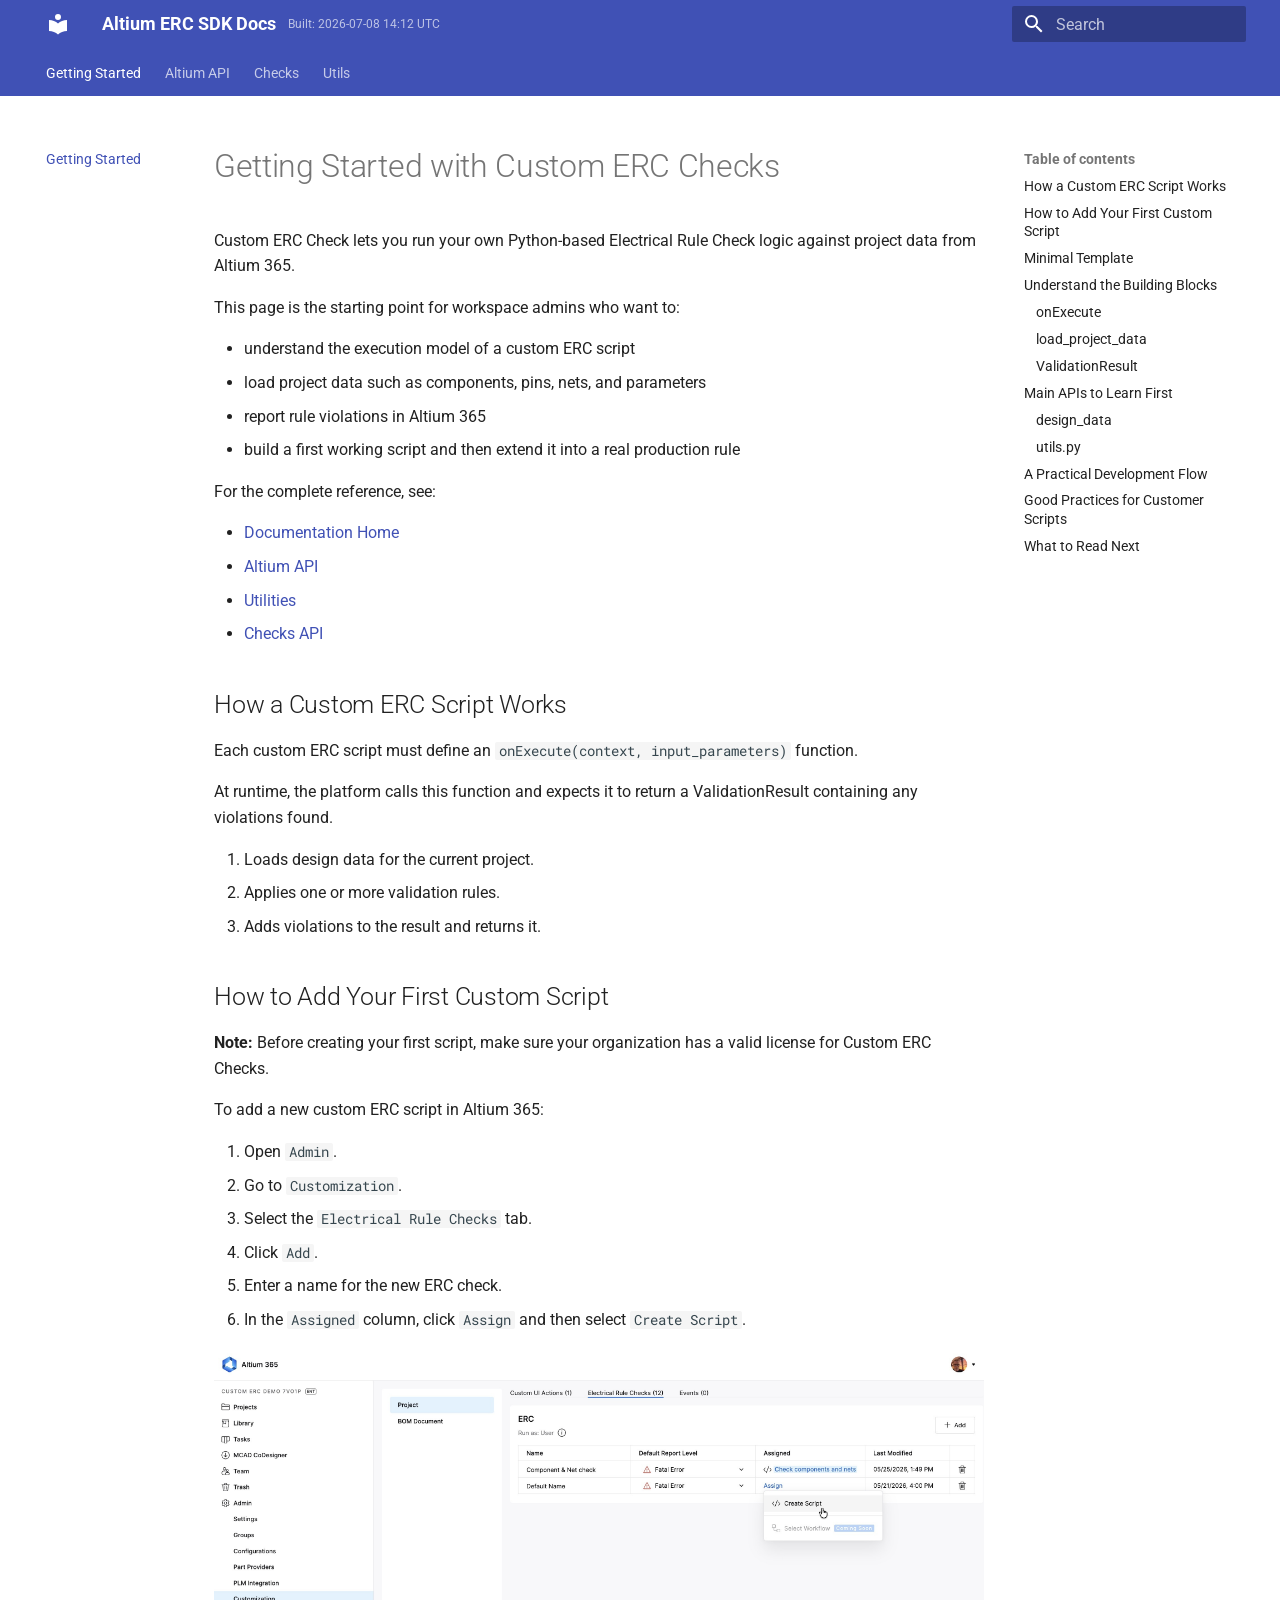
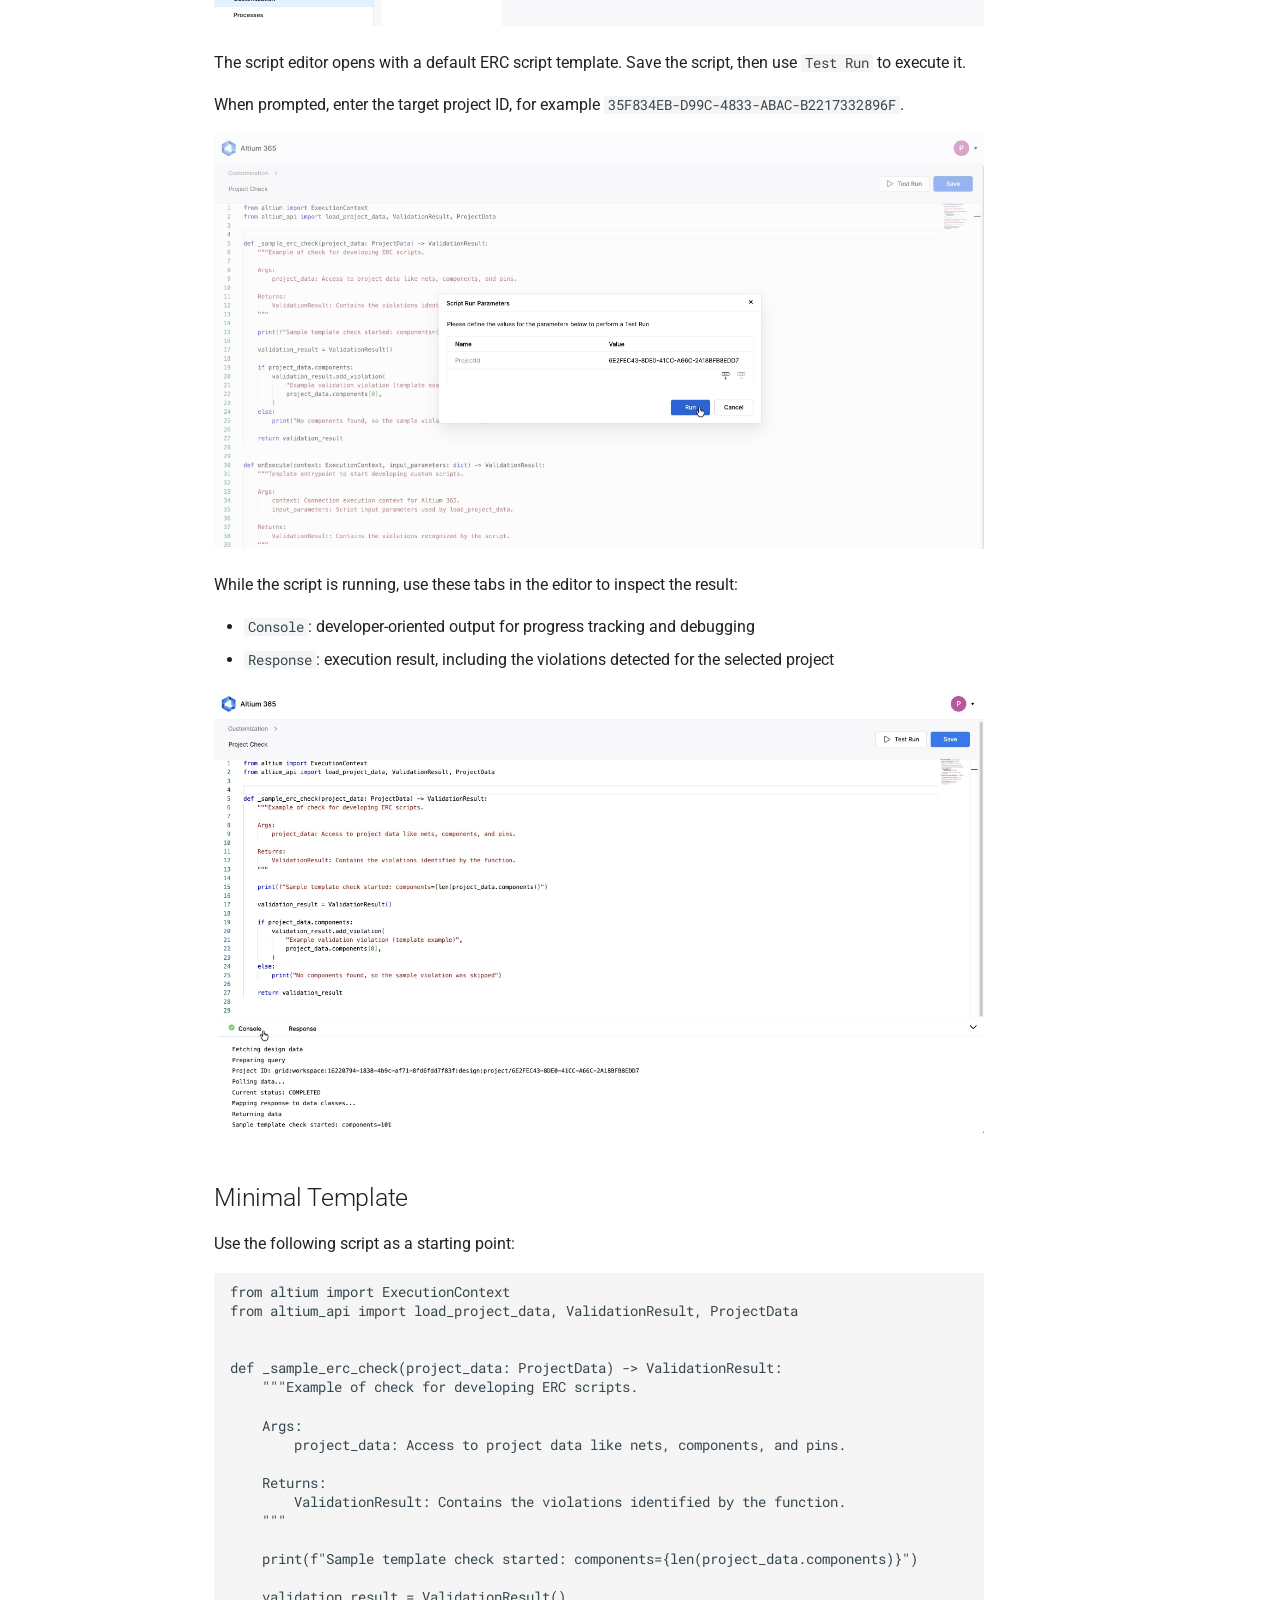
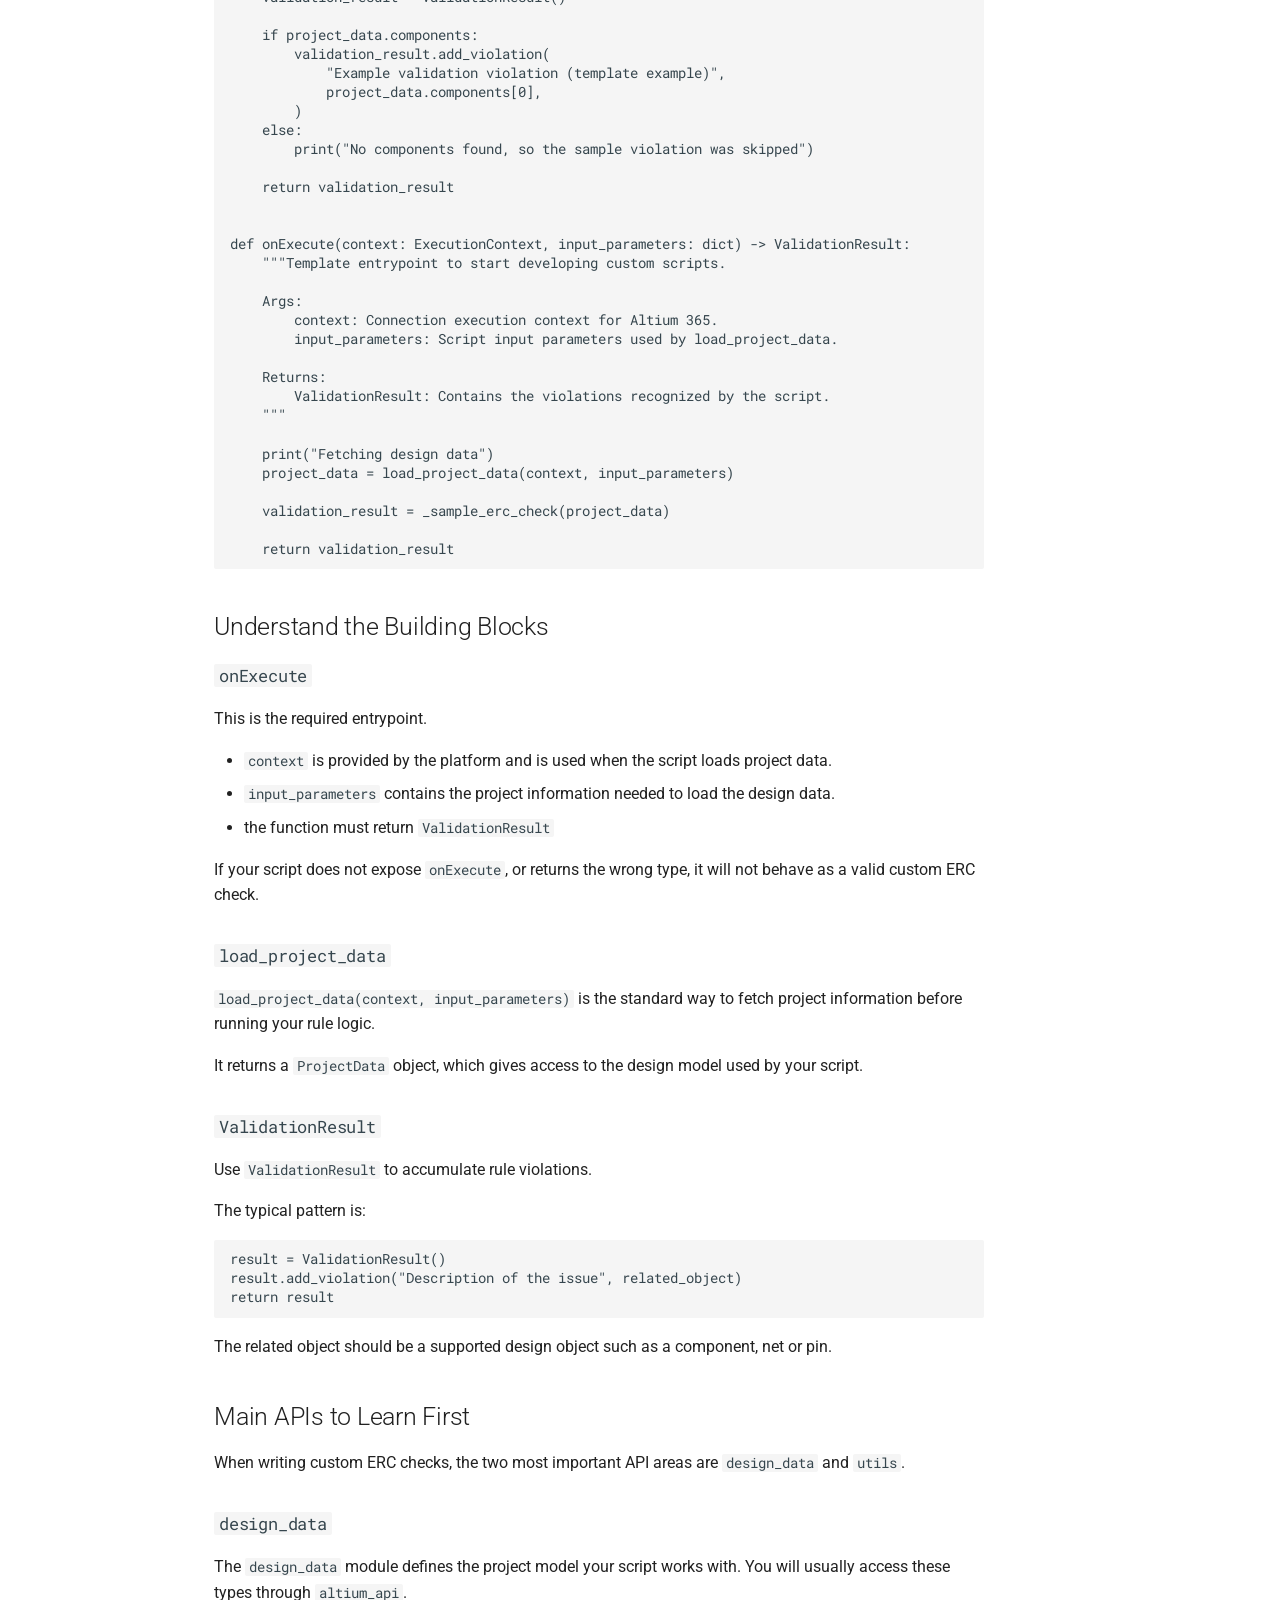
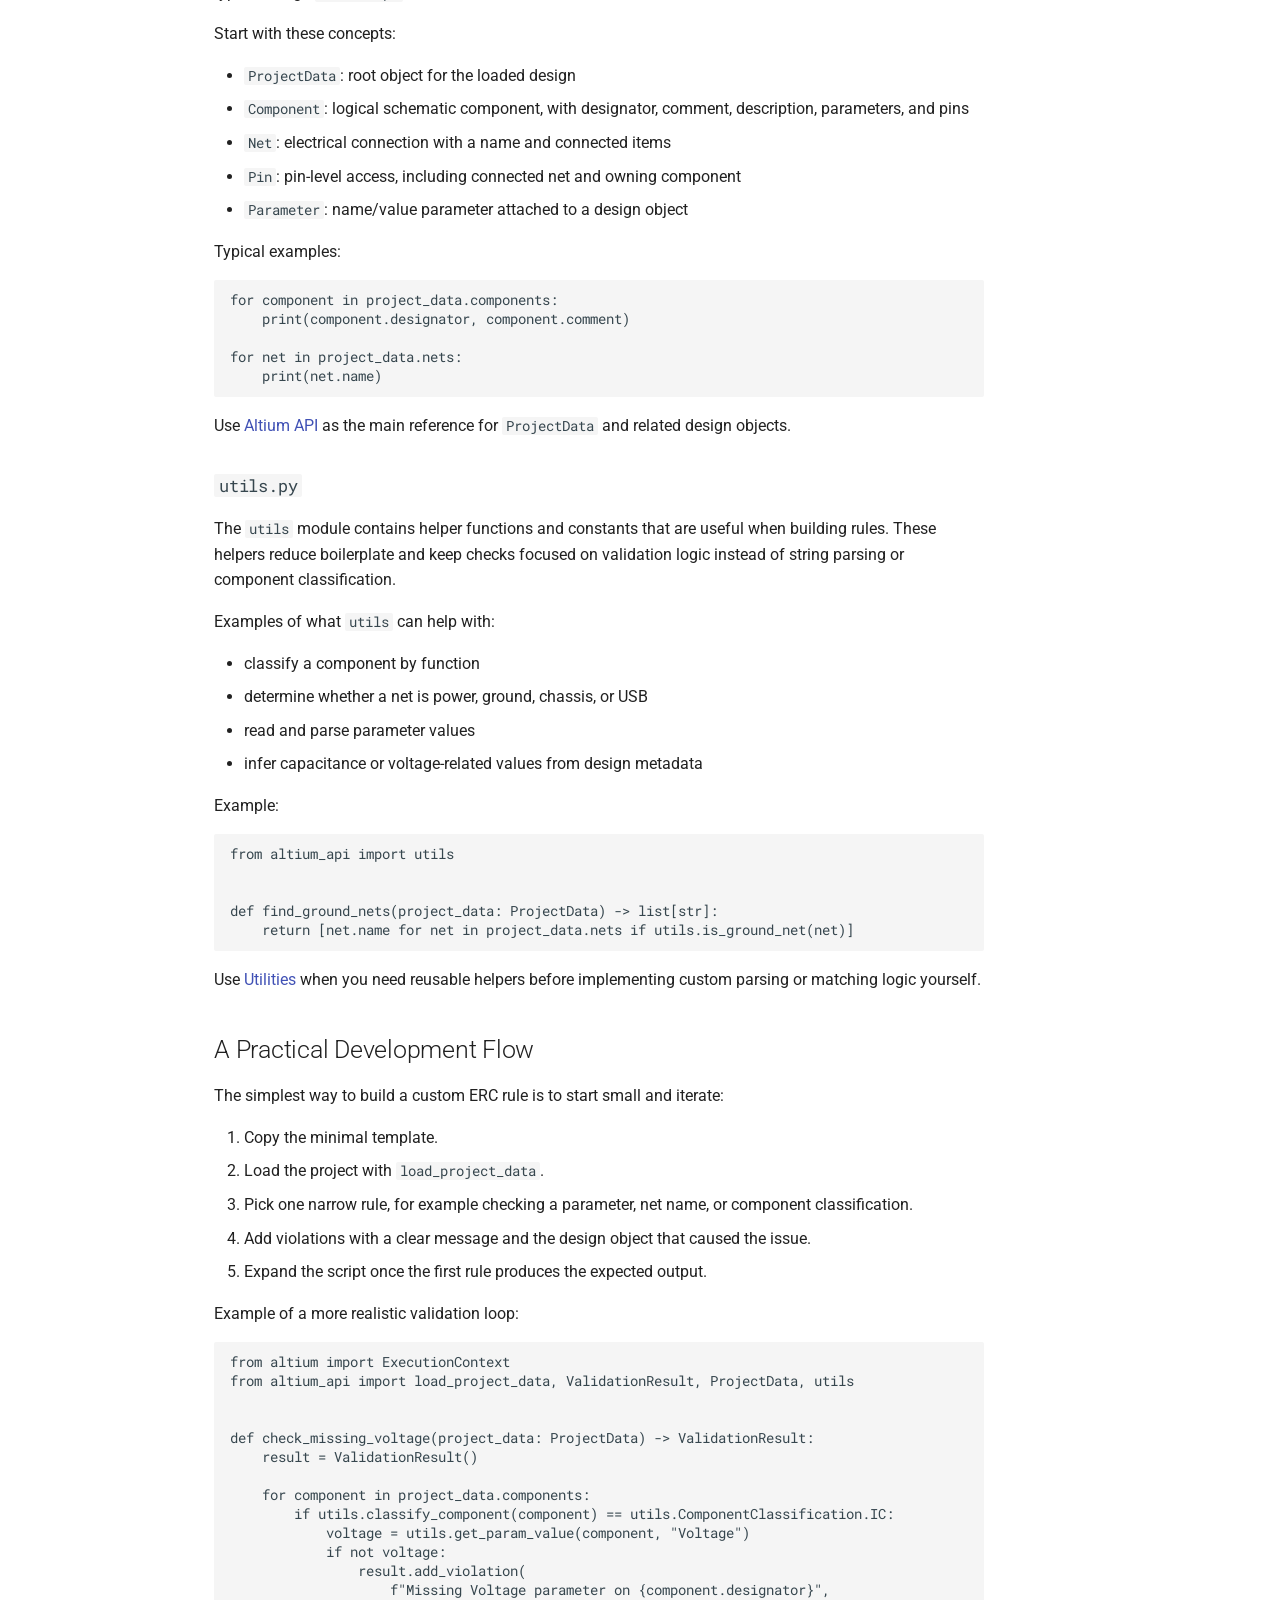
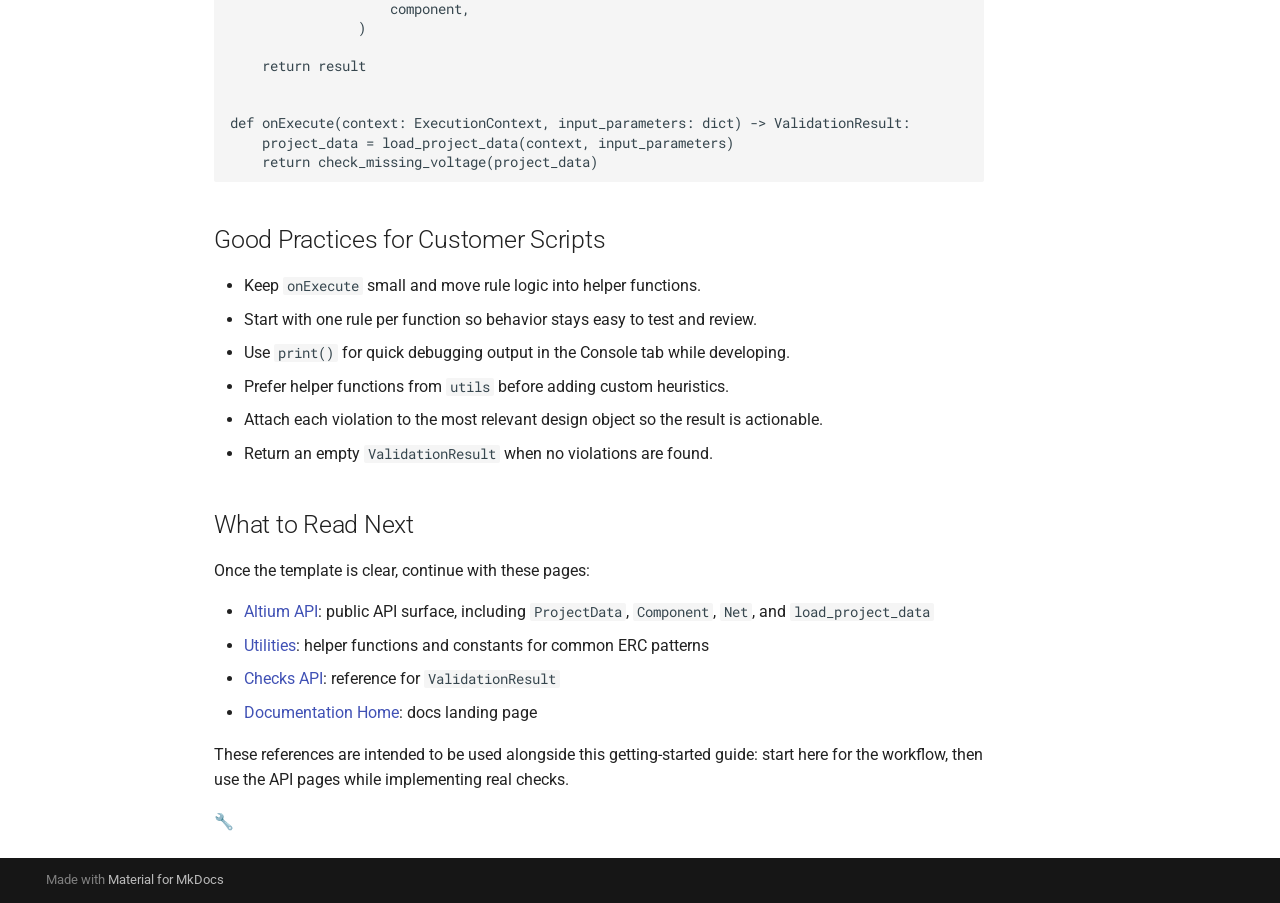
<file: docs/index.html>
<!doctype html>
<html lang="en" class="no-js">
  <head>
    
      <meta charset="utf-8">
      <meta name="viewport" content="width=device-width,initial-scale=1">
      
      
      
      
      
        <link rel="next" href="altium_api.html">
      
      
        
      
      
      <link rel="icon" href="assets/images/favicon.png">
      <meta name="generator" content="mkdocs-1.6.1, mkdocs-material-9.7.6">
    
    
      
        <title>Altium ERC SDK Docs</title>
      
    
    
      <link rel="stylesheet" href="assets/stylesheets/main.484c7ddc.min.css">
      
      


    
    
      
    
    
      
        
        
        <link rel="preconnect" href="https://fonts.gstatic.com" crossorigin>
        <link rel="stylesheet" href="https://fonts.googleapis.com/css?family=Roboto:300,300i,400,400i,700,700i%7CRoboto+Mono:400,400i,700,700i&display=fallback">
        <style>:root{--md-text-font:"Roboto";--md-code-font:"Roboto Mono"}</style>
      
    
    
      <link rel="stylesheet" href="assets/_mkdocstrings.css">
    
      <link rel="stylesheet" href="stylesheets/theme-tweak.css">
    
    <script>__md_scope=new URL(".",location),__md_hash=e=>[...e].reduce(((e,_)=>(e<<5)-e+_.charCodeAt(0)),0),__md_get=(e,_=localStorage,t=__md_scope)=>JSON.parse(_.getItem(t.pathname+"."+e)),__md_set=(e,_,t=localStorage,a=__md_scope)=>{try{t.setItem(a.pathname+"."+e,JSON.stringify(_))}catch(e){}}</script>
    
      

    
    
  </head>
  
  
    <body dir="ltr">
  
    
    <input class="md-toggle" data-md-toggle="drawer" type="checkbox" id="__drawer" autocomplete="off">
    <input class="md-toggle" data-md-toggle="search" type="checkbox" id="__search" autocomplete="off">
    <label class="md-overlay" for="__drawer"></label>
    <div data-md-component="skip">
      
        
        <a href="#getting-started-with-custom-erc-checks" class="md-skip">
          Skip to content
        </a>
      
    </div>
    <div data-md-component="announce">
      
    </div>
    
    
      

<header class="md-header" data-md-component="header">
  <nav class="md-header__inner md-grid" aria-label="Header">
    <a href="index.html" title="Altium ERC SDK Docs" class="md-header__button md-logo" aria-label="Altium ERC SDK Docs" data-md-component="logo">
      
  
  <svg xmlns="http://www.w3.org/2000/svg" viewBox="0 0 24 24"><path d="M12 8a3 3 0 0 0 3-3 3 3 0 0 0-3-3 3 3 0 0 0-3 3 3 3 0 0 0 3 3m0 3.54C9.64 9.35 6.5 8 3 8v11c3.5 0 6.64 1.35 9 3.54 2.36-2.19 5.5-3.54 9-3.54V8c-3.5 0-6.64 1.35-9 3.54"/></svg>

    </a>
    <label class="md-header__button md-icon" for="__drawer">
      
      <svg xmlns="http://www.w3.org/2000/svg" viewBox="0 0 24 24"><path d="M3 6h18v2H3zm0 5h18v2H3zm0 5h18v2H3z"/></svg>
    </label>
    <div class="md-header__title" data-md-component="header-title">
      <div class="md-header__ellipsis">
        <div class="md-header__topic">
          <span class="md-ellipsis">
            Altium ERC SDK Docs
          </span>
        </div>
        <div class="md-header__topic" data-md-component="header-topic">
          <span class="md-ellipsis">
            
              Getting Started
            
          </span>
        </div>
      </div>
    </div>
    
    
      <script>var palette=__md_get("__palette");if(palette&&palette.color){if("(prefers-color-scheme)"===palette.color.media){var media=matchMedia("(prefers-color-scheme: light)"),input=document.querySelector(media.matches?"[data-md-color-media='(prefers-color-scheme: light)']":"[data-md-color-media='(prefers-color-scheme: dark)']");palette.color.media=input.getAttribute("data-md-color-media"),palette.color.scheme=input.getAttribute("data-md-color-scheme"),palette.color.primary=input.getAttribute("data-md-color-primary"),palette.color.accent=input.getAttribute("data-md-color-accent")}for(var[key,value]of Object.entries(palette.color))document.body.setAttribute("data-md-color-"+key,value)}</script>
    
    
    
      
      
        <label class="md-header__button md-icon" for="__search">
          
          <svg xmlns="http://www.w3.org/2000/svg" viewBox="0 0 24 24"><path d="M9.5 3A6.5 6.5 0 0 1 16 9.5c0 1.61-.59 3.09-1.56 4.23l.27.27h.79l5 5-1.5 1.5-5-5v-.79l-.27-.27A6.52 6.52 0 0 1 9.5 16 6.5 6.5 0 0 1 3 9.5 6.5 6.5 0 0 1 9.5 3m0 2C7 5 5 7 5 9.5S7 14 9.5 14 14 12 14 9.5 12 5 9.5 5"/></svg>
        </label>
        <div class="md-search" data-md-component="search" role="dialog">
  <label class="md-search__overlay" for="__search"></label>
  <div class="md-search__inner" role="search">
    <form class="md-search__form" name="search">
      <input type="text" class="md-search__input" name="query" aria-label="Search" placeholder="Search" autocapitalize="off" autocorrect="off" autocomplete="off" spellcheck="false" data-md-component="search-query" required>
      <label class="md-search__icon md-icon" for="__search">
        
        <svg xmlns="http://www.w3.org/2000/svg" viewBox="0 0 24 24"><path d="M9.5 3A6.5 6.5 0 0 1 16 9.5c0 1.61-.59 3.09-1.56 4.23l.27.27h.79l5 5-1.5 1.5-5-5v-.79l-.27-.27A6.52 6.52 0 0 1 9.5 16 6.5 6.5 0 0 1 3 9.5 6.5 6.5 0 0 1 9.5 3m0 2C7 5 5 7 5 9.5S7 14 9.5 14 14 12 14 9.5 12 5 9.5 5"/></svg>
        
        <svg xmlns="http://www.w3.org/2000/svg" viewBox="0 0 24 24"><path d="M20 11v2H8l5.5 5.5-1.42 1.42L4.16 12l7.92-7.92L13.5 5.5 8 11z"/></svg>
      </label>
      <nav class="md-search__options" aria-label="Search">
        
        <button type="reset" class="md-search__icon md-icon" title="Clear" aria-label="Clear" tabindex="-1">
          
          <svg xmlns="http://www.w3.org/2000/svg" viewBox="0 0 24 24"><path d="M19 6.41 17.59 5 12 10.59 6.41 5 5 6.41 10.59 12 5 17.59 6.41 19 12 13.41 17.59 19 19 17.59 13.41 12z"/></svg>
        </button>
      </nav>
      
    </form>
    <div class="md-search__output">
      <div class="md-search__scrollwrap" tabindex="0" data-md-scrollfix>
        <div class="md-search-result" data-md-component="search-result">
          <div class="md-search-result__meta">
            Initializing search
          </div>
          <ol class="md-search-result__list" role="presentation"></ol>
        </div>
      </div>
    </div>
  </div>
</div>
      
    
    
  </nav>
  
</header>
    
    <div class="md-container" data-md-component="container">
      
      
        
          
            
<nav class="md-tabs" aria-label="Tabs" data-md-component="tabs">
  <div class="md-grid">
    <ul class="md-tabs__list">
      
        
  
  
  
    
  
  
    <li class="md-tabs__item md-tabs__item--active">
      <a href="index.html" class="md-tabs__link">
        
  
  
    
  
  Getting Started

      </a>
    </li>
  

      
        
  
  
  
  
    <li class="md-tabs__item">
      <a href="altium_api.html" class="md-tabs__link">
        
  
  
    
  
  Altium API

      </a>
    </li>
  

      
        
  
  
  
  
    <li class="md-tabs__item">
      <a href="checks.html" class="md-tabs__link">
        
  
  
    
  
  Checks

      </a>
    </li>
  

      
        
  
  
  
  
    <li class="md-tabs__item">
      <a href="utils.html" class="md-tabs__link">
        
  
  
    
  
  Utils

      </a>
    </li>
  

      
    </ul>
  </div>
</nav>
          
        
      
      <main class="md-main" data-md-component="main">
        <div class="md-main__inner md-grid">
          
            
              
              <div class="md-sidebar md-sidebar--primary" data-md-component="sidebar" data-md-type="navigation" >
                <div class="md-sidebar__scrollwrap">
                  <div class="md-sidebar__inner">
                    


  


<nav class="md-nav md-nav--primary md-nav--lifted" aria-label="Navigation" data-md-level="0">
  <label class="md-nav__title" for="__drawer">
    <a href="index.html" title="Altium ERC SDK Docs" class="md-nav__button md-logo" aria-label="Altium ERC SDK Docs" data-md-component="logo">
      
  
  <svg xmlns="http://www.w3.org/2000/svg" viewBox="0 0 24 24"><path d="M12 8a3 3 0 0 0 3-3 3 3 0 0 0-3-3 3 3 0 0 0-3 3 3 3 0 0 0 3 3m0 3.54C9.64 9.35 6.5 8 3 8v11c3.5 0 6.64 1.35 9 3.54 2.36-2.19 5.5-3.54 9-3.54V8c-3.5 0-6.64 1.35-9 3.54"/></svg>

    </a>
    Altium ERC SDK Docs
  </label>
  
  <ul class="md-nav__list" data-md-scrollfix>
    
      
      
  
  
    
  
  
  
    <li class="md-nav__item md-nav__item--active">
      
      <input class="md-nav__toggle md-toggle" type="checkbox" id="__toc">
      
      
        
      
      
        <label class="md-nav__link md-nav__link--active" for="__toc">
          
  
  
  <span class="md-ellipsis">
    
  
    Getting Started
  

    
  </span>
  
  

          <span class="md-nav__icon md-icon"></span>
        </label>
      
      <a href="index.html" class="md-nav__link md-nav__link--active">
        
  
  
  <span class="md-ellipsis">
    
  
    Getting Started
  

    
  </span>
  
  

      </a>
      
        

<nav class="md-nav md-nav--secondary" aria-label="Table of contents">
  
  
  
    
  
  
    <label class="md-nav__title" for="__toc">
      <span class="md-nav__icon md-icon"></span>
      Table of contents
    </label>
    <ul class="md-nav__list" data-md-component="toc" data-md-scrollfix>
      
        <li class="md-nav__item">
  <a href="#how-a-custom-erc-script-works" class="md-nav__link">
    <span class="md-ellipsis">
      
        How a Custom ERC Script Works
      
    </span>
  </a>
  
</li>
      
        <li class="md-nav__item">
  <a href="#how-to-add-your-first-custom-script" class="md-nav__link">
    <span class="md-ellipsis">
      
        How to Add Your First Custom Script
      
    </span>
  </a>
  
</li>
      
        <li class="md-nav__item">
  <a href="#minimal-template" class="md-nav__link">
    <span class="md-ellipsis">
      
        Minimal Template
      
    </span>
  </a>
  
</li>
      
        <li class="md-nav__item">
  <a href="#understand-the-building-blocks" class="md-nav__link">
    <span class="md-ellipsis">
      
        Understand the Building Blocks
      
    </span>
  </a>
  
    <nav class="md-nav" aria-label="Understand the Building Blocks">
      <ul class="md-nav__list">
        
          <li class="md-nav__item">
  <a href="#onexecute" class="md-nav__link">
    <span class="md-ellipsis">
      
        onExecute
      
    </span>
  </a>
  
</li>
        
          <li class="md-nav__item">
  <a href="#load_project_data" class="md-nav__link">
    <span class="md-ellipsis">
      
        load_project_data
      
    </span>
  </a>
  
</li>
        
          <li class="md-nav__item">
  <a href="#validationresult" class="md-nav__link">
    <span class="md-ellipsis">
      
        ValidationResult
      
    </span>
  </a>
  
</li>
        
      </ul>
    </nav>
  
</li>
      
        <li class="md-nav__item">
  <a href="#main-apis-to-learn-first" class="md-nav__link">
    <span class="md-ellipsis">
      
        Main APIs to Learn First
      
    </span>
  </a>
  
    <nav class="md-nav" aria-label="Main APIs to Learn First">
      <ul class="md-nav__list">
        
          <li class="md-nav__item">
  <a href="#design_data" class="md-nav__link">
    <span class="md-ellipsis">
      
        design_data
      
    </span>
  </a>
  
</li>
        
          <li class="md-nav__item">
  <a href="#utilspy" class="md-nav__link">
    <span class="md-ellipsis">
      
        utils.py
      
    </span>
  </a>
  
</li>
        
      </ul>
    </nav>
  
</li>
      
        <li class="md-nav__item">
  <a href="#a-practical-development-flow" class="md-nav__link">
    <span class="md-ellipsis">
      
        A Practical Development Flow
      
    </span>
  </a>
  
</li>
      
        <li class="md-nav__item">
  <a href="#good-practices-for-customer-scripts" class="md-nav__link">
    <span class="md-ellipsis">
      
        Good Practices for Customer Scripts
      
    </span>
  </a>
  
</li>
      
        <li class="md-nav__item">
  <a href="#what-to-read-next" class="md-nav__link">
    <span class="md-ellipsis">
      
        What to Read Next
      
    </span>
  </a>
  
</li>
      
    </ul>
  
</nav>
      
    </li>
  

    
      
      
  
  
  
  
    <li class="md-nav__item">
      <a href="altium_api.html" class="md-nav__link">
        
  
  
  <span class="md-ellipsis">
    
  
    Altium API
  

    
  </span>
  
  

      </a>
    </li>
  

    
      
      
  
  
  
  
    <li class="md-nav__item">
      <a href="checks.html" class="md-nav__link">
        
  
  
  <span class="md-ellipsis">
    
  
    Checks
  

    
  </span>
  
  

      </a>
    </li>
  

    
      
      
  
  
  
  
    <li class="md-nav__item">
      <a href="utils.html" class="md-nav__link">
        
  
  
  <span class="md-ellipsis">
    
  
    Utils
  

    
  </span>
  
  

      </a>
    </li>
  

    
  </ul>
</nav>
                  </div>
                </div>
              </div>
            
            
              
              <div class="md-sidebar md-sidebar--secondary" data-md-component="sidebar" data-md-type="toc" >
                <div class="md-sidebar__scrollwrap">
                  <div class="md-sidebar__inner">
                    

<nav class="md-nav md-nav--secondary" aria-label="Table of contents">
  
  
  
    
  
  
    <label class="md-nav__title" for="__toc">
      <span class="md-nav__icon md-icon"></span>
      Table of contents
    </label>
    <ul class="md-nav__list" data-md-component="toc" data-md-scrollfix>
      
        <li class="md-nav__item">
  <a href="#how-a-custom-erc-script-works" class="md-nav__link">
    <span class="md-ellipsis">
      
        How a Custom ERC Script Works
      
    </span>
  </a>
  
</li>
      
        <li class="md-nav__item">
  <a href="#how-to-add-your-first-custom-script" class="md-nav__link">
    <span class="md-ellipsis">
      
        How to Add Your First Custom Script
      
    </span>
  </a>
  
</li>
      
        <li class="md-nav__item">
  <a href="#minimal-template" class="md-nav__link">
    <span class="md-ellipsis">
      
        Minimal Template
      
    </span>
  </a>
  
</li>
      
        <li class="md-nav__item">
  <a href="#understand-the-building-blocks" class="md-nav__link">
    <span class="md-ellipsis">
      
        Understand the Building Blocks
      
    </span>
  </a>
  
    <nav class="md-nav" aria-label="Understand the Building Blocks">
      <ul class="md-nav__list">
        
          <li class="md-nav__item">
  <a href="#onexecute" class="md-nav__link">
    <span class="md-ellipsis">
      
        onExecute
      
    </span>
  </a>
  
</li>
        
          <li class="md-nav__item">
  <a href="#load_project_data" class="md-nav__link">
    <span class="md-ellipsis">
      
        load_project_data
      
    </span>
  </a>
  
</li>
        
          <li class="md-nav__item">
  <a href="#validationresult" class="md-nav__link">
    <span class="md-ellipsis">
      
        ValidationResult
      
    </span>
  </a>
  
</li>
        
      </ul>
    </nav>
  
</li>
      
        <li class="md-nav__item">
  <a href="#main-apis-to-learn-first" class="md-nav__link">
    <span class="md-ellipsis">
      
        Main APIs to Learn First
      
    </span>
  </a>
  
    <nav class="md-nav" aria-label="Main APIs to Learn First">
      <ul class="md-nav__list">
        
          <li class="md-nav__item">
  <a href="#design_data" class="md-nav__link">
    <span class="md-ellipsis">
      
        design_data
      
    </span>
  </a>
  
</li>
        
          <li class="md-nav__item">
  <a href="#utilspy" class="md-nav__link">
    <span class="md-ellipsis">
      
        utils.py
      
    </span>
  </a>
  
</li>
        
      </ul>
    </nav>
  
</li>
      
        <li class="md-nav__item">
  <a href="#a-practical-development-flow" class="md-nav__link">
    <span class="md-ellipsis">
      
        A Practical Development Flow
      
    </span>
  </a>
  
</li>
      
        <li class="md-nav__item">
  <a href="#good-practices-for-customer-scripts" class="md-nav__link">
    <span class="md-ellipsis">
      
        Good Practices for Customer Scripts
      
    </span>
  </a>
  
</li>
      
        <li class="md-nav__item">
  <a href="#what-to-read-next" class="md-nav__link">
    <span class="md-ellipsis">
      
        What to Read Next
      
    </span>
  </a>
  
</li>
      
    </ul>
  
</nav>
                  </div>
                </div>
              </div>
            
          
          
            <div class="md-content" data-md-component="content">
              
              <article class="md-content__inner md-typeset">
                
                  



<h1 id="getting-started-with-custom-erc-checks">Getting Started with Custom ERC Checks</h1>
<p>Custom ERC Check lets you run your own Python-based Electrical Rule Check logic against project data from Altium 365.</p>
<p>This page is the starting point for workspace admins who want to:</p>
<ul>
<li>understand the execution model of a custom ERC script</li>
<li>load project data such as components, pins, nets, and parameters</li>
<li>report rule violations in Altium 365</li>
<li>build a first working script and then extend it into a real production rule</li>
</ul>
<p>For the complete reference, see:</p>
<ul>
<li><a href="index.html">Documentation Home</a></li>
<li><a href="altium_api.html">Altium API</a></li>
<li><a href="utils.html">Utilities</a></li>
<li><a href="checks.html">Checks API</a></li>
</ul>
<h2 id="how-a-custom-erc-script-works">How a Custom ERC Script Works</h2>
<p>Each custom ERC script must define an <code>onExecute(context, input_parameters)</code> function.</p>
<p>At runtime, the platform calls this function and expects it to return a ValidationResult containing any violations found.</p>
<ol>
<li>Loads design data for the current project.</li>
<li>Applies one or more validation rules.</li>
<li>Adds violations to the result and returns it.</li>
</ol>
<h2 id="how-to-add-your-first-custom-script">How to Add Your First Custom Script</h2>
<p><strong>Note:</strong> Before creating your first script, make sure your organization has a valid license for Custom ERC Checks.</p>
<p>To add a new custom ERC script in Altium 365:</p>
<ol>
<li>Open <code>Admin</code>.</li>
<li>Go to <code>Customization</code>.</li>
<li>Select the <code>Electrical Rule Checks</code> tab.</li>
<li>Click <code>Add</code>.</li>
<li>Enter a name for the new ERC check.</li>
<li>In the <code>Assigned</code> column, click <code>Assign</code> and then select <code>Create Script</code>.</li>
</ol>
<p><a href="images/screenshot-1.jpg"><img alt="Custom ERC check creation dialog" src="images/screenshot-1.jpg" /></a></p>
<p>The script editor opens with a default ERC script template. Save the script, then use <code>Test Run</code> to execute it.</p>
<p>When prompted, enter the target project ID, for example <code>35F834EB-D99C-4833-ABAC-B2217332896F</code>.</p>
<p><a href="images/screenshot-2.jpg"><img alt="Test Run project prompt" src="images/screenshot-2.jpg" /></a></p>
<p>While the script is running, use these tabs in the editor to inspect the result:</p>
<ul>
<li><code>Console</code>: developer-oriented output for progress tracking and debugging</li>
<li><code>Response</code>: execution result, including the violations detected for the selected project</li>
</ul>
<p><a href="images/screenshot-3.jpg"><img alt="Console and Response tabs in Test Run output" src="images/screenshot-3.jpg" /></a></p>
<h2 id="minimal-template">Minimal Template</h2>
<p>Use the following script as a starting point:</p>
<pre><code class="language-python">from altium import ExecutionContext
from altium_api import load_project_data, ValidationResult, ProjectData


def _sample_erc_check(project_data: ProjectData) -&gt; ValidationResult:
    &quot;&quot;&quot;Example of check for developing ERC scripts.

    Args:
        project_data: Access to project data like nets, components, and pins.

    Returns:
        ValidationResult: Contains the violations identified by the function.
    &quot;&quot;&quot;

    print(f&quot;Sample template check started: components={len(project_data.components)}&quot;)

    validation_result = ValidationResult()

    if project_data.components:
        validation_result.add_violation(
            &quot;Example validation violation (template example)&quot;,
            project_data.components[0],
        )
    else:
        print(&quot;No components found, so the sample violation was skipped&quot;)

    return validation_result


def onExecute(context: ExecutionContext, input_parameters: dict) -&gt; ValidationResult:
    &quot;&quot;&quot;Template entrypoint to start developing custom scripts.

    Args:
        context: Connection execution context for Altium 365.
        input_parameters: Script input parameters used by load_project_data.

    Returns:
        ValidationResult: Contains the violations recognized by the script.
    &quot;&quot;&quot;

    print(&quot;Fetching design data&quot;)
    project_data = load_project_data(context, input_parameters)

    validation_result = _sample_erc_check(project_data)

    return validation_result
</code></pre>
<h2 id="understand-the-building-blocks">Understand the Building Blocks</h2>
<h3 id="onexecute"><code>onExecute</code></h3>
<p>This is the required entrypoint.</p>
<ul>
<li><code>context</code> is provided by the platform and is used when the script loads project data.</li>
<li><code>input_parameters</code> contains the project information needed to load the design data.</li>
<li>the function must return <code>ValidationResult</code></li>
</ul>
<p>If your script does not expose <code>onExecute</code>, or returns the wrong type, it will not behave as a valid custom ERC check.</p>
<h3 id="load_project_data"><code>load_project_data</code></h3>
<p><code>load_project_data(context, input_parameters)</code> is the standard way to fetch project information before running your rule logic.</p>
<p>It returns a <code>ProjectData</code> object, which gives access to the design model used by your script.</p>
<h3 id="validationresult"><code>ValidationResult</code></h3>
<p>Use <code>ValidationResult</code> to accumulate rule violations.</p>
<p>The typical pattern is:</p>
<pre><code class="language-python">result = ValidationResult()
result.add_violation(&quot;Description of the issue&quot;, related_object)
return result
</code></pre>
<p>The related object should be a supported design object such as a component, net or pin.</p>
<h2 id="main-apis-to-learn-first">Main APIs to Learn First</h2>
<p>When writing custom ERC checks, the two most important API areas are <code>design_data</code> and <code>utils</code>.</p>
<h3 id="design_data"><code>design_data</code></h3>
<p>The <code>design_data</code> module defines the project model your script works with. You will usually access these types through <code>altium_api</code>.</p>
<p>Start with these concepts:</p>
<ul>
<li><code>ProjectData</code>: root object for the loaded design</li>
<li><code>Component</code>: logical schematic component, with designator, comment, description, parameters, and pins</li>
<li><code>Net</code>: electrical connection with a name and connected items</li>
<li><code>Pin</code>: pin-level access, including connected net and owning component</li>
<li><code>Parameter</code>: name/value parameter attached to a design object</li>
</ul>
<p>Typical examples:</p>
<pre><code class="language-python">for component in project_data.components:
    print(component.designator, component.comment)

for net in project_data.nets:
    print(net.name)
</code></pre>
<p>Use <a href="altium_api.html">Altium API</a> as the main reference for <code>ProjectData</code> and related design objects.</p>
<h3 id="utilspy"><code>utils.py</code></h3>
<p>The <code>utils</code> module contains helper functions and constants that are useful when building rules. These helpers reduce boilerplate and keep checks focused on validation logic instead of string parsing or component classification.</p>
<p>Examples of what <code>utils</code> can help with:</p>
<ul>
<li>classify a component by function</li>
<li>determine whether a net is power, ground, chassis, or USB</li>
<li>read and parse parameter values</li>
<li>infer capacitance or voltage-related values from design metadata</li>
</ul>
<p>Example:</p>
<pre><code class="language-python">from altium_api import utils


def find_ground_nets(project_data: ProjectData) -&gt; list[str]:
    return [net.name for net in project_data.nets if utils.is_ground_net(net)]
</code></pre>
<p>Use <a href="utils.html">Utilities</a> when you need reusable helpers before implementing custom parsing or matching logic yourself.</p>
<h2 id="a-practical-development-flow">A Practical Development Flow</h2>
<p>The simplest way to build a custom ERC rule is to start small and iterate:</p>
<ol>
<li>Copy the minimal template.</li>
<li>Load the project with <code>load_project_data</code>.</li>
<li>Pick one narrow rule, for example checking a parameter, net name, or component classification.</li>
<li>Add violations with a clear message and the design object that caused the issue.</li>
<li>Expand the script once the first rule produces the expected output.</li>
</ol>
<p>Example of a more realistic validation loop:</p>
<pre><code class="language-python">from altium import ExecutionContext
from altium_api import load_project_data, ValidationResult, ProjectData, utils


def check_missing_voltage(project_data: ProjectData) -&gt; ValidationResult:
    result = ValidationResult()

    for component in project_data.components:
        if utils.classify_component(component) == utils.ComponentClassification.IC:
            voltage = utils.get_param_value(component, &quot;Voltage&quot;)
            if not voltage:
                result.add_violation(
                    f&quot;Missing Voltage parameter on {component.designator}&quot;,
                    component,
                )

    return result


def onExecute(context: ExecutionContext, input_parameters: dict) -&gt; ValidationResult:
    project_data = load_project_data(context, input_parameters)
    return check_missing_voltage(project_data)
</code></pre>
<h2 id="good-practices-for-customer-scripts">Good Practices for Customer Scripts</h2>
<ul>
<li>Keep <code>onExecute</code> small and move rule logic into helper functions.</li>
<li>Start with one rule per function so behavior stays easy to test and review.</li>
<li>Use <code>print()</code> for quick debugging output in the Console tab while developing.</li>
<li>Prefer helper functions from <code>utils</code> before adding custom heuristics.</li>
<li>Attach each violation to the most relevant design object so the result is actionable.</li>
<li>Return an empty <code>ValidationResult</code> when no violations are found.</li>
</ul>
<h2 id="what-to-read-next">What to Read Next</h2>
<p>Once the template is clear, continue with these pages:</p>
<ul>
<li><a href="altium_api.html">Altium API</a>: public API surface, including <code>ProjectData</code>, <code>Component</code>, <code>Net</code>, and <code>load_project_data</code></li>
<li><a href="utils.html">Utilities</a>: helper functions and constants for common ERC patterns</li>
<li><a href="checks.html">Checks API</a>: reference for <code>ValidationResult</code></li>
<li><a href="index.html">Documentation Home</a>: docs landing page</li>
</ul>
<p>These references are intended to be used alongside this getting-started guide: start here for the workflow, then use the API pages while implementing real checks.</p>
<p>🔧</p>












                
              </article>
            </div>
          
          
<script>var target=document.getElementById(location.hash.slice(1));target&&target.name&&(target.checked=target.name.startsWith("__tabbed_"))</script>
        </div>
        
      </main>
      
        <footer class="md-footer">
  
  <div class="md-footer-meta md-typeset">
    <div class="md-footer-meta__inner md-grid">
      <div class="md-copyright">
  
  
    Made with
    <a href="https://squidfunk.github.io/mkdocs-material/" target="_blank" rel="noopener">
      Material for MkDocs
    </a>
  
</div>
      
    </div>
  </div>
</footer>
      
    </div>
    <div class="md-dialog" data-md-component="dialog">
      <div class="md-dialog__inner md-typeset"></div>
    </div>
    
    
    
      
      
      <script id="__config" type="application/json">{"annotate": null, "base": ".", "features": ["navigation.sections", "navigation.expand", "navigation.tabs"], "search": "assets/javascripts/workers/search.2c215733.min.js", "tags": null, "translations": {"clipboard.copied": "Copied to clipboard", "clipboard.copy": "Copy to clipboard", "search.result.more.one": "1 more on this page", "search.result.more.other": "# more on this page", "search.result.none": "No matching documents", "search.result.one": "1 matching document", "search.result.other": "# matching documents", "search.result.placeholder": "Type to start searching", "search.result.term.missing": "Missing", "select.version": "Select version"}, "version": null}</script>
    
    
  
      <script src="assets/javascripts/bundle.79ae519e.min.js"></script>
      
    
  <script>
    document.addEventListener('DOMContentLoaded', function () {
      document.querySelectorAll('.md-header__topic').forEach(function (topic) {
        var span = document.createElement('span');
        span.className = 'md-header-build-date';
        span.textContent = 'Built: 2026-07-08 14:12 UTC';
        topic.appendChild(span);
      });
    });
  </script>

  </body>
</html>
</file>
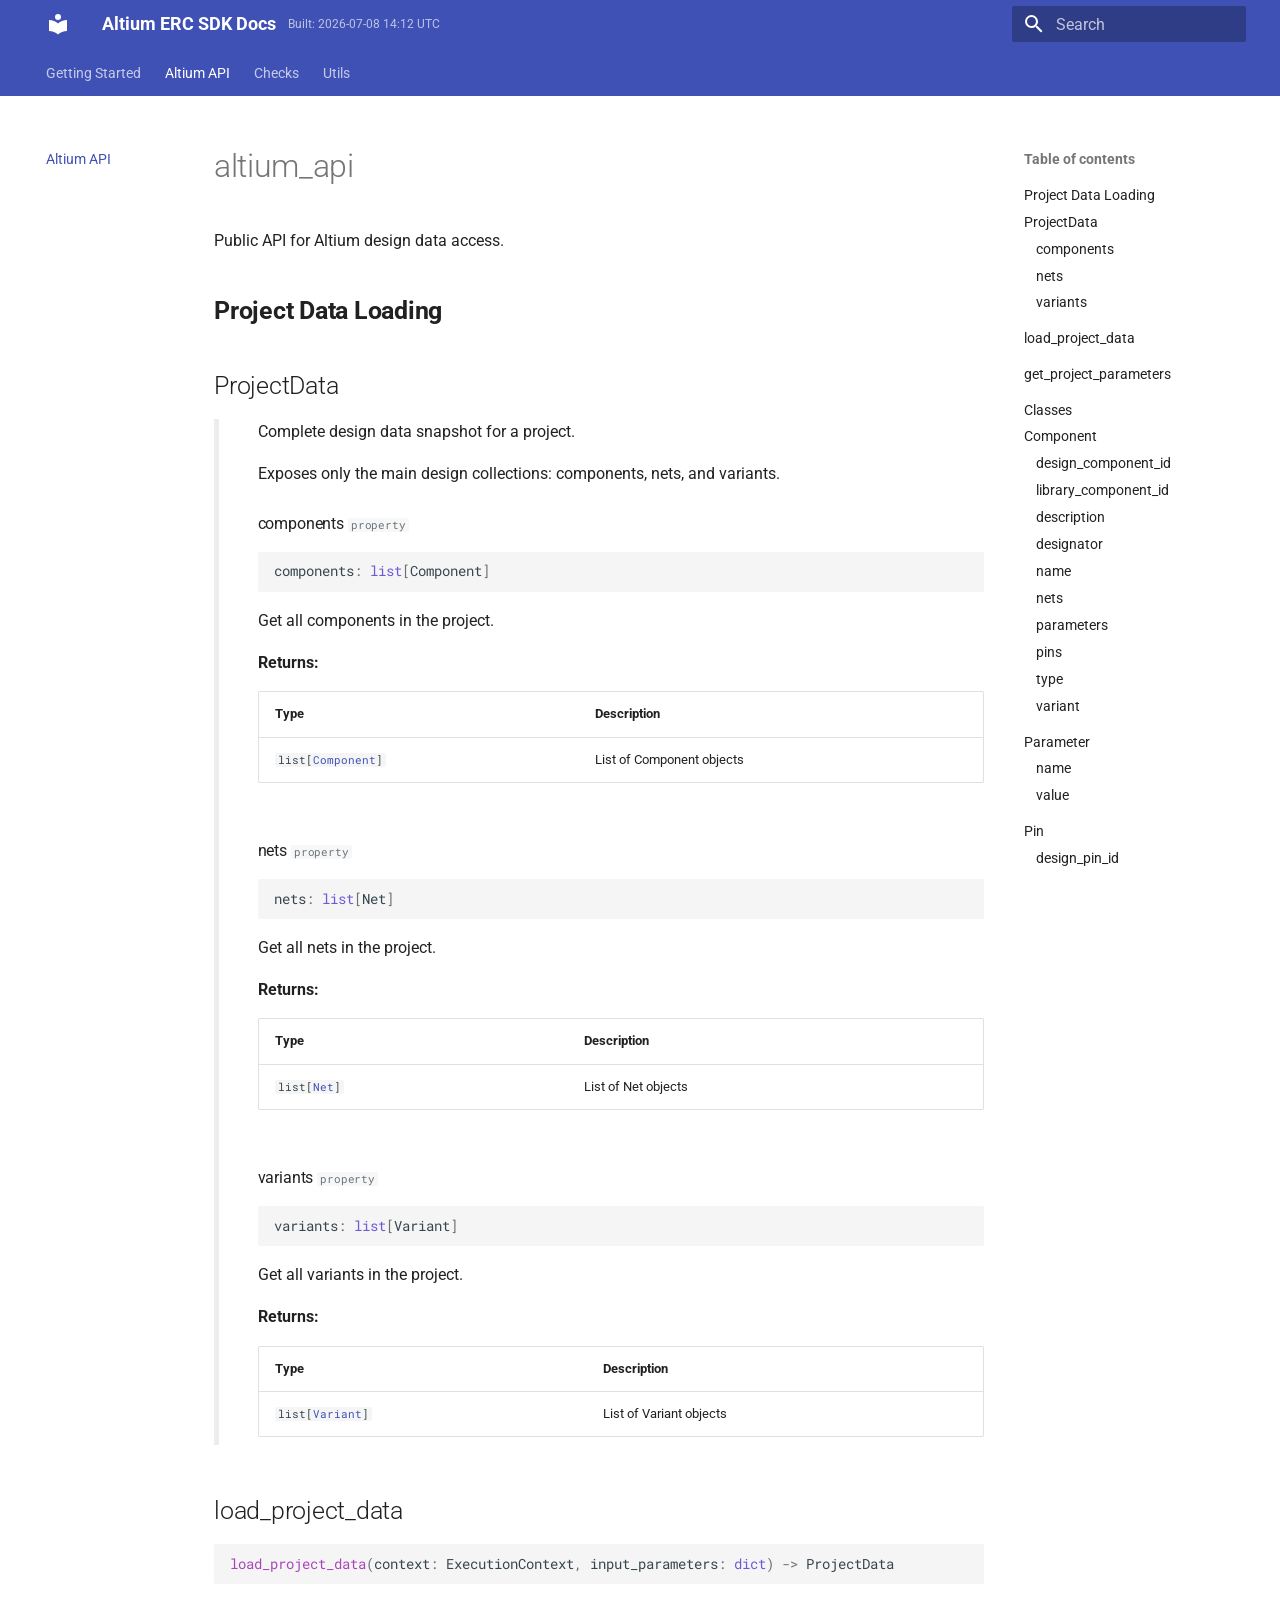
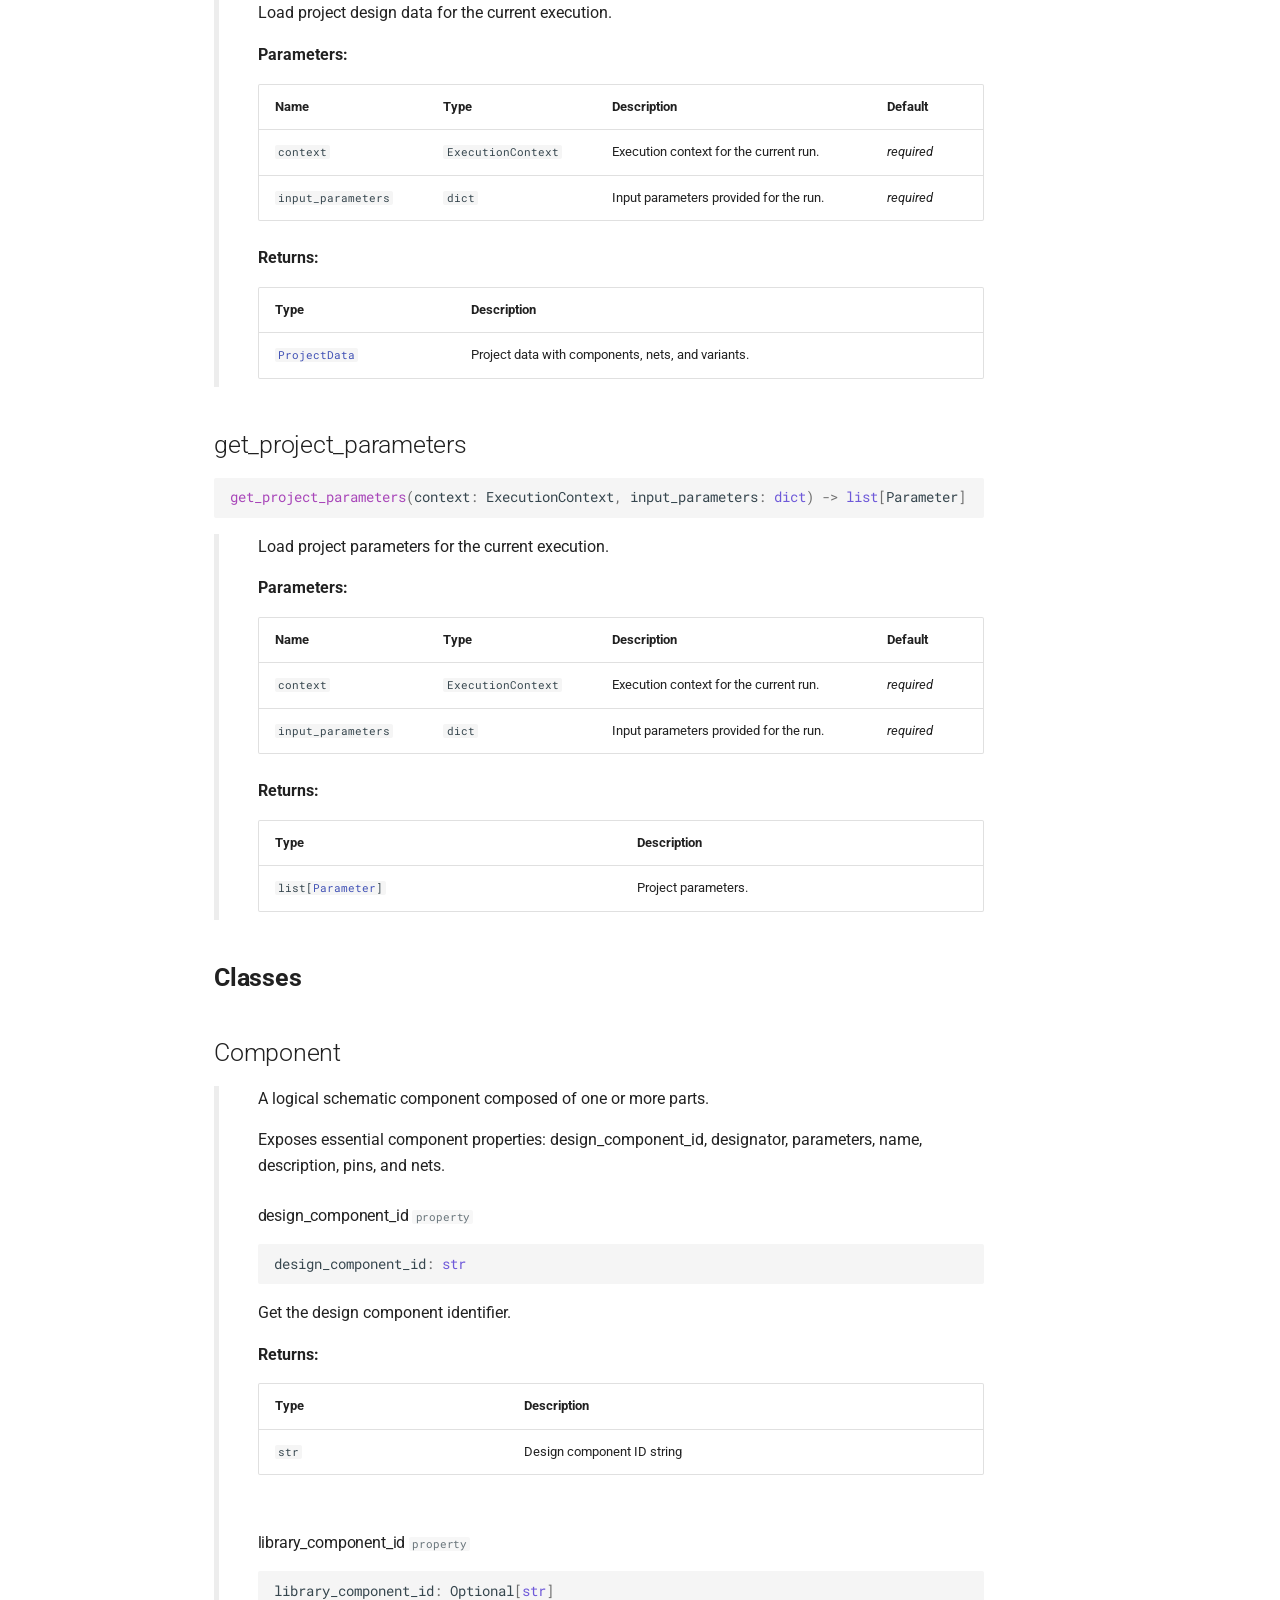
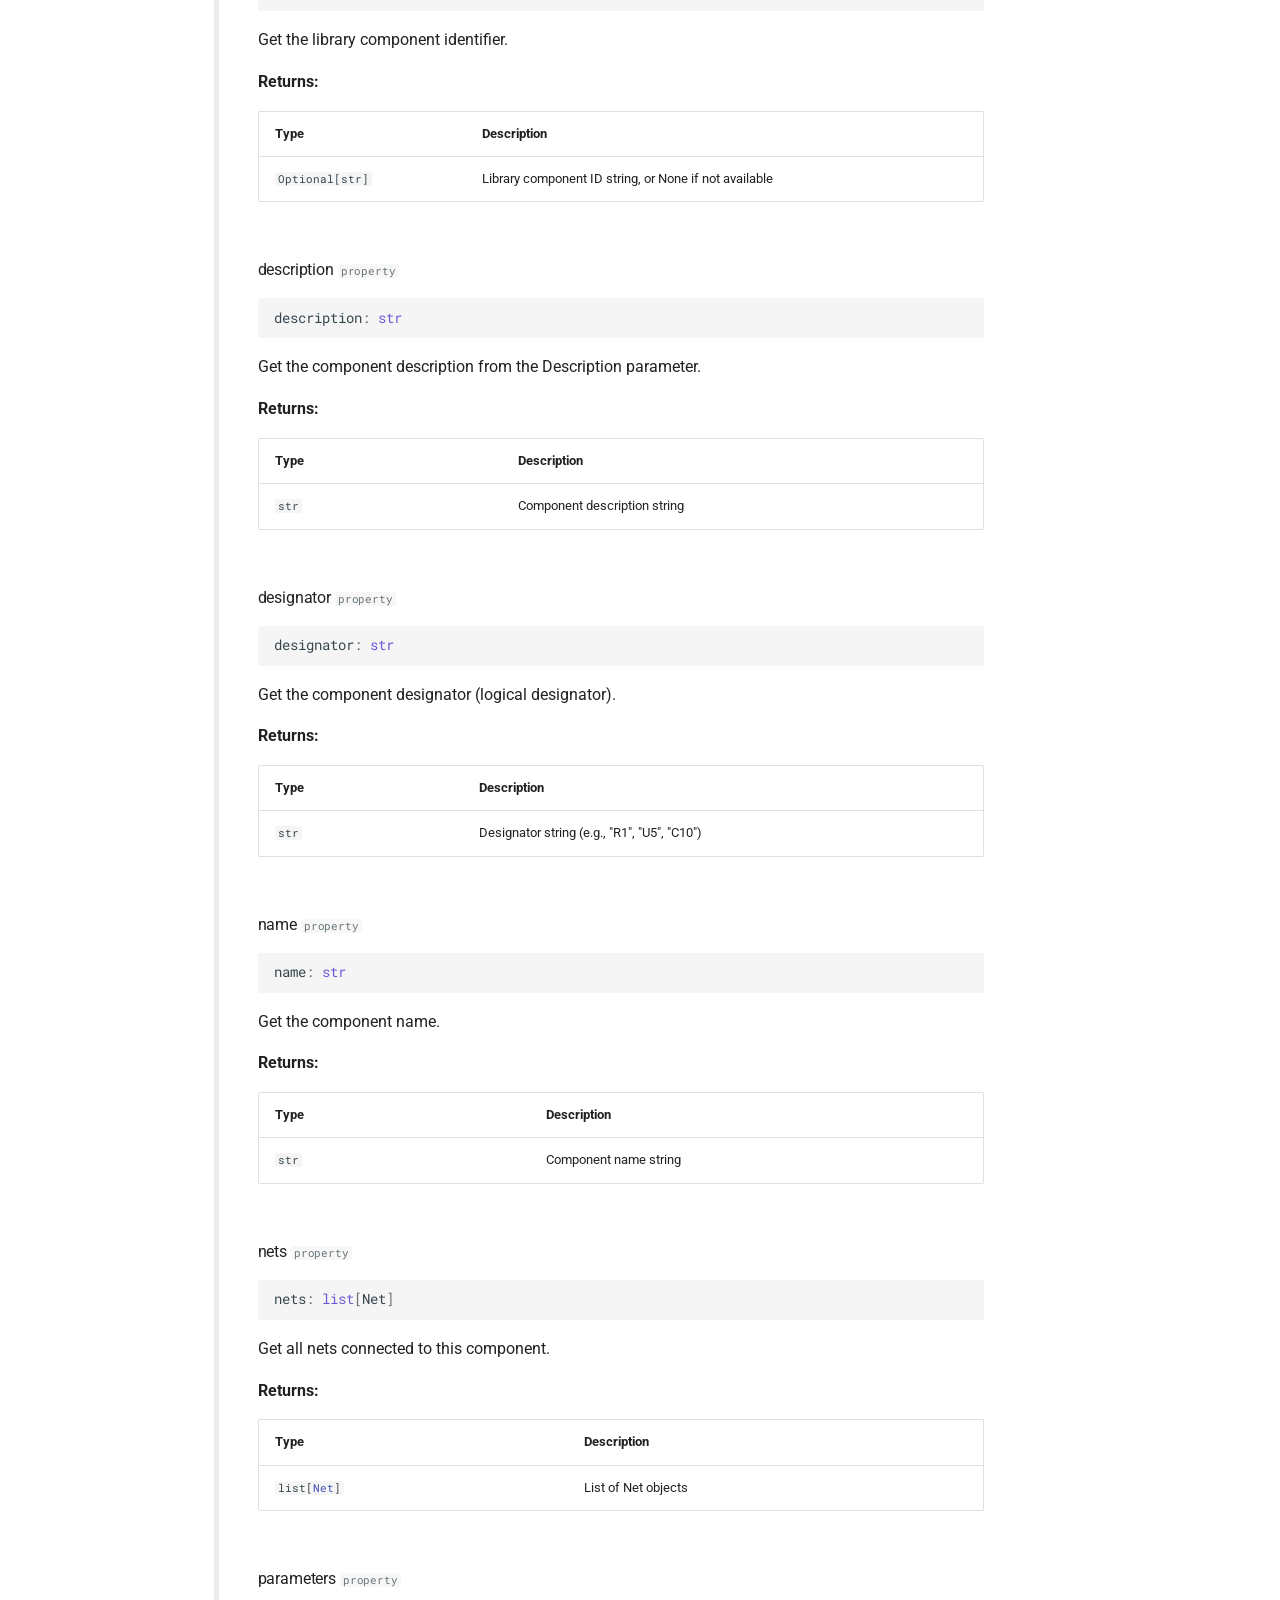
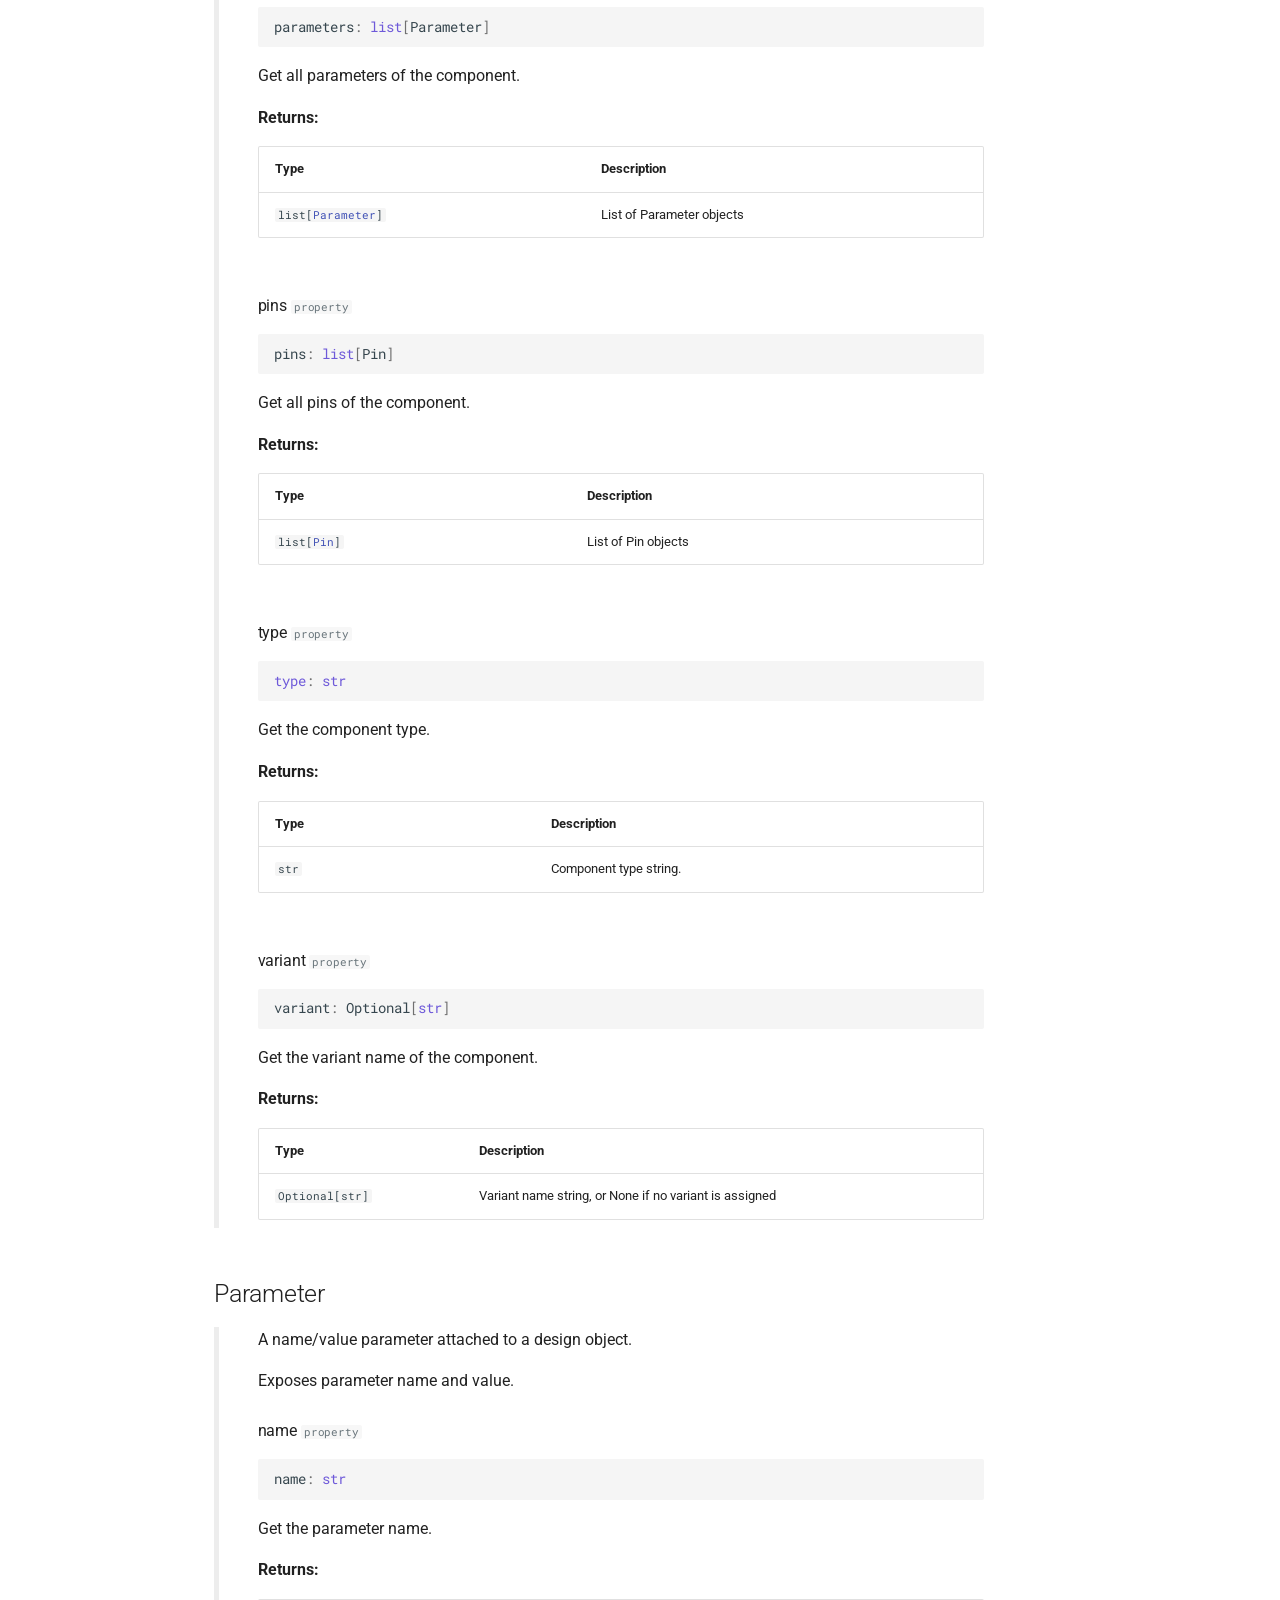
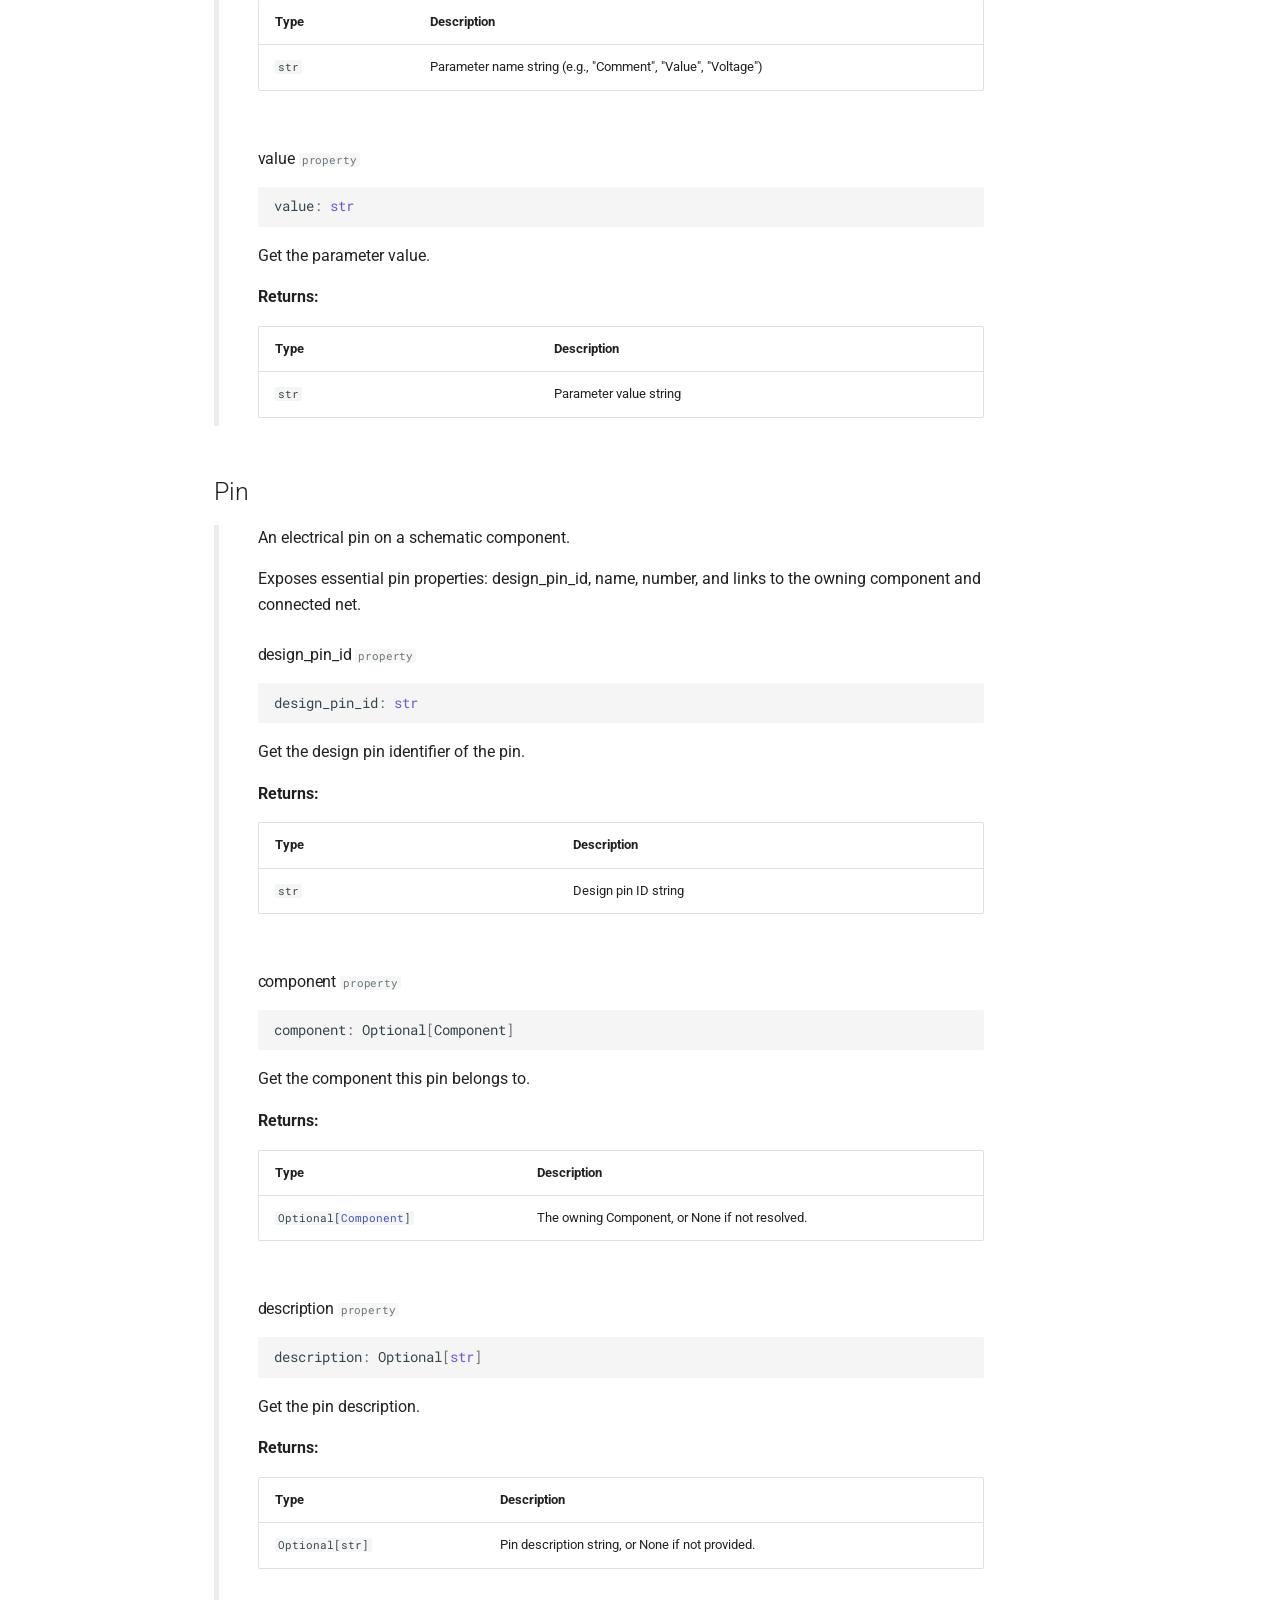
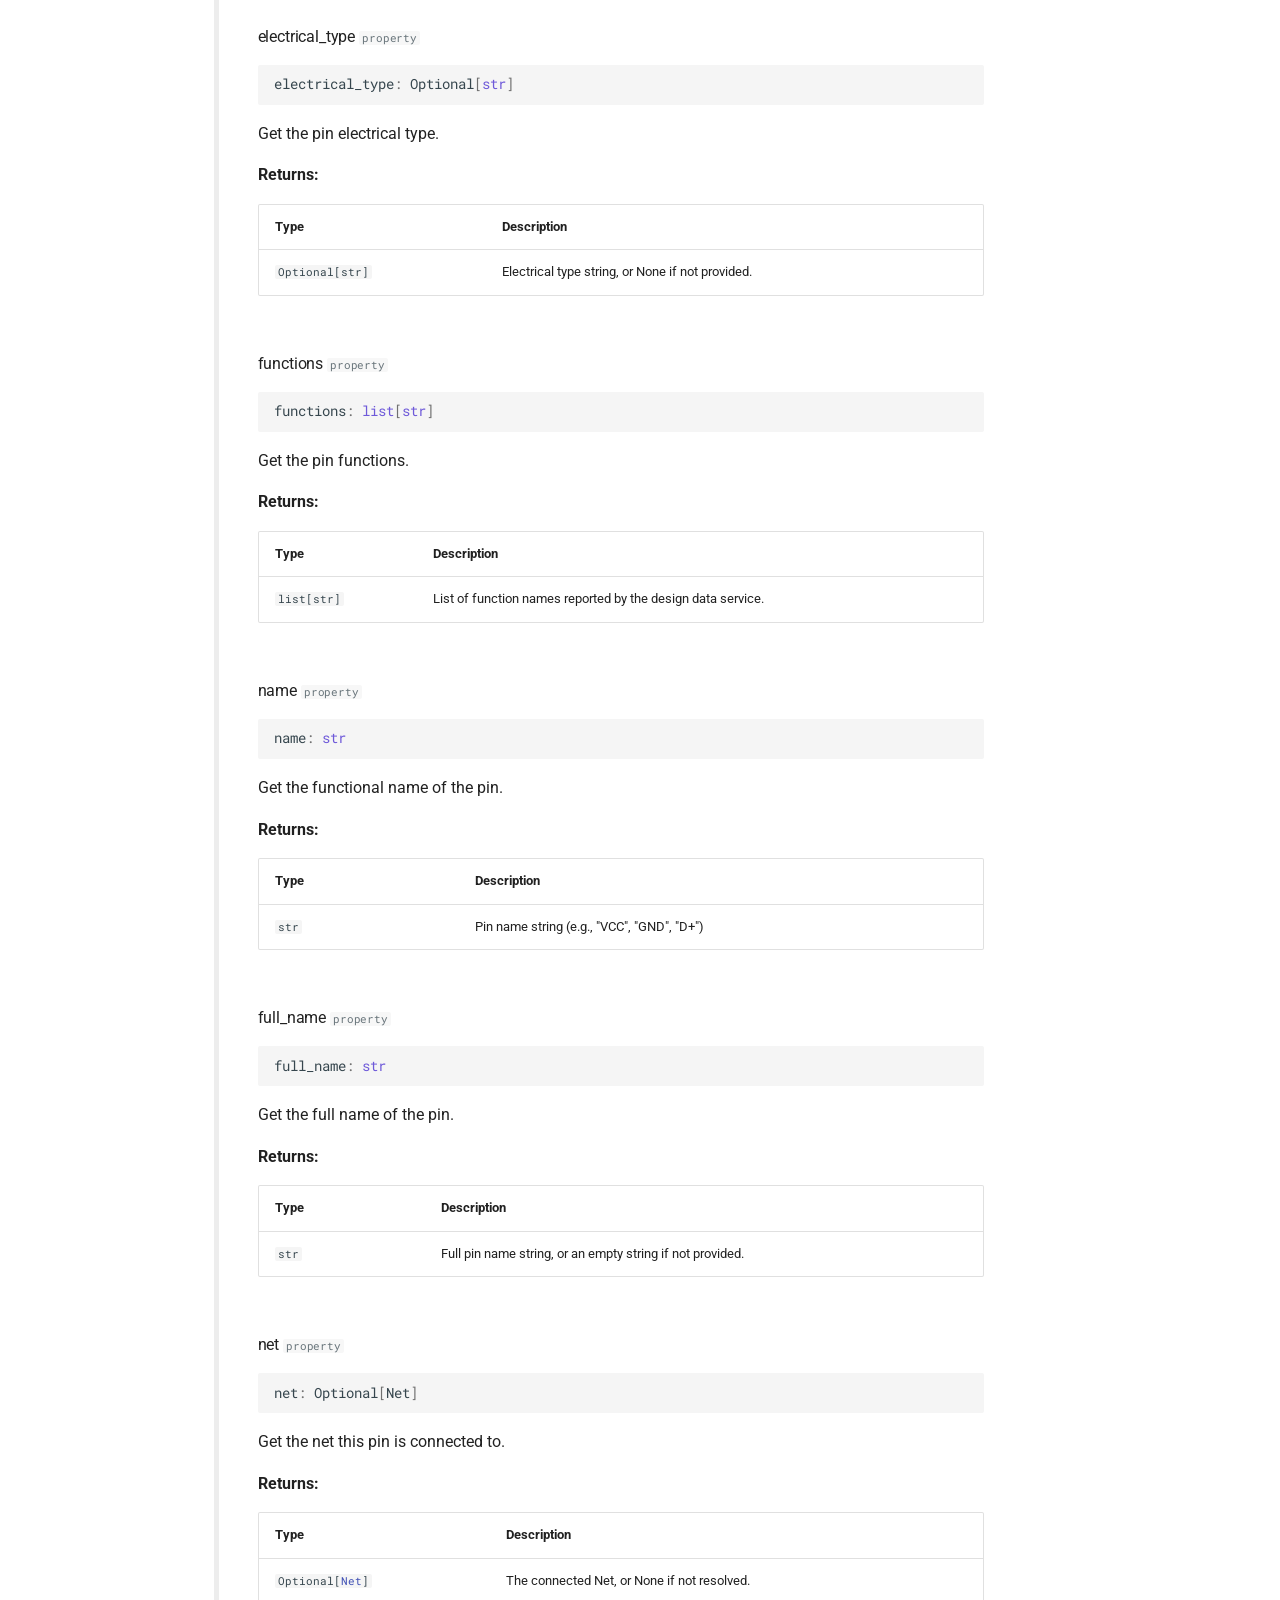
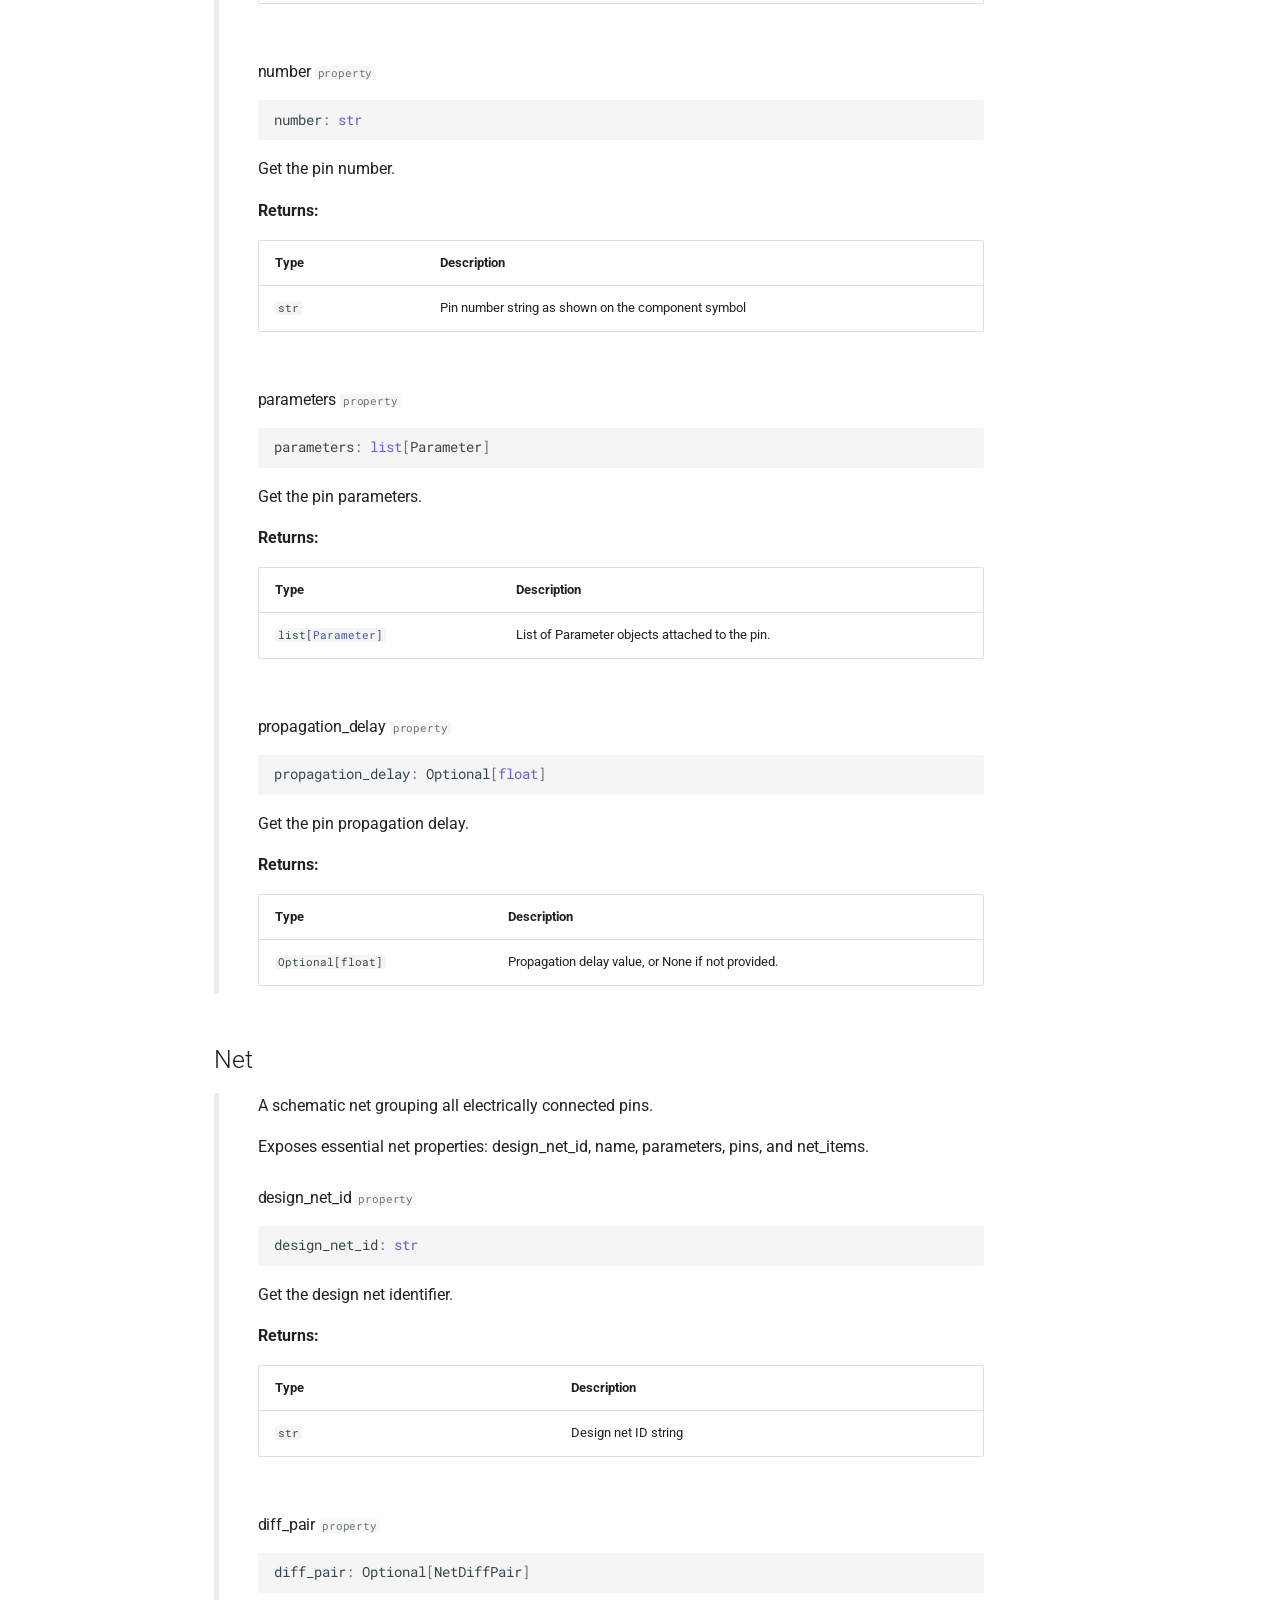
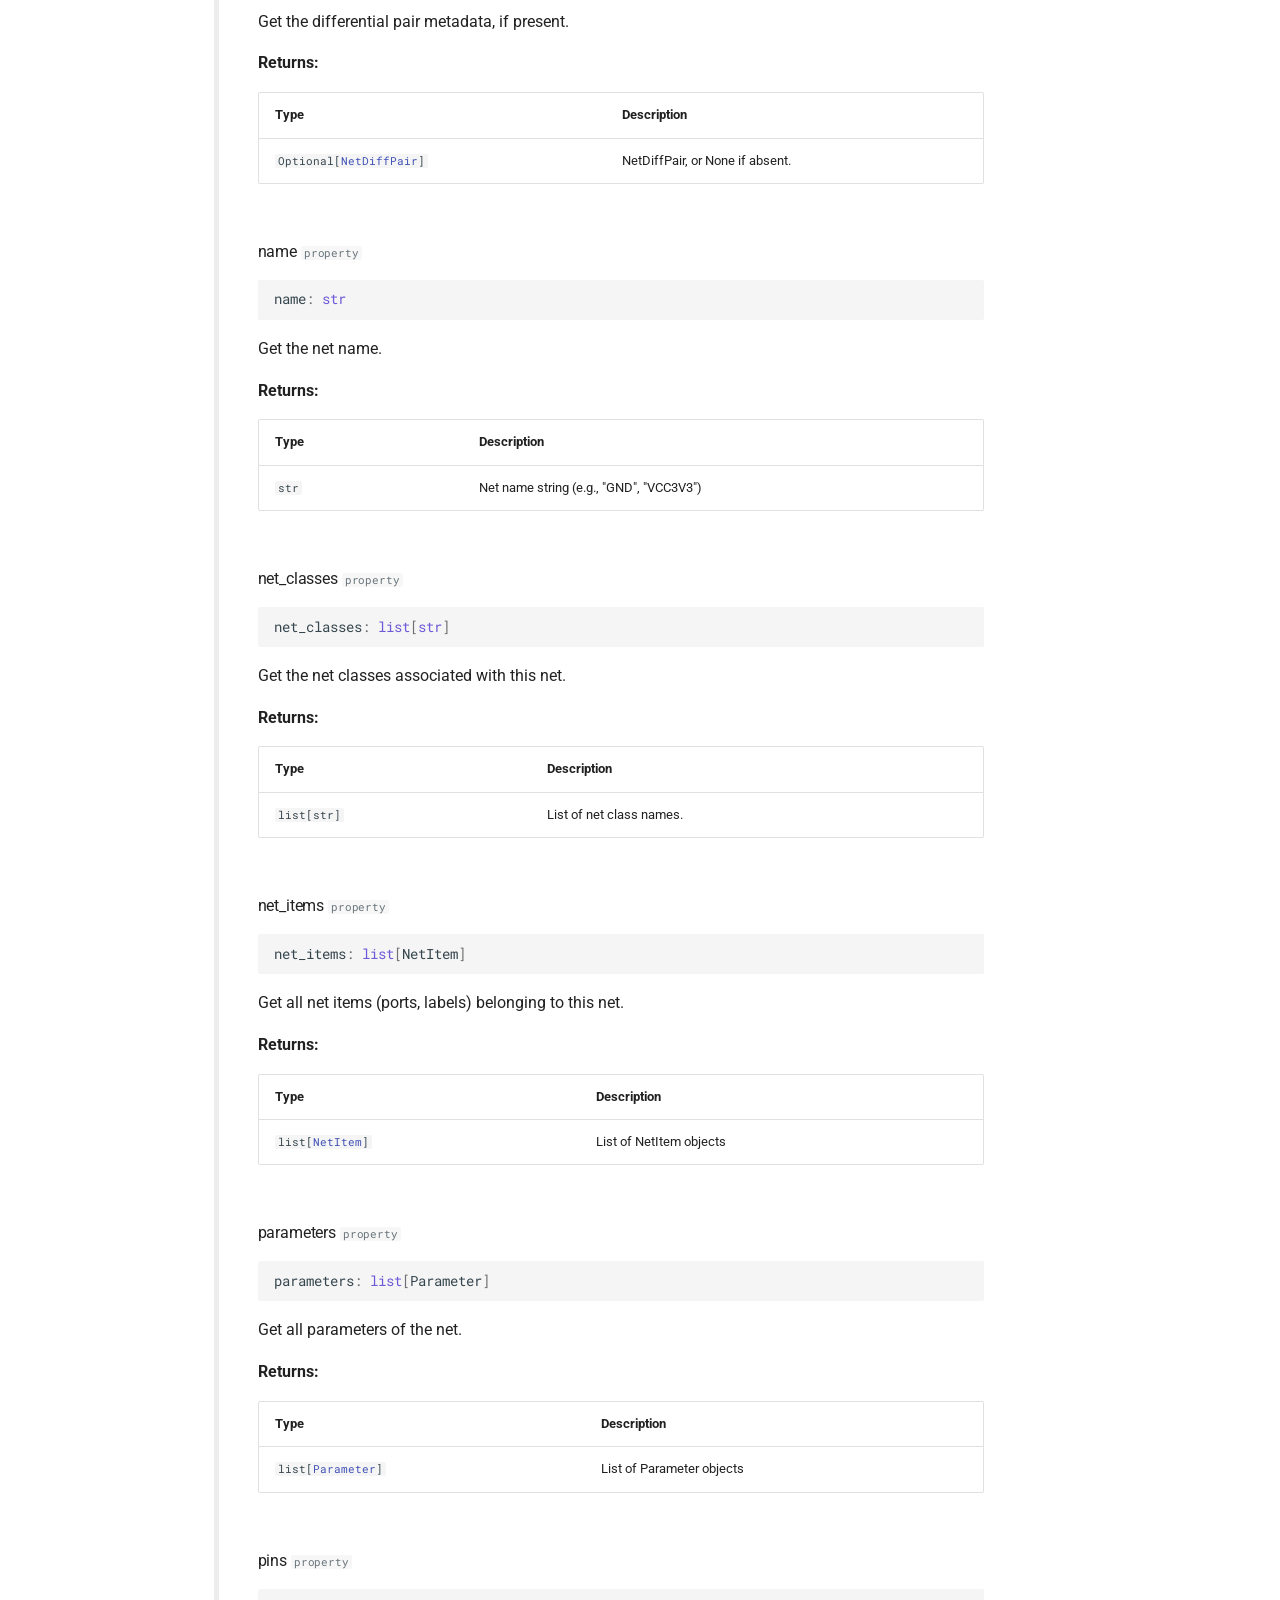
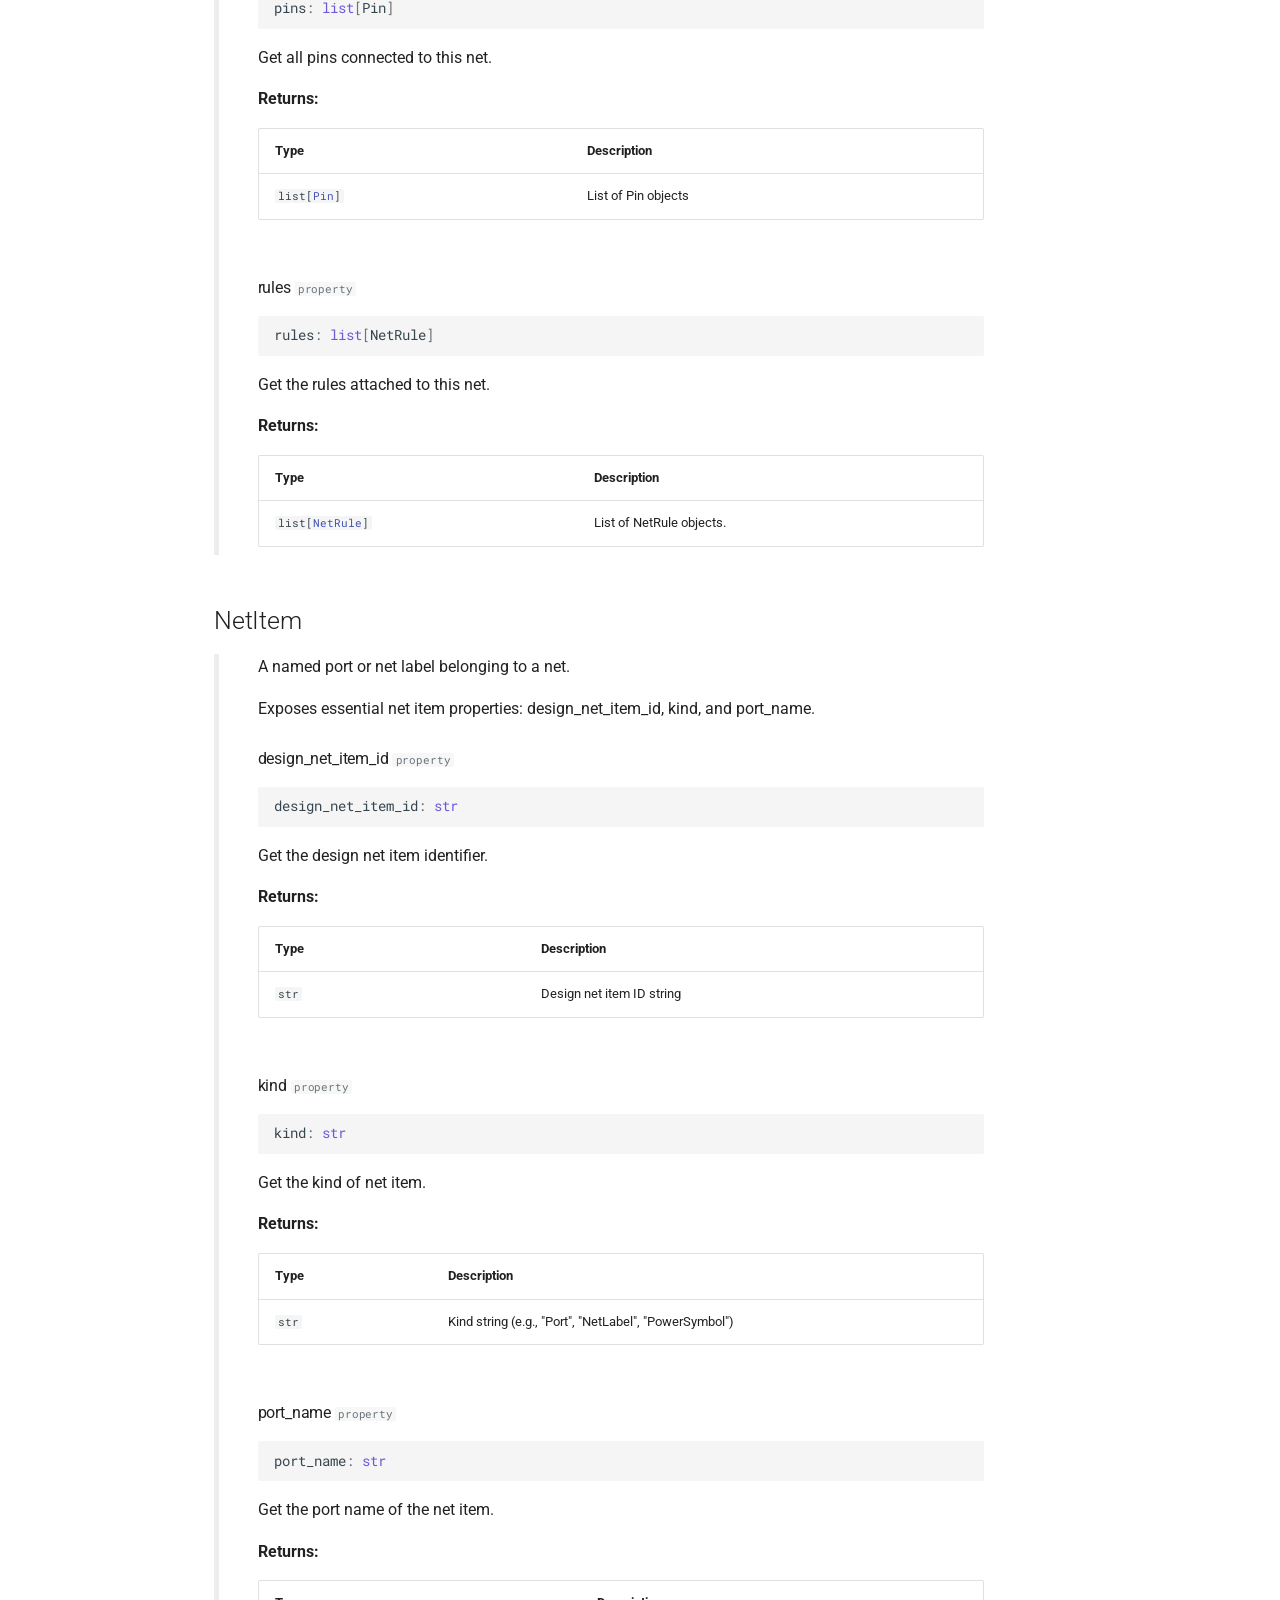
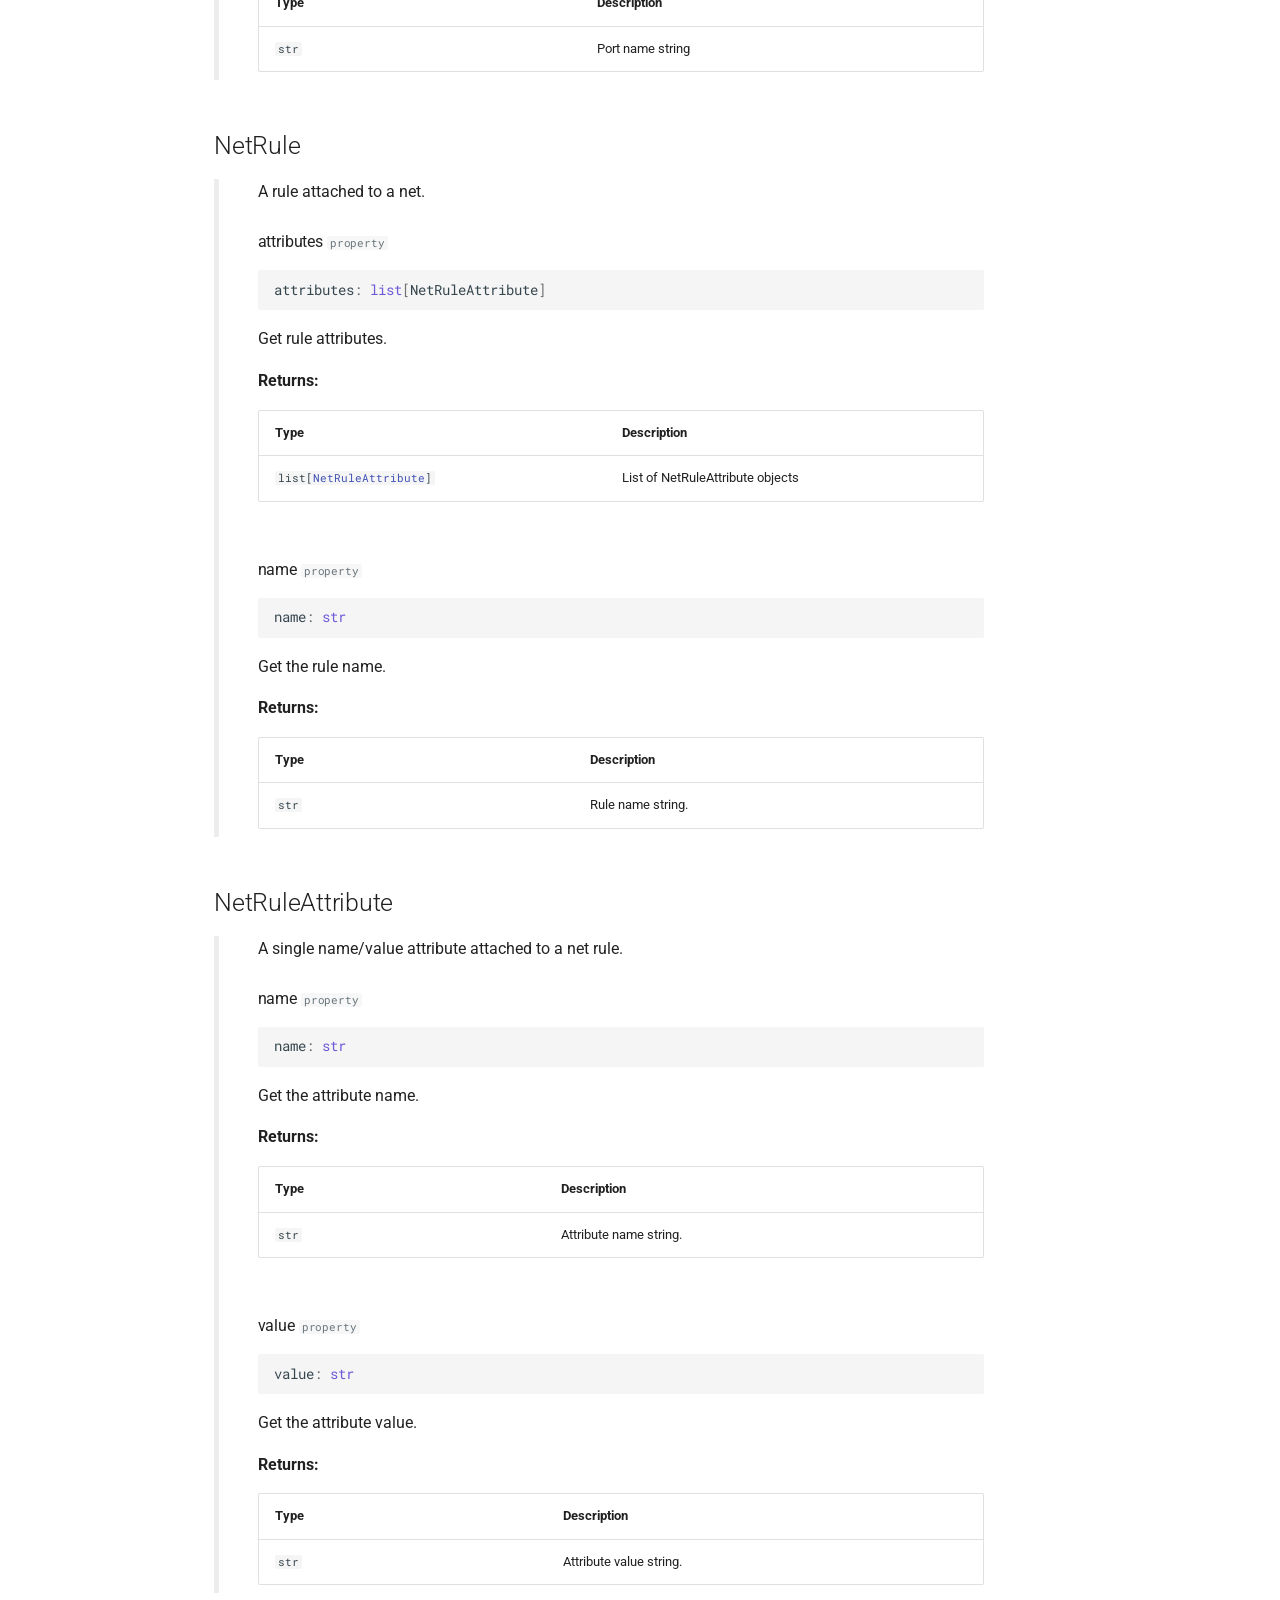
<file: docs/altium_api.html>
<!doctype html>
<html lang="en" class="no-js">
  <head>
    
      <meta charset="utf-8">
      <meta name="viewport" content="width=device-width,initial-scale=1">
      
      
      
      
        <link rel="prev" href="index.html">
      
      
        <link rel="next" href="checks.html">
      
      
        
      
      
      <link rel="icon" href="assets/images/favicon.png">
      <meta name="generator" content="mkdocs-1.6.1, mkdocs-material-9.7.6">
    
    
      
        <title>Altium API - Altium ERC SDK Docs</title>
      
    
    
      <link rel="stylesheet" href="assets/stylesheets/main.484c7ddc.min.css">
      
      


    
    
      
    
    
      
        
        
        <link rel="preconnect" href="https://fonts.gstatic.com" crossorigin>
        <link rel="stylesheet" href="https://fonts.googleapis.com/css?family=Roboto:300,300i,400,400i,700,700i%7CRoboto+Mono:400,400i,700,700i&display=fallback">
        <style>:root{--md-text-font:"Roboto";--md-code-font:"Roboto Mono"}</style>
      
    
    
      <link rel="stylesheet" href="assets/_mkdocstrings.css">
    
      <link rel="stylesheet" href="stylesheets/theme-tweak.css">
    
    <script>__md_scope=new URL(".",location),__md_hash=e=>[...e].reduce(((e,_)=>(e<<5)-e+_.charCodeAt(0)),0),__md_get=(e,_=localStorage,t=__md_scope)=>JSON.parse(_.getItem(t.pathname+"."+e)),__md_set=(e,_,t=localStorage,a=__md_scope)=>{try{t.setItem(a.pathname+"."+e,JSON.stringify(_))}catch(e){}}</script>
    
      

    
    
  </head>
  
  
    <body dir="ltr">
  
    
    <input class="md-toggle" data-md-toggle="drawer" type="checkbox" id="__drawer" autocomplete="off">
    <input class="md-toggle" data-md-toggle="search" type="checkbox" id="__search" autocomplete="off">
    <label class="md-overlay" for="__drawer"></label>
    <div data-md-component="skip">
      
        
        <a href="#altium_api" class="md-skip">
          Skip to content
        </a>
      
    </div>
    <div data-md-component="announce">
      
    </div>
    
    
      

<header class="md-header" data-md-component="header">
  <nav class="md-header__inner md-grid" aria-label="Header">
    <a href="index.html" title="Altium ERC SDK Docs" class="md-header__button md-logo" aria-label="Altium ERC SDK Docs" data-md-component="logo">
      
  
  <svg xmlns="http://www.w3.org/2000/svg" viewBox="0 0 24 24"><path d="M12 8a3 3 0 0 0 3-3 3 3 0 0 0-3-3 3 3 0 0 0-3 3 3 3 0 0 0 3 3m0 3.54C9.64 9.35 6.5 8 3 8v11c3.5 0 6.64 1.35 9 3.54 2.36-2.19 5.5-3.54 9-3.54V8c-3.5 0-6.64 1.35-9 3.54"/></svg>

    </a>
    <label class="md-header__button md-icon" for="__drawer">
      
      <svg xmlns="http://www.w3.org/2000/svg" viewBox="0 0 24 24"><path d="M3 6h18v2H3zm0 5h18v2H3zm0 5h18v2H3z"/></svg>
    </label>
    <div class="md-header__title" data-md-component="header-title">
      <div class="md-header__ellipsis">
        <div class="md-header__topic">
          <span class="md-ellipsis">
            Altium ERC SDK Docs
          </span>
        </div>
        <div class="md-header__topic" data-md-component="header-topic">
          <span class="md-ellipsis">
            
              Altium API
            
          </span>
        </div>
      </div>
    </div>
    
    
      <script>var palette=__md_get("__palette");if(palette&&palette.color){if("(prefers-color-scheme)"===palette.color.media){var media=matchMedia("(prefers-color-scheme: light)"),input=document.querySelector(media.matches?"[data-md-color-media='(prefers-color-scheme: light)']":"[data-md-color-media='(prefers-color-scheme: dark)']");palette.color.media=input.getAttribute("data-md-color-media"),palette.color.scheme=input.getAttribute("data-md-color-scheme"),palette.color.primary=input.getAttribute("data-md-color-primary"),palette.color.accent=input.getAttribute("data-md-color-accent")}for(var[key,value]of Object.entries(palette.color))document.body.setAttribute("data-md-color-"+key,value)}</script>
    
    
    
      
      
        <label class="md-header__button md-icon" for="__search">
          
          <svg xmlns="http://www.w3.org/2000/svg" viewBox="0 0 24 24"><path d="M9.5 3A6.5 6.5 0 0 1 16 9.5c0 1.61-.59 3.09-1.56 4.23l.27.27h.79l5 5-1.5 1.5-5-5v-.79l-.27-.27A6.52 6.52 0 0 1 9.5 16 6.5 6.5 0 0 1 3 9.5 6.5 6.5 0 0 1 9.5 3m0 2C7 5 5 7 5 9.5S7 14 9.5 14 14 12 14 9.5 12 5 9.5 5"/></svg>
        </label>
        <div class="md-search" data-md-component="search" role="dialog">
  <label class="md-search__overlay" for="__search"></label>
  <div class="md-search__inner" role="search">
    <form class="md-search__form" name="search">
      <input type="text" class="md-search__input" name="query" aria-label="Search" placeholder="Search" autocapitalize="off" autocorrect="off" autocomplete="off" spellcheck="false" data-md-component="search-query" required>
      <label class="md-search__icon md-icon" for="__search">
        
        <svg xmlns="http://www.w3.org/2000/svg" viewBox="0 0 24 24"><path d="M9.5 3A6.5 6.5 0 0 1 16 9.5c0 1.61-.59 3.09-1.56 4.23l.27.27h.79l5 5-1.5 1.5-5-5v-.79l-.27-.27A6.52 6.52 0 0 1 9.5 16 6.5 6.5 0 0 1 3 9.5 6.5 6.5 0 0 1 9.5 3m0 2C7 5 5 7 5 9.5S7 14 9.5 14 14 12 14 9.5 12 5 9.5 5"/></svg>
        
        <svg xmlns="http://www.w3.org/2000/svg" viewBox="0 0 24 24"><path d="M20 11v2H8l5.5 5.5-1.42 1.42L4.16 12l7.92-7.92L13.5 5.5 8 11z"/></svg>
      </label>
      <nav class="md-search__options" aria-label="Search">
        
        <button type="reset" class="md-search__icon md-icon" title="Clear" aria-label="Clear" tabindex="-1">
          
          <svg xmlns="http://www.w3.org/2000/svg" viewBox="0 0 24 24"><path d="M19 6.41 17.59 5 12 10.59 6.41 5 5 6.41 10.59 12 5 17.59 6.41 19 12 13.41 17.59 19 19 17.59 13.41 12z"/></svg>
        </button>
      </nav>
      
    </form>
    <div class="md-search__output">
      <div class="md-search__scrollwrap" tabindex="0" data-md-scrollfix>
        <div class="md-search-result" data-md-component="search-result">
          <div class="md-search-result__meta">
            Initializing search
          </div>
          <ol class="md-search-result__list" role="presentation"></ol>
        </div>
      </div>
    </div>
  </div>
</div>
      
    
    
  </nav>
  
</header>
    
    <div class="md-container" data-md-component="container">
      
      
        
          
            
<nav class="md-tabs" aria-label="Tabs" data-md-component="tabs">
  <div class="md-grid">
    <ul class="md-tabs__list">
      
        
  
  
  
  
    <li class="md-tabs__item">
      <a href="index.html" class="md-tabs__link">
        
  
  
    
  
  Getting Started

      </a>
    </li>
  

      
        
  
  
  
    
  
  
    <li class="md-tabs__item md-tabs__item--active">
      <a href="altium_api.html" class="md-tabs__link">
        
  
  
    
  
  Altium API

      </a>
    </li>
  

      
        
  
  
  
  
    <li class="md-tabs__item">
      <a href="checks.html" class="md-tabs__link">
        
  
  
    
  
  Checks

      </a>
    </li>
  

      
        
  
  
  
  
    <li class="md-tabs__item">
      <a href="utils.html" class="md-tabs__link">
        
  
  
    
  
  Utils

      </a>
    </li>
  

      
    </ul>
  </div>
</nav>
          
        
      
      <main class="md-main" data-md-component="main">
        <div class="md-main__inner md-grid">
          
            
              
              <div class="md-sidebar md-sidebar--primary" data-md-component="sidebar" data-md-type="navigation" >
                <div class="md-sidebar__scrollwrap">
                  <div class="md-sidebar__inner">
                    


  


<nav class="md-nav md-nav--primary md-nav--lifted" aria-label="Navigation" data-md-level="0">
  <label class="md-nav__title" for="__drawer">
    <a href="index.html" title="Altium ERC SDK Docs" class="md-nav__button md-logo" aria-label="Altium ERC SDK Docs" data-md-component="logo">
      
  
  <svg xmlns="http://www.w3.org/2000/svg" viewBox="0 0 24 24"><path d="M12 8a3 3 0 0 0 3-3 3 3 0 0 0-3-3 3 3 0 0 0-3 3 3 3 0 0 0 3 3m0 3.54C9.64 9.35 6.5 8 3 8v11c3.5 0 6.64 1.35 9 3.54 2.36-2.19 5.5-3.54 9-3.54V8c-3.5 0-6.64 1.35-9 3.54"/></svg>

    </a>
    Altium ERC SDK Docs
  </label>
  
  <ul class="md-nav__list" data-md-scrollfix>
    
      
      
  
  
  
  
    <li class="md-nav__item">
      <a href="index.html" class="md-nav__link">
        
  
  
  <span class="md-ellipsis">
    
  
    Getting Started
  

    
  </span>
  
  

      </a>
    </li>
  

    
      
      
  
  
    
  
  
  
    <li class="md-nav__item md-nav__item--active">
      
      <input class="md-nav__toggle md-toggle" type="checkbox" id="__toc">
      
      
        
      
      
        <label class="md-nav__link md-nav__link--active" for="__toc">
          
  
  
  <span class="md-ellipsis">
    
  
    Altium API
  

    
  </span>
  
  

          <span class="md-nav__icon md-icon"></span>
        </label>
      
      <a href="altium_api.html" class="md-nav__link md-nav__link--active">
        
  
  
  <span class="md-ellipsis">
    
  
    Altium API
  

    
  </span>
  
  

      </a>
      
        

<nav class="md-nav md-nav--secondary" aria-label="Table of contents">
  
  
  
    
  
  
    <label class="md-nav__title" for="__toc">
      <span class="md-nav__icon md-icon"></span>
      Table of contents
    </label>
    <ul class="md-nav__list" data-md-component="toc" data-md-scrollfix>
      
        <li class="md-nav__item">
  <a href="#_1" class="md-nav__link">
    <span class="md-ellipsis">
      
        
      
    </span>
  </a>
  
</li>
      
        <li class="md-nav__item">
  <a href="#project-data-loading" class="md-nav__link">
    <span class="md-ellipsis">
      
        Project Data Loading
      
    </span>
  </a>
  
</li>
      
        <li class="md-nav__item">
  <a href="#altium_api.ProjectData" class="md-nav__link">
    <span class="md-ellipsis">
      
        ProjectData
      
    </span>
  </a>
  
    <nav class="md-nav" aria-label="ProjectData">
      <ul class="md-nav__list">
        
          <li class="md-nav__item">
  <a href="#altium_api.ProjectData.components" class="md-nav__link">
    <span class="md-ellipsis">
      
        components
      
    </span>
  </a>
  
</li>
        
          <li class="md-nav__item">
  <a href="#altium_api.ProjectData.nets" class="md-nav__link">
    <span class="md-ellipsis">
      
        nets
      
    </span>
  </a>
  
</li>
        
          <li class="md-nav__item">
  <a href="#altium_api.ProjectData.variants" class="md-nav__link">
    <span class="md-ellipsis">
      
        variants
      
    </span>
  </a>
  
</li>
        
      </ul>
    </nav>
  
</li>
      
        <li class="md-nav__item">
  <a href="#_2" class="md-nav__link">
    <span class="md-ellipsis">
      
        
      
    </span>
  </a>
  
</li>
      
        <li class="md-nav__item">
  <a href="#altium_api.load_project_data" class="md-nav__link">
    <span class="md-ellipsis">
      
        load_project_data
      
    </span>
  </a>
  
</li>
      
        <li class="md-nav__item">
  <a href="#_3" class="md-nav__link">
    <span class="md-ellipsis">
      
        
      
    </span>
  </a>
  
</li>
      
        <li class="md-nav__item">
  <a href="#altium_api.get_project_parameters" class="md-nav__link">
    <span class="md-ellipsis">
      
        get_project_parameters
      
    </span>
  </a>
  
</li>
      
        <li class="md-nav__item">
  <a href="#_4" class="md-nav__link">
    <span class="md-ellipsis">
      
        
      
    </span>
  </a>
  
</li>
      
        <li class="md-nav__item">
  <a href="#classes" class="md-nav__link">
    <span class="md-ellipsis">
      
        Classes
      
    </span>
  </a>
  
</li>
      
        <li class="md-nav__item">
  <a href="#altium_api.Component" class="md-nav__link">
    <span class="md-ellipsis">
      
        Component
      
    </span>
  </a>
  
    <nav class="md-nav" aria-label="Component">
      <ul class="md-nav__list">
        
          <li class="md-nav__item">
  <a href="#altium_api.Component.design_component_id" class="md-nav__link">
    <span class="md-ellipsis">
      
        design_component_id
      
    </span>
  </a>
  
</li>
        
          <li class="md-nav__item">
  <a href="#altium_api.Component.library_component_id" class="md-nav__link">
    <span class="md-ellipsis">
      
        library_component_id
      
    </span>
  </a>
  
</li>
        
          <li class="md-nav__item">
  <a href="#altium_api.Component.description" class="md-nav__link">
    <span class="md-ellipsis">
      
        description
      
    </span>
  </a>
  
</li>
        
          <li class="md-nav__item">
  <a href="#altium_api.Component.designator" class="md-nav__link">
    <span class="md-ellipsis">
      
        designator
      
    </span>
  </a>
  
</li>
        
          <li class="md-nav__item">
  <a href="#altium_api.Component.name" class="md-nav__link">
    <span class="md-ellipsis">
      
        name
      
    </span>
  </a>
  
</li>
        
          <li class="md-nav__item">
  <a href="#altium_api.Component.nets" class="md-nav__link">
    <span class="md-ellipsis">
      
        nets
      
    </span>
  </a>
  
</li>
        
          <li class="md-nav__item">
  <a href="#altium_api.Component.parameters" class="md-nav__link">
    <span class="md-ellipsis">
      
        parameters
      
    </span>
  </a>
  
</li>
        
          <li class="md-nav__item">
  <a href="#altium_api.Component.pins" class="md-nav__link">
    <span class="md-ellipsis">
      
        pins
      
    </span>
  </a>
  
</li>
        
          <li class="md-nav__item">
  <a href="#altium_api.Component.type" class="md-nav__link">
    <span class="md-ellipsis">
      
        type
      
    </span>
  </a>
  
</li>
        
          <li class="md-nav__item">
  <a href="#altium_api.Component.variant" class="md-nav__link">
    <span class="md-ellipsis">
      
        variant
      
    </span>
  </a>
  
</li>
        
      </ul>
    </nav>
  
</li>
      
        <li class="md-nav__item">
  <a href="#_5" class="md-nav__link">
    <span class="md-ellipsis">
      
        
      
    </span>
  </a>
  
</li>
      
        <li class="md-nav__item">
  <a href="#altium_api.Parameter" class="md-nav__link">
    <span class="md-ellipsis">
      
        Parameter
      
    </span>
  </a>
  
    <nav class="md-nav" aria-label="Parameter">
      <ul class="md-nav__list">
        
          <li class="md-nav__item">
  <a href="#altium_api.Parameter.name" class="md-nav__link">
    <span class="md-ellipsis">
      
        name
      
    </span>
  </a>
  
</li>
        
          <li class="md-nav__item">
  <a href="#altium_api.Parameter.value" class="md-nav__link">
    <span class="md-ellipsis">
      
        value
      
    </span>
  </a>
  
</li>
        
      </ul>
    </nav>
  
</li>
      
        <li class="md-nav__item">
  <a href="#_6" class="md-nav__link">
    <span class="md-ellipsis">
      
        
      
    </span>
  </a>
  
</li>
      
        <li class="md-nav__item">
  <a href="#altium_api.Pin" class="md-nav__link">
    <span class="md-ellipsis">
      
        Pin
      
    </span>
  </a>
  
    <nav class="md-nav" aria-label="Pin">
      <ul class="md-nav__list">
        
          <li class="md-nav__item">
  <a href="#altium_api.Pin.design_pin_id" class="md-nav__link">
    <span class="md-ellipsis">
      
        design_pin_id
      
    </span>
  </a>
  
</li>
        
          <li class="md-nav__item">
  <a href="#altium_api.Pin.component" class="md-nav__link">
    <span class="md-ellipsis">
      
        component
      
    </span>
  </a>
  
</li>
        
          <li class="md-nav__item">
  <a href="#altium_api.Pin.description" class="md-nav__link">
    <span class="md-ellipsis">
      
        description
      
    </span>
  </a>
  
</li>
        
          <li class="md-nav__item">
  <a href="#altium_api.Pin.electrical_type" class="md-nav__link">
    <span class="md-ellipsis">
      
        electrical_type
      
    </span>
  </a>
  
</li>
        
          <li class="md-nav__item">
  <a href="#altium_api.Pin.functions" class="md-nav__link">
    <span class="md-ellipsis">
      
        functions
      
    </span>
  </a>
  
</li>
        
          <li class="md-nav__item">
  <a href="#altium_api.Pin.name" class="md-nav__link">
    <span class="md-ellipsis">
      
        name
      
    </span>
  </a>
  
</li>
        
          <li class="md-nav__item">
  <a href="#altium_api.Pin.full_name" class="md-nav__link">
    <span class="md-ellipsis">
      
        full_name
      
    </span>
  </a>
  
</li>
        
          <li class="md-nav__item">
  <a href="#altium_api.Pin.net" class="md-nav__link">
    <span class="md-ellipsis">
      
        net
      
    </span>
  </a>
  
</li>
        
          <li class="md-nav__item">
  <a href="#altium_api.Pin.number" class="md-nav__link">
    <span class="md-ellipsis">
      
        number
      
    </span>
  </a>
  
</li>
        
          <li class="md-nav__item">
  <a href="#altium_api.Pin.parameters" class="md-nav__link">
    <span class="md-ellipsis">
      
        parameters
      
    </span>
  </a>
  
</li>
        
          <li class="md-nav__item">
  <a href="#altium_api.Pin.propagation_delay" class="md-nav__link">
    <span class="md-ellipsis">
      
        propagation_delay
      
    </span>
  </a>
  
</li>
        
      </ul>
    </nav>
  
</li>
      
        <li class="md-nav__item">
  <a href="#_7" class="md-nav__link">
    <span class="md-ellipsis">
      
        
      
    </span>
  </a>
  
</li>
      
        <li class="md-nav__item">
  <a href="#altium_api.Net" class="md-nav__link">
    <span class="md-ellipsis">
      
        Net
      
    </span>
  </a>
  
    <nav class="md-nav" aria-label="Net">
      <ul class="md-nav__list">
        
          <li class="md-nav__item">
  <a href="#altium_api.Net.design_net_id" class="md-nav__link">
    <span class="md-ellipsis">
      
        design_net_id
      
    </span>
  </a>
  
</li>
        
          <li class="md-nav__item">
  <a href="#altium_api.Net.diff_pair" class="md-nav__link">
    <span class="md-ellipsis">
      
        diff_pair
      
    </span>
  </a>
  
</li>
        
          <li class="md-nav__item">
  <a href="#altium_api.Net.name" class="md-nav__link">
    <span class="md-ellipsis">
      
        name
      
    </span>
  </a>
  
</li>
        
          <li class="md-nav__item">
  <a href="#altium_api.Net.net_classes" class="md-nav__link">
    <span class="md-ellipsis">
      
        net_classes
      
    </span>
  </a>
  
</li>
        
          <li class="md-nav__item">
  <a href="#altium_api.Net.net_items" class="md-nav__link">
    <span class="md-ellipsis">
      
        net_items
      
    </span>
  </a>
  
</li>
        
          <li class="md-nav__item">
  <a href="#altium_api.Net.parameters" class="md-nav__link">
    <span class="md-ellipsis">
      
        parameters
      
    </span>
  </a>
  
</li>
        
          <li class="md-nav__item">
  <a href="#altium_api.Net.pins" class="md-nav__link">
    <span class="md-ellipsis">
      
        pins
      
    </span>
  </a>
  
</li>
        
          <li class="md-nav__item">
  <a href="#altium_api.Net.rules" class="md-nav__link">
    <span class="md-ellipsis">
      
        rules
      
    </span>
  </a>
  
</li>
        
      </ul>
    </nav>
  
</li>
      
        <li class="md-nav__item">
  <a href="#_8" class="md-nav__link">
    <span class="md-ellipsis">
      
        
      
    </span>
  </a>
  
</li>
      
        <li class="md-nav__item">
  <a href="#altium_api.NetItem" class="md-nav__link">
    <span class="md-ellipsis">
      
        NetItem
      
    </span>
  </a>
  
    <nav class="md-nav" aria-label="NetItem">
      <ul class="md-nav__list">
        
          <li class="md-nav__item">
  <a href="#altium_api.NetItem.design_net_item_id" class="md-nav__link">
    <span class="md-ellipsis">
      
        design_net_item_id
      
    </span>
  </a>
  
</li>
        
          <li class="md-nav__item">
  <a href="#altium_api.NetItem.kind" class="md-nav__link">
    <span class="md-ellipsis">
      
        kind
      
    </span>
  </a>
  
</li>
        
          <li class="md-nav__item">
  <a href="#altium_api.NetItem.port_name" class="md-nav__link">
    <span class="md-ellipsis">
      
        port_name
      
    </span>
  </a>
  
</li>
        
      </ul>
    </nav>
  
</li>
      
        <li class="md-nav__item">
  <a href="#_9" class="md-nav__link">
    <span class="md-ellipsis">
      
        
      
    </span>
  </a>
  
</li>
      
        <li class="md-nav__item">
  <a href="#altium_api.NetRule" class="md-nav__link">
    <span class="md-ellipsis">
      
        NetRule
      
    </span>
  </a>
  
    <nav class="md-nav" aria-label="NetRule">
      <ul class="md-nav__list">
        
          <li class="md-nav__item">
  <a href="#altium_api.NetRule.attributes" class="md-nav__link">
    <span class="md-ellipsis">
      
        attributes
      
    </span>
  </a>
  
</li>
        
          <li class="md-nav__item">
  <a href="#altium_api.NetRule.name" class="md-nav__link">
    <span class="md-ellipsis">
      
        name
      
    </span>
  </a>
  
</li>
        
      </ul>
    </nav>
  
</li>
      
        <li class="md-nav__item">
  <a href="#_10" class="md-nav__link">
    <span class="md-ellipsis">
      
        
      
    </span>
  </a>
  
</li>
      
        <li class="md-nav__item">
  <a href="#altium_api.NetRuleAttribute" class="md-nav__link">
    <span class="md-ellipsis">
      
        NetRuleAttribute
      
    </span>
  </a>
  
    <nav class="md-nav" aria-label="NetRuleAttribute">
      <ul class="md-nav__list">
        
          <li class="md-nav__item">
  <a href="#altium_api.NetRuleAttribute.name" class="md-nav__link">
    <span class="md-ellipsis">
      
        name
      
    </span>
  </a>
  
</li>
        
          <li class="md-nav__item">
  <a href="#altium_api.NetRuleAttribute.value" class="md-nav__link">
    <span class="md-ellipsis">
      
        value
      
    </span>
  </a>
  
</li>
        
      </ul>
    </nav>
  
</li>
      
        <li class="md-nav__item">
  <a href="#_11" class="md-nav__link">
    <span class="md-ellipsis">
      
        
      
    </span>
  </a>
  
</li>
      
        <li class="md-nav__item">
  <a href="#altium_api.NetDiffPair" class="md-nav__link">
    <span class="md-ellipsis">
      
        NetDiffPair
      
    </span>
  </a>
  
    <nav class="md-nav" aria-label="NetDiffPair">
      <ul class="md-nav__list">
        
          <li class="md-nav__item">
  <a href="#altium_api.NetDiffPair.negative_net" class="md-nav__link">
    <span class="md-ellipsis">
      
        negative_net
      
    </span>
  </a>
  
</li>
        
          <li class="md-nav__item">
  <a href="#altium_api.NetDiffPair.positive_net" class="md-nav__link">
    <span class="md-ellipsis">
      
        positive_net
      
    </span>
  </a>
  
</li>
        
      </ul>
    </nav>
  
</li>
      
        <li class="md-nav__item">
  <a href="#_12" class="md-nav__link">
    <span class="md-ellipsis">
      
        
      
    </span>
  </a>
  
</li>
      
        <li class="md-nav__item">
  <a href="#altium_api.Variant" class="md-nav__link">
    <span class="md-ellipsis">
      
        Variant
      
    </span>
  </a>
  
    <nav class="md-nav" aria-label="Variant">
      <ul class="md-nav__list">
        
          <li class="md-nav__item">
  <a href="#altium_api.Variant.name" class="md-nav__link">
    <span class="md-ellipsis">
      
        name
      
    </span>
  </a>
  
</li>
        
          <li class="md-nav__item">
  <a href="#altium_api.Variant.variant_guid" class="md-nav__link">
    <span class="md-ellipsis">
      
        variant_guid
      
    </span>
  </a>
  
</li>
        
      </ul>
    </nav>
  
</li>
      
        <li class="md-nav__item">
  <a href="#_13" class="md-nav__link">
    <span class="md-ellipsis">
      
        
      
    </span>
  </a>
  
</li>
      
    </ul>
  
</nav>
      
    </li>
  

    
      
      
  
  
  
  
    <li class="md-nav__item">
      <a href="checks.html" class="md-nav__link">
        
  
  
  <span class="md-ellipsis">
    
  
    Checks
  

    
  </span>
  
  

      </a>
    </li>
  

    
      
      
  
  
  
  
    <li class="md-nav__item">
      <a href="utils.html" class="md-nav__link">
        
  
  
  <span class="md-ellipsis">
    
  
    Utils
  

    
  </span>
  
  

      </a>
    </li>
  

    
  </ul>
</nav>
                  </div>
                </div>
              </div>
            
            
              
              <div class="md-sidebar md-sidebar--secondary" data-md-component="sidebar" data-md-type="toc" >
                <div class="md-sidebar__scrollwrap">
                  <div class="md-sidebar__inner">
                    

<nav class="md-nav md-nav--secondary" aria-label="Table of contents">
  
  
  
    
  
  
    <label class="md-nav__title" for="__toc">
      <span class="md-nav__icon md-icon"></span>
      Table of contents
    </label>
    <ul class="md-nav__list" data-md-component="toc" data-md-scrollfix>
      
        <li class="md-nav__item">
  <a href="#_1" class="md-nav__link">
    <span class="md-ellipsis">
      
        
      
    </span>
  </a>
  
</li>
      
        <li class="md-nav__item">
  <a href="#project-data-loading" class="md-nav__link">
    <span class="md-ellipsis">
      
        Project Data Loading
      
    </span>
  </a>
  
</li>
      
        <li class="md-nav__item">
  <a href="#altium_api.ProjectData" class="md-nav__link">
    <span class="md-ellipsis">
      
        ProjectData
      
    </span>
  </a>
  
    <nav class="md-nav" aria-label="ProjectData">
      <ul class="md-nav__list">
        
          <li class="md-nav__item">
  <a href="#altium_api.ProjectData.components" class="md-nav__link">
    <span class="md-ellipsis">
      
        components
      
    </span>
  </a>
  
</li>
        
          <li class="md-nav__item">
  <a href="#altium_api.ProjectData.nets" class="md-nav__link">
    <span class="md-ellipsis">
      
        nets
      
    </span>
  </a>
  
</li>
        
          <li class="md-nav__item">
  <a href="#altium_api.ProjectData.variants" class="md-nav__link">
    <span class="md-ellipsis">
      
        variants
      
    </span>
  </a>
  
</li>
        
      </ul>
    </nav>
  
</li>
      
        <li class="md-nav__item">
  <a href="#_2" class="md-nav__link">
    <span class="md-ellipsis">
      
        
      
    </span>
  </a>
  
</li>
      
        <li class="md-nav__item">
  <a href="#altium_api.load_project_data" class="md-nav__link">
    <span class="md-ellipsis">
      
        load_project_data
      
    </span>
  </a>
  
</li>
      
        <li class="md-nav__item">
  <a href="#_3" class="md-nav__link">
    <span class="md-ellipsis">
      
        
      
    </span>
  </a>
  
</li>
      
        <li class="md-nav__item">
  <a href="#altium_api.get_project_parameters" class="md-nav__link">
    <span class="md-ellipsis">
      
        get_project_parameters
      
    </span>
  </a>
  
</li>
      
        <li class="md-nav__item">
  <a href="#_4" class="md-nav__link">
    <span class="md-ellipsis">
      
        
      
    </span>
  </a>
  
</li>
      
        <li class="md-nav__item">
  <a href="#classes" class="md-nav__link">
    <span class="md-ellipsis">
      
        Classes
      
    </span>
  </a>
  
</li>
      
        <li class="md-nav__item">
  <a href="#altium_api.Component" class="md-nav__link">
    <span class="md-ellipsis">
      
        Component
      
    </span>
  </a>
  
    <nav class="md-nav" aria-label="Component">
      <ul class="md-nav__list">
        
          <li class="md-nav__item">
  <a href="#altium_api.Component.design_component_id" class="md-nav__link">
    <span class="md-ellipsis">
      
        design_component_id
      
    </span>
  </a>
  
</li>
        
          <li class="md-nav__item">
  <a href="#altium_api.Component.library_component_id" class="md-nav__link">
    <span class="md-ellipsis">
      
        library_component_id
      
    </span>
  </a>
  
</li>
        
          <li class="md-nav__item">
  <a href="#altium_api.Component.description" class="md-nav__link">
    <span class="md-ellipsis">
      
        description
      
    </span>
  </a>
  
</li>
        
          <li class="md-nav__item">
  <a href="#altium_api.Component.designator" class="md-nav__link">
    <span class="md-ellipsis">
      
        designator
      
    </span>
  </a>
  
</li>
        
          <li class="md-nav__item">
  <a href="#altium_api.Component.name" class="md-nav__link">
    <span class="md-ellipsis">
      
        name
      
    </span>
  </a>
  
</li>
        
          <li class="md-nav__item">
  <a href="#altium_api.Component.nets" class="md-nav__link">
    <span class="md-ellipsis">
      
        nets
      
    </span>
  </a>
  
</li>
        
          <li class="md-nav__item">
  <a href="#altium_api.Component.parameters" class="md-nav__link">
    <span class="md-ellipsis">
      
        parameters
      
    </span>
  </a>
  
</li>
        
          <li class="md-nav__item">
  <a href="#altium_api.Component.pins" class="md-nav__link">
    <span class="md-ellipsis">
      
        pins
      
    </span>
  </a>
  
</li>
        
          <li class="md-nav__item">
  <a href="#altium_api.Component.type" class="md-nav__link">
    <span class="md-ellipsis">
      
        type
      
    </span>
  </a>
  
</li>
        
          <li class="md-nav__item">
  <a href="#altium_api.Component.variant" class="md-nav__link">
    <span class="md-ellipsis">
      
        variant
      
    </span>
  </a>
  
</li>
        
      </ul>
    </nav>
  
</li>
      
        <li class="md-nav__item">
  <a href="#_5" class="md-nav__link">
    <span class="md-ellipsis">
      
        
      
    </span>
  </a>
  
</li>
      
        <li class="md-nav__item">
  <a href="#altium_api.Parameter" class="md-nav__link">
    <span class="md-ellipsis">
      
        Parameter
      
    </span>
  </a>
  
    <nav class="md-nav" aria-label="Parameter">
      <ul class="md-nav__list">
        
          <li class="md-nav__item">
  <a href="#altium_api.Parameter.name" class="md-nav__link">
    <span class="md-ellipsis">
      
        name
      
    </span>
  </a>
  
</li>
        
          <li class="md-nav__item">
  <a href="#altium_api.Parameter.value" class="md-nav__link">
    <span class="md-ellipsis">
      
        value
      
    </span>
  </a>
  
</li>
        
      </ul>
    </nav>
  
</li>
      
        <li class="md-nav__item">
  <a href="#_6" class="md-nav__link">
    <span class="md-ellipsis">
      
        
      
    </span>
  </a>
  
</li>
      
        <li class="md-nav__item">
  <a href="#altium_api.Pin" class="md-nav__link">
    <span class="md-ellipsis">
      
        Pin
      
    </span>
  </a>
  
    <nav class="md-nav" aria-label="Pin">
      <ul class="md-nav__list">
        
          <li class="md-nav__item">
  <a href="#altium_api.Pin.design_pin_id" class="md-nav__link">
    <span class="md-ellipsis">
      
        design_pin_id
      
    </span>
  </a>
  
</li>
        
          <li class="md-nav__item">
  <a href="#altium_api.Pin.component" class="md-nav__link">
    <span class="md-ellipsis">
      
        component
      
    </span>
  </a>
  
</li>
        
          <li class="md-nav__item">
  <a href="#altium_api.Pin.description" class="md-nav__link">
    <span class="md-ellipsis">
      
        description
      
    </span>
  </a>
  
</li>
        
          <li class="md-nav__item">
  <a href="#altium_api.Pin.electrical_type" class="md-nav__link">
    <span class="md-ellipsis">
      
        electrical_type
      
    </span>
  </a>
  
</li>
        
          <li class="md-nav__item">
  <a href="#altium_api.Pin.functions" class="md-nav__link">
    <span class="md-ellipsis">
      
        functions
      
    </span>
  </a>
  
</li>
        
          <li class="md-nav__item">
  <a href="#altium_api.Pin.name" class="md-nav__link">
    <span class="md-ellipsis">
      
        name
      
    </span>
  </a>
  
</li>
        
          <li class="md-nav__item">
  <a href="#altium_api.Pin.full_name" class="md-nav__link">
    <span class="md-ellipsis">
      
        full_name
      
    </span>
  </a>
  
</li>
        
          <li class="md-nav__item">
  <a href="#altium_api.Pin.net" class="md-nav__link">
    <span class="md-ellipsis">
      
        net
      
    </span>
  </a>
  
</li>
        
          <li class="md-nav__item">
  <a href="#altium_api.Pin.number" class="md-nav__link">
    <span class="md-ellipsis">
      
        number
      
    </span>
  </a>
  
</li>
        
          <li class="md-nav__item">
  <a href="#altium_api.Pin.parameters" class="md-nav__link">
    <span class="md-ellipsis">
      
        parameters
      
    </span>
  </a>
  
</li>
        
          <li class="md-nav__item">
  <a href="#altium_api.Pin.propagation_delay" class="md-nav__link">
    <span class="md-ellipsis">
      
        propagation_delay
      
    </span>
  </a>
  
</li>
        
      </ul>
    </nav>
  
</li>
      
        <li class="md-nav__item">
  <a href="#_7" class="md-nav__link">
    <span class="md-ellipsis">
      
        
      
    </span>
  </a>
  
</li>
      
        <li class="md-nav__item">
  <a href="#altium_api.Net" class="md-nav__link">
    <span class="md-ellipsis">
      
        Net
      
    </span>
  </a>
  
    <nav class="md-nav" aria-label="Net">
      <ul class="md-nav__list">
        
          <li class="md-nav__item">
  <a href="#altium_api.Net.design_net_id" class="md-nav__link">
    <span class="md-ellipsis">
      
        design_net_id
      
    </span>
  </a>
  
</li>
        
          <li class="md-nav__item">
  <a href="#altium_api.Net.diff_pair" class="md-nav__link">
    <span class="md-ellipsis">
      
        diff_pair
      
    </span>
  </a>
  
</li>
        
          <li class="md-nav__item">
  <a href="#altium_api.Net.name" class="md-nav__link">
    <span class="md-ellipsis">
      
        name
      
    </span>
  </a>
  
</li>
        
          <li class="md-nav__item">
  <a href="#altium_api.Net.net_classes" class="md-nav__link">
    <span class="md-ellipsis">
      
        net_classes
      
    </span>
  </a>
  
</li>
        
          <li class="md-nav__item">
  <a href="#altium_api.Net.net_items" class="md-nav__link">
    <span class="md-ellipsis">
      
        net_items
      
    </span>
  </a>
  
</li>
        
          <li class="md-nav__item">
  <a href="#altium_api.Net.parameters" class="md-nav__link">
    <span class="md-ellipsis">
      
        parameters
      
    </span>
  </a>
  
</li>
        
          <li class="md-nav__item">
  <a href="#altium_api.Net.pins" class="md-nav__link">
    <span class="md-ellipsis">
      
        pins
      
    </span>
  </a>
  
</li>
        
          <li class="md-nav__item">
  <a href="#altium_api.Net.rules" class="md-nav__link">
    <span class="md-ellipsis">
      
        rules
      
    </span>
  </a>
  
</li>
        
      </ul>
    </nav>
  
</li>
      
        <li class="md-nav__item">
  <a href="#_8" class="md-nav__link">
    <span class="md-ellipsis">
      
        
      
    </span>
  </a>
  
</li>
      
        <li class="md-nav__item">
  <a href="#altium_api.NetItem" class="md-nav__link">
    <span class="md-ellipsis">
      
        NetItem
      
    </span>
  </a>
  
    <nav class="md-nav" aria-label="NetItem">
      <ul class="md-nav__list">
        
          <li class="md-nav__item">
  <a href="#altium_api.NetItem.design_net_item_id" class="md-nav__link">
    <span class="md-ellipsis">
      
        design_net_item_id
      
    </span>
  </a>
  
</li>
        
          <li class="md-nav__item">
  <a href="#altium_api.NetItem.kind" class="md-nav__link">
    <span class="md-ellipsis">
      
        kind
      
    </span>
  </a>
  
</li>
        
          <li class="md-nav__item">
  <a href="#altium_api.NetItem.port_name" class="md-nav__link">
    <span class="md-ellipsis">
      
        port_name
      
    </span>
  </a>
  
</li>
        
      </ul>
    </nav>
  
</li>
      
        <li class="md-nav__item">
  <a href="#_9" class="md-nav__link">
    <span class="md-ellipsis">
      
        
      
    </span>
  </a>
  
</li>
      
        <li class="md-nav__item">
  <a href="#altium_api.NetRule" class="md-nav__link">
    <span class="md-ellipsis">
      
        NetRule
      
    </span>
  </a>
  
    <nav class="md-nav" aria-label="NetRule">
      <ul class="md-nav__list">
        
          <li class="md-nav__item">
  <a href="#altium_api.NetRule.attributes" class="md-nav__link">
    <span class="md-ellipsis">
      
        attributes
      
    </span>
  </a>
  
</li>
        
          <li class="md-nav__item">
  <a href="#altium_api.NetRule.name" class="md-nav__link">
    <span class="md-ellipsis">
      
        name
      
    </span>
  </a>
  
</li>
        
      </ul>
    </nav>
  
</li>
      
        <li class="md-nav__item">
  <a href="#_10" class="md-nav__link">
    <span class="md-ellipsis">
      
        
      
    </span>
  </a>
  
</li>
      
        <li class="md-nav__item">
  <a href="#altium_api.NetRuleAttribute" class="md-nav__link">
    <span class="md-ellipsis">
      
        NetRuleAttribute
      
    </span>
  </a>
  
    <nav class="md-nav" aria-label="NetRuleAttribute">
      <ul class="md-nav__list">
        
          <li class="md-nav__item">
  <a href="#altium_api.NetRuleAttribute.name" class="md-nav__link">
    <span class="md-ellipsis">
      
        name
      
    </span>
  </a>
  
</li>
        
          <li class="md-nav__item">
  <a href="#altium_api.NetRuleAttribute.value" class="md-nav__link">
    <span class="md-ellipsis">
      
        value
      
    </span>
  </a>
  
</li>
        
      </ul>
    </nav>
  
</li>
      
        <li class="md-nav__item">
  <a href="#_11" class="md-nav__link">
    <span class="md-ellipsis">
      
        
      
    </span>
  </a>
  
</li>
      
        <li class="md-nav__item">
  <a href="#altium_api.NetDiffPair" class="md-nav__link">
    <span class="md-ellipsis">
      
        NetDiffPair
      
    </span>
  </a>
  
    <nav class="md-nav" aria-label="NetDiffPair">
      <ul class="md-nav__list">
        
          <li class="md-nav__item">
  <a href="#altium_api.NetDiffPair.negative_net" class="md-nav__link">
    <span class="md-ellipsis">
      
        negative_net
      
    </span>
  </a>
  
</li>
        
          <li class="md-nav__item">
  <a href="#altium_api.NetDiffPair.positive_net" class="md-nav__link">
    <span class="md-ellipsis">
      
        positive_net
      
    </span>
  </a>
  
</li>
        
      </ul>
    </nav>
  
</li>
      
        <li class="md-nav__item">
  <a href="#_12" class="md-nav__link">
    <span class="md-ellipsis">
      
        
      
    </span>
  </a>
  
</li>
      
        <li class="md-nav__item">
  <a href="#altium_api.Variant" class="md-nav__link">
    <span class="md-ellipsis">
      
        Variant
      
    </span>
  </a>
  
    <nav class="md-nav" aria-label="Variant">
      <ul class="md-nav__list">
        
          <li class="md-nav__item">
  <a href="#altium_api.Variant.name" class="md-nav__link">
    <span class="md-ellipsis">
      
        name
      
    </span>
  </a>
  
</li>
        
          <li class="md-nav__item">
  <a href="#altium_api.Variant.variant_guid" class="md-nav__link">
    <span class="md-ellipsis">
      
        variant_guid
      
    </span>
  </a>
  
</li>
        
      </ul>
    </nav>
  
</li>
      
        <li class="md-nav__item">
  <a href="#_13" class="md-nav__link">
    <span class="md-ellipsis">
      
        
      
    </span>
  </a>
  
</li>
      
    </ul>
  
</nav>
                  </div>
                </div>
              </div>
            
          
          
            <div class="md-content" data-md-component="content">
              
              <article class="md-content__inner md-typeset">
                
                  



<h1 id="altium_api">altium_api</h1>
<p>Public API for Altium design data access.</p>
<h2 id="_1"></h2>
<h2 id="project-data-loading"><strong>Project Data Loading</strong></h2>


<div class="doc doc-object doc-class">



<h2 id="altium_api.ProjectData" class="doc doc-heading">
            <span class="doc doc-object-name doc-class-name">ProjectData</span>


</h2>


    <div class="doc doc-contents first">


        <p>Complete design data snapshot for a project.</p>
<p>Exposes only the main design collections: components, nets, and variants.</p>











  <div class="doc doc-children">







<div class="doc doc-object doc-attribute">



<h3 id="altium_api.ProjectData.components" class="doc doc-heading">
            <span class="doc doc-object-name doc-attribute-name">components</span>


  <span class="doc doc-labels">
      <small class="doc doc-label doc-label-property"><code>property</code></small>
  </span>

</h3>
<div class="doc-signature highlight"><pre><span></span><code><span class="n">components</span><span class="p">:</span> <span class="nb">list</span><span class="p">[</span><span class="n">Component</span><span class="p">]</span>
</code></pre></div>

    <div class="doc doc-contents ">

        <p>Get all components in the project.</p>


    <p><span class="doc-section-title">Returns:</span></p>
    <table>
      <thead>
        <tr>
          <th>Type</th>
          <th>Description</th>
        </tr>
      </thead>
      <tbody>
          <tr class="doc-section-item">
            <td>
                  <code><span title="list">list</span>[<a class="autorefs autorefs-internal" title="Component (altium_api.design_data.Component)" href="#altium_api.Component">Component</a>]</code>
            </td>
            <td>
              <div class="doc-md-description">
                <p>List of Component objects</p>
              </div>
            </td>
          </tr>
      </tbody>
    </table>

    </div>

</div>

<div class="doc doc-object doc-attribute">



<h3 id="altium_api.ProjectData.nets" class="doc doc-heading">
            <span class="doc doc-object-name doc-attribute-name">nets</span>


  <span class="doc doc-labels">
      <small class="doc doc-label doc-label-property"><code>property</code></small>
  </span>

</h3>
<div class="doc-signature highlight"><pre><span></span><code><span class="n">nets</span><span class="p">:</span> <span class="nb">list</span><span class="p">[</span><span class="n">Net</span><span class="p">]</span>
</code></pre></div>

    <div class="doc doc-contents ">

        <p>Get all nets in the project.</p>


    <p><span class="doc-section-title">Returns:</span></p>
    <table>
      <thead>
        <tr>
          <th>Type</th>
          <th>Description</th>
        </tr>
      </thead>
      <tbody>
          <tr class="doc-section-item">
            <td>
                  <code><span title="list">list</span>[<a class="autorefs autorefs-internal" title="Net (altium_api.design_data.Net)" href="#altium_api.Net">Net</a>]</code>
            </td>
            <td>
              <div class="doc-md-description">
                <p>List of Net objects</p>
              </div>
            </td>
          </tr>
      </tbody>
    </table>

    </div>

</div>

<div class="doc doc-object doc-attribute">



<h3 id="altium_api.ProjectData.variants" class="doc doc-heading">
            <span class="doc doc-object-name doc-attribute-name">variants</span>


  <span class="doc doc-labels">
      <small class="doc doc-label doc-label-property"><code>property</code></small>
  </span>

</h3>
<div class="doc-signature highlight"><pre><span></span><code><span class="n">variants</span><span class="p">:</span> <span class="nb">list</span><span class="p">[</span><span class="n">Variant</span><span class="p">]</span>
</code></pre></div>

    <div class="doc doc-contents ">

        <p>Get all variants in the project.</p>


    <p><span class="doc-section-title">Returns:</span></p>
    <table>
      <thead>
        <tr>
          <th>Type</th>
          <th>Description</th>
        </tr>
      </thead>
      <tbody>
          <tr class="doc-section-item">
            <td>
                  <code><span title="list">list</span>[<a class="autorefs autorefs-internal" title="Variant (altium_api.design_data.Variant)" href="#altium_api.Variant">Variant</a>]</code>
            </td>
            <td>
              <div class="doc-md-description">
                <p>List of Variant objects</p>
              </div>
            </td>
          </tr>
      </tbody>
    </table>

    </div>

</div>






  </div>

    </div>

</div><h2 id="_2"></h2>


<div class="doc doc-object doc-function">


<h2 id="altium_api.load_project_data" class="doc doc-heading">
            <span class="doc doc-object-name doc-function-name">load_project_data</span>


</h2>
<div class="doc-signature highlight"><pre><span></span><code><span class="nf">load_project_data</span><span class="p">(</span><span class="n">context</span><span class="p">:</span> <span class="n">ExecutionContext</span><span class="p">,</span> <span class="n">input_parameters</span><span class="p">:</span> <span class="nb">dict</span><span class="p">)</span> <span class="o">-&gt;</span> <span class="n">ProjectData</span>
</code></pre></div>

    <div class="doc doc-contents first">

        <p>Load project design data for the current execution.</p>


<p><span class="doc-section-title">Parameters:</span></p>
    <table>
      <thead>
        <tr>
          <th>Name</th>
          <th>Type</th>
          <th>Description</th>
          <th>Default</th>
        </tr>
      </thead>
      <tbody>
          <tr class="doc-section-item">
            <td>
                <code>context</code>
            </td>
            <td>
                  <code><span title="altium.ExecutionContext">ExecutionContext</span></code>
            </td>
            <td>
              <div class="doc-md-description">
                <p>Execution context for the current run.</p>
              </div>
            </td>
            <td>
                <em>required</em>
            </td>
          </tr>
          <tr class="doc-section-item">
            <td>
                <code>input_parameters</code>
            </td>
            <td>
                  <code><span title="dict">dict</span></code>
            </td>
            <td>
              <div class="doc-md-description">
                <p>Input parameters provided for the run.</p>
              </div>
            </td>
            <td>
                <em>required</em>
            </td>
          </tr>
      </tbody>
    </table>


    <p><span class="doc-section-title">Returns:</span></p>
    <table>
      <thead>
        <tr>
          <th>Type</th>
          <th>Description</th>
        </tr>
      </thead>
      <tbody>
          <tr class="doc-section-item">
            <td>
                  <code><a class="autorefs autorefs-internal" title="ProjectData (altium_api.design_data.ProjectData)" href="#altium_api.ProjectData">ProjectData</a></code>
            </td>
            <td>
              <div class="doc-md-description">
                <p>Project data with components, nets, and variants.</p>
              </div>
            </td>
          </tr>
      </tbody>
    </table>


    </div>

</div><h2 id="_3"></h2>


<div class="doc doc-object doc-function">


<h2 id="altium_api.get_project_parameters" class="doc doc-heading">
            <span class="doc doc-object-name doc-function-name">get_project_parameters</span>


</h2>
<div class="doc-signature highlight"><pre><span></span><code><span class="nf">get_project_parameters</span><span class="p">(</span><span class="n">context</span><span class="p">:</span> <span class="n">ExecutionContext</span><span class="p">,</span> <span class="n">input_parameters</span><span class="p">:</span> <span class="nb">dict</span><span class="p">)</span> <span class="o">-&gt;</span> <span class="nb">list</span><span class="p">[</span><span class="n">Parameter</span><span class="p">]</span>
</code></pre></div>

    <div class="doc doc-contents first">

        <p>Load project parameters for the current execution.</p>


<p><span class="doc-section-title">Parameters:</span></p>
    <table>
      <thead>
        <tr>
          <th>Name</th>
          <th>Type</th>
          <th>Description</th>
          <th>Default</th>
        </tr>
      </thead>
      <tbody>
          <tr class="doc-section-item">
            <td>
                <code>context</code>
            </td>
            <td>
                  <code><span title="altium.ExecutionContext">ExecutionContext</span></code>
            </td>
            <td>
              <div class="doc-md-description">
                <p>Execution context for the current run.</p>
              </div>
            </td>
            <td>
                <em>required</em>
            </td>
          </tr>
          <tr class="doc-section-item">
            <td>
                <code>input_parameters</code>
            </td>
            <td>
                  <code><span title="dict">dict</span></code>
            </td>
            <td>
              <div class="doc-md-description">
                <p>Input parameters provided for the run.</p>
              </div>
            </td>
            <td>
                <em>required</em>
            </td>
          </tr>
      </tbody>
    </table>


    <p><span class="doc-section-title">Returns:</span></p>
    <table>
      <thead>
        <tr>
          <th>Type</th>
          <th>Description</th>
        </tr>
      </thead>
      <tbody>
          <tr class="doc-section-item">
            <td>
                  <code><span title="list">list</span>[<a class="autorefs autorefs-internal" title="Parameter (altium_api.design_data.Parameter)" href="#altium_api.Parameter">Parameter</a>]</code>
            </td>
            <td>
              <div class="doc-md-description">
                <p>Project parameters.</p>
              </div>
            </td>
          </tr>
      </tbody>
    </table>


    </div>

</div><h2 id="_4"></h2>
<h2 id="classes"><strong>Classes</strong></h2>


<div class="doc doc-object doc-class">



<h2 id="altium_api.Component" class="doc doc-heading">
            <span class="doc doc-object-name doc-class-name">Component</span>


</h2>


    <div class="doc doc-contents first">


        <p>A logical schematic component composed of one or more parts.</p>
<p>Exposes essential component properties: design_component_id, designator, parameters, name, description, pins, and nets.</p>











  <div class="doc doc-children">







<div class="doc doc-object doc-attribute">



<h3 id="altium_api.Component.design_component_id" class="doc doc-heading">
            <span class="doc doc-object-name doc-attribute-name">design_component_id</span>


  <span class="doc doc-labels">
      <small class="doc doc-label doc-label-property"><code>property</code></small>
  </span>

</h3>
<div class="doc-signature highlight"><pre><span></span><code><span class="n">design_component_id</span><span class="p">:</span> <span class="nb">str</span>
</code></pre></div>

    <div class="doc doc-contents ">

        <p>Get the design component identifier.</p>


    <p><span class="doc-section-title">Returns:</span></p>
    <table>
      <thead>
        <tr>
          <th>Type</th>
          <th>Description</th>
        </tr>
      </thead>
      <tbody>
          <tr class="doc-section-item">
            <td>
                  <code><span title="str">str</span></code>
            </td>
            <td>
              <div class="doc-md-description">
                <p>Design component ID string</p>
              </div>
            </td>
          </tr>
      </tbody>
    </table>

    </div>

</div>

<div class="doc doc-object doc-attribute">



<h3 id="altium_api.Component.library_component_id" class="doc doc-heading">
            <span class="doc doc-object-name doc-attribute-name">library_component_id</span>


  <span class="doc doc-labels">
      <small class="doc doc-label doc-label-property"><code>property</code></small>
  </span>

</h3>
<div class="doc-signature highlight"><pre><span></span><code><span class="n">library_component_id</span><span class="p">:</span> <span class="n">Optional</span><span class="p">[</span><span class="nb">str</span><span class="p">]</span>
</code></pre></div>

    <div class="doc doc-contents ">

        <p>Get the library component identifier.</p>


    <p><span class="doc-section-title">Returns:</span></p>
    <table>
      <thead>
        <tr>
          <th>Type</th>
          <th>Description</th>
        </tr>
      </thead>
      <tbody>
          <tr class="doc-section-item">
            <td>
                  <code><span title="typing.Optional">Optional</span>[<span title="str">str</span>]</code>
            </td>
            <td>
              <div class="doc-md-description">
                <p>Library component ID string, or None if not available</p>
              </div>
            </td>
          </tr>
      </tbody>
    </table>

    </div>

</div>

<div class="doc doc-object doc-attribute">



<h3 id="altium_api.Component.description" class="doc doc-heading">
            <span class="doc doc-object-name doc-attribute-name">description</span>


  <span class="doc doc-labels">
      <small class="doc doc-label doc-label-property"><code>property</code></small>
  </span>

</h3>
<div class="doc-signature highlight"><pre><span></span><code><span class="n">description</span><span class="p">:</span> <span class="nb">str</span>
</code></pre></div>

    <div class="doc doc-contents ">

        <p>Get the component description from the Description parameter.</p>


    <p><span class="doc-section-title">Returns:</span></p>
    <table>
      <thead>
        <tr>
          <th>Type</th>
          <th>Description</th>
        </tr>
      </thead>
      <tbody>
          <tr class="doc-section-item">
            <td>
                  <code><span title="str">str</span></code>
            </td>
            <td>
              <div class="doc-md-description">
                <p>Component description string</p>
              </div>
            </td>
          </tr>
      </tbody>
    </table>

    </div>

</div>

<div class="doc doc-object doc-attribute">



<h3 id="altium_api.Component.designator" class="doc doc-heading">
            <span class="doc doc-object-name doc-attribute-name">designator</span>


  <span class="doc doc-labels">
      <small class="doc doc-label doc-label-property"><code>property</code></small>
  </span>

</h3>
<div class="doc-signature highlight"><pre><span></span><code><span class="n">designator</span><span class="p">:</span> <span class="nb">str</span>
</code></pre></div>

    <div class="doc doc-contents ">

        <p>Get the component designator (logical designator).</p>


    <p><span class="doc-section-title">Returns:</span></p>
    <table>
      <thead>
        <tr>
          <th>Type</th>
          <th>Description</th>
        </tr>
      </thead>
      <tbody>
          <tr class="doc-section-item">
            <td>
                  <code><span title="str">str</span></code>
            </td>
            <td>
              <div class="doc-md-description">
                <p>Designator string (e.g., "R1", "U5", "C10")</p>
              </div>
            </td>
          </tr>
      </tbody>
    </table>

    </div>

</div>

<div class="doc doc-object doc-attribute">



<h3 id="altium_api.Component.name" class="doc doc-heading">
            <span class="doc doc-object-name doc-attribute-name">name</span>


  <span class="doc doc-labels">
      <small class="doc doc-label doc-label-property"><code>property</code></small>
  </span>

</h3>
<div class="doc-signature highlight"><pre><span></span><code><span class="n">name</span><span class="p">:</span> <span class="nb">str</span>
</code></pre></div>

    <div class="doc doc-contents ">

        <p>Get the component name.</p>


    <p><span class="doc-section-title">Returns:</span></p>
    <table>
      <thead>
        <tr>
          <th>Type</th>
          <th>Description</th>
        </tr>
      </thead>
      <tbody>
          <tr class="doc-section-item">
            <td>
                  <code><span title="str">str</span></code>
            </td>
            <td>
              <div class="doc-md-description">
                <p>Component name string</p>
              </div>
            </td>
          </tr>
      </tbody>
    </table>

    </div>

</div>

<div class="doc doc-object doc-attribute">



<h3 id="altium_api.Component.nets" class="doc doc-heading">
            <span class="doc doc-object-name doc-attribute-name">nets</span>


  <span class="doc doc-labels">
      <small class="doc doc-label doc-label-property"><code>property</code></small>
  </span>

</h3>
<div class="doc-signature highlight"><pre><span></span><code><span class="n">nets</span><span class="p">:</span> <span class="nb">list</span><span class="p">[</span><span class="n">Net</span><span class="p">]</span>
</code></pre></div>

    <div class="doc doc-contents ">

        <p>Get all nets connected to this component.</p>


    <p><span class="doc-section-title">Returns:</span></p>
    <table>
      <thead>
        <tr>
          <th>Type</th>
          <th>Description</th>
        </tr>
      </thead>
      <tbody>
          <tr class="doc-section-item">
            <td>
                  <code><span title="list">list</span>[<a class="autorefs autorefs-internal" title="Net (altium_api.design_data.Net)" href="#altium_api.Net">Net</a>]</code>
            </td>
            <td>
              <div class="doc-md-description">
                <p>List of Net objects</p>
              </div>
            </td>
          </tr>
      </tbody>
    </table>

    </div>

</div>

<div class="doc doc-object doc-attribute">



<h3 id="altium_api.Component.parameters" class="doc doc-heading">
            <span class="doc doc-object-name doc-attribute-name">parameters</span>


  <span class="doc doc-labels">
      <small class="doc doc-label doc-label-property"><code>property</code></small>
  </span>

</h3>
<div class="doc-signature highlight"><pre><span></span><code><span class="n">parameters</span><span class="p">:</span> <span class="nb">list</span><span class="p">[</span><span class="n">Parameter</span><span class="p">]</span>
</code></pre></div>

    <div class="doc doc-contents ">

        <p>Get all parameters of the component.</p>


    <p><span class="doc-section-title">Returns:</span></p>
    <table>
      <thead>
        <tr>
          <th>Type</th>
          <th>Description</th>
        </tr>
      </thead>
      <tbody>
          <tr class="doc-section-item">
            <td>
                  <code><span title="list">list</span>[<a class="autorefs autorefs-internal" title="Parameter (altium_api.design_data.Parameter)" href="#altium_api.Parameter">Parameter</a>]</code>
            </td>
            <td>
              <div class="doc-md-description">
                <p>List of Parameter objects</p>
              </div>
            </td>
          </tr>
      </tbody>
    </table>

    </div>

</div>

<div class="doc doc-object doc-attribute">



<h3 id="altium_api.Component.pins" class="doc doc-heading">
            <span class="doc doc-object-name doc-attribute-name">pins</span>


  <span class="doc doc-labels">
      <small class="doc doc-label doc-label-property"><code>property</code></small>
  </span>

</h3>
<div class="doc-signature highlight"><pre><span></span><code><span class="n">pins</span><span class="p">:</span> <span class="nb">list</span><span class="p">[</span><span class="n">Pin</span><span class="p">]</span>
</code></pre></div>

    <div class="doc doc-contents ">

        <p>Get all pins of the component.</p>


    <p><span class="doc-section-title">Returns:</span></p>
    <table>
      <thead>
        <tr>
          <th>Type</th>
          <th>Description</th>
        </tr>
      </thead>
      <tbody>
          <tr class="doc-section-item">
            <td>
                  <code><span title="list">list</span>[<a class="autorefs autorefs-internal" title="Pin (altium_api.design_data.Pin)" href="#altium_api.Pin">Pin</a>]</code>
            </td>
            <td>
              <div class="doc-md-description">
                <p>List of Pin objects</p>
              </div>
            </td>
          </tr>
      </tbody>
    </table>

    </div>

</div>

<div class="doc doc-object doc-attribute">



<h3 id="altium_api.Component.type" class="doc doc-heading">
            <span class="doc doc-object-name doc-attribute-name">type</span>


  <span class="doc doc-labels">
      <small class="doc doc-label doc-label-property"><code>property</code></small>
  </span>

</h3>
<div class="doc-signature highlight"><pre><span></span><code><span class="nb">type</span><span class="p">:</span> <span class="nb">str</span>
</code></pre></div>

    <div class="doc doc-contents ">

        <p>Get the component type.</p>


    <p><span class="doc-section-title">Returns:</span></p>
    <table>
      <thead>
        <tr>
          <th>Type</th>
          <th>Description</th>
        </tr>
      </thead>
      <tbody>
          <tr class="doc-section-item">
            <td>
                  <code><span title="str">str</span></code>
            </td>
            <td>
              <div class="doc-md-description">
                <p>Component type string.</p>
              </div>
            </td>
          </tr>
      </tbody>
    </table>

    </div>

</div>

<div class="doc doc-object doc-attribute">



<h3 id="altium_api.Component.variant" class="doc doc-heading">
            <span class="doc doc-object-name doc-attribute-name">variant</span>


  <span class="doc doc-labels">
      <small class="doc doc-label doc-label-property"><code>property</code></small>
  </span>

</h3>
<div class="doc-signature highlight"><pre><span></span><code><span class="n">variant</span><span class="p">:</span> <span class="n">Optional</span><span class="p">[</span><span class="nb">str</span><span class="p">]</span>
</code></pre></div>

    <div class="doc doc-contents ">

        <p>Get the variant name of the component.</p>


    <p><span class="doc-section-title">Returns:</span></p>
    <table>
      <thead>
        <tr>
          <th>Type</th>
          <th>Description</th>
        </tr>
      </thead>
      <tbody>
          <tr class="doc-section-item">
            <td>
                  <code><span title="typing.Optional">Optional</span>[<span title="str">str</span>]</code>
            </td>
            <td>
              <div class="doc-md-description">
                <p>Variant name string, or None if no variant is assigned</p>
              </div>
            </td>
          </tr>
      </tbody>
    </table>

    </div>

</div>






  </div>

    </div>

</div><h2 id="_5"></h2>


<div class="doc doc-object doc-class">



<h2 id="altium_api.Parameter" class="doc doc-heading">
            <span class="doc doc-object-name doc-class-name">Parameter</span>


</h2>


    <div class="doc doc-contents first">


        <p>A name/value parameter attached to a design object.</p>
<p>Exposes parameter name and value.</p>











  <div class="doc doc-children">







<div class="doc doc-object doc-attribute">



<h3 id="altium_api.Parameter.name" class="doc doc-heading">
            <span class="doc doc-object-name doc-attribute-name">name</span>


  <span class="doc doc-labels">
      <small class="doc doc-label doc-label-property"><code>property</code></small>
  </span>

</h3>
<div class="doc-signature highlight"><pre><span></span><code><span class="n">name</span><span class="p">:</span> <span class="nb">str</span>
</code></pre></div>

    <div class="doc doc-contents ">

        <p>Get the parameter name.</p>


    <p><span class="doc-section-title">Returns:</span></p>
    <table>
      <thead>
        <tr>
          <th>Type</th>
          <th>Description</th>
        </tr>
      </thead>
      <tbody>
          <tr class="doc-section-item">
            <td>
                  <code><span title="str">str</span></code>
            </td>
            <td>
              <div class="doc-md-description">
                <p>Parameter name string (e.g., "Comment", "Value", "Voltage")</p>
              </div>
            </td>
          </tr>
      </tbody>
    </table>

    </div>

</div>

<div class="doc doc-object doc-attribute">



<h3 id="altium_api.Parameter.value" class="doc doc-heading">
            <span class="doc doc-object-name doc-attribute-name">value</span>


  <span class="doc doc-labels">
      <small class="doc doc-label doc-label-property"><code>property</code></small>
  </span>

</h3>
<div class="doc-signature highlight"><pre><span></span><code><span class="n">value</span><span class="p">:</span> <span class="nb">str</span>
</code></pre></div>

    <div class="doc doc-contents ">

        <p>Get the parameter value.</p>


    <p><span class="doc-section-title">Returns:</span></p>
    <table>
      <thead>
        <tr>
          <th>Type</th>
          <th>Description</th>
        </tr>
      </thead>
      <tbody>
          <tr class="doc-section-item">
            <td>
                  <code><span title="str">str</span></code>
            </td>
            <td>
              <div class="doc-md-description">
                <p>Parameter value string</p>
              </div>
            </td>
          </tr>
      </tbody>
    </table>

    </div>

</div>






  </div>

    </div>

</div><h2 id="_6"></h2>


<div class="doc doc-object doc-class">



<h2 id="altium_api.Pin" class="doc doc-heading">
            <span class="doc doc-object-name doc-class-name">Pin</span>


</h2>


    <div class="doc doc-contents first">


        <p>An electrical pin on a schematic component.</p>
<p>Exposes essential pin properties: design_pin_id, name, number, and links
to the owning component and connected net.</p>











  <div class="doc doc-children">







<div class="doc doc-object doc-attribute">



<h3 id="altium_api.Pin.design_pin_id" class="doc doc-heading">
            <span class="doc doc-object-name doc-attribute-name">design_pin_id</span>


  <span class="doc doc-labels">
      <small class="doc doc-label doc-label-property"><code>property</code></small>
  </span>

</h3>
<div class="doc-signature highlight"><pre><span></span><code><span class="n">design_pin_id</span><span class="p">:</span> <span class="nb">str</span>
</code></pre></div>

    <div class="doc doc-contents ">

        <p>Get the design pin identifier of the pin.</p>


    <p><span class="doc-section-title">Returns:</span></p>
    <table>
      <thead>
        <tr>
          <th>Type</th>
          <th>Description</th>
        </tr>
      </thead>
      <tbody>
          <tr class="doc-section-item">
            <td>
                  <code><span title="str">str</span></code>
            </td>
            <td>
              <div class="doc-md-description">
                <p>Design pin ID string</p>
              </div>
            </td>
          </tr>
      </tbody>
    </table>

    </div>

</div>

<div class="doc doc-object doc-attribute">



<h3 id="altium_api.Pin.component" class="doc doc-heading">
            <span class="doc doc-object-name doc-attribute-name">component</span>


  <span class="doc doc-labels">
      <small class="doc doc-label doc-label-property"><code>property</code></small>
  </span>

</h3>
<div class="doc-signature highlight"><pre><span></span><code><span class="n">component</span><span class="p">:</span> <span class="n">Optional</span><span class="p">[</span><span class="n">Component</span><span class="p">]</span>
</code></pre></div>

    <div class="doc doc-contents ">

        <p>Get the component this pin belongs to.</p>


    <p><span class="doc-section-title">Returns:</span></p>
    <table>
      <thead>
        <tr>
          <th>Type</th>
          <th>Description</th>
        </tr>
      </thead>
      <tbody>
          <tr class="doc-section-item">
            <td>
                  <code><span title="typing.Optional">Optional</span>[<a class="autorefs autorefs-internal" title="Component (altium_api.design_data.Component)" href="#altium_api.Component">Component</a>]</code>
            </td>
            <td>
              <div class="doc-md-description">
                <p>The owning Component, or None if not resolved.</p>
              </div>
            </td>
          </tr>
      </tbody>
    </table>

    </div>

</div>

<div class="doc doc-object doc-attribute">



<h3 id="altium_api.Pin.description" class="doc doc-heading">
            <span class="doc doc-object-name doc-attribute-name">description</span>


  <span class="doc doc-labels">
      <small class="doc doc-label doc-label-property"><code>property</code></small>
  </span>

</h3>
<div class="doc-signature highlight"><pre><span></span><code><span class="n">description</span><span class="p">:</span> <span class="n">Optional</span><span class="p">[</span><span class="nb">str</span><span class="p">]</span>
</code></pre></div>

    <div class="doc doc-contents ">

        <p>Get the pin description.</p>


    <p><span class="doc-section-title">Returns:</span></p>
    <table>
      <thead>
        <tr>
          <th>Type</th>
          <th>Description</th>
        </tr>
      </thead>
      <tbody>
          <tr class="doc-section-item">
            <td>
                  <code><span title="typing.Optional">Optional</span>[<span title="str">str</span>]</code>
            </td>
            <td>
              <div class="doc-md-description">
                <p>Pin description string, or None if not provided.</p>
              </div>
            </td>
          </tr>
      </tbody>
    </table>

    </div>

</div>

<div class="doc doc-object doc-attribute">



<h3 id="altium_api.Pin.electrical_type" class="doc doc-heading">
            <span class="doc doc-object-name doc-attribute-name">electrical_type</span>


  <span class="doc doc-labels">
      <small class="doc doc-label doc-label-property"><code>property</code></small>
  </span>

</h3>
<div class="doc-signature highlight"><pre><span></span><code><span class="n">electrical_type</span><span class="p">:</span> <span class="n">Optional</span><span class="p">[</span><span class="nb">str</span><span class="p">]</span>
</code></pre></div>

    <div class="doc doc-contents ">

        <p>Get the pin electrical type.</p>


    <p><span class="doc-section-title">Returns:</span></p>
    <table>
      <thead>
        <tr>
          <th>Type</th>
          <th>Description</th>
        </tr>
      </thead>
      <tbody>
          <tr class="doc-section-item">
            <td>
                  <code><span title="typing.Optional">Optional</span>[<span title="str">str</span>]</code>
            </td>
            <td>
              <div class="doc-md-description">
                <p>Electrical type string, or None if not provided.</p>
              </div>
            </td>
          </tr>
      </tbody>
    </table>

    </div>

</div>

<div class="doc doc-object doc-attribute">



<h3 id="altium_api.Pin.functions" class="doc doc-heading">
            <span class="doc doc-object-name doc-attribute-name">functions</span>


  <span class="doc doc-labels">
      <small class="doc doc-label doc-label-property"><code>property</code></small>
  </span>

</h3>
<div class="doc-signature highlight"><pre><span></span><code><span class="n">functions</span><span class="p">:</span> <span class="nb">list</span><span class="p">[</span><span class="nb">str</span><span class="p">]</span>
</code></pre></div>

    <div class="doc doc-contents ">

        <p>Get the pin functions.</p>


    <p><span class="doc-section-title">Returns:</span></p>
    <table>
      <thead>
        <tr>
          <th>Type</th>
          <th>Description</th>
        </tr>
      </thead>
      <tbody>
          <tr class="doc-section-item">
            <td>
                  <code><span title="list">list</span>[<span title="str">str</span>]</code>
            </td>
            <td>
              <div class="doc-md-description">
                <p>List of function names reported by the design data service.</p>
              </div>
            </td>
          </tr>
      </tbody>
    </table>

    </div>

</div>

<div class="doc doc-object doc-attribute">



<h3 id="altium_api.Pin.name" class="doc doc-heading">
            <span class="doc doc-object-name doc-attribute-name">name</span>


  <span class="doc doc-labels">
      <small class="doc doc-label doc-label-property"><code>property</code></small>
  </span>

</h3>
<div class="doc-signature highlight"><pre><span></span><code><span class="n">name</span><span class="p">:</span> <span class="nb">str</span>
</code></pre></div>

    <div class="doc doc-contents ">

        <p>Get the functional name of the pin.</p>


    <p><span class="doc-section-title">Returns:</span></p>
    <table>
      <thead>
        <tr>
          <th>Type</th>
          <th>Description</th>
        </tr>
      </thead>
      <tbody>
          <tr class="doc-section-item">
            <td>
                  <code><span title="str">str</span></code>
            </td>
            <td>
              <div class="doc-md-description">
                <p>Pin name string (e.g., "VCC", "GND", "D+")</p>
              </div>
            </td>
          </tr>
      </tbody>
    </table>

    </div>

</div>

<div class="doc doc-object doc-attribute">



<h3 id="altium_api.Pin.full_name" class="doc doc-heading">
            <span class="doc doc-object-name doc-attribute-name">full_name</span>


  <span class="doc doc-labels">
      <small class="doc doc-label doc-label-property"><code>property</code></small>
  </span>

</h3>
<div class="doc-signature highlight"><pre><span></span><code><span class="n">full_name</span><span class="p">:</span> <span class="nb">str</span>
</code></pre></div>

    <div class="doc doc-contents ">

        <p>Get the full name of the pin.</p>


    <p><span class="doc-section-title">Returns:</span></p>
    <table>
      <thead>
        <tr>
          <th>Type</th>
          <th>Description</th>
        </tr>
      </thead>
      <tbody>
          <tr class="doc-section-item">
            <td>
                  <code><span title="str">str</span></code>
            </td>
            <td>
              <div class="doc-md-description">
                <p>Full pin name string, or an empty string if not provided.</p>
              </div>
            </td>
          </tr>
      </tbody>
    </table>

    </div>

</div>

<div class="doc doc-object doc-attribute">



<h3 id="altium_api.Pin.net" class="doc doc-heading">
            <span class="doc doc-object-name doc-attribute-name">net</span>


  <span class="doc doc-labels">
      <small class="doc doc-label doc-label-property"><code>property</code></small>
  </span>

</h3>
<div class="doc-signature highlight"><pre><span></span><code><span class="n">net</span><span class="p">:</span> <span class="n">Optional</span><span class="p">[</span><span class="n">Net</span><span class="p">]</span>
</code></pre></div>

    <div class="doc doc-contents ">

        <p>Get the net this pin is connected to.</p>


    <p><span class="doc-section-title">Returns:</span></p>
    <table>
      <thead>
        <tr>
          <th>Type</th>
          <th>Description</th>
        </tr>
      </thead>
      <tbody>
          <tr class="doc-section-item">
            <td>
                  <code><span title="typing.Optional">Optional</span>[<a class="autorefs autorefs-internal" title="Net (altium_api.design_data.Net)" href="#altium_api.Net">Net</a>]</code>
            </td>
            <td>
              <div class="doc-md-description">
                <p>The connected Net, or None if not resolved.</p>
              </div>
            </td>
          </tr>
      </tbody>
    </table>

    </div>

</div>

<div class="doc doc-object doc-attribute">



<h3 id="altium_api.Pin.number" class="doc doc-heading">
            <span class="doc doc-object-name doc-attribute-name">number</span>


  <span class="doc doc-labels">
      <small class="doc doc-label doc-label-property"><code>property</code></small>
  </span>

</h3>
<div class="doc-signature highlight"><pre><span></span><code><span class="n">number</span><span class="p">:</span> <span class="nb">str</span>
</code></pre></div>

    <div class="doc doc-contents ">

        <p>Get the pin number.</p>


    <p><span class="doc-section-title">Returns:</span></p>
    <table>
      <thead>
        <tr>
          <th>Type</th>
          <th>Description</th>
        </tr>
      </thead>
      <tbody>
          <tr class="doc-section-item">
            <td>
                  <code><span title="str">str</span></code>
            </td>
            <td>
              <div class="doc-md-description">
                <p>Pin number string as shown on the component symbol</p>
              </div>
            </td>
          </tr>
      </tbody>
    </table>

    </div>

</div>

<div class="doc doc-object doc-attribute">



<h3 id="altium_api.Pin.parameters" class="doc doc-heading">
            <span class="doc doc-object-name doc-attribute-name">parameters</span>


  <span class="doc doc-labels">
      <small class="doc doc-label doc-label-property"><code>property</code></small>
  </span>

</h3>
<div class="doc-signature highlight"><pre><span></span><code><span class="n">parameters</span><span class="p">:</span> <span class="nb">list</span><span class="p">[</span><span class="n">Parameter</span><span class="p">]</span>
</code></pre></div>

    <div class="doc doc-contents ">

        <p>Get the pin parameters.</p>


    <p><span class="doc-section-title">Returns:</span></p>
    <table>
      <thead>
        <tr>
          <th>Type</th>
          <th>Description</th>
        </tr>
      </thead>
      <tbody>
          <tr class="doc-section-item">
            <td>
                  <code><span title="list">list</span>[<a class="autorefs autorefs-internal" title="Parameter (altium_api.design_data.Parameter)" href="#altium_api.Parameter">Parameter</a>]</code>
            </td>
            <td>
              <div class="doc-md-description">
                <p>List of Parameter objects attached to the pin.</p>
              </div>
            </td>
          </tr>
      </tbody>
    </table>

    </div>

</div>

<div class="doc doc-object doc-attribute">



<h3 id="altium_api.Pin.propagation_delay" class="doc doc-heading">
            <span class="doc doc-object-name doc-attribute-name">propagation_delay</span>


  <span class="doc doc-labels">
      <small class="doc doc-label doc-label-property"><code>property</code></small>
  </span>

</h3>
<div class="doc-signature highlight"><pre><span></span><code><span class="n">propagation_delay</span><span class="p">:</span> <span class="n">Optional</span><span class="p">[</span><span class="nb">float</span><span class="p">]</span>
</code></pre></div>

    <div class="doc doc-contents ">

        <p>Get the pin propagation delay.</p>


    <p><span class="doc-section-title">Returns:</span></p>
    <table>
      <thead>
        <tr>
          <th>Type</th>
          <th>Description</th>
        </tr>
      </thead>
      <tbody>
          <tr class="doc-section-item">
            <td>
                  <code><span title="typing.Optional">Optional</span>[<span title="float">float</span>]</code>
            </td>
            <td>
              <div class="doc-md-description">
                <p>Propagation delay value, or None if not provided.</p>
              </div>
            </td>
          </tr>
      </tbody>
    </table>

    </div>

</div>






  </div>

    </div>

</div><h2 id="_7"></h2>


<div class="doc doc-object doc-class">



<h2 id="altium_api.Net" class="doc doc-heading">
            <span class="doc doc-object-name doc-class-name">Net</span>


</h2>


    <div class="doc doc-contents first">


        <p>A schematic net grouping all electrically connected pins.</p>
<p>Exposes essential net properties: design_net_id, name, parameters, pins, and net_items.</p>











  <div class="doc doc-children">







<div class="doc doc-object doc-attribute">



<h3 id="altium_api.Net.design_net_id" class="doc doc-heading">
            <span class="doc doc-object-name doc-attribute-name">design_net_id</span>


  <span class="doc doc-labels">
      <small class="doc doc-label doc-label-property"><code>property</code></small>
  </span>

</h3>
<div class="doc-signature highlight"><pre><span></span><code><span class="n">design_net_id</span><span class="p">:</span> <span class="nb">str</span>
</code></pre></div>

    <div class="doc doc-contents ">

        <p>Get the design net identifier.</p>


    <p><span class="doc-section-title">Returns:</span></p>
    <table>
      <thead>
        <tr>
          <th>Type</th>
          <th>Description</th>
        </tr>
      </thead>
      <tbody>
          <tr class="doc-section-item">
            <td>
                  <code><span title="str">str</span></code>
            </td>
            <td>
              <div class="doc-md-description">
                <p>Design net ID string</p>
              </div>
            </td>
          </tr>
      </tbody>
    </table>

    </div>

</div>

<div class="doc doc-object doc-attribute">



<h3 id="altium_api.Net.diff_pair" class="doc doc-heading">
            <span class="doc doc-object-name doc-attribute-name">diff_pair</span>


  <span class="doc doc-labels">
      <small class="doc doc-label doc-label-property"><code>property</code></small>
  </span>

</h3>
<div class="doc-signature highlight"><pre><span></span><code><span class="n">diff_pair</span><span class="p">:</span> <span class="n">Optional</span><span class="p">[</span><span class="n">NetDiffPair</span><span class="p">]</span>
</code></pre></div>

    <div class="doc doc-contents ">

        <p>Get the differential pair metadata, if present.</p>


    <p><span class="doc-section-title">Returns:</span></p>
    <table>
      <thead>
        <tr>
          <th>Type</th>
          <th>Description</th>
        </tr>
      </thead>
      <tbody>
          <tr class="doc-section-item">
            <td>
                  <code><span title="typing.Optional">Optional</span>[<a class="autorefs autorefs-internal" title="NetDiffPair (altium_api.design_data.NetDiffPair)" href="#altium_api.NetDiffPair">NetDiffPair</a>]</code>
            </td>
            <td>
              <div class="doc-md-description">
                <p>NetDiffPair, or None if absent.</p>
              </div>
            </td>
          </tr>
      </tbody>
    </table>

    </div>

</div>

<div class="doc doc-object doc-attribute">



<h3 id="altium_api.Net.name" class="doc doc-heading">
            <span class="doc doc-object-name doc-attribute-name">name</span>


  <span class="doc doc-labels">
      <small class="doc doc-label doc-label-property"><code>property</code></small>
  </span>

</h3>
<div class="doc-signature highlight"><pre><span></span><code><span class="n">name</span><span class="p">:</span> <span class="nb">str</span>
</code></pre></div>

    <div class="doc doc-contents ">

        <p>Get the net name.</p>


    <p><span class="doc-section-title">Returns:</span></p>
    <table>
      <thead>
        <tr>
          <th>Type</th>
          <th>Description</th>
        </tr>
      </thead>
      <tbody>
          <tr class="doc-section-item">
            <td>
                  <code><span title="str">str</span></code>
            </td>
            <td>
              <div class="doc-md-description">
                <p>Net name string (e.g., "GND", "VCC3V3")</p>
              </div>
            </td>
          </tr>
      </tbody>
    </table>

    </div>

</div>

<div class="doc doc-object doc-attribute">



<h3 id="altium_api.Net.net_classes" class="doc doc-heading">
            <span class="doc doc-object-name doc-attribute-name">net_classes</span>


  <span class="doc doc-labels">
      <small class="doc doc-label doc-label-property"><code>property</code></small>
  </span>

</h3>
<div class="doc-signature highlight"><pre><span></span><code><span class="n">net_classes</span><span class="p">:</span> <span class="nb">list</span><span class="p">[</span><span class="nb">str</span><span class="p">]</span>
</code></pre></div>

    <div class="doc doc-contents ">

        <p>Get the net classes associated with this net.</p>


    <p><span class="doc-section-title">Returns:</span></p>
    <table>
      <thead>
        <tr>
          <th>Type</th>
          <th>Description</th>
        </tr>
      </thead>
      <tbody>
          <tr class="doc-section-item">
            <td>
                  <code><span title="list">list</span>[<span title="str">str</span>]</code>
            </td>
            <td>
              <div class="doc-md-description">
                <p>List of net class names.</p>
              </div>
            </td>
          </tr>
      </tbody>
    </table>

    </div>

</div>

<div class="doc doc-object doc-attribute">



<h3 id="altium_api.Net.net_items" class="doc doc-heading">
            <span class="doc doc-object-name doc-attribute-name">net_items</span>


  <span class="doc doc-labels">
      <small class="doc doc-label doc-label-property"><code>property</code></small>
  </span>

</h3>
<div class="doc-signature highlight"><pre><span></span><code><span class="n">net_items</span><span class="p">:</span> <span class="nb">list</span><span class="p">[</span><span class="n">NetItem</span><span class="p">]</span>
</code></pre></div>

    <div class="doc doc-contents ">

        <p>Get all net items (ports, labels) belonging to this net.</p>


    <p><span class="doc-section-title">Returns:</span></p>
    <table>
      <thead>
        <tr>
          <th>Type</th>
          <th>Description</th>
        </tr>
      </thead>
      <tbody>
          <tr class="doc-section-item">
            <td>
                  <code><span title="list">list</span>[<a class="autorefs autorefs-internal" title="NetItem (altium_api.design_data.NetItem)" href="#altium_api.NetItem">NetItem</a>]</code>
            </td>
            <td>
              <div class="doc-md-description">
                <p>List of NetItem objects</p>
              </div>
            </td>
          </tr>
      </tbody>
    </table>

    </div>

</div>

<div class="doc doc-object doc-attribute">



<h3 id="altium_api.Net.parameters" class="doc doc-heading">
            <span class="doc doc-object-name doc-attribute-name">parameters</span>


  <span class="doc doc-labels">
      <small class="doc doc-label doc-label-property"><code>property</code></small>
  </span>

</h3>
<div class="doc-signature highlight"><pre><span></span><code><span class="n">parameters</span><span class="p">:</span> <span class="nb">list</span><span class="p">[</span><span class="n">Parameter</span><span class="p">]</span>
</code></pre></div>

    <div class="doc doc-contents ">

        <p>Get all parameters of the net.</p>


    <p><span class="doc-section-title">Returns:</span></p>
    <table>
      <thead>
        <tr>
          <th>Type</th>
          <th>Description</th>
        </tr>
      </thead>
      <tbody>
          <tr class="doc-section-item">
            <td>
                  <code><span title="list">list</span>[<a class="autorefs autorefs-internal" title="Parameter (altium_api.design_data.Parameter)" href="#altium_api.Parameter">Parameter</a>]</code>
            </td>
            <td>
              <div class="doc-md-description">
                <p>List of Parameter objects</p>
              </div>
            </td>
          </tr>
      </tbody>
    </table>

    </div>

</div>

<div class="doc doc-object doc-attribute">



<h3 id="altium_api.Net.pins" class="doc doc-heading">
            <span class="doc doc-object-name doc-attribute-name">pins</span>


  <span class="doc doc-labels">
      <small class="doc doc-label doc-label-property"><code>property</code></small>
  </span>

</h3>
<div class="doc-signature highlight"><pre><span></span><code><span class="n">pins</span><span class="p">:</span> <span class="nb">list</span><span class="p">[</span><span class="n">Pin</span><span class="p">]</span>
</code></pre></div>

    <div class="doc doc-contents ">

        <p>Get all pins connected to this net.</p>


    <p><span class="doc-section-title">Returns:</span></p>
    <table>
      <thead>
        <tr>
          <th>Type</th>
          <th>Description</th>
        </tr>
      </thead>
      <tbody>
          <tr class="doc-section-item">
            <td>
                  <code><span title="list">list</span>[<a class="autorefs autorefs-internal" title="Pin (altium_api.design_data.Pin)" href="#altium_api.Pin">Pin</a>]</code>
            </td>
            <td>
              <div class="doc-md-description">
                <p>List of Pin objects</p>
              </div>
            </td>
          </tr>
      </tbody>
    </table>

    </div>

</div>

<div class="doc doc-object doc-attribute">



<h3 id="altium_api.Net.rules" class="doc doc-heading">
            <span class="doc doc-object-name doc-attribute-name">rules</span>


  <span class="doc doc-labels">
      <small class="doc doc-label doc-label-property"><code>property</code></small>
  </span>

</h3>
<div class="doc-signature highlight"><pre><span></span><code><span class="n">rules</span><span class="p">:</span> <span class="nb">list</span><span class="p">[</span><span class="n">NetRule</span><span class="p">]</span>
</code></pre></div>

    <div class="doc doc-contents ">

        <p>Get the rules attached to this net.</p>


    <p><span class="doc-section-title">Returns:</span></p>
    <table>
      <thead>
        <tr>
          <th>Type</th>
          <th>Description</th>
        </tr>
      </thead>
      <tbody>
          <tr class="doc-section-item">
            <td>
                  <code><span title="list">list</span>[<a class="autorefs autorefs-internal" title="NetRule (altium_api.design_data.NetRule)" href="#altium_api.NetRule">NetRule</a>]</code>
            </td>
            <td>
              <div class="doc-md-description">
                <p>List of NetRule objects.</p>
              </div>
            </td>
          </tr>
      </tbody>
    </table>

    </div>

</div>






  </div>

    </div>

</div><h2 id="_8"></h2>


<div class="doc doc-object doc-class">



<h2 id="altium_api.NetItem" class="doc doc-heading">
            <span class="doc doc-object-name doc-class-name">NetItem</span>


</h2>


    <div class="doc doc-contents first">


        <p>A named port or net label belonging to a net.</p>
<p>Exposes essential net item properties: design_net_item_id, kind, and port_name.</p>











  <div class="doc doc-children">







<div class="doc doc-object doc-attribute">



<h3 id="altium_api.NetItem.design_net_item_id" class="doc doc-heading">
            <span class="doc doc-object-name doc-attribute-name">design_net_item_id</span>


  <span class="doc doc-labels">
      <small class="doc doc-label doc-label-property"><code>property</code></small>
  </span>

</h3>
<div class="doc-signature highlight"><pre><span></span><code><span class="n">design_net_item_id</span><span class="p">:</span> <span class="nb">str</span>
</code></pre></div>

    <div class="doc doc-contents ">

        <p>Get the design net item identifier.</p>


    <p><span class="doc-section-title">Returns:</span></p>
    <table>
      <thead>
        <tr>
          <th>Type</th>
          <th>Description</th>
        </tr>
      </thead>
      <tbody>
          <tr class="doc-section-item">
            <td>
                  <code><span title="str">str</span></code>
            </td>
            <td>
              <div class="doc-md-description">
                <p>Design net item ID string</p>
              </div>
            </td>
          </tr>
      </tbody>
    </table>

    </div>

</div>

<div class="doc doc-object doc-attribute">



<h3 id="altium_api.NetItem.kind" class="doc doc-heading">
            <span class="doc doc-object-name doc-attribute-name">kind</span>


  <span class="doc doc-labels">
      <small class="doc doc-label doc-label-property"><code>property</code></small>
  </span>

</h3>
<div class="doc-signature highlight"><pre><span></span><code><span class="n">kind</span><span class="p">:</span> <span class="nb">str</span>
</code></pre></div>

    <div class="doc doc-contents ">

        <p>Get the kind of net item.</p>


    <p><span class="doc-section-title">Returns:</span></p>
    <table>
      <thead>
        <tr>
          <th>Type</th>
          <th>Description</th>
        </tr>
      </thead>
      <tbody>
          <tr class="doc-section-item">
            <td>
                  <code><span title="str">str</span></code>
            </td>
            <td>
              <div class="doc-md-description">
                <p>Kind string (e.g., "Port", "NetLabel", "PowerSymbol")</p>
              </div>
            </td>
          </tr>
      </tbody>
    </table>

    </div>

</div>

<div class="doc doc-object doc-attribute">



<h3 id="altium_api.NetItem.port_name" class="doc doc-heading">
            <span class="doc doc-object-name doc-attribute-name">port_name</span>


  <span class="doc doc-labels">
      <small class="doc doc-label doc-label-property"><code>property</code></small>
  </span>

</h3>
<div class="doc-signature highlight"><pre><span></span><code><span class="n">port_name</span><span class="p">:</span> <span class="nb">str</span>
</code></pre></div>

    <div class="doc doc-contents ">

        <p>Get the port name of the net item.</p>


    <p><span class="doc-section-title">Returns:</span></p>
    <table>
      <thead>
        <tr>
          <th>Type</th>
          <th>Description</th>
        </tr>
      </thead>
      <tbody>
          <tr class="doc-section-item">
            <td>
                  <code><span title="str">str</span></code>
            </td>
            <td>
              <div class="doc-md-description">
                <p>Port name string</p>
              </div>
            </td>
          </tr>
      </tbody>
    </table>

    </div>

</div>






  </div>

    </div>

</div><h2 id="_9"></h2>


<div class="doc doc-object doc-class">



<h2 id="altium_api.NetRule" class="doc doc-heading">
            <span class="doc doc-object-name doc-class-name">NetRule</span>


</h2>


    <div class="doc doc-contents first">


        <p>A rule attached to a net.</p>











  <div class="doc doc-children">







<div class="doc doc-object doc-attribute">



<h3 id="altium_api.NetRule.attributes" class="doc doc-heading">
            <span class="doc doc-object-name doc-attribute-name">attributes</span>


  <span class="doc doc-labels">
      <small class="doc doc-label doc-label-property"><code>property</code></small>
  </span>

</h3>
<div class="doc-signature highlight"><pre><span></span><code><span class="n">attributes</span><span class="p">:</span> <span class="nb">list</span><span class="p">[</span><span class="n">NetRuleAttribute</span><span class="p">]</span>
</code></pre></div>

    <div class="doc doc-contents ">

        <p>Get rule attributes.</p>


    <p><span class="doc-section-title">Returns:</span></p>
    <table>
      <thead>
        <tr>
          <th>Type</th>
          <th>Description</th>
        </tr>
      </thead>
      <tbody>
          <tr class="doc-section-item">
            <td>
                  <code><span title="list">list</span>[<a class="autorefs autorefs-internal" title="NetRuleAttribute (altium_api.design_data.NetRuleAttribute)" href="#altium_api.NetRuleAttribute">NetRuleAttribute</a>]</code>
            </td>
            <td>
              <div class="doc-md-description">
                <p>List of NetRuleAttribute objects</p>
              </div>
            </td>
          </tr>
      </tbody>
    </table>

    </div>

</div>

<div class="doc doc-object doc-attribute">



<h3 id="altium_api.NetRule.name" class="doc doc-heading">
            <span class="doc doc-object-name doc-attribute-name">name</span>


  <span class="doc doc-labels">
      <small class="doc doc-label doc-label-property"><code>property</code></small>
  </span>

</h3>
<div class="doc-signature highlight"><pre><span></span><code><span class="n">name</span><span class="p">:</span> <span class="nb">str</span>
</code></pre></div>

    <div class="doc doc-contents ">

        <p>Get the rule name.</p>


    <p><span class="doc-section-title">Returns:</span></p>
    <table>
      <thead>
        <tr>
          <th>Type</th>
          <th>Description</th>
        </tr>
      </thead>
      <tbody>
          <tr class="doc-section-item">
            <td>
                  <code><span title="str">str</span></code>
            </td>
            <td>
              <div class="doc-md-description">
                <p>Rule name string.</p>
              </div>
            </td>
          </tr>
      </tbody>
    </table>

    </div>

</div>






  </div>

    </div>

</div><h2 id="_10"></h2>


<div class="doc doc-object doc-class">



<h2 id="altium_api.NetRuleAttribute" class="doc doc-heading">
            <span class="doc doc-object-name doc-class-name">NetRuleAttribute</span>


</h2>


    <div class="doc doc-contents first">


        <p>A single name/value attribute attached to a net rule.</p>











  <div class="doc doc-children">







<div class="doc doc-object doc-attribute">



<h3 id="altium_api.NetRuleAttribute.name" class="doc doc-heading">
            <span class="doc doc-object-name doc-attribute-name">name</span>


  <span class="doc doc-labels">
      <small class="doc doc-label doc-label-property"><code>property</code></small>
  </span>

</h3>
<div class="doc-signature highlight"><pre><span></span><code><span class="n">name</span><span class="p">:</span> <span class="nb">str</span>
</code></pre></div>

    <div class="doc doc-contents ">

        <p>Get the attribute name.</p>


    <p><span class="doc-section-title">Returns:</span></p>
    <table>
      <thead>
        <tr>
          <th>Type</th>
          <th>Description</th>
        </tr>
      </thead>
      <tbody>
          <tr class="doc-section-item">
            <td>
                  <code><span title="str">str</span></code>
            </td>
            <td>
              <div class="doc-md-description">
                <p>Attribute name string.</p>
              </div>
            </td>
          </tr>
      </tbody>
    </table>

    </div>

</div>

<div class="doc doc-object doc-attribute">



<h3 id="altium_api.NetRuleAttribute.value" class="doc doc-heading">
            <span class="doc doc-object-name doc-attribute-name">value</span>


  <span class="doc doc-labels">
      <small class="doc doc-label doc-label-property"><code>property</code></small>
  </span>

</h3>
<div class="doc-signature highlight"><pre><span></span><code><span class="n">value</span><span class="p">:</span> <span class="nb">str</span>
</code></pre></div>

    <div class="doc doc-contents ">

        <p>Get the attribute value.</p>


    <p><span class="doc-section-title">Returns:</span></p>
    <table>
      <thead>
        <tr>
          <th>Type</th>
          <th>Description</th>
        </tr>
      </thead>
      <tbody>
          <tr class="doc-section-item">
            <td>
                  <code><span title="str">str</span></code>
            </td>
            <td>
              <div class="doc-md-description">
                <p>Attribute value string.</p>
              </div>
            </td>
          </tr>
      </tbody>
    </table>

    </div>

</div>






  </div>

    </div>

</div><h2 id="_11"></h2>


<div class="doc doc-object doc-class">



<h2 id="altium_api.NetDiffPair" class="doc doc-heading">
            <span class="doc doc-object-name doc-class-name">NetDiffPair</span>


</h2>


    <div class="doc doc-contents first">


        <p>Differential pair metadata attached to a net.</p>











  <div class="doc doc-children">







<div class="doc doc-object doc-attribute">



<h3 id="altium_api.NetDiffPair.negative_net" class="doc doc-heading">
            <span class="doc doc-object-name doc-attribute-name">negative_net</span>


  <span class="doc doc-labels">
      <small class="doc doc-label doc-label-property"><code>property</code></small>
  </span>

</h3>
<div class="doc-signature highlight"><pre><span></span><code><span class="n">negative_net</span><span class="p">:</span> <span class="nb">str</span>
</code></pre></div>

    <div class="doc doc-contents ">

        <p>Get the negative net name.</p>


    <p><span class="doc-section-title">Returns:</span></p>
    <table>
      <thead>
        <tr>
          <th>Type</th>
          <th>Description</th>
        </tr>
      </thead>
      <tbody>
          <tr class="doc-section-item">
            <td>
                  <code><span title="str">str</span></code>
            </td>
            <td>
              <div class="doc-md-description">
                <p>Net name used as the negative side of the differential pair.</p>
              </div>
            </td>
          </tr>
      </tbody>
    </table>

    </div>

</div>

<div class="doc doc-object doc-attribute">



<h3 id="altium_api.NetDiffPair.positive_net" class="doc doc-heading">
            <span class="doc doc-object-name doc-attribute-name">positive_net</span>


  <span class="doc doc-labels">
      <small class="doc doc-label doc-label-property"><code>property</code></small>
  </span>

</h3>
<div class="doc-signature highlight"><pre><span></span><code><span class="n">positive_net</span><span class="p">:</span> <span class="nb">str</span>
</code></pre></div>

    <div class="doc doc-contents ">

        <p>Get the positive net name.</p>


    <p><span class="doc-section-title">Returns:</span></p>
    <table>
      <thead>
        <tr>
          <th>Type</th>
          <th>Description</th>
        </tr>
      </thead>
      <tbody>
          <tr class="doc-section-item">
            <td>
                  <code><span title="str">str</span></code>
            </td>
            <td>
              <div class="doc-md-description">
                <p>Net name used as the positive side of the differential pair.</p>
              </div>
            </td>
          </tr>
      </tbody>
    </table>

    </div>

</div>






  </div>

    </div>

</div><h2 id="_12"></h2>


<div class="doc doc-object doc-class">



<h2 id="altium_api.Variant" class="doc doc-heading">
            <span class="doc doc-object-name doc-class-name">Variant</span>


</h2>


    <div class="doc doc-contents first">


        <p>A Design variant defined in the project.</p>
<p>Exposes variant name and GUID.</p>











  <div class="doc doc-children">







<div class="doc doc-object doc-attribute">



<h3 id="altium_api.Variant.name" class="doc doc-heading">
            <span class="doc doc-object-name doc-attribute-name">name</span>


  <span class="doc doc-labels">
      <small class="doc doc-label doc-label-property"><code>property</code></small>
  </span>

</h3>
<div class="doc-signature highlight"><pre><span></span><code><span class="n">name</span><span class="p">:</span> <span class="nb">str</span>
</code></pre></div>

    <div class="doc doc-contents ">

        <p>Get the variant name.</p>


    <p><span class="doc-section-title">Returns:</span></p>
    <table>
      <thead>
        <tr>
          <th>Type</th>
          <th>Description</th>
        </tr>
      </thead>
      <tbody>
          <tr class="doc-section-item">
            <td>
                  <code><span title="str">str</span></code>
            </td>
            <td>
              <div class="doc-md-description">
                <p>Variant name string (e.g., "Production", "Prototype")</p>
              </div>
            </td>
          </tr>
      </tbody>
    </table>

    </div>

</div>

<div class="doc doc-object doc-attribute">



<h3 id="altium_api.Variant.variant_guid" class="doc doc-heading">
            <span class="doc doc-object-name doc-attribute-name">variant_guid</span>


  <span class="doc doc-labels">
      <small class="doc doc-label doc-label-property"><code>property</code></small>
  </span>

</h3>
<div class="doc-signature highlight"><pre><span></span><code><span class="n">variant_guid</span><span class="p">:</span> <span class="nb">str</span>
</code></pre></div>

    <div class="doc doc-contents ">

        <p>Get the variant GUID.</p>


    <p><span class="doc-section-title">Returns:</span></p>
    <table>
      <thead>
        <tr>
          <th>Type</th>
          <th>Description</th>
        </tr>
      </thead>
      <tbody>
          <tr class="doc-section-item">
            <td>
                  <code><span title="str">str</span></code>
            </td>
            <td>
              <div class="doc-md-description">
                <p>Variant GUID string</p>
              </div>
            </td>
          </tr>
      </tbody>
    </table>

    </div>

</div>






  </div>

    </div>

</div><h2 id="_13"></h2>












                
              </article>
            </div>
          
          
<script>var target=document.getElementById(location.hash.slice(1));target&&target.name&&(target.checked=target.name.startsWith("__tabbed_"))</script>
        </div>
        
      </main>
      
        <footer class="md-footer">
  
  <div class="md-footer-meta md-typeset">
    <div class="md-footer-meta__inner md-grid">
      <div class="md-copyright">
  
  
    Made with
    <a href="https://squidfunk.github.io/mkdocs-material/" target="_blank" rel="noopener">
      Material for MkDocs
    </a>
  
</div>
      
    </div>
  </div>
</footer>
      
    </div>
    <div class="md-dialog" data-md-component="dialog">
      <div class="md-dialog__inner md-typeset"></div>
    </div>
    
    
    
      
      
      <script id="__config" type="application/json">{"annotate": null, "base": ".", "features": ["navigation.sections", "navigation.expand", "navigation.tabs"], "search": "assets/javascripts/workers/search.2c215733.min.js", "tags": null, "translations": {"clipboard.copied": "Copied to clipboard", "clipboard.copy": "Copy to clipboard", "search.result.more.one": "1 more on this page", "search.result.more.other": "# more on this page", "search.result.none": "No matching documents", "search.result.one": "1 matching document", "search.result.other": "# matching documents", "search.result.placeholder": "Type to start searching", "search.result.term.missing": "Missing", "select.version": "Select version"}, "version": null}</script>
    
    
  
      <script src="assets/javascripts/bundle.79ae519e.min.js"></script>
      
    
  <script>
    document.addEventListener('DOMContentLoaded', function () {
      document.querySelectorAll('.md-header__topic').forEach(function (topic) {
        var span = document.createElement('span');
        span.className = 'md-header-build-date';
        span.textContent = 'Built: 2026-07-08 14:12 UTC';
        topic.appendChild(span);
      });
    });
  </script>

  </body>
</html>
</file>
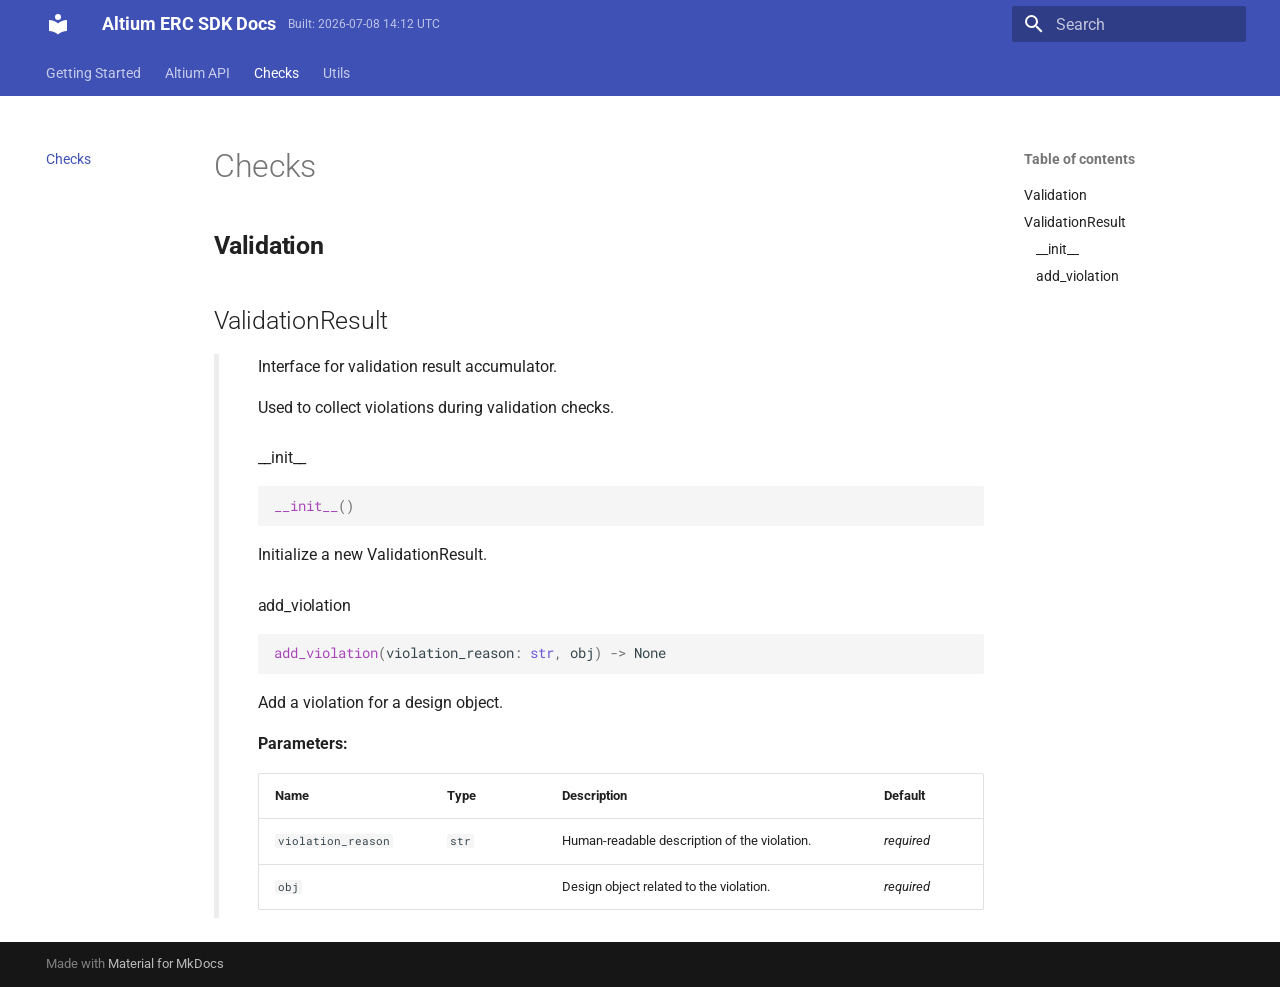
<file: docs/checks.html>
<!doctype html>
<html lang="en" class="no-js">
  <head>
    
      <meta charset="utf-8">
      <meta name="viewport" content="width=device-width,initial-scale=1">
      
      
      
      
        <link rel="prev" href="altium_api.html">
      
      
        <link rel="next" href="utils.html">
      
      
        
      
      
      <link rel="icon" href="assets/images/favicon.png">
      <meta name="generator" content="mkdocs-1.6.1, mkdocs-material-9.7.6">
    
    
      
        <title>Checks - Altium ERC SDK Docs</title>
      
    
    
      <link rel="stylesheet" href="assets/stylesheets/main.484c7ddc.min.css">
      
      


    
    
      
    
    
      
        
        
        <link rel="preconnect" href="https://fonts.gstatic.com" crossorigin>
        <link rel="stylesheet" href="https://fonts.googleapis.com/css?family=Roboto:300,300i,400,400i,700,700i%7CRoboto+Mono:400,400i,700,700i&display=fallback">
        <style>:root{--md-text-font:"Roboto";--md-code-font:"Roboto Mono"}</style>
      
    
    
      <link rel="stylesheet" href="assets/_mkdocstrings.css">
    
      <link rel="stylesheet" href="stylesheets/theme-tweak.css">
    
    <script>__md_scope=new URL(".",location),__md_hash=e=>[...e].reduce(((e,_)=>(e<<5)-e+_.charCodeAt(0)),0),__md_get=(e,_=localStorage,t=__md_scope)=>JSON.parse(_.getItem(t.pathname+"."+e)),__md_set=(e,_,t=localStorage,a=__md_scope)=>{try{t.setItem(a.pathname+"."+e,JSON.stringify(_))}catch(e){}}</script>
    
      

    
    
  </head>
  
  
    <body dir="ltr">
  
    
    <input class="md-toggle" data-md-toggle="drawer" type="checkbox" id="__drawer" autocomplete="off">
    <input class="md-toggle" data-md-toggle="search" type="checkbox" id="__search" autocomplete="off">
    <label class="md-overlay" for="__drawer"></label>
    <div data-md-component="skip">
      
        
        <a href="#_1" class="md-skip">
          Skip to content
        </a>
      
    </div>
    <div data-md-component="announce">
      
    </div>
    
    
      

<header class="md-header" data-md-component="header">
  <nav class="md-header__inner md-grid" aria-label="Header">
    <a href="index.html" title="Altium ERC SDK Docs" class="md-header__button md-logo" aria-label="Altium ERC SDK Docs" data-md-component="logo">
      
  
  <svg xmlns="http://www.w3.org/2000/svg" viewBox="0 0 24 24"><path d="M12 8a3 3 0 0 0 3-3 3 3 0 0 0-3-3 3 3 0 0 0-3 3 3 3 0 0 0 3 3m0 3.54C9.64 9.35 6.5 8 3 8v11c3.5 0 6.64 1.35 9 3.54 2.36-2.19 5.5-3.54 9-3.54V8c-3.5 0-6.64 1.35-9 3.54"/></svg>

    </a>
    <label class="md-header__button md-icon" for="__drawer">
      
      <svg xmlns="http://www.w3.org/2000/svg" viewBox="0 0 24 24"><path d="M3 6h18v2H3zm0 5h18v2H3zm0 5h18v2H3z"/></svg>
    </label>
    <div class="md-header__title" data-md-component="header-title">
      <div class="md-header__ellipsis">
        <div class="md-header__topic">
          <span class="md-ellipsis">
            Altium ERC SDK Docs
          </span>
        </div>
        <div class="md-header__topic" data-md-component="header-topic">
          <span class="md-ellipsis">
            
              Checks
            
          </span>
        </div>
      </div>
    </div>
    
    
      <script>var palette=__md_get("__palette");if(palette&&palette.color){if("(prefers-color-scheme)"===palette.color.media){var media=matchMedia("(prefers-color-scheme: light)"),input=document.querySelector(media.matches?"[data-md-color-media='(prefers-color-scheme: light)']":"[data-md-color-media='(prefers-color-scheme: dark)']");palette.color.media=input.getAttribute("data-md-color-media"),palette.color.scheme=input.getAttribute("data-md-color-scheme"),palette.color.primary=input.getAttribute("data-md-color-primary"),palette.color.accent=input.getAttribute("data-md-color-accent")}for(var[key,value]of Object.entries(palette.color))document.body.setAttribute("data-md-color-"+key,value)}</script>
    
    
    
      
      
        <label class="md-header__button md-icon" for="__search">
          
          <svg xmlns="http://www.w3.org/2000/svg" viewBox="0 0 24 24"><path d="M9.5 3A6.5 6.5 0 0 1 16 9.5c0 1.61-.59 3.09-1.56 4.23l.27.27h.79l5 5-1.5 1.5-5-5v-.79l-.27-.27A6.52 6.52 0 0 1 9.5 16 6.5 6.5 0 0 1 3 9.5 6.5 6.5 0 0 1 9.5 3m0 2C7 5 5 7 5 9.5S7 14 9.5 14 14 12 14 9.5 12 5 9.5 5"/></svg>
        </label>
        <div class="md-search" data-md-component="search" role="dialog">
  <label class="md-search__overlay" for="__search"></label>
  <div class="md-search__inner" role="search">
    <form class="md-search__form" name="search">
      <input type="text" class="md-search__input" name="query" aria-label="Search" placeholder="Search" autocapitalize="off" autocorrect="off" autocomplete="off" spellcheck="false" data-md-component="search-query" required>
      <label class="md-search__icon md-icon" for="__search">
        
        <svg xmlns="http://www.w3.org/2000/svg" viewBox="0 0 24 24"><path d="M9.5 3A6.5 6.5 0 0 1 16 9.5c0 1.61-.59 3.09-1.56 4.23l.27.27h.79l5 5-1.5 1.5-5-5v-.79l-.27-.27A6.52 6.52 0 0 1 9.5 16 6.5 6.5 0 0 1 3 9.5 6.5 6.5 0 0 1 9.5 3m0 2C7 5 5 7 5 9.5S7 14 9.5 14 14 12 14 9.5 12 5 9.5 5"/></svg>
        
        <svg xmlns="http://www.w3.org/2000/svg" viewBox="0 0 24 24"><path d="M20 11v2H8l5.5 5.5-1.42 1.42L4.16 12l7.92-7.92L13.5 5.5 8 11z"/></svg>
      </label>
      <nav class="md-search__options" aria-label="Search">
        
        <button type="reset" class="md-search__icon md-icon" title="Clear" aria-label="Clear" tabindex="-1">
          
          <svg xmlns="http://www.w3.org/2000/svg" viewBox="0 0 24 24"><path d="M19 6.41 17.59 5 12 10.59 6.41 5 5 6.41 10.59 12 5 17.59 6.41 19 12 13.41 17.59 19 19 17.59 13.41 12z"/></svg>
        </button>
      </nav>
      
    </form>
    <div class="md-search__output">
      <div class="md-search__scrollwrap" tabindex="0" data-md-scrollfix>
        <div class="md-search-result" data-md-component="search-result">
          <div class="md-search-result__meta">
            Initializing search
          </div>
          <ol class="md-search-result__list" role="presentation"></ol>
        </div>
      </div>
    </div>
  </div>
</div>
      
    
    
  </nav>
  
</header>
    
    <div class="md-container" data-md-component="container">
      
      
        
          
            
<nav class="md-tabs" aria-label="Tabs" data-md-component="tabs">
  <div class="md-grid">
    <ul class="md-tabs__list">
      
        
  
  
  
  
    <li class="md-tabs__item">
      <a href="index.html" class="md-tabs__link">
        
  
  
    
  
  Getting Started

      </a>
    </li>
  

      
        
  
  
  
  
    <li class="md-tabs__item">
      <a href="altium_api.html" class="md-tabs__link">
        
  
  
    
  
  Altium API

      </a>
    </li>
  

      
        
  
  
  
    
  
  
    <li class="md-tabs__item md-tabs__item--active">
      <a href="checks.html" class="md-tabs__link">
        
  
  
    
  
  Checks

      </a>
    </li>
  

      
        
  
  
  
  
    <li class="md-tabs__item">
      <a href="utils.html" class="md-tabs__link">
        
  
  
    
  
  Utils

      </a>
    </li>
  

      
    </ul>
  </div>
</nav>
          
        
      
      <main class="md-main" data-md-component="main">
        <div class="md-main__inner md-grid">
          
            
              
              <div class="md-sidebar md-sidebar--primary" data-md-component="sidebar" data-md-type="navigation" >
                <div class="md-sidebar__scrollwrap">
                  <div class="md-sidebar__inner">
                    


  


<nav class="md-nav md-nav--primary md-nav--lifted" aria-label="Navigation" data-md-level="0">
  <label class="md-nav__title" for="__drawer">
    <a href="index.html" title="Altium ERC SDK Docs" class="md-nav__button md-logo" aria-label="Altium ERC SDK Docs" data-md-component="logo">
      
  
  <svg xmlns="http://www.w3.org/2000/svg" viewBox="0 0 24 24"><path d="M12 8a3 3 0 0 0 3-3 3 3 0 0 0-3-3 3 3 0 0 0-3 3 3 3 0 0 0 3 3m0 3.54C9.64 9.35 6.5 8 3 8v11c3.5 0 6.64 1.35 9 3.54 2.36-2.19 5.5-3.54 9-3.54V8c-3.5 0-6.64 1.35-9 3.54"/></svg>

    </a>
    Altium ERC SDK Docs
  </label>
  
  <ul class="md-nav__list" data-md-scrollfix>
    
      
      
  
  
  
  
    <li class="md-nav__item">
      <a href="index.html" class="md-nav__link">
        
  
  
  <span class="md-ellipsis">
    
  
    Getting Started
  

    
  </span>
  
  

      </a>
    </li>
  

    
      
      
  
  
  
  
    <li class="md-nav__item">
      <a href="altium_api.html" class="md-nav__link">
        
  
  
  <span class="md-ellipsis">
    
  
    Altium API
  

    
  </span>
  
  

      </a>
    </li>
  

    
      
      
  
  
    
  
  
  
    <li class="md-nav__item md-nav__item--active">
      
      <input class="md-nav__toggle md-toggle" type="checkbox" id="__toc">
      
      
      
        <label class="md-nav__link md-nav__link--active" for="__toc">
          
  
  
  <span class="md-ellipsis">
    
  
    Checks
  

    
  </span>
  
  

          <span class="md-nav__icon md-icon"></span>
        </label>
      
      <a href="checks.html" class="md-nav__link md-nav__link--active">
        
  
  
  <span class="md-ellipsis">
    
  
    Checks
  

    
  </span>
  
  

      </a>
      
        

<nav class="md-nav md-nav--secondary" aria-label="Table of contents">
  
  
  
  
    <label class="md-nav__title" for="__toc">
      <span class="md-nav__icon md-icon"></span>
      Table of contents
    </label>
    <ul class="md-nav__list" data-md-component="toc" data-md-scrollfix>
      
        <li class="md-nav__item">
  <a href="#_1" class="md-nav__link">
    <span class="md-ellipsis">
      
        
      
    </span>
  </a>
  
</li>
      
        <li class="md-nav__item">
  <a href="#validation" class="md-nav__link">
    <span class="md-ellipsis">
      
        Validation
      
    </span>
  </a>
  
</li>
      
        <li class="md-nav__item">
  <a href="#altium_api.ValidationResult" class="md-nav__link">
    <span class="md-ellipsis">
      
        ValidationResult
      
    </span>
  </a>
  
    <nav class="md-nav" aria-label="ValidationResult">
      <ul class="md-nav__list">
        
          <li class="md-nav__item">
  <a href="#altium_api.ValidationResult.__init__" class="md-nav__link">
    <span class="md-ellipsis">
      
        __init__
      
    </span>
  </a>
  
</li>
        
          <li class="md-nav__item">
  <a href="#altium_api.ValidationResult.add_violation" class="md-nav__link">
    <span class="md-ellipsis">
      
        add_violation
      
    </span>
  </a>
  
</li>
        
      </ul>
    </nav>
  
</li>
      
    </ul>
  
</nav>
      
    </li>
  

    
      
      
  
  
  
  
    <li class="md-nav__item">
      <a href="utils.html" class="md-nav__link">
        
  
  
  <span class="md-ellipsis">
    
  
    Utils
  

    
  </span>
  
  

      </a>
    </li>
  

    
  </ul>
</nav>
                  </div>
                </div>
              </div>
            
            
              
              <div class="md-sidebar md-sidebar--secondary" data-md-component="sidebar" data-md-type="toc" >
                <div class="md-sidebar__scrollwrap">
                  <div class="md-sidebar__inner">
                    

<nav class="md-nav md-nav--secondary" aria-label="Table of contents">
  
  
  
  
    <label class="md-nav__title" for="__toc">
      <span class="md-nav__icon md-icon"></span>
      Table of contents
    </label>
    <ul class="md-nav__list" data-md-component="toc" data-md-scrollfix>
      
        <li class="md-nav__item">
  <a href="#_1" class="md-nav__link">
    <span class="md-ellipsis">
      
        
      
    </span>
  </a>
  
</li>
      
        <li class="md-nav__item">
  <a href="#validation" class="md-nav__link">
    <span class="md-ellipsis">
      
        Validation
      
    </span>
  </a>
  
</li>
      
        <li class="md-nav__item">
  <a href="#altium_api.ValidationResult" class="md-nav__link">
    <span class="md-ellipsis">
      
        ValidationResult
      
    </span>
  </a>
  
    <nav class="md-nav" aria-label="ValidationResult">
      <ul class="md-nav__list">
        
          <li class="md-nav__item">
  <a href="#altium_api.ValidationResult.__init__" class="md-nav__link">
    <span class="md-ellipsis">
      
        __init__
      
    </span>
  </a>
  
</li>
        
          <li class="md-nav__item">
  <a href="#altium_api.ValidationResult.add_violation" class="md-nav__link">
    <span class="md-ellipsis">
      
        add_violation
      
    </span>
  </a>
  
</li>
        
      </ul>
    </nav>
  
</li>
      
    </ul>
  
</nav>
                  </div>
                </div>
              </div>
            
          
          
            <div class="md-content" data-md-component="content">
              
              <article class="md-content__inner md-typeset">
                
                  



  <h1>Checks</h1>

<h2 id="_1"></h2>
<h2 id="validation"><strong>Validation</strong></h2>


<div class="doc doc-object doc-class">



<h2 id="altium_api.ValidationResult" class="doc doc-heading">
            <span class="doc doc-object-name doc-class-name">ValidationResult</span>


</h2>


    <div class="doc doc-contents first">


        <p>Interface for validation result accumulator.</p>
<p>Used to collect violations during validation checks.</p>











  <div class="doc doc-children">










<div class="doc doc-object doc-function">


<h3 id="altium_api.ValidationResult.__init__" class="doc doc-heading">
            <span class="doc doc-object-name doc-function-name">__init__</span>


</h3>
<div class="doc-signature highlight"><pre><span></span><code><span class="nf">__init__</span><span class="p">()</span>
</code></pre></div>

    <div class="doc doc-contents ">

        <p>Initialize a new ValidationResult.</p>


    </div>

</div>

<div class="doc doc-object doc-function">


<h3 id="altium_api.ValidationResult.add_violation" class="doc doc-heading">
            <span class="doc doc-object-name doc-function-name">add_violation</span>


</h3>
<div class="doc-signature highlight"><pre><span></span><code><span class="nf">add_violation</span><span class="p">(</span><span class="n">violation_reason</span><span class="p">:</span> <span class="nb">str</span><span class="p">,</span> <span class="n">obj</span><span class="p">)</span> <span class="o">-&gt;</span> <span class="kc">None</span>
</code></pre></div>

    <div class="doc doc-contents ">

        <p>Add a violation for a design object.</p>


<p><span class="doc-section-title">Parameters:</span></p>
    <table>
      <thead>
        <tr>
          <th>Name</th>
          <th>Type</th>
          <th>Description</th>
          <th>Default</th>
        </tr>
      </thead>
      <tbody>
          <tr class="doc-section-item">
            <td>
                <code>violation_reason</code>
            </td>
            <td>
                  <code><span title="str">str</span></code>
            </td>
            <td>
              <div class="doc-md-description">
                <p>Human-readable description of the violation.</p>
              </div>
            </td>
            <td>
                <em>required</em>
            </td>
          </tr>
          <tr class="doc-section-item">
            <td>
                <code>obj</code>
            </td>
            <td>
            </td>
            <td>
              <div class="doc-md-description">
                <p>Design object related to the violation.</p>
              </div>
            </td>
            <td>
                <em>required</em>
            </td>
          </tr>
      </tbody>
    </table>


    </div>

</div>



  </div>

    </div>

</div>












                
              </article>
            </div>
          
          
<script>var target=document.getElementById(location.hash.slice(1));target&&target.name&&(target.checked=target.name.startsWith("__tabbed_"))</script>
        </div>
        
      </main>
      
        <footer class="md-footer">
  
  <div class="md-footer-meta md-typeset">
    <div class="md-footer-meta__inner md-grid">
      <div class="md-copyright">
  
  
    Made with
    <a href="https://squidfunk.github.io/mkdocs-material/" target="_blank" rel="noopener">
      Material for MkDocs
    </a>
  
</div>
      
    </div>
  </div>
</footer>
      
    </div>
    <div class="md-dialog" data-md-component="dialog">
      <div class="md-dialog__inner md-typeset"></div>
    </div>
    
    
    
      
      
      <script id="__config" type="application/json">{"annotate": null, "base": ".", "features": ["navigation.sections", "navigation.expand", "navigation.tabs"], "search": "assets/javascripts/workers/search.2c215733.min.js", "tags": null, "translations": {"clipboard.copied": "Copied to clipboard", "clipboard.copy": "Copy to clipboard", "search.result.more.one": "1 more on this page", "search.result.more.other": "# more on this page", "search.result.none": "No matching documents", "search.result.one": "1 matching document", "search.result.other": "# matching documents", "search.result.placeholder": "Type to start searching", "search.result.term.missing": "Missing", "select.version": "Select version"}, "version": null}</script>
    
    
  
      <script src="assets/javascripts/bundle.79ae519e.min.js"></script>
      
    
  <script>
    document.addEventListener('DOMContentLoaded', function () {
      document.querySelectorAll('.md-header__topic').forEach(function (topic) {
        var span = document.createElement('span');
        span.className = 'md-header-build-date';
        span.textContent = 'Built: 2026-07-08 14:12 UTC';
        topic.appendChild(span);
      });
    });
  </script>

  </body>
</html>
</file>
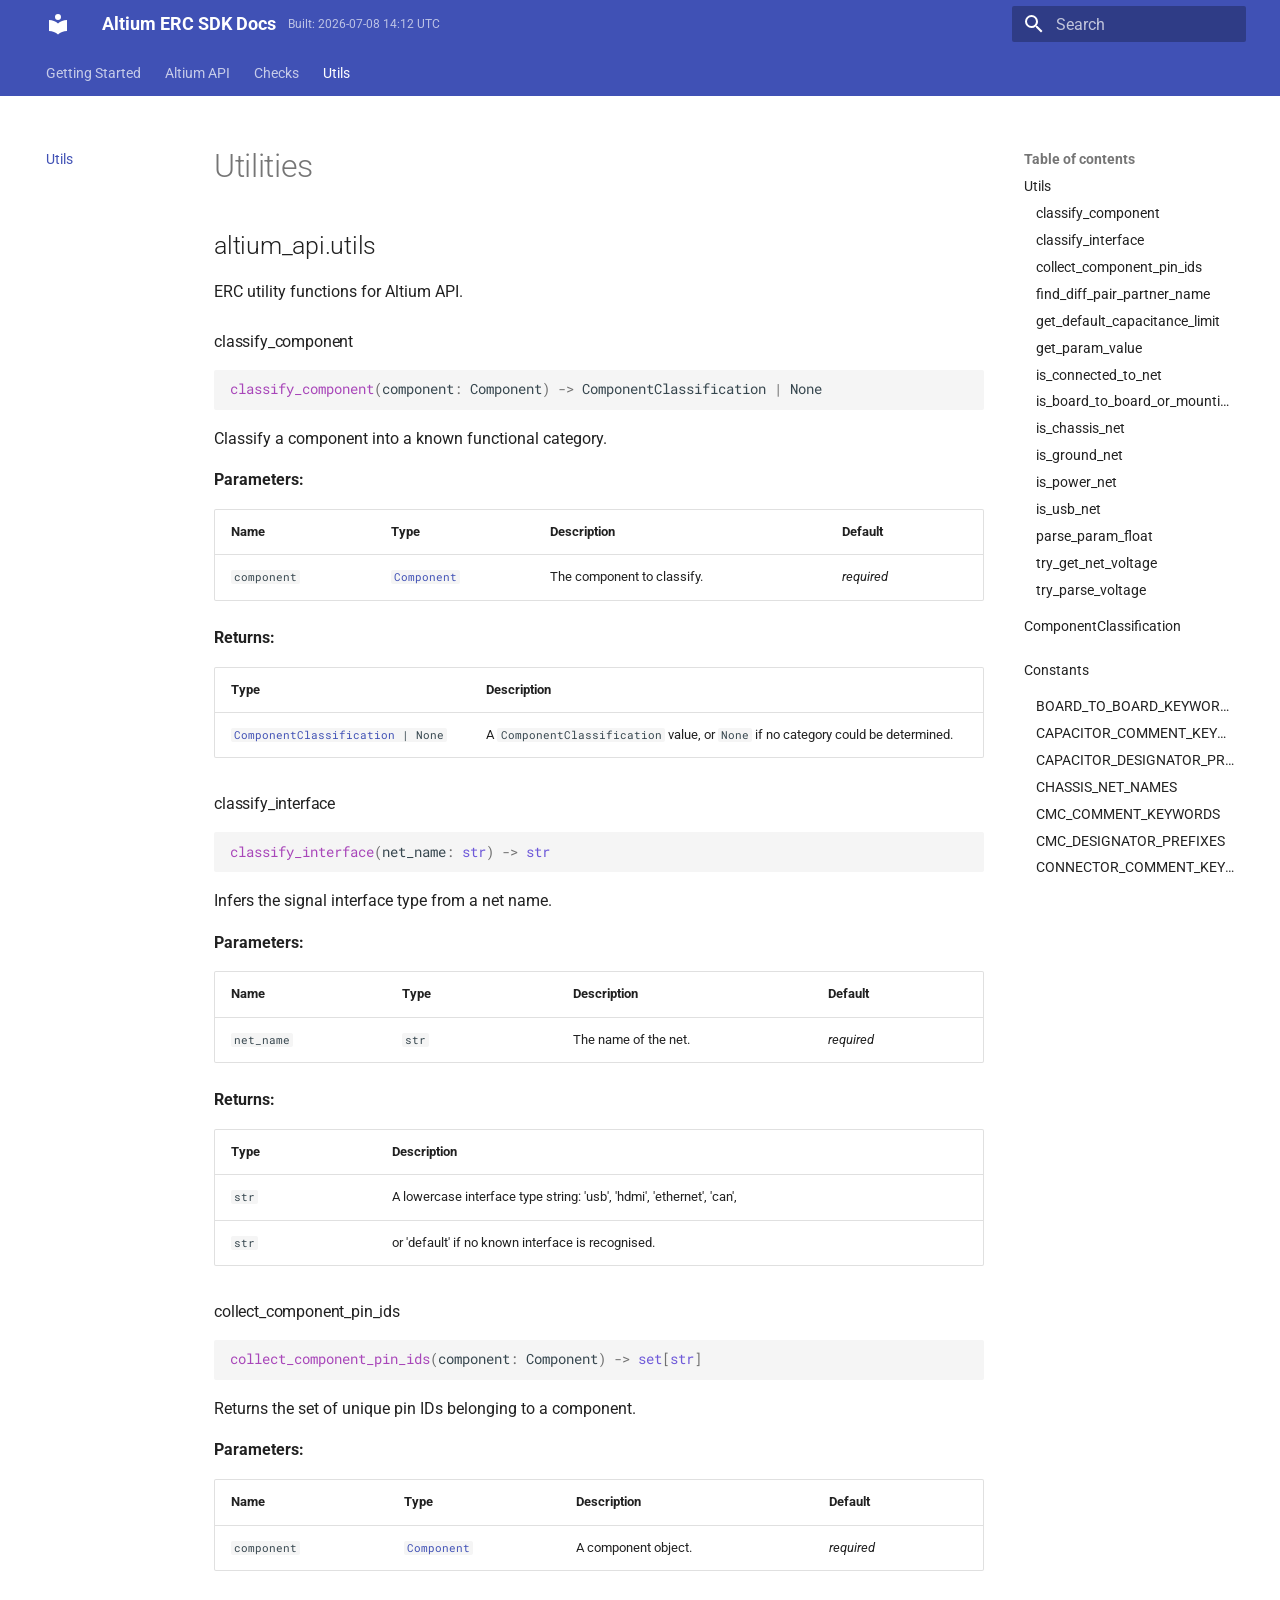
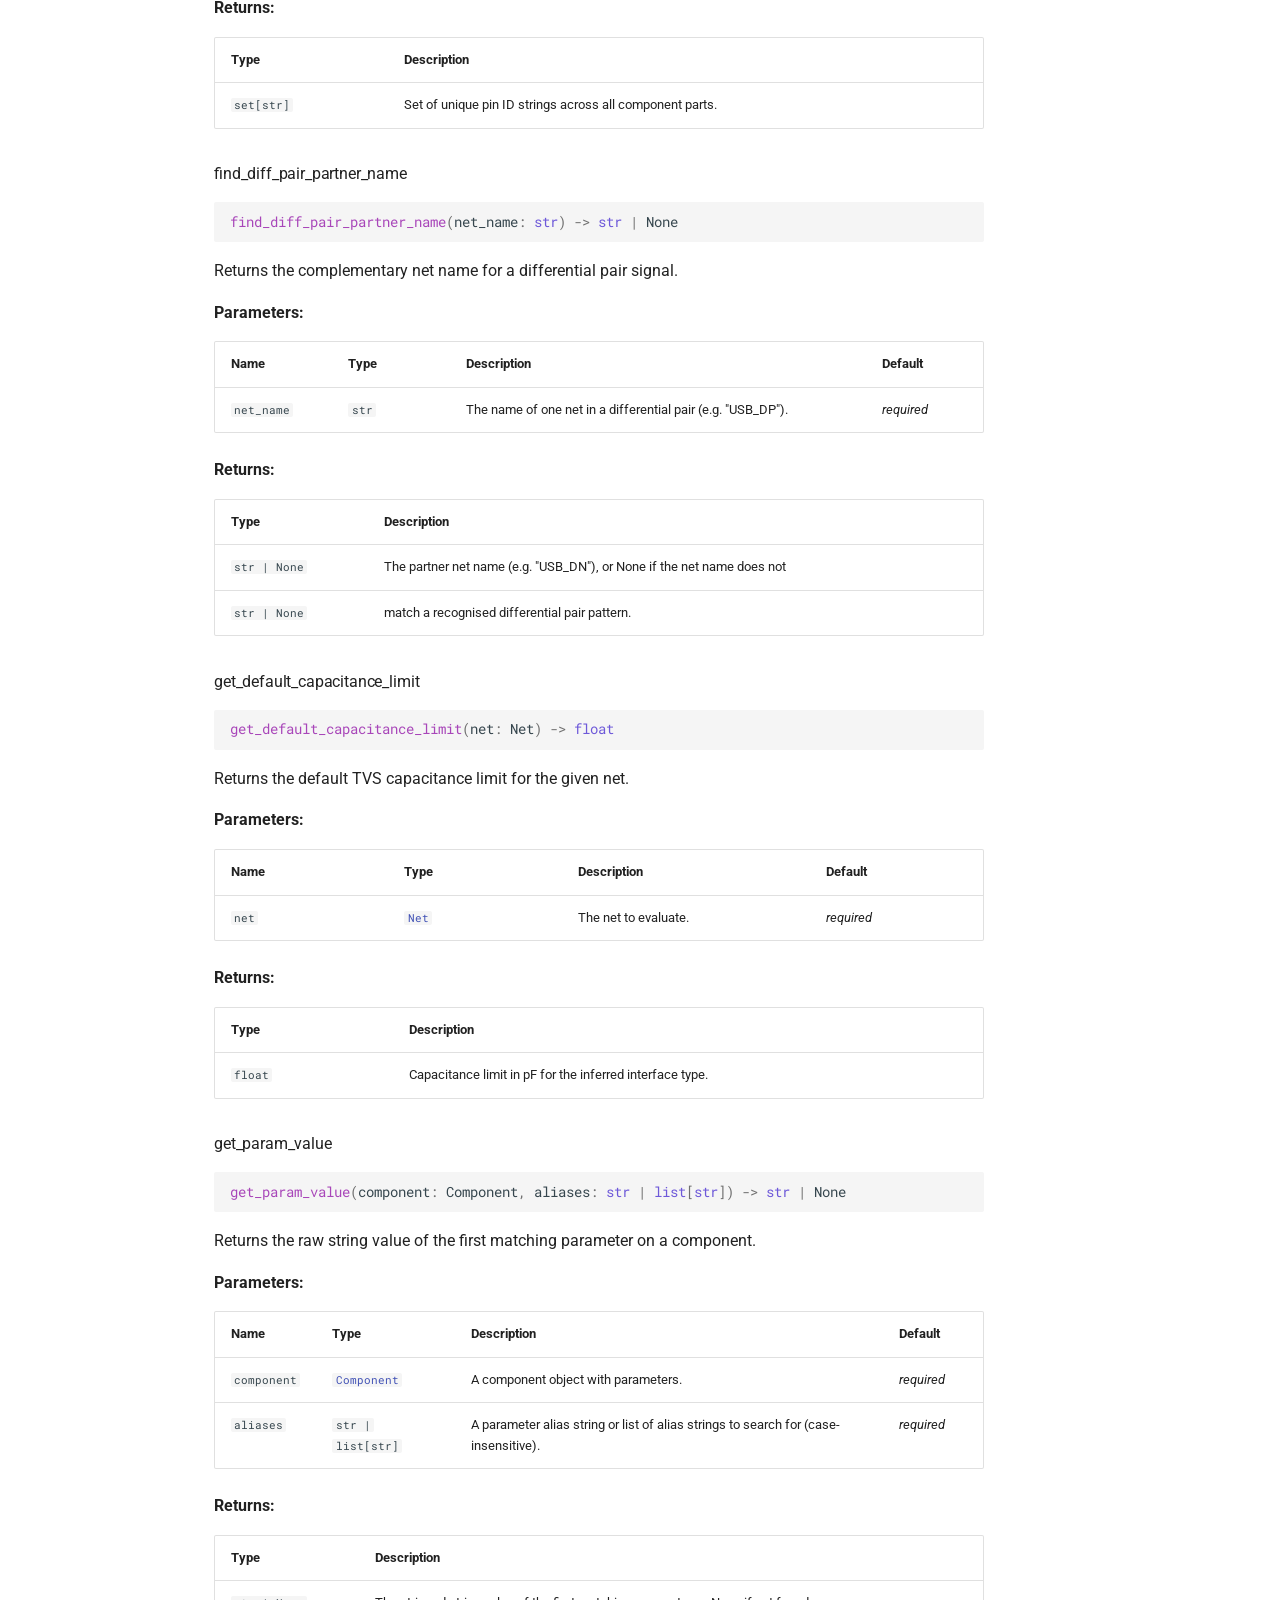
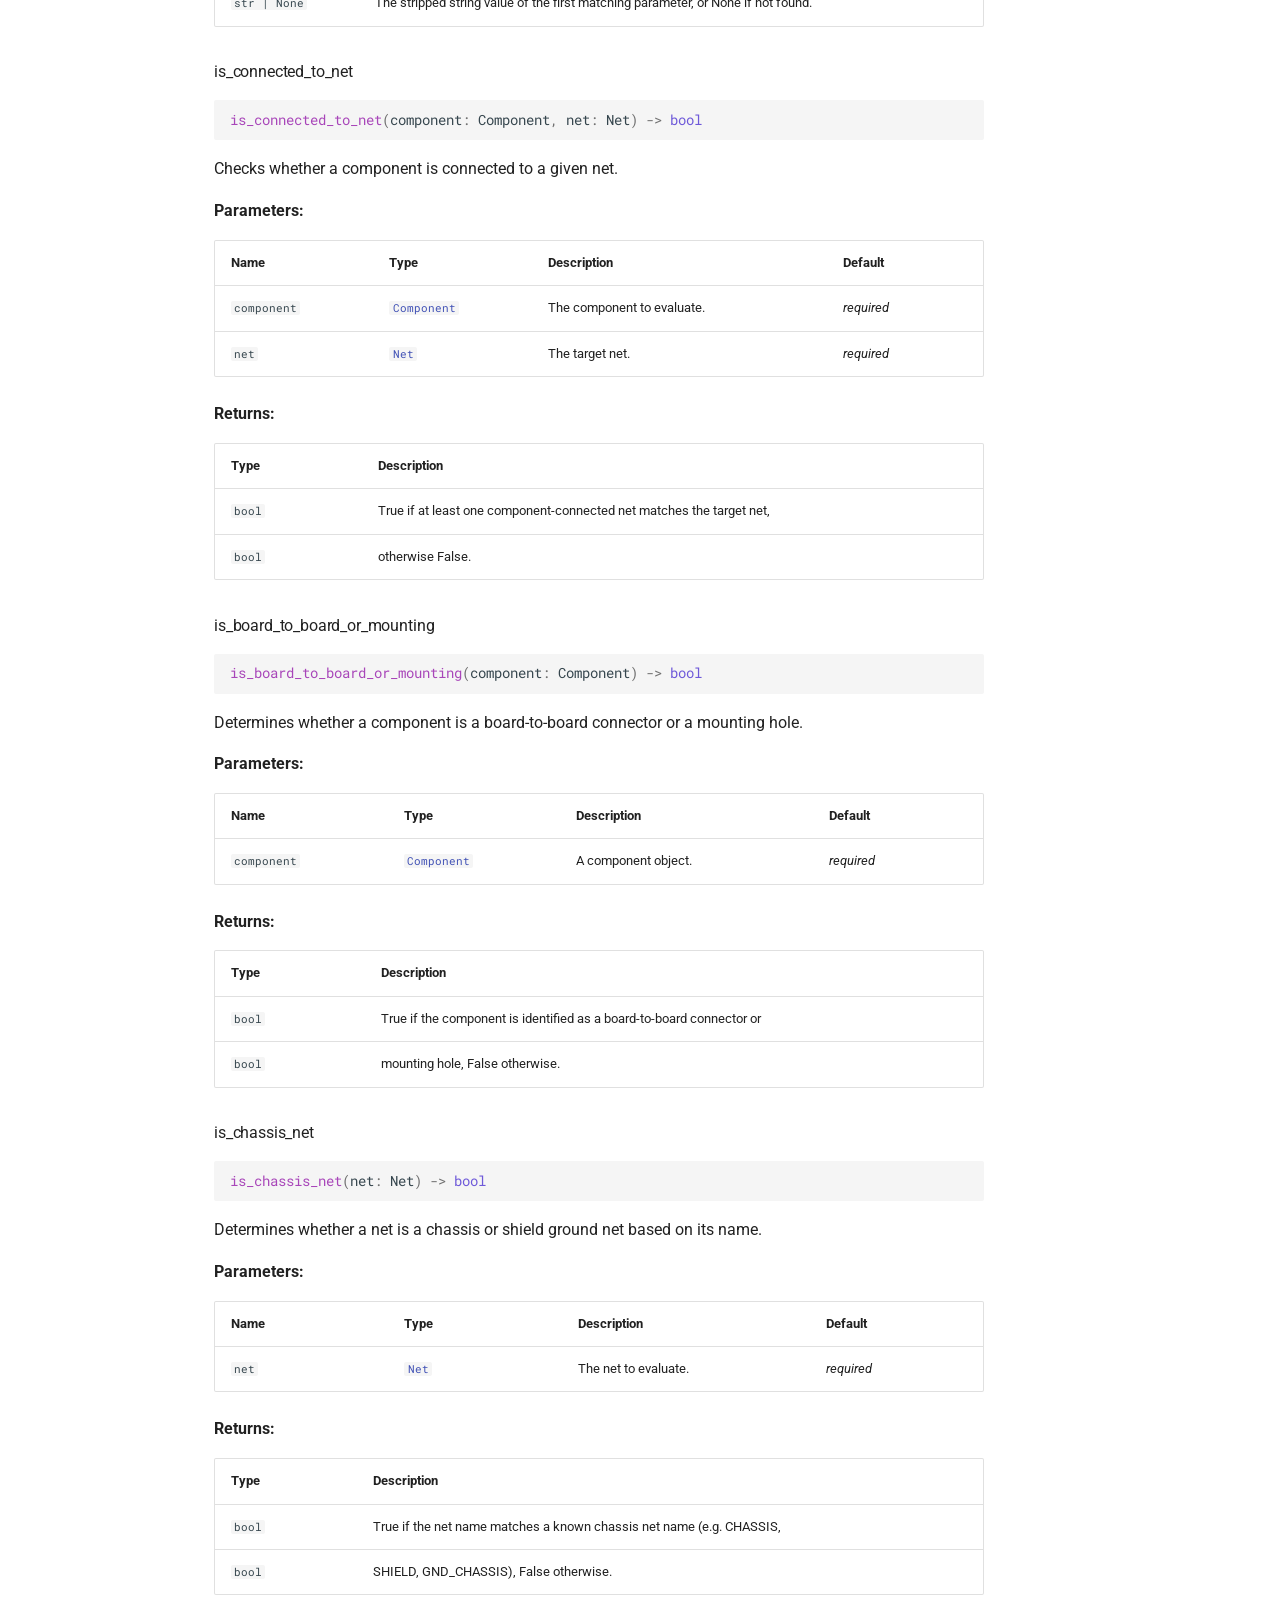
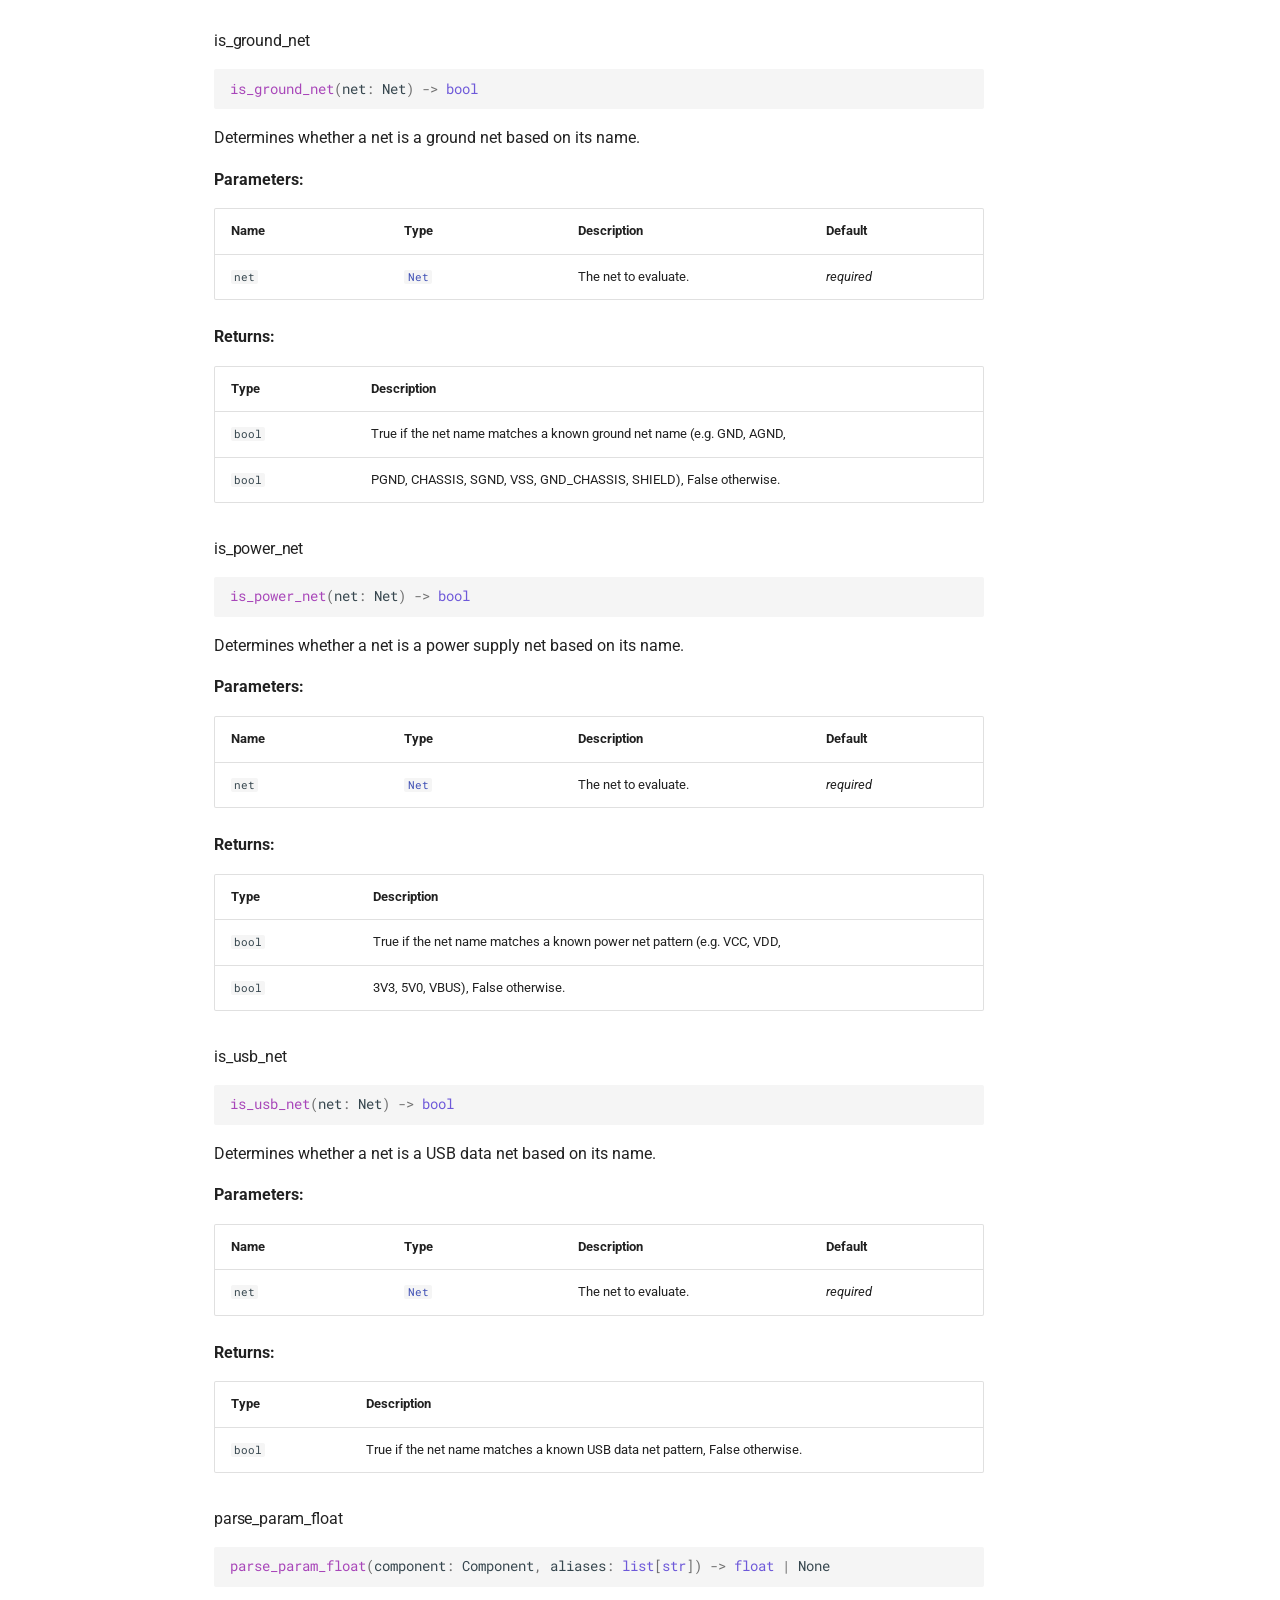
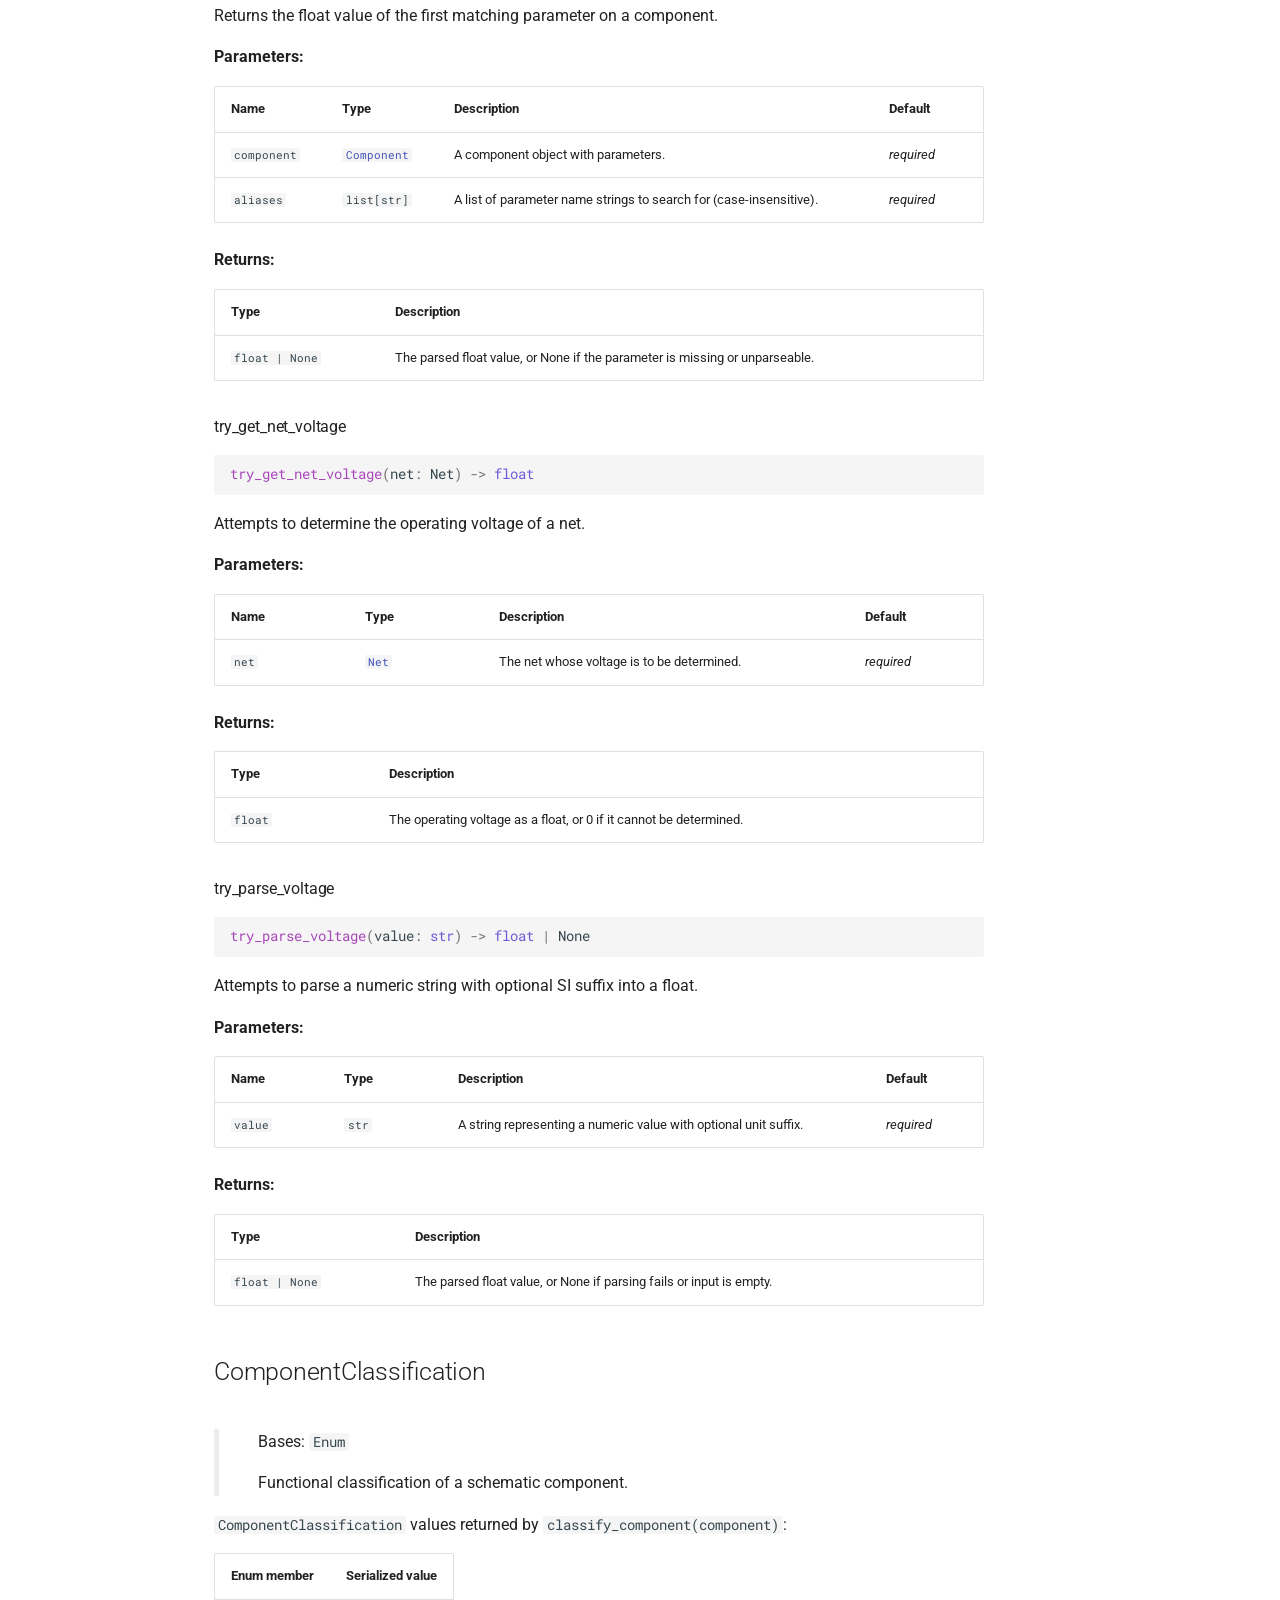
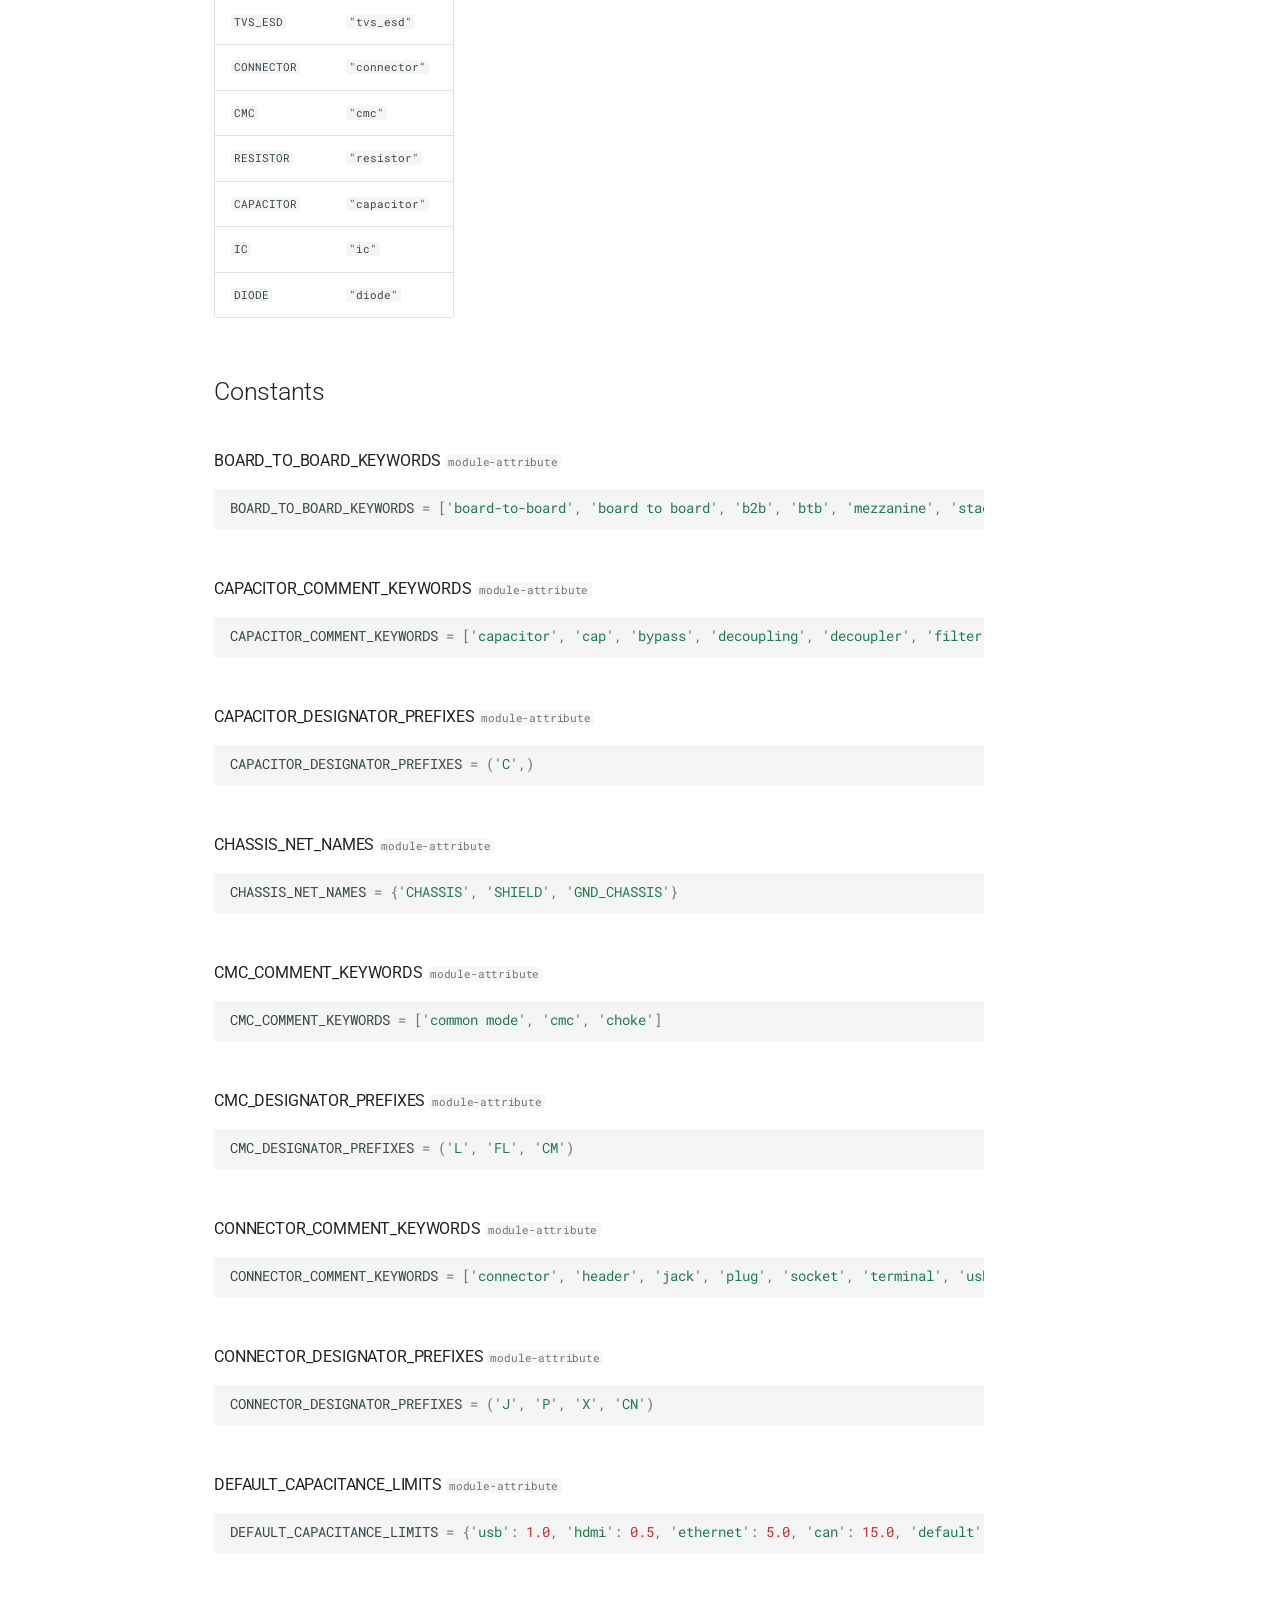
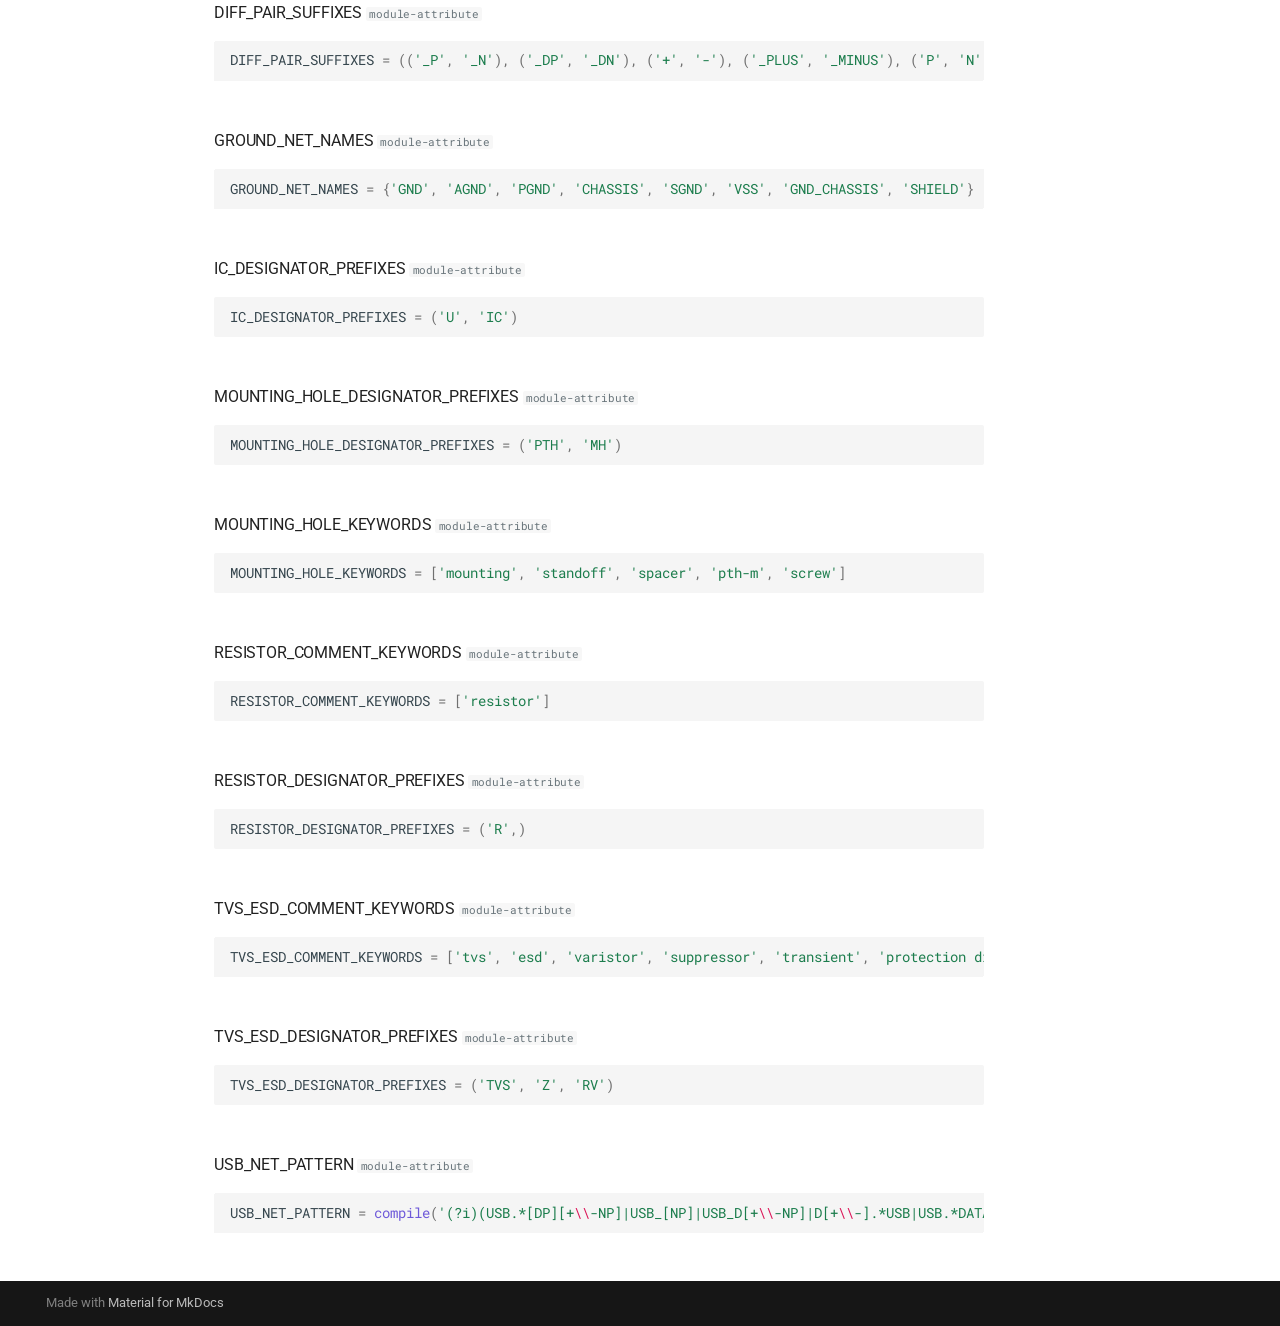
<file: docs/utils.html>
<!doctype html>
<html lang="en" class="no-js">
  <head>
    
      <meta charset="utf-8">
      <meta name="viewport" content="width=device-width,initial-scale=1">
      
      
      
      
        <link rel="prev" href="checks.html">
      
      
      
        
      
      
      <link rel="icon" href="assets/images/favicon.png">
      <meta name="generator" content="mkdocs-1.6.1, mkdocs-material-9.7.6">
    
    
      
        <title>Utils - Altium ERC SDK Docs</title>
      
    
    
      <link rel="stylesheet" href="assets/stylesheets/main.484c7ddc.min.css">
      
      


    
    
      
    
    
      
        
        
        <link rel="preconnect" href="https://fonts.gstatic.com" crossorigin>
        <link rel="stylesheet" href="https://fonts.googleapis.com/css?family=Roboto:300,300i,400,400i,700,700i%7CRoboto+Mono:400,400i,700,700i&display=fallback">
        <style>:root{--md-text-font:"Roboto";--md-code-font:"Roboto Mono"}</style>
      
    
    
      <link rel="stylesheet" href="assets/_mkdocstrings.css">
    
      <link rel="stylesheet" href="stylesheets/theme-tweak.css">
    
    <script>__md_scope=new URL(".",location),__md_hash=e=>[...e].reduce(((e,_)=>(e<<5)-e+_.charCodeAt(0)),0),__md_get=(e,_=localStorage,t=__md_scope)=>JSON.parse(_.getItem(t.pathname+"."+e)),__md_set=(e,_,t=localStorage,a=__md_scope)=>{try{t.setItem(a.pathname+"."+e,JSON.stringify(_))}catch(e){}}</script>
    
      

    
    
  </head>
  
  
    <body dir="ltr">
  
    
    <input class="md-toggle" data-md-toggle="drawer" type="checkbox" id="__drawer" autocomplete="off">
    <input class="md-toggle" data-md-toggle="search" type="checkbox" id="__search" autocomplete="off">
    <label class="md-overlay" for="__drawer"></label>
    <div data-md-component="skip">
      
        
        <a href="#utilities" class="md-skip">
          Skip to content
        </a>
      
    </div>
    <div data-md-component="announce">
      
    </div>
    
    
      

<header class="md-header" data-md-component="header">
  <nav class="md-header__inner md-grid" aria-label="Header">
    <a href="index.html" title="Altium ERC SDK Docs" class="md-header__button md-logo" aria-label="Altium ERC SDK Docs" data-md-component="logo">
      
  
  <svg xmlns="http://www.w3.org/2000/svg" viewBox="0 0 24 24"><path d="M12 8a3 3 0 0 0 3-3 3 3 0 0 0-3-3 3 3 0 0 0-3 3 3 3 0 0 0 3 3m0 3.54C9.64 9.35 6.5 8 3 8v11c3.5 0 6.64 1.35 9 3.54 2.36-2.19 5.5-3.54 9-3.54V8c-3.5 0-6.64 1.35-9 3.54"/></svg>

    </a>
    <label class="md-header__button md-icon" for="__drawer">
      
      <svg xmlns="http://www.w3.org/2000/svg" viewBox="0 0 24 24"><path d="M3 6h18v2H3zm0 5h18v2H3zm0 5h18v2H3z"/></svg>
    </label>
    <div class="md-header__title" data-md-component="header-title">
      <div class="md-header__ellipsis">
        <div class="md-header__topic">
          <span class="md-ellipsis">
            Altium ERC SDK Docs
          </span>
        </div>
        <div class="md-header__topic" data-md-component="header-topic">
          <span class="md-ellipsis">
            
              Utils
            
          </span>
        </div>
      </div>
    </div>
    
    
      <script>var palette=__md_get("__palette");if(palette&&palette.color){if("(prefers-color-scheme)"===palette.color.media){var media=matchMedia("(prefers-color-scheme: light)"),input=document.querySelector(media.matches?"[data-md-color-media='(prefers-color-scheme: light)']":"[data-md-color-media='(prefers-color-scheme: dark)']");palette.color.media=input.getAttribute("data-md-color-media"),palette.color.scheme=input.getAttribute("data-md-color-scheme"),palette.color.primary=input.getAttribute("data-md-color-primary"),palette.color.accent=input.getAttribute("data-md-color-accent")}for(var[key,value]of Object.entries(palette.color))document.body.setAttribute("data-md-color-"+key,value)}</script>
    
    
    
      
      
        <label class="md-header__button md-icon" for="__search">
          
          <svg xmlns="http://www.w3.org/2000/svg" viewBox="0 0 24 24"><path d="M9.5 3A6.5 6.5 0 0 1 16 9.5c0 1.61-.59 3.09-1.56 4.23l.27.27h.79l5 5-1.5 1.5-5-5v-.79l-.27-.27A6.52 6.52 0 0 1 9.5 16 6.5 6.5 0 0 1 3 9.5 6.5 6.5 0 0 1 9.5 3m0 2C7 5 5 7 5 9.5S7 14 9.5 14 14 12 14 9.5 12 5 9.5 5"/></svg>
        </label>
        <div class="md-search" data-md-component="search" role="dialog">
  <label class="md-search__overlay" for="__search"></label>
  <div class="md-search__inner" role="search">
    <form class="md-search__form" name="search">
      <input type="text" class="md-search__input" name="query" aria-label="Search" placeholder="Search" autocapitalize="off" autocorrect="off" autocomplete="off" spellcheck="false" data-md-component="search-query" required>
      <label class="md-search__icon md-icon" for="__search">
        
        <svg xmlns="http://www.w3.org/2000/svg" viewBox="0 0 24 24"><path d="M9.5 3A6.5 6.5 0 0 1 16 9.5c0 1.61-.59 3.09-1.56 4.23l.27.27h.79l5 5-1.5 1.5-5-5v-.79l-.27-.27A6.52 6.52 0 0 1 9.5 16 6.5 6.5 0 0 1 3 9.5 6.5 6.5 0 0 1 9.5 3m0 2C7 5 5 7 5 9.5S7 14 9.5 14 14 12 14 9.5 12 5 9.5 5"/></svg>
        
        <svg xmlns="http://www.w3.org/2000/svg" viewBox="0 0 24 24"><path d="M20 11v2H8l5.5 5.5-1.42 1.42L4.16 12l7.92-7.92L13.5 5.5 8 11z"/></svg>
      </label>
      <nav class="md-search__options" aria-label="Search">
        
        <button type="reset" class="md-search__icon md-icon" title="Clear" aria-label="Clear" tabindex="-1">
          
          <svg xmlns="http://www.w3.org/2000/svg" viewBox="0 0 24 24"><path d="M19 6.41 17.59 5 12 10.59 6.41 5 5 6.41 10.59 12 5 17.59 6.41 19 12 13.41 17.59 19 19 17.59 13.41 12z"/></svg>
        </button>
      </nav>
      
    </form>
    <div class="md-search__output">
      <div class="md-search__scrollwrap" tabindex="0" data-md-scrollfix>
        <div class="md-search-result" data-md-component="search-result">
          <div class="md-search-result__meta">
            Initializing search
          </div>
          <ol class="md-search-result__list" role="presentation"></ol>
        </div>
      </div>
    </div>
  </div>
</div>
      
    
    
  </nav>
  
</header>
    
    <div class="md-container" data-md-component="container">
      
      
        
          
            
<nav class="md-tabs" aria-label="Tabs" data-md-component="tabs">
  <div class="md-grid">
    <ul class="md-tabs__list">
      
        
  
  
  
  
    <li class="md-tabs__item">
      <a href="index.html" class="md-tabs__link">
        
  
  
    
  
  Getting Started

      </a>
    </li>
  

      
        
  
  
  
  
    <li class="md-tabs__item">
      <a href="altium_api.html" class="md-tabs__link">
        
  
  
    
  
  Altium API

      </a>
    </li>
  

      
        
  
  
  
  
    <li class="md-tabs__item">
      <a href="checks.html" class="md-tabs__link">
        
  
  
    
  
  Checks

      </a>
    </li>
  

      
        
  
  
  
    
  
  
    <li class="md-tabs__item md-tabs__item--active">
      <a href="utils.html" class="md-tabs__link">
        
  
  
    
  
  Utils

      </a>
    </li>
  

      
    </ul>
  </div>
</nav>
          
        
      
      <main class="md-main" data-md-component="main">
        <div class="md-main__inner md-grid">
          
            
              
              <div class="md-sidebar md-sidebar--primary" data-md-component="sidebar" data-md-type="navigation" >
                <div class="md-sidebar__scrollwrap">
                  <div class="md-sidebar__inner">
                    


  


<nav class="md-nav md-nav--primary md-nav--lifted" aria-label="Navigation" data-md-level="0">
  <label class="md-nav__title" for="__drawer">
    <a href="index.html" title="Altium ERC SDK Docs" class="md-nav__button md-logo" aria-label="Altium ERC SDK Docs" data-md-component="logo">
      
  
  <svg xmlns="http://www.w3.org/2000/svg" viewBox="0 0 24 24"><path d="M12 8a3 3 0 0 0 3-3 3 3 0 0 0-3-3 3 3 0 0 0-3 3 3 3 0 0 0 3 3m0 3.54C9.64 9.35 6.5 8 3 8v11c3.5 0 6.64 1.35 9 3.54 2.36-2.19 5.5-3.54 9-3.54V8c-3.5 0-6.64 1.35-9 3.54"/></svg>

    </a>
    Altium ERC SDK Docs
  </label>
  
  <ul class="md-nav__list" data-md-scrollfix>
    
      
      
  
  
  
  
    <li class="md-nav__item">
      <a href="index.html" class="md-nav__link">
        
  
  
  <span class="md-ellipsis">
    
  
    Getting Started
  

    
  </span>
  
  

      </a>
    </li>
  

    
      
      
  
  
  
  
    <li class="md-nav__item">
      <a href="altium_api.html" class="md-nav__link">
        
  
  
  <span class="md-ellipsis">
    
  
    Altium API
  

    
  </span>
  
  

      </a>
    </li>
  

    
      
      
  
  
  
  
    <li class="md-nav__item">
      <a href="checks.html" class="md-nav__link">
        
  
  
  <span class="md-ellipsis">
    
  
    Checks
  

    
  </span>
  
  

      </a>
    </li>
  

    
      
      
  
  
    
  
  
  
    <li class="md-nav__item md-nav__item--active">
      
      <input class="md-nav__toggle md-toggle" type="checkbox" id="__toc">
      
      
        
      
      
        <label class="md-nav__link md-nav__link--active" for="__toc">
          
  
  
  <span class="md-ellipsis">
    
  
    Utils
  

    
  </span>
  
  

          <span class="md-nav__icon md-icon"></span>
        </label>
      
      <a href="utils.html" class="md-nav__link md-nav__link--active">
        
  
  
  <span class="md-ellipsis">
    
  
    Utils
  

    
  </span>
  
  

      </a>
      
        

<nav class="md-nav md-nav--secondary" aria-label="Table of contents">
  
  
  
    
  
  
    <label class="md-nav__title" for="__toc">
      <span class="md-nav__icon md-icon"></span>
      Table of contents
    </label>
    <ul class="md-nav__list" data-md-component="toc" data-md-scrollfix>
      
        <li class="md-nav__item">
  <a href="#altium_api.utils" class="md-nav__link">
    <span class="md-ellipsis">
      
        Utils
      
    </span>
  </a>
  
    <nav class="md-nav" aria-label="Utils">
      <ul class="md-nav__list">
        
          <li class="md-nav__item">
  <a href="#altium_api.utils.classify_component" class="md-nav__link">
    <span class="md-ellipsis">
      
        classify_component
      
    </span>
  </a>
  
</li>
        
          <li class="md-nav__item">
  <a href="#altium_api.utils.classify_interface" class="md-nav__link">
    <span class="md-ellipsis">
      
        classify_interface
      
    </span>
  </a>
  
</li>
        
          <li class="md-nav__item">
  <a href="#altium_api.utils.collect_component_pin_ids" class="md-nav__link">
    <span class="md-ellipsis">
      
        collect_component_pin_ids
      
    </span>
  </a>
  
</li>
        
          <li class="md-nav__item">
  <a href="#altium_api.utils.find_diff_pair_partner_name" class="md-nav__link">
    <span class="md-ellipsis">
      
        find_diff_pair_partner_name
      
    </span>
  </a>
  
</li>
        
          <li class="md-nav__item">
  <a href="#altium_api.utils.get_default_capacitance_limit" class="md-nav__link">
    <span class="md-ellipsis">
      
        get_default_capacitance_limit
      
    </span>
  </a>
  
</li>
        
          <li class="md-nav__item">
  <a href="#altium_api.utils.get_param_value" class="md-nav__link">
    <span class="md-ellipsis">
      
        get_param_value
      
    </span>
  </a>
  
</li>
        
          <li class="md-nav__item">
  <a href="#altium_api.utils.is_connected_to_net" class="md-nav__link">
    <span class="md-ellipsis">
      
        is_connected_to_net
      
    </span>
  </a>
  
</li>
        
          <li class="md-nav__item">
  <a href="#altium_api.utils.is_board_to_board_or_mounting" class="md-nav__link">
    <span class="md-ellipsis">
      
        is_board_to_board_or_mounting
      
    </span>
  </a>
  
</li>
        
          <li class="md-nav__item">
  <a href="#altium_api.utils.is_chassis_net" class="md-nav__link">
    <span class="md-ellipsis">
      
        is_chassis_net
      
    </span>
  </a>
  
</li>
        
          <li class="md-nav__item">
  <a href="#altium_api.utils.is_ground_net" class="md-nav__link">
    <span class="md-ellipsis">
      
        is_ground_net
      
    </span>
  </a>
  
</li>
        
          <li class="md-nav__item">
  <a href="#altium_api.utils.is_power_net" class="md-nav__link">
    <span class="md-ellipsis">
      
        is_power_net
      
    </span>
  </a>
  
</li>
        
          <li class="md-nav__item">
  <a href="#altium_api.utils.is_usb_net" class="md-nav__link">
    <span class="md-ellipsis">
      
        is_usb_net
      
    </span>
  </a>
  
</li>
        
          <li class="md-nav__item">
  <a href="#altium_api.utils.parse_param_float" class="md-nav__link">
    <span class="md-ellipsis">
      
        parse_param_float
      
    </span>
  </a>
  
</li>
        
          <li class="md-nav__item">
  <a href="#altium_api.utils.try_get_net_voltage" class="md-nav__link">
    <span class="md-ellipsis">
      
        try_get_net_voltage
      
    </span>
  </a>
  
</li>
        
          <li class="md-nav__item">
  <a href="#altium_api.utils.try_parse_voltage" class="md-nav__link">
    <span class="md-ellipsis">
      
        try_parse_voltage
      
    </span>
  </a>
  
</li>
        
      </ul>
    </nav>
  
</li>
      
        <li class="md-nav__item">
  <a href="#_1" class="md-nav__link">
    <span class="md-ellipsis">
      
        
      
    </span>
  </a>
  
</li>
      
        <li class="md-nav__item">
  <a href="#componentclassification" class="md-nav__link">
    <span class="md-ellipsis">
      
        ComponentClassification
      
    </span>
  </a>
  
</li>
      
        <li class="md-nav__item">
  <a href="#altium_api.utils.ComponentClassification" class="md-nav__link">
    <span class="md-ellipsis">
      
        
      
    </span>
  </a>
  
</li>
      
        <li class="md-nav__item">
  <a href="#_2" class="md-nav__link">
    <span class="md-ellipsis">
      
        
      
    </span>
  </a>
  
</li>
      
        <li class="md-nav__item">
  <a href="#constants" class="md-nav__link">
    <span class="md-ellipsis">
      
        Constants
      
    </span>
  </a>
  
</li>
      
        <li class="md-nav__item">
  <a href="#altium_api.internal.erc_utils" class="md-nav__link">
    <span class="md-ellipsis">
      
        
      
    </span>
  </a>
  
    <nav class="md-nav" aria-label="">
      <ul class="md-nav__list">
        
          <li class="md-nav__item">
  <a href="#altium_api.internal.erc_utils.BOARD_TO_BOARD_KEYWORDS" class="md-nav__link">
    <span class="md-ellipsis">
      
        BOARD_TO_BOARD_KEYWORDS
      
    </span>
  </a>
  
</li>
        
          <li class="md-nav__item">
  <a href="#altium_api.internal.erc_utils.CAPACITOR_COMMENT_KEYWORDS" class="md-nav__link">
    <span class="md-ellipsis">
      
        CAPACITOR_COMMENT_KEYWORDS
      
    </span>
  </a>
  
</li>
        
          <li class="md-nav__item">
  <a href="#altium_api.internal.erc_utils.CAPACITOR_DESIGNATOR_PREFIXES" class="md-nav__link">
    <span class="md-ellipsis">
      
        CAPACITOR_DESIGNATOR_PREFIXES
      
    </span>
  </a>
  
</li>
        
          <li class="md-nav__item">
  <a href="#altium_api.internal.erc_utils.CHASSIS_NET_NAMES" class="md-nav__link">
    <span class="md-ellipsis">
      
        CHASSIS_NET_NAMES
      
    </span>
  </a>
  
</li>
        
          <li class="md-nav__item">
  <a href="#altium_api.internal.erc_utils.CMC_COMMENT_KEYWORDS" class="md-nav__link">
    <span class="md-ellipsis">
      
        CMC_COMMENT_KEYWORDS
      
    </span>
  </a>
  
</li>
        
          <li class="md-nav__item">
  <a href="#altium_api.internal.erc_utils.CMC_DESIGNATOR_PREFIXES" class="md-nav__link">
    <span class="md-ellipsis">
      
        CMC_DESIGNATOR_PREFIXES
      
    </span>
  </a>
  
</li>
        
          <li class="md-nav__item">
  <a href="#altium_api.internal.erc_utils.CONNECTOR_COMMENT_KEYWORDS" class="md-nav__link">
    <span class="md-ellipsis">
      
        CONNECTOR_COMMENT_KEYWORDS
      
    </span>
  </a>
  
</li>
        
          <li class="md-nav__item">
  <a href="#altium_api.internal.erc_utils.CONNECTOR_DESIGNATOR_PREFIXES" class="md-nav__link">
    <span class="md-ellipsis">
      
        CONNECTOR_DESIGNATOR_PREFIXES
      
    </span>
  </a>
  
</li>
        
          <li class="md-nav__item">
  <a href="#altium_api.internal.erc_utils.DEFAULT_CAPACITANCE_LIMITS" class="md-nav__link">
    <span class="md-ellipsis">
      
        DEFAULT_CAPACITANCE_LIMITS
      
    </span>
  </a>
  
</li>
        
          <li class="md-nav__item">
  <a href="#altium_api.internal.erc_utils.DIFF_PAIR_SUFFIXES" class="md-nav__link">
    <span class="md-ellipsis">
      
        DIFF_PAIR_SUFFIXES
      
    </span>
  </a>
  
</li>
        
          <li class="md-nav__item">
  <a href="#altium_api.internal.erc_utils.GROUND_NET_NAMES" class="md-nav__link">
    <span class="md-ellipsis">
      
        GROUND_NET_NAMES
      
    </span>
  </a>
  
</li>
        
          <li class="md-nav__item">
  <a href="#altium_api.internal.erc_utils.IC_DESIGNATOR_PREFIXES" class="md-nav__link">
    <span class="md-ellipsis">
      
        IC_DESIGNATOR_PREFIXES
      
    </span>
  </a>
  
</li>
        
          <li class="md-nav__item">
  <a href="#altium_api.internal.erc_utils.MOUNTING_HOLE_DESIGNATOR_PREFIXES" class="md-nav__link">
    <span class="md-ellipsis">
      
        MOUNTING_HOLE_DESIGNATOR_PREFIXES
      
    </span>
  </a>
  
</li>
        
          <li class="md-nav__item">
  <a href="#altium_api.internal.erc_utils.MOUNTING_HOLE_KEYWORDS" class="md-nav__link">
    <span class="md-ellipsis">
      
        MOUNTING_HOLE_KEYWORDS
      
    </span>
  </a>
  
</li>
        
          <li class="md-nav__item">
  <a href="#altium_api.internal.erc_utils.RESISTOR_COMMENT_KEYWORDS" class="md-nav__link">
    <span class="md-ellipsis">
      
        RESISTOR_COMMENT_KEYWORDS
      
    </span>
  </a>
  
</li>
        
          <li class="md-nav__item">
  <a href="#altium_api.internal.erc_utils.RESISTOR_DESIGNATOR_PREFIXES" class="md-nav__link">
    <span class="md-ellipsis">
      
        RESISTOR_DESIGNATOR_PREFIXES
      
    </span>
  </a>
  
</li>
        
          <li class="md-nav__item">
  <a href="#altium_api.internal.erc_utils.TVS_ESD_COMMENT_KEYWORDS" class="md-nav__link">
    <span class="md-ellipsis">
      
        TVS_ESD_COMMENT_KEYWORDS
      
    </span>
  </a>
  
</li>
        
          <li class="md-nav__item">
  <a href="#altium_api.internal.erc_utils.TVS_ESD_DESIGNATOR_PREFIXES" class="md-nav__link">
    <span class="md-ellipsis">
      
        TVS_ESD_DESIGNATOR_PREFIXES
      
    </span>
  </a>
  
</li>
        
          <li class="md-nav__item">
  <a href="#altium_api.internal.erc_utils.USB_NET_PATTERN" class="md-nav__link">
    <span class="md-ellipsis">
      
        USB_NET_PATTERN
      
    </span>
  </a>
  
</li>
        
      </ul>
    </nav>
  
</li>
      
    </ul>
  
</nav>
      
    </li>
  

    
  </ul>
</nav>
                  </div>
                </div>
              </div>
            
            
              
              <div class="md-sidebar md-sidebar--secondary" data-md-component="sidebar" data-md-type="toc" >
                <div class="md-sidebar__scrollwrap">
                  <div class="md-sidebar__inner">
                    

<nav class="md-nav md-nav--secondary" aria-label="Table of contents">
  
  
  
    
  
  
    <label class="md-nav__title" for="__toc">
      <span class="md-nav__icon md-icon"></span>
      Table of contents
    </label>
    <ul class="md-nav__list" data-md-component="toc" data-md-scrollfix>
      
        <li class="md-nav__item">
  <a href="#altium_api.utils" class="md-nav__link">
    <span class="md-ellipsis">
      
        Utils
      
    </span>
  </a>
  
    <nav class="md-nav" aria-label="Utils">
      <ul class="md-nav__list">
        
          <li class="md-nav__item">
  <a href="#altium_api.utils.classify_component" class="md-nav__link">
    <span class="md-ellipsis">
      
        classify_component
      
    </span>
  </a>
  
</li>
        
          <li class="md-nav__item">
  <a href="#altium_api.utils.classify_interface" class="md-nav__link">
    <span class="md-ellipsis">
      
        classify_interface
      
    </span>
  </a>
  
</li>
        
          <li class="md-nav__item">
  <a href="#altium_api.utils.collect_component_pin_ids" class="md-nav__link">
    <span class="md-ellipsis">
      
        collect_component_pin_ids
      
    </span>
  </a>
  
</li>
        
          <li class="md-nav__item">
  <a href="#altium_api.utils.find_diff_pair_partner_name" class="md-nav__link">
    <span class="md-ellipsis">
      
        find_diff_pair_partner_name
      
    </span>
  </a>
  
</li>
        
          <li class="md-nav__item">
  <a href="#altium_api.utils.get_default_capacitance_limit" class="md-nav__link">
    <span class="md-ellipsis">
      
        get_default_capacitance_limit
      
    </span>
  </a>
  
</li>
        
          <li class="md-nav__item">
  <a href="#altium_api.utils.get_param_value" class="md-nav__link">
    <span class="md-ellipsis">
      
        get_param_value
      
    </span>
  </a>
  
</li>
        
          <li class="md-nav__item">
  <a href="#altium_api.utils.is_connected_to_net" class="md-nav__link">
    <span class="md-ellipsis">
      
        is_connected_to_net
      
    </span>
  </a>
  
</li>
        
          <li class="md-nav__item">
  <a href="#altium_api.utils.is_board_to_board_or_mounting" class="md-nav__link">
    <span class="md-ellipsis">
      
        is_board_to_board_or_mounting
      
    </span>
  </a>
  
</li>
        
          <li class="md-nav__item">
  <a href="#altium_api.utils.is_chassis_net" class="md-nav__link">
    <span class="md-ellipsis">
      
        is_chassis_net
      
    </span>
  </a>
  
</li>
        
          <li class="md-nav__item">
  <a href="#altium_api.utils.is_ground_net" class="md-nav__link">
    <span class="md-ellipsis">
      
        is_ground_net
      
    </span>
  </a>
  
</li>
        
          <li class="md-nav__item">
  <a href="#altium_api.utils.is_power_net" class="md-nav__link">
    <span class="md-ellipsis">
      
        is_power_net
      
    </span>
  </a>
  
</li>
        
          <li class="md-nav__item">
  <a href="#altium_api.utils.is_usb_net" class="md-nav__link">
    <span class="md-ellipsis">
      
        is_usb_net
      
    </span>
  </a>
  
</li>
        
          <li class="md-nav__item">
  <a href="#altium_api.utils.parse_param_float" class="md-nav__link">
    <span class="md-ellipsis">
      
        parse_param_float
      
    </span>
  </a>
  
</li>
        
          <li class="md-nav__item">
  <a href="#altium_api.utils.try_get_net_voltage" class="md-nav__link">
    <span class="md-ellipsis">
      
        try_get_net_voltage
      
    </span>
  </a>
  
</li>
        
          <li class="md-nav__item">
  <a href="#altium_api.utils.try_parse_voltage" class="md-nav__link">
    <span class="md-ellipsis">
      
        try_parse_voltage
      
    </span>
  </a>
  
</li>
        
      </ul>
    </nav>
  
</li>
      
        <li class="md-nav__item">
  <a href="#_1" class="md-nav__link">
    <span class="md-ellipsis">
      
        
      
    </span>
  </a>
  
</li>
      
        <li class="md-nav__item">
  <a href="#componentclassification" class="md-nav__link">
    <span class="md-ellipsis">
      
        ComponentClassification
      
    </span>
  </a>
  
</li>
      
        <li class="md-nav__item">
  <a href="#altium_api.utils.ComponentClassification" class="md-nav__link">
    <span class="md-ellipsis">
      
        
      
    </span>
  </a>
  
</li>
      
        <li class="md-nav__item">
  <a href="#_2" class="md-nav__link">
    <span class="md-ellipsis">
      
        
      
    </span>
  </a>
  
</li>
      
        <li class="md-nav__item">
  <a href="#constants" class="md-nav__link">
    <span class="md-ellipsis">
      
        Constants
      
    </span>
  </a>
  
</li>
      
        <li class="md-nav__item">
  <a href="#altium_api.internal.erc_utils" class="md-nav__link">
    <span class="md-ellipsis">
      
        
      
    </span>
  </a>
  
    <nav class="md-nav" aria-label="">
      <ul class="md-nav__list">
        
          <li class="md-nav__item">
  <a href="#altium_api.internal.erc_utils.BOARD_TO_BOARD_KEYWORDS" class="md-nav__link">
    <span class="md-ellipsis">
      
        BOARD_TO_BOARD_KEYWORDS
      
    </span>
  </a>
  
</li>
        
          <li class="md-nav__item">
  <a href="#altium_api.internal.erc_utils.CAPACITOR_COMMENT_KEYWORDS" class="md-nav__link">
    <span class="md-ellipsis">
      
        CAPACITOR_COMMENT_KEYWORDS
      
    </span>
  </a>
  
</li>
        
          <li class="md-nav__item">
  <a href="#altium_api.internal.erc_utils.CAPACITOR_DESIGNATOR_PREFIXES" class="md-nav__link">
    <span class="md-ellipsis">
      
        CAPACITOR_DESIGNATOR_PREFIXES
      
    </span>
  </a>
  
</li>
        
          <li class="md-nav__item">
  <a href="#altium_api.internal.erc_utils.CHASSIS_NET_NAMES" class="md-nav__link">
    <span class="md-ellipsis">
      
        CHASSIS_NET_NAMES
      
    </span>
  </a>
  
</li>
        
          <li class="md-nav__item">
  <a href="#altium_api.internal.erc_utils.CMC_COMMENT_KEYWORDS" class="md-nav__link">
    <span class="md-ellipsis">
      
        CMC_COMMENT_KEYWORDS
      
    </span>
  </a>
  
</li>
        
          <li class="md-nav__item">
  <a href="#altium_api.internal.erc_utils.CMC_DESIGNATOR_PREFIXES" class="md-nav__link">
    <span class="md-ellipsis">
      
        CMC_DESIGNATOR_PREFIXES
      
    </span>
  </a>
  
</li>
        
          <li class="md-nav__item">
  <a href="#altium_api.internal.erc_utils.CONNECTOR_COMMENT_KEYWORDS" class="md-nav__link">
    <span class="md-ellipsis">
      
        CONNECTOR_COMMENT_KEYWORDS
      
    </span>
  </a>
  
</li>
        
          <li class="md-nav__item">
  <a href="#altium_api.internal.erc_utils.CONNECTOR_DESIGNATOR_PREFIXES" class="md-nav__link">
    <span class="md-ellipsis">
      
        CONNECTOR_DESIGNATOR_PREFIXES
      
    </span>
  </a>
  
</li>
        
          <li class="md-nav__item">
  <a href="#altium_api.internal.erc_utils.DEFAULT_CAPACITANCE_LIMITS" class="md-nav__link">
    <span class="md-ellipsis">
      
        DEFAULT_CAPACITANCE_LIMITS
      
    </span>
  </a>
  
</li>
        
          <li class="md-nav__item">
  <a href="#altium_api.internal.erc_utils.DIFF_PAIR_SUFFIXES" class="md-nav__link">
    <span class="md-ellipsis">
      
        DIFF_PAIR_SUFFIXES
      
    </span>
  </a>
  
</li>
        
          <li class="md-nav__item">
  <a href="#altium_api.internal.erc_utils.GROUND_NET_NAMES" class="md-nav__link">
    <span class="md-ellipsis">
      
        GROUND_NET_NAMES
      
    </span>
  </a>
  
</li>
        
          <li class="md-nav__item">
  <a href="#altium_api.internal.erc_utils.IC_DESIGNATOR_PREFIXES" class="md-nav__link">
    <span class="md-ellipsis">
      
        IC_DESIGNATOR_PREFIXES
      
    </span>
  </a>
  
</li>
        
          <li class="md-nav__item">
  <a href="#altium_api.internal.erc_utils.MOUNTING_HOLE_DESIGNATOR_PREFIXES" class="md-nav__link">
    <span class="md-ellipsis">
      
        MOUNTING_HOLE_DESIGNATOR_PREFIXES
      
    </span>
  </a>
  
</li>
        
          <li class="md-nav__item">
  <a href="#altium_api.internal.erc_utils.MOUNTING_HOLE_KEYWORDS" class="md-nav__link">
    <span class="md-ellipsis">
      
        MOUNTING_HOLE_KEYWORDS
      
    </span>
  </a>
  
</li>
        
          <li class="md-nav__item">
  <a href="#altium_api.internal.erc_utils.RESISTOR_COMMENT_KEYWORDS" class="md-nav__link">
    <span class="md-ellipsis">
      
        RESISTOR_COMMENT_KEYWORDS
      
    </span>
  </a>
  
</li>
        
          <li class="md-nav__item">
  <a href="#altium_api.internal.erc_utils.RESISTOR_DESIGNATOR_PREFIXES" class="md-nav__link">
    <span class="md-ellipsis">
      
        RESISTOR_DESIGNATOR_PREFIXES
      
    </span>
  </a>
  
</li>
        
          <li class="md-nav__item">
  <a href="#altium_api.internal.erc_utils.TVS_ESD_COMMENT_KEYWORDS" class="md-nav__link">
    <span class="md-ellipsis">
      
        TVS_ESD_COMMENT_KEYWORDS
      
    </span>
  </a>
  
</li>
        
          <li class="md-nav__item">
  <a href="#altium_api.internal.erc_utils.TVS_ESD_DESIGNATOR_PREFIXES" class="md-nav__link">
    <span class="md-ellipsis">
      
        TVS_ESD_DESIGNATOR_PREFIXES
      
    </span>
  </a>
  
</li>
        
          <li class="md-nav__item">
  <a href="#altium_api.internal.erc_utils.USB_NET_PATTERN" class="md-nav__link">
    <span class="md-ellipsis">
      
        USB_NET_PATTERN
      
    </span>
  </a>
  
</li>
        
      </ul>
    </nav>
  
</li>
      
    </ul>
  
</nav>
                  </div>
                </div>
              </div>
            
          
          
            <div class="md-content" data-md-component="content">
              
              <article class="md-content__inner md-typeset">
                
                  



<h1 id="utilities">Utilities</h1>


<div class="doc doc-object doc-module">



<h2 id="altium_api.utils" class="doc doc-heading">
            <span class="doc doc-object-name doc-module-name">altium_api.utils</span>


</h2>

    <div class="doc doc-contents first">

        <p>ERC utility functions for Altium API.</p>










  <div class="doc doc-children">










<div class="doc doc-object doc-function">


<h3 id="altium_api.utils.classify_component" class="doc doc-heading">
            <span class="doc doc-object-name doc-function-name">classify_component</span>


</h3>
<div class="doc-signature highlight"><pre><span></span><code><span class="nf">classify_component</span><span class="p">(</span><span class="n">component</span><span class="p">:</span> <span class="n">Component</span><span class="p">)</span> <span class="o">-&gt;</span> <span class="n">ComponentClassification</span> <span class="o">|</span> <span class="kc">None</span>
</code></pre></div>

    <div class="doc doc-contents ">

        <p>Classify a component into a known functional category.</p>


<p><span class="doc-section-title">Parameters:</span></p>
    <table>
      <thead>
        <tr>
          <th>Name</th>
          <th>Type</th>
          <th>Description</th>
          <th>Default</th>
        </tr>
      </thead>
      <tbody>
          <tr class="doc-section-item">
            <td>
                <code>component</code>
            </td>
            <td>
                  <code><a class="autorefs autorefs-internal" title="Component (altium_api.design_data.Component)" href="altium_api.html#altium_api.Component">Component</a></code>
            </td>
            <td>
              <div class="doc-md-description">
                <p>The component to classify.</p>
              </div>
            </td>
            <td>
                <em>required</em>
            </td>
          </tr>
      </tbody>
    </table>


    <p><span class="doc-section-title">Returns:</span></p>
    <table>
      <thead>
        <tr>
          <th>Type</th>
          <th>Description</th>
        </tr>
      </thead>
      <tbody>
          <tr class="doc-section-item">
            <td>
                  <code><a class="autorefs autorefs-internal" title="altium_api.utils.ComponentClassification" href="#altium_api.utils.ComponentClassification">ComponentClassification</a> | None</code>
            </td>
            <td>
              <div class="doc-md-description">
                <p>A <code>ComponentClassification</code> value, or <code>None</code> if no category could be determined.</p>
              </div>
            </td>
          </tr>
      </tbody>
    </table>


    </div>

</div>

<div class="doc doc-object doc-function">


<h3 id="altium_api.utils.classify_interface" class="doc doc-heading">
            <span class="doc doc-object-name doc-function-name">classify_interface</span>


</h3>
<div class="doc-signature highlight"><pre><span></span><code><span class="nf">classify_interface</span><span class="p">(</span><span class="n">net_name</span><span class="p">:</span> <span class="nb">str</span><span class="p">)</span> <span class="o">-&gt;</span> <span class="nb">str</span>
</code></pre></div>

    <div class="doc doc-contents ">

        <p>Infers the signal interface type from a net name.</p>


<p><span class="doc-section-title">Parameters:</span></p>
    <table>
      <thead>
        <tr>
          <th>Name</th>
          <th>Type</th>
          <th>Description</th>
          <th>Default</th>
        </tr>
      </thead>
      <tbody>
          <tr class="doc-section-item">
            <td>
                <code>net_name</code>
            </td>
            <td>
                  <code><span title="str">str</span></code>
            </td>
            <td>
              <div class="doc-md-description">
                <p>The name of the net.</p>
              </div>
            </td>
            <td>
                <em>required</em>
            </td>
          </tr>
      </tbody>
    </table>


    <p><span class="doc-section-title">Returns:</span></p>
    <table>
      <thead>
        <tr>
          <th>Type</th>
          <th>Description</th>
        </tr>
      </thead>
      <tbody>
          <tr class="doc-section-item">
            <td>
                  <code><span title="str">str</span></code>
            </td>
            <td>
              <div class="doc-md-description">
                <p>A lowercase interface type string: 'usb', 'hdmi', 'ethernet', 'can',</p>
              </div>
            </td>
          </tr>
          <tr class="doc-section-item">
            <td>
                  <code><span title="str">str</span></code>
            </td>
            <td>
              <div class="doc-md-description">
                <p>or 'default' if no known interface is recognised.</p>
              </div>
            </td>
          </tr>
      </tbody>
    </table>


    </div>

</div>

<div class="doc doc-object doc-function">


<h3 id="altium_api.utils.collect_component_pin_ids" class="doc doc-heading">
            <span class="doc doc-object-name doc-function-name">collect_component_pin_ids</span>


</h3>
<div class="doc-signature highlight"><pre><span></span><code><span class="nf">collect_component_pin_ids</span><span class="p">(</span><span class="n">component</span><span class="p">:</span> <span class="n">Component</span><span class="p">)</span> <span class="o">-&gt;</span> <span class="nb">set</span><span class="p">[</span><span class="nb">str</span><span class="p">]</span>
</code></pre></div>

    <div class="doc doc-contents ">

        <p>Returns the set of unique pin IDs belonging to a component.</p>


<p><span class="doc-section-title">Parameters:</span></p>
    <table>
      <thead>
        <tr>
          <th>Name</th>
          <th>Type</th>
          <th>Description</th>
          <th>Default</th>
        </tr>
      </thead>
      <tbody>
          <tr class="doc-section-item">
            <td>
                <code>component</code>
            </td>
            <td>
                  <code><a class="autorefs autorefs-internal" title="Component (altium_api.design_data.Component)" href="altium_api.html#altium_api.Component">Component</a></code>
            </td>
            <td>
              <div class="doc-md-description">
                <p>A component object.</p>
              </div>
            </td>
            <td>
                <em>required</em>
            </td>
          </tr>
      </tbody>
    </table>


    <p><span class="doc-section-title">Returns:</span></p>
    <table>
      <thead>
        <tr>
          <th>Type</th>
          <th>Description</th>
        </tr>
      </thead>
      <tbody>
          <tr class="doc-section-item">
            <td>
                  <code><span title="set">set</span>[<span title="str">str</span>]</code>
            </td>
            <td>
              <div class="doc-md-description">
                <p>Set of unique pin ID strings across all component parts.</p>
              </div>
            </td>
          </tr>
      </tbody>
    </table>


    </div>

</div>

<div class="doc doc-object doc-function">


<h3 id="altium_api.utils.find_diff_pair_partner_name" class="doc doc-heading">
            <span class="doc doc-object-name doc-function-name">find_diff_pair_partner_name</span>


</h3>
<div class="doc-signature highlight"><pre><span></span><code><span class="nf">find_diff_pair_partner_name</span><span class="p">(</span><span class="n">net_name</span><span class="p">:</span> <span class="nb">str</span><span class="p">)</span> <span class="o">-&gt;</span> <span class="nb">str</span> <span class="o">|</span> <span class="kc">None</span>
</code></pre></div>

    <div class="doc doc-contents ">

        <p>Returns the complementary net name for a differential pair signal.</p>


<p><span class="doc-section-title">Parameters:</span></p>
    <table>
      <thead>
        <tr>
          <th>Name</th>
          <th>Type</th>
          <th>Description</th>
          <th>Default</th>
        </tr>
      </thead>
      <tbody>
          <tr class="doc-section-item">
            <td>
                <code>net_name</code>
            </td>
            <td>
                  <code><span title="str">str</span></code>
            </td>
            <td>
              <div class="doc-md-description">
                <p>The name of one net in a differential pair (e.g. "USB_DP").</p>
              </div>
            </td>
            <td>
                <em>required</em>
            </td>
          </tr>
      </tbody>
    </table>


    <p><span class="doc-section-title">Returns:</span></p>
    <table>
      <thead>
        <tr>
          <th>Type</th>
          <th>Description</th>
        </tr>
      </thead>
      <tbody>
          <tr class="doc-section-item">
            <td>
                  <code><span title="str">str</span> | None</code>
            </td>
            <td>
              <div class="doc-md-description">
                <p>The partner net name (e.g. "USB_DN"), or None if the net name does not</p>
              </div>
            </td>
          </tr>
          <tr class="doc-section-item">
            <td>
                  <code><span title="str">str</span> | None</code>
            </td>
            <td>
              <div class="doc-md-description">
                <p>match a recognised differential pair pattern.</p>
              </div>
            </td>
          </tr>
      </tbody>
    </table>


    </div>

</div>

<div class="doc doc-object doc-function">


<h3 id="altium_api.utils.get_default_capacitance_limit" class="doc doc-heading">
            <span class="doc doc-object-name doc-function-name">get_default_capacitance_limit</span>


</h3>
<div class="doc-signature highlight"><pre><span></span><code><span class="nf">get_default_capacitance_limit</span><span class="p">(</span><span class="n">net</span><span class="p">:</span> <span class="n">Net</span><span class="p">)</span> <span class="o">-&gt;</span> <span class="nb">float</span>
</code></pre></div>

    <div class="doc doc-contents ">

        <p>Returns the default TVS capacitance limit for the given net.</p>


<p><span class="doc-section-title">Parameters:</span></p>
    <table>
      <thead>
        <tr>
          <th>Name</th>
          <th>Type</th>
          <th>Description</th>
          <th>Default</th>
        </tr>
      </thead>
      <tbody>
          <tr class="doc-section-item">
            <td>
                <code>net</code>
            </td>
            <td>
                  <code><a class="autorefs autorefs-internal" title="Net (altium_api.design_data.Net)" href="altium_api.html#altium_api.Net">Net</a></code>
            </td>
            <td>
              <div class="doc-md-description">
                <p>The net to evaluate.</p>
              </div>
            </td>
            <td>
                <em>required</em>
            </td>
          </tr>
      </tbody>
    </table>


    <p><span class="doc-section-title">Returns:</span></p>
    <table>
      <thead>
        <tr>
          <th>Type</th>
          <th>Description</th>
        </tr>
      </thead>
      <tbody>
          <tr class="doc-section-item">
            <td>
                  <code><span title="float">float</span></code>
            </td>
            <td>
              <div class="doc-md-description">
                <p>Capacitance limit in pF for the inferred interface type.</p>
              </div>
            </td>
          </tr>
      </tbody>
    </table>


    </div>

</div>

<div class="doc doc-object doc-function">


<h3 id="altium_api.utils.get_param_value" class="doc doc-heading">
            <span class="doc doc-object-name doc-function-name">get_param_value</span>


</h3>
<div class="doc-signature highlight"><pre><span></span><code><span class="nf">get_param_value</span><span class="p">(</span><span class="n">component</span><span class="p">:</span> <span class="n">Component</span><span class="p">,</span> <span class="n">aliases</span><span class="p">:</span> <span class="nb">str</span> <span class="o">|</span> <span class="nb">list</span><span class="p">[</span><span class="nb">str</span><span class="p">])</span> <span class="o">-&gt;</span> <span class="nb">str</span> <span class="o">|</span> <span class="kc">None</span>
</code></pre></div>

    <div class="doc doc-contents ">

        <p>Returns the raw string value of the first matching parameter on a component.</p>


<p><span class="doc-section-title">Parameters:</span></p>
    <table>
      <thead>
        <tr>
          <th>Name</th>
          <th>Type</th>
          <th>Description</th>
          <th>Default</th>
        </tr>
      </thead>
      <tbody>
          <tr class="doc-section-item">
            <td>
                <code>component</code>
            </td>
            <td>
                  <code><a class="autorefs autorefs-internal" title="Component (altium_api.design_data.Component)" href="altium_api.html#altium_api.Component">Component</a></code>
            </td>
            <td>
              <div class="doc-md-description">
                <p>A component object with parameters.</p>
              </div>
            </td>
            <td>
                <em>required</em>
            </td>
          </tr>
          <tr class="doc-section-item">
            <td>
                <code>aliases</code>
            </td>
            <td>
                  <code><span title="str">str</span> | <span title="list">list</span>[<span title="str">str</span>]</code>
            </td>
            <td>
              <div class="doc-md-description">
                <p>A parameter alias string or list of alias strings to search for
(case-insensitive).</p>
              </div>
            </td>
            <td>
                <em>required</em>
            </td>
          </tr>
      </tbody>
    </table>


    <p><span class="doc-section-title">Returns:</span></p>
    <table>
      <thead>
        <tr>
          <th>Type</th>
          <th>Description</th>
        </tr>
      </thead>
      <tbody>
          <tr class="doc-section-item">
            <td>
                  <code><span title="str">str</span> | None</code>
            </td>
            <td>
              <div class="doc-md-description">
                <p>The stripped string value of the first matching parameter, or None if not found.</p>
              </div>
            </td>
          </tr>
      </tbody>
    </table>


    </div>

</div>

<div class="doc doc-object doc-function">


<h3 id="altium_api.utils.is_connected_to_net" class="doc doc-heading">
            <span class="doc doc-object-name doc-function-name">is_connected_to_net</span>


</h3>
<div class="doc-signature highlight"><pre><span></span><code><span class="nf">is_connected_to_net</span><span class="p">(</span><span class="n">component</span><span class="p">:</span> <span class="n">Component</span><span class="p">,</span> <span class="n">net</span><span class="p">:</span> <span class="n">Net</span><span class="p">)</span> <span class="o">-&gt;</span> <span class="nb">bool</span>
</code></pre></div>

    <div class="doc doc-contents ">

        <p>Checks whether a component is connected to a given net.</p>


<p><span class="doc-section-title">Parameters:</span></p>
    <table>
      <thead>
        <tr>
          <th>Name</th>
          <th>Type</th>
          <th>Description</th>
          <th>Default</th>
        </tr>
      </thead>
      <tbody>
          <tr class="doc-section-item">
            <td>
                <code>component</code>
            </td>
            <td>
                  <code><a class="autorefs autorefs-internal" title="Component (altium_api.design_data.Component)" href="altium_api.html#altium_api.Component">Component</a></code>
            </td>
            <td>
              <div class="doc-md-description">
                <p>The component to evaluate.</p>
              </div>
            </td>
            <td>
                <em>required</em>
            </td>
          </tr>
          <tr class="doc-section-item">
            <td>
                <code>net</code>
            </td>
            <td>
                  <code><a class="autorefs autorefs-internal" title="Net (altium_api.design_data.Net)" href="altium_api.html#altium_api.Net">Net</a></code>
            </td>
            <td>
              <div class="doc-md-description">
                <p>The target net.</p>
              </div>
            </td>
            <td>
                <em>required</em>
            </td>
          </tr>
      </tbody>
    </table>


    <p><span class="doc-section-title">Returns:</span></p>
    <table>
      <thead>
        <tr>
          <th>Type</th>
          <th>Description</th>
        </tr>
      </thead>
      <tbody>
          <tr class="doc-section-item">
            <td>
                  <code><span title="bool">bool</span></code>
            </td>
            <td>
              <div class="doc-md-description">
                <p>True if at least one component-connected net matches the target net,</p>
              </div>
            </td>
          </tr>
          <tr class="doc-section-item">
            <td>
                  <code><span title="bool">bool</span></code>
            </td>
            <td>
              <div class="doc-md-description">
                <p>otherwise False.</p>
              </div>
            </td>
          </tr>
      </tbody>
    </table>


    </div>

</div>

<div class="doc doc-object doc-function">


<h3 id="altium_api.utils.is_board_to_board_or_mounting" class="doc doc-heading">
            <span class="doc doc-object-name doc-function-name">is_board_to_board_or_mounting</span>


</h3>
<div class="doc-signature highlight"><pre><span></span><code><span class="nf">is_board_to_board_or_mounting</span><span class="p">(</span><span class="n">component</span><span class="p">:</span> <span class="n">Component</span><span class="p">)</span> <span class="o">-&gt;</span> <span class="nb">bool</span>
</code></pre></div>

    <div class="doc doc-contents ">

        <p>Determines whether a component is a board-to-board connector or a mounting hole.</p>


<p><span class="doc-section-title">Parameters:</span></p>
    <table>
      <thead>
        <tr>
          <th>Name</th>
          <th>Type</th>
          <th>Description</th>
          <th>Default</th>
        </tr>
      </thead>
      <tbody>
          <tr class="doc-section-item">
            <td>
                <code>component</code>
            </td>
            <td>
                  <code><a class="autorefs autorefs-internal" title="Component (altium_api.design_data.Component)" href="altium_api.html#altium_api.Component">Component</a></code>
            </td>
            <td>
              <div class="doc-md-description">
                <p>A component object.</p>
              </div>
            </td>
            <td>
                <em>required</em>
            </td>
          </tr>
      </tbody>
    </table>


    <p><span class="doc-section-title">Returns:</span></p>
    <table>
      <thead>
        <tr>
          <th>Type</th>
          <th>Description</th>
        </tr>
      </thead>
      <tbody>
          <tr class="doc-section-item">
            <td>
                  <code><span title="bool">bool</span></code>
            </td>
            <td>
              <div class="doc-md-description">
                <p>True if the component is identified as a board-to-board connector or</p>
              </div>
            </td>
          </tr>
          <tr class="doc-section-item">
            <td>
                  <code><span title="bool">bool</span></code>
            </td>
            <td>
              <div class="doc-md-description">
                <p>mounting hole, False otherwise.</p>
              </div>
            </td>
          </tr>
      </tbody>
    </table>


    </div>

</div>

<div class="doc doc-object doc-function">


<h3 id="altium_api.utils.is_chassis_net" class="doc doc-heading">
            <span class="doc doc-object-name doc-function-name">is_chassis_net</span>


</h3>
<div class="doc-signature highlight"><pre><span></span><code><span class="nf">is_chassis_net</span><span class="p">(</span><span class="n">net</span><span class="p">:</span> <span class="n">Net</span><span class="p">)</span> <span class="o">-&gt;</span> <span class="nb">bool</span>
</code></pre></div>

    <div class="doc doc-contents ">

        <p>Determines whether a net is a chassis or shield ground net based on its name.</p>


<p><span class="doc-section-title">Parameters:</span></p>
    <table>
      <thead>
        <tr>
          <th>Name</th>
          <th>Type</th>
          <th>Description</th>
          <th>Default</th>
        </tr>
      </thead>
      <tbody>
          <tr class="doc-section-item">
            <td>
                <code>net</code>
            </td>
            <td>
                  <code><a class="autorefs autorefs-internal" title="Net (altium_api.design_data.Net)" href="altium_api.html#altium_api.Net">Net</a></code>
            </td>
            <td>
              <div class="doc-md-description">
                <p>The net to evaluate.</p>
              </div>
            </td>
            <td>
                <em>required</em>
            </td>
          </tr>
      </tbody>
    </table>


    <p><span class="doc-section-title">Returns:</span></p>
    <table>
      <thead>
        <tr>
          <th>Type</th>
          <th>Description</th>
        </tr>
      </thead>
      <tbody>
          <tr class="doc-section-item">
            <td>
                  <code><span title="bool">bool</span></code>
            </td>
            <td>
              <div class="doc-md-description">
                <p>True if the net name matches a known chassis net name (e.g. CHASSIS,</p>
              </div>
            </td>
          </tr>
          <tr class="doc-section-item">
            <td>
                  <code><span title="bool">bool</span></code>
            </td>
            <td>
              <div class="doc-md-description">
                <p>SHIELD, GND_CHASSIS), False otherwise.</p>
              </div>
            </td>
          </tr>
      </tbody>
    </table>


    </div>

</div>

<div class="doc doc-object doc-function">


<h3 id="altium_api.utils.is_ground_net" class="doc doc-heading">
            <span class="doc doc-object-name doc-function-name">is_ground_net</span>


</h3>
<div class="doc-signature highlight"><pre><span></span><code><span class="nf">is_ground_net</span><span class="p">(</span><span class="n">net</span><span class="p">:</span> <span class="n">Net</span><span class="p">)</span> <span class="o">-&gt;</span> <span class="nb">bool</span>
</code></pre></div>

    <div class="doc doc-contents ">

        <p>Determines whether a net is a ground net based on its name.</p>


<p><span class="doc-section-title">Parameters:</span></p>
    <table>
      <thead>
        <tr>
          <th>Name</th>
          <th>Type</th>
          <th>Description</th>
          <th>Default</th>
        </tr>
      </thead>
      <tbody>
          <tr class="doc-section-item">
            <td>
                <code>net</code>
            </td>
            <td>
                  <code><a class="autorefs autorefs-internal" title="Net (altium_api.design_data.Net)" href="altium_api.html#altium_api.Net">Net</a></code>
            </td>
            <td>
              <div class="doc-md-description">
                <p>The net to evaluate.</p>
              </div>
            </td>
            <td>
                <em>required</em>
            </td>
          </tr>
      </tbody>
    </table>


    <p><span class="doc-section-title">Returns:</span></p>
    <table>
      <thead>
        <tr>
          <th>Type</th>
          <th>Description</th>
        </tr>
      </thead>
      <tbody>
          <tr class="doc-section-item">
            <td>
                  <code><span title="bool">bool</span></code>
            </td>
            <td>
              <div class="doc-md-description">
                <p>True if the net name matches a known ground net name (e.g. GND, AGND,</p>
              </div>
            </td>
          </tr>
          <tr class="doc-section-item">
            <td>
                  <code><span title="bool">bool</span></code>
            </td>
            <td>
              <div class="doc-md-description">
                <p>PGND, CHASSIS, SGND, VSS, GND_CHASSIS, SHIELD), False otherwise.</p>
              </div>
            </td>
          </tr>
      </tbody>
    </table>


    </div>

</div>

<div class="doc doc-object doc-function">


<h3 id="altium_api.utils.is_power_net" class="doc doc-heading">
            <span class="doc doc-object-name doc-function-name">is_power_net</span>


</h3>
<div class="doc-signature highlight"><pre><span></span><code><span class="nf">is_power_net</span><span class="p">(</span><span class="n">net</span><span class="p">:</span> <span class="n">Net</span><span class="p">)</span> <span class="o">-&gt;</span> <span class="nb">bool</span>
</code></pre></div>

    <div class="doc doc-contents ">

        <p>Determines whether a net is a power supply net based on its name.</p>


<p><span class="doc-section-title">Parameters:</span></p>
    <table>
      <thead>
        <tr>
          <th>Name</th>
          <th>Type</th>
          <th>Description</th>
          <th>Default</th>
        </tr>
      </thead>
      <tbody>
          <tr class="doc-section-item">
            <td>
                <code>net</code>
            </td>
            <td>
                  <code><a class="autorefs autorefs-internal" title="Net (altium_api.design_data.Net)" href="altium_api.html#altium_api.Net">Net</a></code>
            </td>
            <td>
              <div class="doc-md-description">
                <p>The net to evaluate.</p>
              </div>
            </td>
            <td>
                <em>required</em>
            </td>
          </tr>
      </tbody>
    </table>


    <p><span class="doc-section-title">Returns:</span></p>
    <table>
      <thead>
        <tr>
          <th>Type</th>
          <th>Description</th>
        </tr>
      </thead>
      <tbody>
          <tr class="doc-section-item">
            <td>
                  <code><span title="bool">bool</span></code>
            </td>
            <td>
              <div class="doc-md-description">
                <p>True if the net name matches a known power net pattern (e.g. VCC, VDD,</p>
              </div>
            </td>
          </tr>
          <tr class="doc-section-item">
            <td>
                  <code><span title="bool">bool</span></code>
            </td>
            <td>
              <div class="doc-md-description">
                <p>3V3, 5V0, VBUS), False otherwise.</p>
              </div>
            </td>
          </tr>
      </tbody>
    </table>


    </div>

</div>

<div class="doc doc-object doc-function">


<h3 id="altium_api.utils.is_usb_net" class="doc doc-heading">
            <span class="doc doc-object-name doc-function-name">is_usb_net</span>


</h3>
<div class="doc-signature highlight"><pre><span></span><code><span class="nf">is_usb_net</span><span class="p">(</span><span class="n">net</span><span class="p">:</span> <span class="n">Net</span><span class="p">)</span> <span class="o">-&gt;</span> <span class="nb">bool</span>
</code></pre></div>

    <div class="doc doc-contents ">

        <p>Determines whether a net is a USB data net based on its name.</p>


<p><span class="doc-section-title">Parameters:</span></p>
    <table>
      <thead>
        <tr>
          <th>Name</th>
          <th>Type</th>
          <th>Description</th>
          <th>Default</th>
        </tr>
      </thead>
      <tbody>
          <tr class="doc-section-item">
            <td>
                <code>net</code>
            </td>
            <td>
                  <code><a class="autorefs autorefs-internal" title="Net (altium_api.design_data.Net)" href="altium_api.html#altium_api.Net">Net</a></code>
            </td>
            <td>
              <div class="doc-md-description">
                <p>The net to evaluate.</p>
              </div>
            </td>
            <td>
                <em>required</em>
            </td>
          </tr>
      </tbody>
    </table>


    <p><span class="doc-section-title">Returns:</span></p>
    <table>
      <thead>
        <tr>
          <th>Type</th>
          <th>Description</th>
        </tr>
      </thead>
      <tbody>
          <tr class="doc-section-item">
            <td>
                  <code><span title="bool">bool</span></code>
            </td>
            <td>
              <div class="doc-md-description">
                <p>True if the net name matches a known USB data net pattern, False otherwise.</p>
              </div>
            </td>
          </tr>
      </tbody>
    </table>


    </div>

</div>

<div class="doc doc-object doc-function">


<h3 id="altium_api.utils.parse_param_float" class="doc doc-heading">
            <span class="doc doc-object-name doc-function-name">parse_param_float</span>


</h3>
<div class="doc-signature highlight"><pre><span></span><code><span class="nf">parse_param_float</span><span class="p">(</span><span class="n">component</span><span class="p">:</span> <span class="n">Component</span><span class="p">,</span> <span class="n">aliases</span><span class="p">:</span> <span class="nb">list</span><span class="p">[</span><span class="nb">str</span><span class="p">])</span> <span class="o">-&gt;</span> <span class="nb">float</span> <span class="o">|</span> <span class="kc">None</span>
</code></pre></div>

    <div class="doc doc-contents ">

        <p>Returns the float value of the first matching parameter on a component.</p>


<p><span class="doc-section-title">Parameters:</span></p>
    <table>
      <thead>
        <tr>
          <th>Name</th>
          <th>Type</th>
          <th>Description</th>
          <th>Default</th>
        </tr>
      </thead>
      <tbody>
          <tr class="doc-section-item">
            <td>
                <code>component</code>
            </td>
            <td>
                  <code><a class="autorefs autorefs-internal" title="Component (altium_api.design_data.Component)" href="altium_api.html#altium_api.Component">Component</a></code>
            </td>
            <td>
              <div class="doc-md-description">
                <p>A component object with parameters.</p>
              </div>
            </td>
            <td>
                <em>required</em>
            </td>
          </tr>
          <tr class="doc-section-item">
            <td>
                <code>aliases</code>
            </td>
            <td>
                  <code><span title="list">list</span>[<span title="str">str</span>]</code>
            </td>
            <td>
              <div class="doc-md-description">
                <p>A list of parameter name strings to search for (case-insensitive).</p>
              </div>
            </td>
            <td>
                <em>required</em>
            </td>
          </tr>
      </tbody>
    </table>


    <p><span class="doc-section-title">Returns:</span></p>
    <table>
      <thead>
        <tr>
          <th>Type</th>
          <th>Description</th>
        </tr>
      </thead>
      <tbody>
          <tr class="doc-section-item">
            <td>
                  <code><span title="float">float</span> | None</code>
            </td>
            <td>
              <div class="doc-md-description">
                <p>The parsed float value, or None if the parameter is missing or unparseable.</p>
              </div>
            </td>
          </tr>
      </tbody>
    </table>


    </div>

</div>

<div class="doc doc-object doc-function">


<h3 id="altium_api.utils.try_get_net_voltage" class="doc doc-heading">
            <span class="doc doc-object-name doc-function-name">try_get_net_voltage</span>


</h3>
<div class="doc-signature highlight"><pre><span></span><code><span class="nf">try_get_net_voltage</span><span class="p">(</span><span class="n">net</span><span class="p">:</span> <span class="n">Net</span><span class="p">)</span> <span class="o">-&gt;</span> <span class="nb">float</span>
</code></pre></div>

    <div class="doc doc-contents ">

        <p>Attempts to determine the operating voltage of a net.</p>


<p><span class="doc-section-title">Parameters:</span></p>
    <table>
      <thead>
        <tr>
          <th>Name</th>
          <th>Type</th>
          <th>Description</th>
          <th>Default</th>
        </tr>
      </thead>
      <tbody>
          <tr class="doc-section-item">
            <td>
                <code>net</code>
            </td>
            <td>
                  <code><a class="autorefs autorefs-internal" title="Net (altium_api.design_data.Net)" href="altium_api.html#altium_api.Net">Net</a></code>
            </td>
            <td>
              <div class="doc-md-description">
                <p>The net whose voltage is to be determined.</p>
              </div>
            </td>
            <td>
                <em>required</em>
            </td>
          </tr>
      </tbody>
    </table>


    <p><span class="doc-section-title">Returns:</span></p>
    <table>
      <thead>
        <tr>
          <th>Type</th>
          <th>Description</th>
        </tr>
      </thead>
      <tbody>
          <tr class="doc-section-item">
            <td>
                  <code><span title="float">float</span></code>
            </td>
            <td>
              <div class="doc-md-description">
                <p>The operating voltage as a float, or 0 if it cannot be determined.</p>
              </div>
            </td>
          </tr>
      </tbody>
    </table>


    </div>

</div>

<div class="doc doc-object doc-function">


<h3 id="altium_api.utils.try_parse_voltage" class="doc doc-heading">
            <span class="doc doc-object-name doc-function-name">try_parse_voltage</span>


</h3>
<div class="doc-signature highlight"><pre><span></span><code><span class="nf">try_parse_voltage</span><span class="p">(</span><span class="n">value</span><span class="p">:</span> <span class="nb">str</span><span class="p">)</span> <span class="o">-&gt;</span> <span class="nb">float</span> <span class="o">|</span> <span class="kc">None</span>
</code></pre></div>

    <div class="doc doc-contents ">

        <p>Attempts to parse a numeric string with optional SI suffix into a float.</p>


<p><span class="doc-section-title">Parameters:</span></p>
    <table>
      <thead>
        <tr>
          <th>Name</th>
          <th>Type</th>
          <th>Description</th>
          <th>Default</th>
        </tr>
      </thead>
      <tbody>
          <tr class="doc-section-item">
            <td>
                <code>value</code>
            </td>
            <td>
                  <code><span title="str">str</span></code>
            </td>
            <td>
              <div class="doc-md-description">
                <p>A string representing a numeric value with optional unit suffix.</p>
              </div>
            </td>
            <td>
                <em>required</em>
            </td>
          </tr>
      </tbody>
    </table>


    <p><span class="doc-section-title">Returns:</span></p>
    <table>
      <thead>
        <tr>
          <th>Type</th>
          <th>Description</th>
        </tr>
      </thead>
      <tbody>
          <tr class="doc-section-item">
            <td>
                  <code><span title="float">float</span> | None</code>
            </td>
            <td>
              <div class="doc-md-description">
                <p>The parsed float value, or None if parsing fails or input is empty.</p>
              </div>
            </td>
          </tr>
      </tbody>
    </table>


    </div>

</div>



  </div>

    </div>

</div><h2 id="_1"></h2>
<h2 id="componentclassification">ComponentClassification</h2>


<div class="doc doc-object doc-class">



<h2 id="altium_api.utils.ComponentClassification" class="doc doc-heading">
             


</h2>


    <div class="doc doc-contents first">
            <p class="doc doc-class-bases">
              Bases: <code><span title="enum.Enum">Enum</span></code></p>


        <p>Functional classification of a schematic component.</p>











  <div class="doc doc-children">












  </div>

    </div>

</div><p><code>ComponentClassification</code> values returned by <code>classify_component(component)</code>:</p>
<table>
<thead>
<tr>
<th>Enum member</th>
<th>Serialized value</th>
</tr>
</thead>
<tbody>
<tr>
<td><code>TVS_ESD</code></td>
<td><code>"tvs_esd"</code></td>
</tr>
<tr>
<td><code>CONNECTOR</code></td>
<td><code>"connector"</code></td>
</tr>
<tr>
<td><code>CMC</code></td>
<td><code>"cmc"</code></td>
</tr>
<tr>
<td><code>RESISTOR</code></td>
<td><code>"resistor"</code></td>
</tr>
<tr>
<td><code>CAPACITOR</code></td>
<td><code>"capacitor"</code></td>
</tr>
<tr>
<td><code>IC</code></td>
<td><code>"ic"</code></td>
</tr>
<tr>
<td><code>DIODE</code></td>
<td><code>"diode"</code></td>
</tr>
</tbody>
</table>
<h2 id="_2"></h2>
<h2 id="constants">Constants</h2>


<div class="doc doc-object doc-module">



<h2 id="altium_api.internal.erc_utils" class="doc doc-heading">
             


</h2>

    <div class="doc doc-contents first">










  <div class="doc doc-children">







<div class="doc doc-object doc-attribute">



<h3 id="altium_api.internal.erc_utils.BOARD_TO_BOARD_KEYWORDS" class="doc doc-heading">
            <span class="doc doc-object-name doc-attribute-name">BOARD_TO_BOARD_KEYWORDS</span>


  <span class="doc doc-labels">
      <small class="doc doc-label doc-label-module-attribute"><code>module-attribute</code></small>
  </span>

</h3>
<div class="doc-signature highlight"><pre><span></span><code><span class="n">BOARD_TO_BOARD_KEYWORDS</span> <span class="o">=</span> <span class="p">[</span><span class="s1">&#39;board-to-board&#39;</span><span class="p">,</span> <span class="s1">&#39;board to board&#39;</span><span class="p">,</span> <span class="s1">&#39;b2b&#39;</span><span class="p">,</span> <span class="s1">&#39;btb&#39;</span><span class="p">,</span> <span class="s1">&#39;mezzanine&#39;</span><span class="p">,</span> <span class="s1">&#39;stacking&#39;</span><span class="p">,</span> <span class="s1">&#39;df12&#39;</span><span class="p">,</span> <span class="s1">&#39;df40&#39;</span><span class="p">,</span> <span class="s1">&#39;df30&#39;</span><span class="p">,</span> <span class="s1">&#39;df17&#39;</span><span class="p">,</span> <span class="s1">&#39;df9&#39;</span><span class="p">,</span> <span class="s1">&#39;df11&#39;</span><span class="p">,</span> <span class="s1">&#39;df13&#39;</span><span class="p">,</span> <span class="s1">&#39;slimstack&#39;</span><span class="p">,</span> <span class="s1">&#39;fpc&#39;</span><span class="p">,</span> <span class="s1">&#39;ffc&#39;</span><span class="p">]</span>
</code></pre></div>

    <div class="doc doc-contents ">

    </div>

</div>

<div class="doc doc-object doc-attribute">



<h3 id="altium_api.internal.erc_utils.CAPACITOR_COMMENT_KEYWORDS" class="doc doc-heading">
            <span class="doc doc-object-name doc-attribute-name">CAPACITOR_COMMENT_KEYWORDS</span>


  <span class="doc doc-labels">
      <small class="doc doc-label doc-label-module-attribute"><code>module-attribute</code></small>
  </span>

</h3>
<div class="doc-signature highlight"><pre><span></span><code><span class="n">CAPACITOR_COMMENT_KEYWORDS</span> <span class="o">=</span> <span class="p">[</span><span class="s1">&#39;capacitor&#39;</span><span class="p">,</span> <span class="s1">&#39;cap&#39;</span><span class="p">,</span> <span class="s1">&#39;bypass&#39;</span><span class="p">,</span> <span class="s1">&#39;decoupling&#39;</span><span class="p">,</span> <span class="s1">&#39;decoupler&#39;</span><span class="p">,</span> <span class="s1">&#39;filter&#39;</span><span class="p">]</span>
</code></pre></div>

    <div class="doc doc-contents ">

    </div>

</div>

<div class="doc doc-object doc-attribute">



<h3 id="altium_api.internal.erc_utils.CAPACITOR_DESIGNATOR_PREFIXES" class="doc doc-heading">
            <span class="doc doc-object-name doc-attribute-name">CAPACITOR_DESIGNATOR_PREFIXES</span>


  <span class="doc doc-labels">
      <small class="doc doc-label doc-label-module-attribute"><code>module-attribute</code></small>
  </span>

</h3>
<div class="doc-signature highlight"><pre><span></span><code><span class="n">CAPACITOR_DESIGNATOR_PREFIXES</span> <span class="o">=</span> <span class="p">(</span><span class="s1">&#39;C&#39;</span><span class="p">,)</span>
</code></pre></div>

    <div class="doc doc-contents ">

    </div>

</div>

<div class="doc doc-object doc-attribute">



<h3 id="altium_api.internal.erc_utils.CHASSIS_NET_NAMES" class="doc doc-heading">
            <span class="doc doc-object-name doc-attribute-name">CHASSIS_NET_NAMES</span>


  <span class="doc doc-labels">
      <small class="doc doc-label doc-label-module-attribute"><code>module-attribute</code></small>
  </span>

</h3>
<div class="doc-signature highlight"><pre><span></span><code><span class="n">CHASSIS_NET_NAMES</span> <span class="o">=</span> <span class="p">{</span><span class="s1">&#39;CHASSIS&#39;</span><span class="p">,</span> <span class="s1">&#39;SHIELD&#39;</span><span class="p">,</span> <span class="s1">&#39;GND_CHASSIS&#39;</span><span class="p">}</span>
</code></pre></div>

    <div class="doc doc-contents ">

    </div>

</div>

<div class="doc doc-object doc-attribute">



<h3 id="altium_api.internal.erc_utils.CMC_COMMENT_KEYWORDS" class="doc doc-heading">
            <span class="doc doc-object-name doc-attribute-name">CMC_COMMENT_KEYWORDS</span>


  <span class="doc doc-labels">
      <small class="doc doc-label doc-label-module-attribute"><code>module-attribute</code></small>
  </span>

</h3>
<div class="doc-signature highlight"><pre><span></span><code><span class="n">CMC_COMMENT_KEYWORDS</span> <span class="o">=</span> <span class="p">[</span><span class="s1">&#39;common mode&#39;</span><span class="p">,</span> <span class="s1">&#39;cmc&#39;</span><span class="p">,</span> <span class="s1">&#39;choke&#39;</span><span class="p">]</span>
</code></pre></div>

    <div class="doc doc-contents ">

    </div>

</div>

<div class="doc doc-object doc-attribute">



<h3 id="altium_api.internal.erc_utils.CMC_DESIGNATOR_PREFIXES" class="doc doc-heading">
            <span class="doc doc-object-name doc-attribute-name">CMC_DESIGNATOR_PREFIXES</span>


  <span class="doc doc-labels">
      <small class="doc doc-label doc-label-module-attribute"><code>module-attribute</code></small>
  </span>

</h3>
<div class="doc-signature highlight"><pre><span></span><code><span class="n">CMC_DESIGNATOR_PREFIXES</span> <span class="o">=</span> <span class="p">(</span><span class="s1">&#39;L&#39;</span><span class="p">,</span> <span class="s1">&#39;FL&#39;</span><span class="p">,</span> <span class="s1">&#39;CM&#39;</span><span class="p">)</span>
</code></pre></div>

    <div class="doc doc-contents ">

    </div>

</div>

<div class="doc doc-object doc-attribute">



<h3 id="altium_api.internal.erc_utils.CONNECTOR_COMMENT_KEYWORDS" class="doc doc-heading">
            <span class="doc doc-object-name doc-attribute-name">CONNECTOR_COMMENT_KEYWORDS</span>


  <span class="doc doc-labels">
      <small class="doc doc-label doc-label-module-attribute"><code>module-attribute</code></small>
  </span>

</h3>
<div class="doc-signature highlight"><pre><span></span><code><span class="n">CONNECTOR_COMMENT_KEYWORDS</span> <span class="o">=</span> <span class="p">[</span><span class="s1">&#39;connector&#39;</span><span class="p">,</span> <span class="s1">&#39;header&#39;</span><span class="p">,</span> <span class="s1">&#39;jack&#39;</span><span class="p">,</span> <span class="s1">&#39;plug&#39;</span><span class="p">,</span> <span class="s1">&#39;socket&#39;</span><span class="p">,</span> <span class="s1">&#39;terminal&#39;</span><span class="p">,</span> <span class="s1">&#39;usb&#39;</span><span class="p">,</span> <span class="s1">&#39;rj45&#39;</span><span class="p">,</span> <span class="s1">&#39;hdmi&#39;</span><span class="p">,</span> <span class="s1">&#39;receptacle&#39;</span><span class="p">]</span>
</code></pre></div>

    <div class="doc doc-contents ">

    </div>

</div>

<div class="doc doc-object doc-attribute">



<h3 id="altium_api.internal.erc_utils.CONNECTOR_DESIGNATOR_PREFIXES" class="doc doc-heading">
            <span class="doc doc-object-name doc-attribute-name">CONNECTOR_DESIGNATOR_PREFIXES</span>


  <span class="doc doc-labels">
      <small class="doc doc-label doc-label-module-attribute"><code>module-attribute</code></small>
  </span>

</h3>
<div class="doc-signature highlight"><pre><span></span><code><span class="n">CONNECTOR_DESIGNATOR_PREFIXES</span> <span class="o">=</span> <span class="p">(</span><span class="s1">&#39;J&#39;</span><span class="p">,</span> <span class="s1">&#39;P&#39;</span><span class="p">,</span> <span class="s1">&#39;X&#39;</span><span class="p">,</span> <span class="s1">&#39;CN&#39;</span><span class="p">)</span>
</code></pre></div>

    <div class="doc doc-contents ">

    </div>

</div>

<div class="doc doc-object doc-attribute">



<h3 id="altium_api.internal.erc_utils.DEFAULT_CAPACITANCE_LIMITS" class="doc doc-heading">
            <span class="doc doc-object-name doc-attribute-name">DEFAULT_CAPACITANCE_LIMITS</span>


  <span class="doc doc-labels">
      <small class="doc doc-label doc-label-module-attribute"><code>module-attribute</code></small>
  </span>

</h3>
<div class="doc-signature highlight"><pre><span></span><code><span class="n">DEFAULT_CAPACITANCE_LIMITS</span> <span class="o">=</span> <span class="p">{</span><span class="s1">&#39;usb&#39;</span><span class="p">:</span> <span class="mf">1.0</span><span class="p">,</span> <span class="s1">&#39;hdmi&#39;</span><span class="p">:</span> <span class="mf">0.5</span><span class="p">,</span> <span class="s1">&#39;ethernet&#39;</span><span class="p">:</span> <span class="mf">5.0</span><span class="p">,</span> <span class="s1">&#39;can&#39;</span><span class="p">:</span> <span class="mf">15.0</span><span class="p">,</span> <span class="s1">&#39;default&#39;</span><span class="p">:</span> <span class="mf">5.0</span><span class="p">}</span>
</code></pre></div>

    <div class="doc doc-contents ">

    </div>

</div>

<div class="doc doc-object doc-attribute">



<h3 id="altium_api.internal.erc_utils.DIFF_PAIR_SUFFIXES" class="doc doc-heading">
            <span class="doc doc-object-name doc-attribute-name">DIFF_PAIR_SUFFIXES</span>


  <span class="doc doc-labels">
      <small class="doc doc-label doc-label-module-attribute"><code>module-attribute</code></small>
  </span>

</h3>
<div class="doc-signature highlight"><pre><span></span><code><span class="n">DIFF_PAIR_SUFFIXES</span> <span class="o">=</span> <span class="p">((</span><span class="s1">&#39;_P&#39;</span><span class="p">,</span> <span class="s1">&#39;_N&#39;</span><span class="p">),</span> <span class="p">(</span><span class="s1">&#39;_DP&#39;</span><span class="p">,</span> <span class="s1">&#39;_DN&#39;</span><span class="p">),</span> <span class="p">(</span><span class="s1">&#39;+&#39;</span><span class="p">,</span> <span class="s1">&#39;-&#39;</span><span class="p">),</span> <span class="p">(</span><span class="s1">&#39;_PLUS&#39;</span><span class="p">,</span> <span class="s1">&#39;_MINUS&#39;</span><span class="p">),</span> <span class="p">(</span><span class="s1">&#39;P&#39;</span><span class="p">,</span> <span class="s1">&#39;N&#39;</span><span class="p">))</span>
</code></pre></div>

    <div class="doc doc-contents ">

    </div>

</div>

<div class="doc doc-object doc-attribute">



<h3 id="altium_api.internal.erc_utils.GROUND_NET_NAMES" class="doc doc-heading">
            <span class="doc doc-object-name doc-attribute-name">GROUND_NET_NAMES</span>


  <span class="doc doc-labels">
      <small class="doc doc-label doc-label-module-attribute"><code>module-attribute</code></small>
  </span>

</h3>
<div class="doc-signature highlight"><pre><span></span><code><span class="n">GROUND_NET_NAMES</span> <span class="o">=</span> <span class="p">{</span><span class="s1">&#39;GND&#39;</span><span class="p">,</span> <span class="s1">&#39;AGND&#39;</span><span class="p">,</span> <span class="s1">&#39;PGND&#39;</span><span class="p">,</span> <span class="s1">&#39;CHASSIS&#39;</span><span class="p">,</span> <span class="s1">&#39;SGND&#39;</span><span class="p">,</span> <span class="s1">&#39;VSS&#39;</span><span class="p">,</span> <span class="s1">&#39;GND_CHASSIS&#39;</span><span class="p">,</span> <span class="s1">&#39;SHIELD&#39;</span><span class="p">}</span>
</code></pre></div>

    <div class="doc doc-contents ">

    </div>

</div>

<div class="doc doc-object doc-attribute">



<h3 id="altium_api.internal.erc_utils.IC_DESIGNATOR_PREFIXES" class="doc doc-heading">
            <span class="doc doc-object-name doc-attribute-name">IC_DESIGNATOR_PREFIXES</span>


  <span class="doc doc-labels">
      <small class="doc doc-label doc-label-module-attribute"><code>module-attribute</code></small>
  </span>

</h3>
<div class="doc-signature highlight"><pre><span></span><code><span class="n">IC_DESIGNATOR_PREFIXES</span> <span class="o">=</span> <span class="p">(</span><span class="s1">&#39;U&#39;</span><span class="p">,</span> <span class="s1">&#39;IC&#39;</span><span class="p">)</span>
</code></pre></div>

    <div class="doc doc-contents ">

    </div>

</div>

<div class="doc doc-object doc-attribute">



<h3 id="altium_api.internal.erc_utils.MOUNTING_HOLE_DESIGNATOR_PREFIXES" class="doc doc-heading">
            <span class="doc doc-object-name doc-attribute-name">MOUNTING_HOLE_DESIGNATOR_PREFIXES</span>


  <span class="doc doc-labels">
      <small class="doc doc-label doc-label-module-attribute"><code>module-attribute</code></small>
  </span>

</h3>
<div class="doc-signature highlight"><pre><span></span><code><span class="n">MOUNTING_HOLE_DESIGNATOR_PREFIXES</span> <span class="o">=</span> <span class="p">(</span><span class="s1">&#39;PTH&#39;</span><span class="p">,</span> <span class="s1">&#39;MH&#39;</span><span class="p">)</span>
</code></pre></div>

    <div class="doc doc-contents ">

    </div>

</div>

<div class="doc doc-object doc-attribute">



<h3 id="altium_api.internal.erc_utils.MOUNTING_HOLE_KEYWORDS" class="doc doc-heading">
            <span class="doc doc-object-name doc-attribute-name">MOUNTING_HOLE_KEYWORDS</span>


  <span class="doc doc-labels">
      <small class="doc doc-label doc-label-module-attribute"><code>module-attribute</code></small>
  </span>

</h3>
<div class="doc-signature highlight"><pre><span></span><code><span class="n">MOUNTING_HOLE_KEYWORDS</span> <span class="o">=</span> <span class="p">[</span><span class="s1">&#39;mounting&#39;</span><span class="p">,</span> <span class="s1">&#39;standoff&#39;</span><span class="p">,</span> <span class="s1">&#39;spacer&#39;</span><span class="p">,</span> <span class="s1">&#39;pth-m&#39;</span><span class="p">,</span> <span class="s1">&#39;screw&#39;</span><span class="p">]</span>
</code></pre></div>

    <div class="doc doc-contents ">

    </div>

</div>

<div class="doc doc-object doc-attribute">



<h3 id="altium_api.internal.erc_utils.RESISTOR_COMMENT_KEYWORDS" class="doc doc-heading">
            <span class="doc doc-object-name doc-attribute-name">RESISTOR_COMMENT_KEYWORDS</span>


  <span class="doc doc-labels">
      <small class="doc doc-label doc-label-module-attribute"><code>module-attribute</code></small>
  </span>

</h3>
<div class="doc-signature highlight"><pre><span></span><code><span class="n">RESISTOR_COMMENT_KEYWORDS</span> <span class="o">=</span> <span class="p">[</span><span class="s1">&#39;resistor&#39;</span><span class="p">]</span>
</code></pre></div>

    <div class="doc doc-contents ">

    </div>

</div>

<div class="doc doc-object doc-attribute">



<h3 id="altium_api.internal.erc_utils.RESISTOR_DESIGNATOR_PREFIXES" class="doc doc-heading">
            <span class="doc doc-object-name doc-attribute-name">RESISTOR_DESIGNATOR_PREFIXES</span>


  <span class="doc doc-labels">
      <small class="doc doc-label doc-label-module-attribute"><code>module-attribute</code></small>
  </span>

</h3>
<div class="doc-signature highlight"><pre><span></span><code><span class="n">RESISTOR_DESIGNATOR_PREFIXES</span> <span class="o">=</span> <span class="p">(</span><span class="s1">&#39;R&#39;</span><span class="p">,)</span>
</code></pre></div>

    <div class="doc doc-contents ">

    </div>

</div>

<div class="doc doc-object doc-attribute">



<h3 id="altium_api.internal.erc_utils.TVS_ESD_COMMENT_KEYWORDS" class="doc doc-heading">
            <span class="doc doc-object-name doc-attribute-name">TVS_ESD_COMMENT_KEYWORDS</span>


  <span class="doc doc-labels">
      <small class="doc doc-label doc-label-module-attribute"><code>module-attribute</code></small>
  </span>

</h3>
<div class="doc-signature highlight"><pre><span></span><code><span class="n">TVS_ESD_COMMENT_KEYWORDS</span> <span class="o">=</span> <span class="p">[</span><span class="s1">&#39;tvs&#39;</span><span class="p">,</span> <span class="s1">&#39;esd&#39;</span><span class="p">,</span> <span class="s1">&#39;varistor&#39;</span><span class="p">,</span> <span class="s1">&#39;suppressor&#39;</span><span class="p">,</span> <span class="s1">&#39;transient&#39;</span><span class="p">,</span> <span class="s1">&#39;protection diode&#39;</span><span class="p">,</span> <span class="s1">&#39;tpd&#39;</span><span class="p">,</span> <span class="s1">&#39;pesd&#39;</span><span class="p">,</span> <span class="s1">&#39;cdsot&#39;</span><span class="p">,</span> <span class="s1">&#39;smda&#39;</span><span class="p">,</span> <span class="s1">&#39;sp05&#39;</span><span class="p">,</span> <span class="s1">&#39;usblc&#39;</span><span class="p">,</span> <span class="s1">&#39;prtr&#39;</span><span class="p">,</span> <span class="s1">&#39;ip4&#39;</span><span class="p">]</span>
</code></pre></div>

    <div class="doc doc-contents ">

    </div>

</div>

<div class="doc doc-object doc-attribute">



<h3 id="altium_api.internal.erc_utils.TVS_ESD_DESIGNATOR_PREFIXES" class="doc doc-heading">
            <span class="doc doc-object-name doc-attribute-name">TVS_ESD_DESIGNATOR_PREFIXES</span>


  <span class="doc doc-labels">
      <small class="doc doc-label doc-label-module-attribute"><code>module-attribute</code></small>
  </span>

</h3>
<div class="doc-signature highlight"><pre><span></span><code><span class="n">TVS_ESD_DESIGNATOR_PREFIXES</span> <span class="o">=</span> <span class="p">(</span><span class="s1">&#39;TVS&#39;</span><span class="p">,</span> <span class="s1">&#39;Z&#39;</span><span class="p">,</span> <span class="s1">&#39;RV&#39;</span><span class="p">)</span>
</code></pre></div>

    <div class="doc doc-contents ">

    </div>

</div>

<div class="doc doc-object doc-attribute">



<h3 id="altium_api.internal.erc_utils.USB_NET_PATTERN" class="doc doc-heading">
            <span class="doc doc-object-name doc-attribute-name">USB_NET_PATTERN</span>


  <span class="doc doc-labels">
      <small class="doc doc-label doc-label-module-attribute"><code>module-attribute</code></small>
  </span>

</h3>
<div class="doc-signature highlight"><pre><span></span><code><span class="n">USB_NET_PATTERN</span> <span class="o">=</span> <span class="nb">compile</span><span class="p">(</span><span class="s1">&#39;(?i)(USB.*[DP][+</span><span class="se">\\</span><span class="s1">-NP]|USB_[NP]|USB_D[+</span><span class="se">\\</span><span class="s1">-NP]|D[+</span><span class="se">\\</span><span class="s1">-].*USB|USB.*DATA)&#39;</span><span class="p">)</span>
</code></pre></div>

    <div class="doc doc-contents ">

    </div>

</div>






  </div>

    </div>

</div>












                
              </article>
            </div>
          
          
<script>var target=document.getElementById(location.hash.slice(1));target&&target.name&&(target.checked=target.name.startsWith("__tabbed_"))</script>
        </div>
        
      </main>
      
        <footer class="md-footer">
  
  <div class="md-footer-meta md-typeset">
    <div class="md-footer-meta__inner md-grid">
      <div class="md-copyright">
  
  
    Made with
    <a href="https://squidfunk.github.io/mkdocs-material/" target="_blank" rel="noopener">
      Material for MkDocs
    </a>
  
</div>
      
    </div>
  </div>
</footer>
      
    </div>
    <div class="md-dialog" data-md-component="dialog">
      <div class="md-dialog__inner md-typeset"></div>
    </div>
    
    
    
      
      
      <script id="__config" type="application/json">{"annotate": null, "base": ".", "features": ["navigation.sections", "navigation.expand", "navigation.tabs"], "search": "assets/javascripts/workers/search.2c215733.min.js", "tags": null, "translations": {"clipboard.copied": "Copied to clipboard", "clipboard.copy": "Copy to clipboard", "search.result.more.one": "1 more on this page", "search.result.more.other": "# more on this page", "search.result.none": "No matching documents", "search.result.one": "1 matching document", "search.result.other": "# matching documents", "search.result.placeholder": "Type to start searching", "search.result.term.missing": "Missing", "select.version": "Select version"}, "version": null}</script>
    
    
  
      <script src="assets/javascripts/bundle.79ae519e.min.js"></script>
      
    
  <script>
    document.addEventListener('DOMContentLoaded', function () {
      document.querySelectorAll('.md-header__topic').forEach(function (topic) {
        var span = document.createElement('span');
        span.className = 'md-header-build-date';
        span.textContent = 'Built: 2026-07-08 14:12 UTC';
        topic.appendChild(span);
      });
    });
  </script>

  </body>
</html>
</file>
<file: docs/assets/_mkdocstrings.css>
/* Avoid breaking parameter names, etc. in table cells. */
.doc-contents td code {
  word-break: normal !important;
}

/* No line break before first paragraph of descriptions. */
.doc-md-description,
.doc-md-description>p:first-child {
  display: inline;
}

/* No text transformation from Material for MkDocs for H5 headings. */
.md-typeset h5 .doc-object-name {
  text-transform: none;
}

/* Max width for docstring sections tables. */
.doc .md-typeset__table,
.doc .md-typeset__table table {
  display: table !important;
  width: 100%;
}

.doc .md-typeset__table tr {
  display: table-row;
}

/* Defaults in Spacy table style. */
.doc-param-default,
.doc-type_param-default {
  float: right;
}

/* Parameter headings must be inline, not blocks. */
.doc-heading-parameter,
.doc-heading-type_parameter {
  display: inline;
}

/* Default font size for parameter headings. */
.md-typeset .doc-heading-parameter {
  font-size: inherit;
}

/* Prefer space on the right, not the left of parameter permalinks. */
.doc-heading-parameter .headerlink,
.doc-heading-type_parameter .headerlink {
  margin-left: 0 !important;
  margin-right: 0.2rem;
}

/* Backward-compatibility: docstring section titles in bold. */
.doc-section-title {
  font-weight: bold;
}

/* Backlinks crumb separator. */
.doc-backlink-crumb {
  display: inline-flex;
  gap: .2rem;
  white-space: nowrap;
  align-items: center;
  vertical-align: middle;
}
.doc-backlink-crumb:not(:first-child)::before {
  background-color: var(--md-default-fg-color--lighter);
  content: "";
  display: inline;
  height: 1rem;
  --md-path-icon: url('data:image/svg+xml;charset=utf-8,<svg xmlns="http://www.w3.org/2000/svg" viewBox="0 0 24 24"><path d="M8.59 16.58 13.17 12 8.59 7.41 10 6l6 6-6 6z"/></svg>');
  -webkit-mask-image: var(--md-path-icon);
  mask-image: var(--md-path-icon);
  width: 1rem;
}
.doc-backlink-crumb.last {
  font-weight: bold;
}

/* Symbols in Navigation and ToC. */
:root, :host,
[data-md-color-scheme="default"] {
  --doc-symbol-parameter-fg-color: #df50af;
  --doc-symbol-type_parameter-fg-color: #df50af;
  --doc-symbol-attribute-fg-color: #953800;
  --doc-symbol-function-fg-color: #8250df;
  --doc-symbol-method-fg-color: #8250df;
  --doc-symbol-class-fg-color: #0550ae;
  --doc-symbol-type_alias-fg-color: #0550ae;
  --doc-symbol-module-fg-color: #5cad0f;

  --doc-symbol-parameter-bg-color: #df50af1a;
  --doc-symbol-type_parameter-bg-color: #df50af1a;
  --doc-symbol-attribute-bg-color: #9538001a;
  --doc-symbol-function-bg-color: #8250df1a;
  --doc-symbol-method-bg-color: #8250df1a;
  --doc-symbol-class-bg-color: #0550ae1a;
  --doc-symbol-type_alias-bg-color: #0550ae1a;
  --doc-symbol-module-bg-color: #5cad0f1a;
}

[data-md-color-scheme="slate"] {
  --doc-symbol-parameter-fg-color: #ffa8cc;
  --doc-symbol-type_parameter-fg-color: #ffa8cc;
  --doc-symbol-attribute-fg-color: #ffa657;
  --doc-symbol-function-fg-color: #d2a8ff;
  --doc-symbol-method-fg-color: #d2a8ff;
  --doc-symbol-class-fg-color: #79c0ff;
  --doc-symbol-type_alias-fg-color: #79c0ff;
  --doc-symbol-module-fg-color: #baff79;

  --doc-symbol-parameter-bg-color: #ffa8cc1a;
  --doc-symbol-type_parameter-bg-color: #ffa8cc1a;
  --doc-symbol-attribute-bg-color: #ffa6571a;
  --doc-symbol-function-bg-color: #d2a8ff1a;
  --doc-symbol-method-bg-color: #d2a8ff1a;
  --doc-symbol-class-bg-color: #79c0ff1a;
  --doc-symbol-type_alias-bg-color: #79c0ff1a;
  --doc-symbol-module-bg-color: #baff791a;
}

code.doc-symbol {
  border-radius: .1rem;
  font-size: .85em;
  padding: 0 .3em;
  font-weight: bold;
}

code.doc-symbol-parameter,
a code.doc-symbol-parameter {
  color: var(--doc-symbol-parameter-fg-color);
  background-color: var(--doc-symbol-parameter-bg-color);
}

code.doc-symbol-parameter::after {
  content: "param";
}

code.doc-symbol-type_parameter,
a code.doc-symbol-type_parameter {
  color: var(--doc-symbol-type_parameter-fg-color);
  background-color: var(--doc-symbol-type_parameter-bg-color);
}

code.doc-symbol-type_parameter::after {
  content: "type-param";
}

code.doc-symbol-attribute,
a code.doc-symbol-attribute {
  color: var(--doc-symbol-attribute-fg-color);
  background-color: var(--doc-symbol-attribute-bg-color);
}

code.doc-symbol-attribute::after {
  content: "attr";
}

code.doc-symbol-function,
a code.doc-symbol-function {
  color: var(--doc-symbol-function-fg-color);
  background-color: var(--doc-symbol-function-bg-color);
}

code.doc-symbol-function::after {
  content: "func";
}

code.doc-symbol-method,
a code.doc-symbol-method {
  color: var(--doc-symbol-method-fg-color);
  background-color: var(--doc-symbol-method-bg-color);
}

code.doc-symbol-method::after {
  content: "meth";
}

code.doc-symbol-class,
a code.doc-symbol-class {
  color: var(--doc-symbol-class-fg-color);
  background-color: var(--doc-symbol-class-bg-color);
}

code.doc-symbol-class::after {
  content: "class";
}


code.doc-symbol-type_alias,
a code.doc-symbol-type_alias {
  color: var(--doc-symbol-type_alias-fg-color);
  background-color: var(--doc-symbol-type_alias-bg-color);
}

code.doc-symbol-type_alias::after {
  content: "type";
}

code.doc-symbol-module,
a code.doc-symbol-module {
  color: var(--doc-symbol-module-fg-color);
  background-color: var(--doc-symbol-module-bg-color);
}

code.doc-symbol-module::after {
  content: "mod";
}

.doc-signature .autorefs {
  color: inherit;
  border-bottom: 1px dotted currentcolor;
}
</file>
<file: docs/stylesheets/theme-tweak.css>
/* Example theme tweak: make primary headings use the accent color. */
.doc-function .doc-contents,
.doc-class .doc-contents  {
  padding-left: 5%;
  border-left: 5px solid var(--md-default-fg-color--lightest);
}

.doc-children .doc-contents  {
  padding-left: 0;
  border-left: 0;
}

h3.doc.doc-heading {
  font-size: 1em;
}

:root {
  --md-sidebar-width: 2rem;
}

.md-sidebar--primary{
  width: 8rem;
}

.doc-children .doc-attribute {
  margin-bottom: 3em;
}

.md-header-build-date {
  display: block;
  font-size: 0.65em;
  font-weight: normal;
  opacity: 0.65;
  line-height: 1.2;
  margin-left: 1em;
}

.md-header__topic {
  display: flex;
  align-items: center;
}
</file>
<file: docs/assets/stylesheets/main.484c7ddc.min.css>
@charset "UTF-8";html{-webkit-text-size-adjust:none;-moz-text-size-adjust:none;text-size-adjust:none;box-sizing:border-box}*,:after,:before{box-sizing:inherit}@media (prefers-reduced-motion){*,:after,:before{transition:none!important}}body{margin:0}a,button,input,label{-webkit-tap-highlight-color:transparent}a{color:inherit;text-decoration:none}hr{border:0;box-sizing:initial;display:block;height:.05rem;overflow:visible;padding:0}small{font-size:80%}sub,sup{line-height:1em}img{border-style:none}table{border-collapse:initial;border-spacing:0}td,th{font-weight:400;vertical-align:top}button{background:#0000;border:0;font-family:inherit;font-size:inherit;margin:0;padding:0}input{border:0;outline:none}:root{--md-primary-fg-color:#4051b5;--md-primary-fg-color--light:#5d6cc0;--md-primary-fg-color--dark:#303fa1;--md-primary-bg-color:#fff;--md-primary-bg-color--light:#ffffffb3;--md-accent-fg-color:#526cfe;--md-accent-fg-color--transparent:#526cfe1a;--md-accent-bg-color:#fff;--md-accent-bg-color--light:#ffffffb3}[data-md-color-scheme=default]{color-scheme:light}[data-md-color-scheme=default] img[src$="#gh-dark-mode-only"],[data-md-color-scheme=default] img[src$="#only-dark"]{display:none}:root,[data-md-color-scheme=default]{--md-hue:225deg;--md-default-fg-color:#000000de;--md-default-fg-color--light:#0000008a;--md-default-fg-color--lighter:#00000052;--md-default-fg-color--lightest:#00000012;--md-default-bg-color:#fff;--md-default-bg-color--light:#ffffffb3;--md-default-bg-color--lighter:#ffffff4d;--md-default-bg-color--lightest:#ffffff1f;--md-code-fg-color:#36464e;--md-code-bg-color:#f5f5f5;--md-code-bg-color--light:#f5f5f5b3;--md-code-bg-color--lighter:#f5f5f54d;--md-code-hl-color:#4287ff;--md-code-hl-color--light:#4287ff1a;--md-code-hl-number-color:#d52a2a;--md-code-hl-special-color:#db1457;--md-code-hl-function-color:#a846b9;--md-code-hl-constant-color:#6e59d9;--md-code-hl-keyword-color:#3f6ec6;--md-code-hl-string-color:#1c7d4d;--md-code-hl-name-color:var(--md-code-fg-color);--md-code-hl-operator-color:var(--md-default-fg-color--light);--md-code-hl-punctuation-color:var(--md-default-fg-color--light);--md-code-hl-comment-color:var(--md-default-fg-color--light);--md-code-hl-generic-color:var(--md-default-fg-color--light);--md-code-hl-variable-color:var(--md-default-fg-color--light);--md-typeset-color:var(--md-default-fg-color);--md-typeset-a-color:var(--md-primary-fg-color);--md-typeset-del-color:#f5503d26;--md-typeset-ins-color:#0bd57026;--md-typeset-kbd-color:#fafafa;--md-typeset-kbd-accent-color:#fff;--md-typeset-kbd-border-color:#b8b8b8;--md-typeset-mark-color:#ffff0080;--md-typeset-table-color:#0000001f;--md-typeset-table-color--light:rgba(0,0,0,.035);--md-admonition-fg-color:var(--md-default-fg-color);--md-admonition-bg-color:var(--md-default-bg-color);--md-warning-fg-color:#000000de;--md-warning-bg-color:#ff9;--md-footer-fg-color:#fff;--md-footer-fg-color--light:#ffffffb3;--md-footer-fg-color--lighter:#ffffff73;--md-footer-bg-color:#000000de;--md-footer-bg-color--dark:#00000052;--md-shadow-z1:0 0.2rem 0.5rem #0000000d,0 0 0.05rem #0000001a;--md-shadow-z2:0 0.2rem 0.5rem #0000001a,0 0 0.05rem #00000040;--md-shadow-z3:0 0.2rem 0.5rem #0003,0 0 0.05rem #00000059}.md-icon svg{fill:currentcolor;display:block;height:1.2rem;width:1.2rem}body{-webkit-font-smoothing:antialiased;-moz-osx-font-smoothing:grayscale;--md-text-font-family:var(--md-text-font,_),-apple-system,BlinkMacSystemFont,Helvetica,Arial,sans-serif;--md-code-font-family:var(--md-code-font,_),SFMono-Regular,Consolas,Menlo,monospace}aside,body,input{font-feature-settings:"kern","liga";color:var(--md-typeset-color);font-family:var(--md-text-font-family)}code,kbd,pre{font-feature-settings:"kern";font-family:var(--md-code-font-family)}:root{--md-typeset-table-sort-icon:url('data:image/svg+xml;charset=utf-8,<svg xmlns="http://www.w3.org/2000/svg" viewBox="0 0 24 24"><path d="m18 21-4-4h3V7h-3l4-4 4 4h-3v10h3M2 19v-2h10v2M2 13v-2h7v2M2 7V5h4v2z"/></svg>');--md-typeset-table-sort-icon--asc:url('data:image/svg+xml;charset=utf-8,<svg xmlns="http://www.w3.org/2000/svg" viewBox="0 0 24 24"><path d="M19 17h3l-4 4-4-4h3V3h2M2 17h10v2H2M6 5v2H2V5m0 6h7v2H2z"/></svg>');--md-typeset-table-sort-icon--desc:url('data:image/svg+xml;charset=utf-8,<svg xmlns="http://www.w3.org/2000/svg" viewBox="0 0 24 24"><path d="M19 7h3l-4-4-4 4h3v14h2M2 17h10v2H2M6 5v2H2V5m0 6h7v2H2z"/></svg>')}.md-typeset{-webkit-print-color-adjust:exact;color-adjust:exact;font-size:.8rem;line-height:1.6;overflow-wrap:break-word}@media print{.md-typeset{font-size:.68rem}}.md-typeset blockquote,.md-typeset dl,.md-typeset figure,.md-typeset ol,.md-typeset pre,.md-typeset ul{margin-bottom:1em;margin-top:1em}.md-typeset h1{color:var(--md-default-fg-color--light);font-size:2em;line-height:1.3;margin:0 0 1.25em}.md-typeset h1,.md-typeset h2{font-weight:300;letter-spacing:-.01em}.md-typeset h2{font-size:1.5625em;line-height:1.4;margin:1.6em 0 .64em}.md-typeset h3{font-size:1.25em;font-weight:400;letter-spacing:-.01em;line-height:1.5;margin:1.6em 0 .8em}.md-typeset h2+h3{margin-top:.8em}.md-typeset h4{font-weight:700;letter-spacing:-.01em;margin:1em 0}.md-typeset h5,.md-typeset h6{color:var(--md-default-fg-color--light);font-size:.8em;font-weight:700;letter-spacing:-.01em;margin:1.25em 0}.md-typeset h5{text-transform:uppercase}.md-typeset h5 code{text-transform:none}.md-typeset hr{border-bottom:.05rem solid var(--md-default-fg-color--lightest);display:flow-root;margin:1.5em 0}.md-typeset a{color:var(--md-typeset-a-color);word-break:break-word}.md-typeset a,.md-typeset a:before{transition:color 125ms}.md-typeset a:focus,.md-typeset a:hover{color:var(--md-accent-fg-color)}.md-typeset a:focus code,.md-typeset a:hover code{background-color:var(--md-accent-fg-color--transparent);color:var(--md-accent-fg-color)}.md-typeset a code{color:var(--md-typeset-a-color)}.md-typeset a.focus-visible{outline-color:var(--md-accent-fg-color);outline-offset:.2rem}.md-typeset code,.md-typeset kbd,.md-typeset pre{color:var(--md-code-fg-color);direction:ltr;font-variant-ligatures:none;transition:background-color 125ms}@media print{.md-typeset code,.md-typeset kbd,.md-typeset pre{white-space:pre-wrap}}.md-typeset code{background-color:var(--md-code-bg-color);border-radius:.1rem;-webkit-box-decoration-break:clone;box-decoration-break:clone;font-size:.85em;padding:0 .2941176471em;transition:color 125ms,background-color 125ms;word-break:break-word}.md-typeset code:not(.focus-visible){-webkit-tap-highlight-color:transparent;outline:none}.md-typeset pre{display:flow-root;line-height:1.4;position:relative}.md-typeset pre>code{-webkit-box-decoration-break:slice;box-decoration-break:slice;box-shadow:none;display:block;margin:0;outline-color:var(--md-accent-fg-color);overflow:auto;padding:.7720588235em 1.1764705882em;scrollbar-color:var(--md-default-fg-color--lighter) #0000;scrollbar-width:thin;touch-action:auto;word-break:normal}.md-typeset pre>code:hover{scrollbar-color:var(--md-accent-fg-color) #0000}.md-typeset pre>code::-webkit-scrollbar{height:.2rem;width:.2rem}.md-typeset pre>code::-webkit-scrollbar-thumb{background-color:var(--md-default-fg-color--lighter)}.md-typeset pre>code::-webkit-scrollbar-thumb:hover{background-color:var(--md-accent-fg-color)}.md-typeset kbd{background-color:var(--md-typeset-kbd-color);border-radius:.1rem;box-shadow:0 .1rem 0 .05rem var(--md-typeset-kbd-border-color),0 .1rem 0 var(--md-typeset-kbd-border-color),0 -.1rem .2rem var(--md-typeset-kbd-accent-color) inset;color:var(--md-default-fg-color);display:inline-block;font-size:.75em;padding:0 .6666666667em;vertical-align:text-top;word-break:break-word}.md-typeset mark{background-color:var(--md-typeset-mark-color);-webkit-box-decoration-break:clone;box-decoration-break:clone;color:inherit;word-break:break-word}.md-typeset abbr{cursor:help;text-decoration:none}.md-typeset [data-preview],.md-typeset abbr{border-bottom:.05rem dotted var(--md-default-fg-color--light)}.md-typeset small{opacity:.75}[dir=ltr] .md-typeset sub,[dir=ltr] .md-typeset sup{margin-left:.078125em}[dir=rtl] .md-typeset sub,[dir=rtl] .md-typeset sup{margin-right:.078125em}[dir=ltr] .md-typeset blockquote{padding-left:.6rem}[dir=rtl] .md-typeset blockquote{padding-right:.6rem}[dir=ltr] .md-typeset blockquote{border-left:.2rem solid var(--md-default-fg-color--lighter)}[dir=rtl] .md-typeset blockquote{border-right:.2rem solid var(--md-default-fg-color--lighter)}.md-typeset blockquote{color:var(--md-default-fg-color--light);margin-left:0;margin-right:0}.md-typeset ul{list-style-type:disc}.md-typeset ul[type]{list-style-type:revert-layer}[dir=ltr] .md-typeset ol,[dir=ltr] .md-typeset ul{margin-left:.625em}[dir=rtl] .md-typeset ol,[dir=rtl] .md-typeset ul{margin-right:.625em}.md-typeset ol,.md-typeset ul{padding:0}.md-typeset ol:not([hidden]),.md-typeset ul:not([hidden]){display:flow-root}.md-typeset ol ol,.md-typeset ul ol{list-style-type:lower-alpha}.md-typeset ol ol ol,.md-typeset ul ol ol{list-style-type:lower-roman}.md-typeset ol ol ol ol,.md-typeset ul ol ol ol{list-style-type:upper-alpha}.md-typeset ol ol ol ol ol,.md-typeset ul ol ol ol ol{list-style-type:upper-roman}.md-typeset ol[type],.md-typeset ul[type]{list-style-type:revert-layer}[dir=ltr] .md-typeset ol li,[dir=ltr] .md-typeset ul li{margin-left:1.25em}[dir=rtl] .md-typeset ol li,[dir=rtl] .md-typeset ul li{margin-right:1.25em}.md-typeset ol li,.md-typeset ul li{margin-bottom:.5em}.md-typeset ol li blockquote,.md-typeset ol li p,.md-typeset ul li blockquote,.md-typeset ul li p{margin:.5em 0}.md-typeset ol li:last-child,.md-typeset ul li:last-child{margin-bottom:0}[dir=ltr] .md-typeset ol li ol,[dir=ltr] .md-typeset ol li ul,[dir=ltr] .md-typeset ul li ol,[dir=ltr] .md-typeset ul li ul{margin-left:.625em}[dir=rtl] .md-typeset ol li ol,[dir=rtl] .md-typeset ol li ul,[dir=rtl] .md-typeset ul li ol,[dir=rtl] .md-typeset ul li ul{margin-right:.625em}.md-typeset ol li ol,.md-typeset ol li ul,.md-typeset ul li ol,.md-typeset ul li ul{margin-bottom:.5em;margin-top:.5em}[dir=ltr] .md-typeset dd{margin-left:1.875em}[dir=rtl] .md-typeset dd{margin-right:1.875em}.md-typeset dd{margin-bottom:1.5em;margin-top:1em}.md-typeset img,.md-typeset svg,.md-typeset video{height:auto;max-width:100%}.md-typeset img[align=left]{margin:1em 1em 1em 0}.md-typeset img[align=right]{margin:1em 0 1em 1em}.md-typeset img[align]:only-child{margin-top:0}.md-typeset figure{display:flow-root;margin:1em auto;max-width:100%;text-align:center;width:fit-content}.md-typeset figure img{display:block;margin:0 auto}.md-typeset figcaption{font-style:italic;margin:1em auto;max-width:24rem}.md-typeset iframe{max-width:100%}.md-typeset table:not([class]){background-color:var(--md-default-bg-color);border:.05rem solid var(--md-typeset-table-color);border-radius:.1rem;display:inline-block;font-size:.64rem;max-width:100%;overflow:auto;touch-action:auto}@media print{.md-typeset table:not([class]){display:table}}.md-typeset table:not([class])+*{margin-top:1.5em}.md-typeset table:not([class]) td>:first-child,.md-typeset table:not([class]) th>:first-child{margin-top:0}.md-typeset table:not([class]) td>:last-child,.md-typeset table:not([class]) th>:last-child{margin-bottom:0}.md-typeset table:not([class]) td:not([align]),.md-typeset table:not([class]) th:not([align]){text-align:left}[dir=rtl] .md-typeset table:not([class]) td:not([align]),[dir=rtl] .md-typeset table:not([class]) th:not([align]){text-align:right}.md-typeset table:not([class]) th{font-weight:700;min-width:5rem;padding:.9375em 1.25em;vertical-align:top}.md-typeset table:not([class]) td{border-top:.05rem solid var(--md-typeset-table-color);padding:.9375em 1.25em;vertical-align:top}.md-typeset table:not([class]) tbody tr{transition:background-color 125ms}.md-typeset table:not([class]) tbody tr:hover{background-color:var(--md-typeset-table-color--light);box-shadow:0 .05rem 0 var(--md-default-bg-color) inset}.md-typeset table:not([class]) a{word-break:normal}.md-typeset table th[role=columnheader]{cursor:pointer}[dir=ltr] .md-typeset table th[role=columnheader]:after{margin-left:.5em}[dir=rtl] .md-typeset table th[role=columnheader]:after{margin-right:.5em}.md-typeset table th[role=columnheader]:after{content:"";display:inline-block;height:1.2em;-webkit-mask-image:var(--md-typeset-table-sort-icon);mask-image:var(--md-typeset-table-sort-icon);-webkit-mask-repeat:no-repeat;mask-repeat:no-repeat;-webkit-mask-size:contain;mask-size:contain;transition:background-color 125ms;vertical-align:text-bottom;width:1.2em}.md-typeset table th[role=columnheader]:hover:after{background-color:var(--md-default-fg-color--lighter)}.md-typeset table th[role=columnheader][aria-sort=ascending]:after{background-color:var(--md-default-fg-color--light);-webkit-mask-image:var(--md-typeset-table-sort-icon--asc);mask-image:var(--md-typeset-table-sort-icon--asc)}.md-typeset table th[role=columnheader][aria-sort=descending]:after{background-color:var(--md-default-fg-color--light);-webkit-mask-image:var(--md-typeset-table-sort-icon--desc);mask-image:var(--md-typeset-table-sort-icon--desc)}.md-typeset__scrollwrap{margin:1em -.8rem;overflow-x:auto;touch-action:auto}.md-typeset__table{display:inline-block;margin-bottom:.5em;padding:0 .8rem}@media print{.md-typeset__table{display:block}}html .md-typeset__table table{display:table;margin:0;overflow:hidden;width:100%}@media screen and (max-width:44.984375em){.md-content__inner>pre{margin:1em -.8rem}.md-content__inner>pre code{border-radius:0}}.md-typeset .md-author{border-radius:100%;display:block;flex-shrink:0;height:1.6rem;overflow:hidden;position:relative;transition:color 125ms,transform 125ms;width:1.6rem}.md-typeset .md-author img{display:block}.md-typeset .md-author--more{background:var(--md-default-fg-color--lightest);color:var(--md-default-fg-color--lighter);font-size:.6rem;font-weight:700;line-height:1.6rem;text-align:center}.md-typeset .md-author--long{height:2.4rem;width:2.4rem}.md-typeset a.md-author{transform:scale(1)}.md-typeset a.md-author img{border-radius:100%;filter:grayscale(100%) opacity(75%);transition:filter 125ms}.md-typeset a.md-author:focus,.md-typeset a.md-author:hover{transform:scale(1.1);z-index:1}.md-typeset a.md-author:focus img,.md-typeset a.md-author:hover img{filter:grayscale(0)}.md-banner{background-color:var(--md-footer-bg-color);color:var(--md-footer-fg-color);overflow:auto}@media print{.md-banner{display:none}}.md-banner--warning{background-color:var(--md-warning-bg-color);color:var(--md-warning-fg-color)}.md-banner__inner{font-size:.7rem;margin:.6rem auto;padding:0 .8rem}[dir=ltr] .md-banner__button{float:right}[dir=rtl] .md-banner__button{float:left}.md-banner__button{color:inherit;cursor:pointer;transition:opacity .25s}.no-js .md-banner__button{display:none}.md-banner__button:hover{opacity:.7}html{font-size:125%;height:100%;overflow-x:hidden}@media screen and (min-width:100em){html{font-size:137.5%}}@media screen and (min-width:125em){html{font-size:150%}}body{background-color:var(--md-default-bg-color);display:flex;flex-direction:column;font-size:.5rem;min-height:100%;position:relative;width:100%}@media print{body{display:block}}@media screen and (max-width:59.984375em){body[data-md-scrolllock]{position:fixed}}.md-grid{margin-left:auto;margin-right:auto;max-width:61rem}.md-container{display:flex;flex-direction:column;flex-grow:1}@media print{.md-container{display:block}}.md-main{flex-grow:1}.md-main__inner{display:flex;height:100%;margin-top:1.5rem}.md-ellipsis{overflow:hidden;text-overflow:ellipsis}.md-toggle{display:none}.md-option{height:0;opacity:0;position:absolute;width:0}.md-option:checked+label:not([hidden]){display:block}.md-option.focus-visible+label{outline-color:var(--md-accent-fg-color);outline-style:auto}.md-skip{background-color:var(--md-default-fg-color);border-radius:.1rem;color:var(--md-default-bg-color);font-size:.64rem;margin:.5rem;opacity:0;outline-color:var(--md-accent-fg-color);padding:.3rem .5rem;position:fixed;transform:translateY(.4rem);z-index:-1}.md-skip:focus{opacity:1;transform:translateY(0);transition:transform .25s cubic-bezier(.4,0,.2,1),opacity 175ms 75ms;z-index:10}@page{margin:25mm}:root{--md-clipboard-icon:url('data:image/svg+xml;charset=utf-8,<svg xmlns="http://www.w3.org/2000/svg" viewBox="0 0 24 24"><path d="M19 21H8V7h11m0-2H8a2 2 0 0 0-2 2v14a2 2 0 0 0 2 2h11a2 2 0 0 0 2-2V7a2 2 0 0 0-2-2m-3-4H4a2 2 0 0 0-2 2v14h2V3h12z"/></svg>')}.md-clipboard{border-radius:.1rem;color:var(--md-default-fg-color--lightest);cursor:pointer;height:1.5em;outline-color:var(--md-accent-fg-color);outline-offset:.1rem;transition:color .25s;width:1.5em;z-index:1}@media print{.md-clipboard{display:none}}.md-clipboard:not(.focus-visible){-webkit-tap-highlight-color:transparent;outline:none}:hover>.md-clipboard{color:var(--md-default-fg-color--light)}.md-clipboard:focus,.md-clipboard:hover{color:var(--md-accent-fg-color)}.md-clipboard:after{background-color:currentcolor;content:"";display:block;height:1.125em;margin:0 auto;-webkit-mask-image:var(--md-clipboard-icon);mask-image:var(--md-clipboard-icon);-webkit-mask-position:center;mask-position:center;-webkit-mask-repeat:no-repeat;mask-repeat:no-repeat;-webkit-mask-size:contain;mask-size:contain;width:1.125em}.md-clipboard--inline{cursor:pointer}.md-clipboard--inline code{transition:color .25s,background-color .25s}.md-clipboard--inline:focus code,.md-clipboard--inline:hover code{background-color:var(--md-accent-fg-color--transparent);color:var(--md-accent-fg-color)}:root{--md-code-select-icon:url('data:image/svg+xml;charset=utf-8,<svg xmlns="http://www.w3.org/2000/svg" viewBox="0 0 24 24"><path d="M19 19h-4v2h4c1.1 0 2-.9 2-2v-4h-2m0-12h-4v2h4v4h2V5c0-1.1-.9-2-2-2M5 5h4V3H5c-1.1 0-2 .9-2 2v4h2m0 6H3v4c0 1.1.9 2 2 2h4v-2H5zm2-4h2v2H7zm4 0h2v2h-2zm4 0h2v2h-2zM7 7h2v2H7zm4 0h2v2h-2zm4 0h2v2h-2zm-8 8h2v2H7zm4 0h2v2h-2zm4 0h2v2h-2z"/></svg>');--md-code-copy-icon:url('data:image/svg+xml;charset=utf-8,<svg xmlns="http://www.w3.org/2000/svg" viewBox="0 0 24 24"><path d="M19 21H8V7h11m0-2H8a2 2 0 0 0-2 2v14a2 2 0 0 0 2 2h11a2 2 0 0 0 2-2V7a2 2 0 0 0-2-2m-3-4H4a2 2 0 0 0-2 2v14h2V3h12z"/></svg>')}.md-typeset .md-code__content{display:grid}.md-code__nav{background-color:var(--md-code-bg-color--lighter);border-radius:.1rem;display:flex;gap:.2rem;padding:.2rem;position:absolute;right:.25em;top:.25em;transition:background-color .25s;z-index:1}:hover>.md-code__nav{background-color:var(--md-code-bg-color--light)}.md-code__button{color:var(--md-default-fg-color--lightest);cursor:pointer;display:block;height:1.5em;outline-color:var(--md-accent-fg-color);outline-offset:.1rem;transition:color .25s;width:1.5em}:hover>*>.md-code__button{color:var(--md-default-fg-color--light)}.md-code__button.focus-visible,.md-code__button:hover{color:var(--md-accent-fg-color)}.md-code__button--active{color:var(--md-default-fg-color)!important}.md-code__button:after{background-color:currentcolor;content:"";display:block;height:1.125em;margin:0 auto;-webkit-mask-position:center;mask-position:center;-webkit-mask-repeat:no-repeat;mask-repeat:no-repeat;-webkit-mask-size:contain;mask-size:contain;width:1.125em}.md-code__button[data-md-type=select]:after{-webkit-mask-image:var(--md-code-select-icon);mask-image:var(--md-code-select-icon)}.md-code__button[data-md-type=copy]:after{-webkit-mask-image:var(--md-code-copy-icon);mask-image:var(--md-code-copy-icon)}@keyframes consent{0%{opacity:0;transform:translateY(100%)}to{opacity:1;transform:translateY(0)}}@keyframes overlay{0%{opacity:0}to{opacity:1}}.md-consent__overlay{animation:overlay .25s both;-webkit-backdrop-filter:blur(.1rem);backdrop-filter:blur(.1rem);background-color:#0000008a;height:100%;opacity:1;position:fixed;top:0;width:100%;z-index:5}.md-consent__inner{animation:consent .5s cubic-bezier(.1,.7,.1,1) both;background-color:var(--md-default-bg-color);border:0;border-radius:.1rem;bottom:0;box-shadow:0 0 .2rem #0000001a,0 .2rem .4rem #0003;max-height:100%;overflow:auto;padding:0;position:fixed;width:100%;z-index:5}.md-consent__form{padding:.8rem}.md-consent__settings{display:none;margin:1em 0}input:checked+.md-consent__settings{display:block}.md-consent__controls{margin-bottom:.8rem}.md-typeset .md-consent__controls .md-button{display:inline}@media screen and (max-width:44.984375em){.md-typeset .md-consent__controls .md-button{display:block;margin-top:.4rem;text-align:center;width:100%}}.md-consent label{cursor:pointer}.md-content{flex-grow:1;min-width:0}.md-content__inner{margin:0 .8rem 1.2rem;padding-top:.6rem}@media screen and (min-width:76.25em){[dir=ltr] .md-sidebar--primary:not([hidden])~.md-content>.md-content__inner{margin-left:1.2rem}[dir=ltr] .md-sidebar--secondary:not([hidden])~.md-content>.md-content__inner,[dir=rtl] .md-sidebar--primary:not([hidden])~.md-content>.md-content__inner{margin-right:1.2rem}[dir=rtl] .md-sidebar--secondary:not([hidden])~.md-content>.md-content__inner{margin-left:1.2rem}}.md-content__inner:before{content:"";display:block;height:.4rem}.md-content__inner>:last-child{margin-bottom:0}[dir=ltr] .md-content__button{float:right}[dir=rtl] .md-content__button{float:left}[dir=ltr] .md-content__button{margin-left:.4rem}[dir=rtl] .md-content__button{margin-right:.4rem}.md-content__button{margin:.4rem 0;padding:0}@media print{.md-content__button{display:none}}.md-typeset .md-content__button{color:var(--md-default-fg-color--lighter)}.md-content__button svg{display:inline;vertical-align:top}[dir=rtl] .md-content__button svg{transform:scaleX(-1)}[dir=ltr] .md-dialog{right:.8rem}[dir=rtl] .md-dialog{left:.8rem}.md-dialog{background-color:var(--md-default-fg-color);border-radius:.1rem;bottom:.8rem;box-shadow:var(--md-shadow-z3);min-width:11.1rem;opacity:0;padding:.4rem .6rem;pointer-events:none;position:fixed;transform:translateY(100%);transition:transform 0ms .4s,opacity .4s;z-index:4}@media print{.md-dialog{display:none}}.md-dialog--active{opacity:1;pointer-events:auto;transform:translateY(0);transition:transform .4s cubic-bezier(.075,.85,.175,1),opacity .4s}.md-dialog__inner{color:var(--md-default-bg-color);font-size:.7rem}.md-feedback{margin:2em 0 1em;text-align:center}.md-feedback fieldset{border:none;margin:0;padding:0}.md-feedback__title{font-weight:700;margin:1em auto}.md-feedback__inner{position:relative}.md-feedback__list{display:flex;flex-wrap:wrap;place-content:baseline center;position:relative}.md-feedback__list:hover .md-icon:not(:disabled){color:var(--md-default-fg-color--lighter)}:disabled .md-feedback__list{min-height:1.8rem}.md-feedback__icon{color:var(--md-default-fg-color--light);cursor:pointer;flex-shrink:0;margin:0 .1rem;transition:color 125ms}.md-feedback__icon:not(:disabled).md-icon:hover{color:var(--md-accent-fg-color)}.md-feedback__icon:disabled{color:var(--md-default-fg-color--lightest);pointer-events:none}.md-feedback__note{opacity:0;position:relative;transform:translateY(.4rem);transition:transform .4s cubic-bezier(.1,.7,.1,1),opacity .15s}.md-feedback__note>*{margin:0 auto;max-width:16rem}:disabled .md-feedback__note{opacity:1;transform:translateY(0)}@media print{.md-feedback{display:none}}.md-footer{background-color:var(--md-footer-bg-color);color:var(--md-footer-fg-color)}@media print{.md-footer{display:none}}.md-footer__inner{justify-content:space-between;overflow:auto;padding:.2rem}.md-footer__inner:not([hidden]){display:flex}.md-footer__link{align-items:end;display:flex;flex-grow:0.01;margin-bottom:.4rem;margin-top:1rem;max-width:100%;outline-color:var(--md-accent-fg-color);overflow:hidden;transition:opacity .25s}.md-footer__link:focus,.md-footer__link:hover{opacity:.7}[dir=rtl] .md-footer__link svg{transform:scaleX(-1)}@media screen and (max-width:44.984375em){.md-footer__link--prev{flex-shrink:0}.md-footer__link--prev .md-footer__title{display:none}}[dir=ltr] .md-footer__link--next{margin-left:auto}[dir=rtl] .md-footer__link--next{margin-right:auto}.md-footer__link--next{text-align:right}[dir=rtl] .md-footer__link--next{text-align:left}.md-footer__title{flex-grow:1;font-size:.9rem;margin-bottom:.7rem;max-width:calc(100% - 2.4rem);padding:0 1rem;white-space:nowrap}.md-footer__button{margin:.2rem;padding:.4rem}.md-footer__direction{font-size:.64rem;opacity:.7}.md-footer-meta{background-color:var(--md-footer-bg-color--dark)}.md-footer-meta__inner{display:flex;flex-wrap:wrap;justify-content:space-between;padding:.2rem}html .md-footer-meta.md-typeset a{color:var(--md-footer-fg-color--light)}html .md-footer-meta.md-typeset a:focus,html .md-footer-meta.md-typeset a:hover{color:var(--md-footer-fg-color)}.md-copyright{color:var(--md-footer-fg-color--lighter);font-size:.64rem;margin:auto .6rem;padding:.4rem 0;width:100%}@media screen and (min-width:45em){.md-copyright{width:auto}}.md-copyright__highlight{color:var(--md-footer-fg-color--light)}.md-social{display:inline-flex;gap:.2rem;margin:0 .4rem;padding:.2rem 0 .6rem}@media screen and (min-width:45em){.md-social{padding:.6rem 0}}.md-social__link{display:inline-block;height:1.6rem;text-align:center;width:1.6rem}.md-social__link:before{line-height:1.9}.md-social__link svg{fill:currentcolor;max-height:.8rem;vertical-align:-25%}.md-typeset .md-button{border:.1rem solid;border-radius:.1rem;color:var(--md-primary-fg-color);cursor:pointer;display:inline-block;font-weight:700;padding:.625em 2em;transition:color 125ms,background-color 125ms,border-color 125ms}.md-typeset .md-button--primary{background-color:var(--md-primary-fg-color);border-color:var(--md-primary-fg-color);color:var(--md-primary-bg-color)}.md-typeset .md-button:focus,.md-typeset .md-button:hover{background-color:var(--md-accent-fg-color);border-color:var(--md-accent-fg-color);color:var(--md-accent-bg-color)}[dir=ltr] .md-typeset .md-input{border-top-left-radius:.1rem}[dir=ltr] .md-typeset .md-input,[dir=rtl] .md-typeset .md-input{border-top-right-radius:.1rem}[dir=rtl] .md-typeset .md-input{border-top-left-radius:.1rem}.md-typeset .md-input{border-bottom:.1rem solid var(--md-default-fg-color--lighter);box-shadow:var(--md-shadow-z1);font-size:.8rem;height:1.8rem;padding:0 .6rem;transition:border .25s,box-shadow .25s}.md-typeset .md-input:focus,.md-typeset .md-input:hover{border-bottom-color:var(--md-accent-fg-color);box-shadow:var(--md-shadow-z2)}.md-typeset .md-input--stretch{width:100%}.md-header{background-color:var(--md-primary-fg-color);box-shadow:0 0 .2rem #0000,0 .2rem .4rem #0000;color:var(--md-primary-bg-color);display:block;left:0;position:sticky;right:0;top:0;z-index:4}@media print{.md-header{display:none}}.md-header[hidden]{transform:translateY(-100%);transition:transform .25s cubic-bezier(.8,0,.6,1),box-shadow .25s}.md-header--shadow{box-shadow:0 0 .2rem #0000001a,0 .2rem .4rem #0003;transition:transform .25s cubic-bezier(.1,.7,.1,1),box-shadow .25s}.md-header__inner{align-items:center;display:flex;padding:0 .2rem}.md-header__button{color:currentcolor;cursor:pointer;margin:.2rem;outline-color:var(--md-accent-fg-color);padding:.4rem;position:relative;transition:opacity .25s;vertical-align:middle;z-index:1}.md-header__button:hover{opacity:.7}.md-header__button:not([hidden]){display:inline-block}.md-header__button:not(.focus-visible){-webkit-tap-highlight-color:transparent;outline:none}.md-header__button.md-logo{margin:.2rem;padding:.4rem}@media screen and (max-width:76.234375em){.md-header__button.md-logo{display:none}}.md-header__button.md-logo img,.md-header__button.md-logo svg{fill:currentcolor;display:block;height:1.2rem;width:auto}@media screen and (min-width:60em){.md-header__button[for=__search]{display:none}}.no-js .md-header__button[for=__search]{display:none}[dir=rtl] .md-header__button[for=__search] svg{transform:scaleX(-1)}@media screen and (min-width:76.25em){.md-header__button[for=__drawer]{display:none}}.md-header__topic{display:flex;max-width:100%;position:absolute;transition:transform .4s cubic-bezier(.1,.7,.1,1),opacity .15s;white-space:nowrap}.md-header__topic+.md-header__topic{opacity:0;pointer-events:none;transform:translateX(1.25rem);transition:transform .4s cubic-bezier(1,.7,.1,.1),opacity .15s;z-index:-1}[dir=rtl] .md-header__topic+.md-header__topic{transform:translateX(-1.25rem)}.md-header__topic:first-child{font-weight:700}[dir=ltr] .md-header__title{margin-left:1rem;margin-right:.4rem}[dir=rtl] .md-header__title{margin-left:.4rem;margin-right:1rem}.md-header__title{flex-grow:1;font-size:.9rem;height:2.4rem;line-height:2.4rem}.md-header__title--active .md-header__topic{opacity:0;pointer-events:none;transform:translateX(-1.25rem);transition:transform .4s cubic-bezier(1,.7,.1,.1),opacity .15s;z-index:-1}[dir=rtl] .md-header__title--active .md-header__topic{transform:translateX(1.25rem)}.md-header__title--active .md-header__topic+.md-header__topic{opacity:1;pointer-events:auto;transform:translateX(0);transition:transform .4s cubic-bezier(.1,.7,.1,1),opacity .15s;z-index:0}.md-header__title>.md-header__ellipsis{height:100%;position:relative;width:100%}.md-header__option{display:flex;flex-shrink:0;max-width:100%;transition:max-width 0ms .25s,opacity .25s .25s;white-space:nowrap}[data-md-toggle=search]:checked~.md-header .md-header__option{max-width:0;opacity:0;transition:max-width 0ms,opacity 0ms}.md-header__option>input{bottom:0}.md-header__source{display:none}@media screen and (min-width:60em){[dir=ltr] .md-header__source{margin-left:1rem}[dir=rtl] .md-header__source{margin-right:1rem}.md-header__source{display:block;max-width:11.7rem;width:11.7rem}}@media screen and (min-width:76.25em){[dir=ltr] .md-header__source{margin-left:1.4rem}[dir=rtl] .md-header__source{margin-right:1.4rem}}.md-meta{color:var(--md-default-fg-color--light);font-size:.7rem;line-height:1.3}.md-meta__list{display:inline-flex;flex-wrap:wrap;list-style:none;margin:0;padding:0}.md-meta__item:not(:last-child):after{content:"·";margin-left:.2rem;margin-right:.2rem}.md-meta__link{color:var(--md-typeset-a-color)}.md-meta__link:focus,.md-meta__link:hover{color:var(--md-accent-fg-color)}.md-draft{background-color:#ff1744;border-radius:.125em;color:#fff;display:inline-block;font-weight:700;padding-left:.5714285714em;padding-right:.5714285714em}:root{--md-nav-icon--prev:url('data:image/svg+xml;charset=utf-8,<svg xmlns="http://www.w3.org/2000/svg" viewBox="0 0 24 24"><path d="M20 11v2H8l5.5 5.5-1.42 1.42L4.16 12l7.92-7.92L13.5 5.5 8 11z"/></svg>');--md-nav-icon--next:url('data:image/svg+xml;charset=utf-8,<svg xmlns="http://www.w3.org/2000/svg" viewBox="0 0 24 24"><path d="M8.59 16.58 13.17 12 8.59 7.41 10 6l6 6-6 6z"/></svg>');--md-toc-icon:url('data:image/svg+xml;charset=utf-8,<svg xmlns="http://www.w3.org/2000/svg" viewBox="0 0 24 24"><path d="M3 9h14V7H3zm0 4h14v-2H3zm0 4h14v-2H3zm16 0h2v-2h-2zm0-10v2h2V7zm0 6h2v-2h-2z"/></svg>')}.md-nav{font-size:.7rem;line-height:1.3}.md-nav__title{color:var(--md-default-fg-color--light);display:block;font-weight:700;overflow:hidden;padding:0 .6rem;text-overflow:ellipsis}.md-nav__title .md-nav__button{display:none}.md-nav__title .md-nav__button img{height:100%;width:auto}.md-nav__title .md-nav__button.md-logo img,.md-nav__title .md-nav__button.md-logo svg{fill:currentcolor;display:block;height:2.4rem;max-width:100%;object-fit:contain;width:auto}.md-nav__list{list-style:none;margin:0;padding:0}.md-nav__link{align-items:flex-start;display:flex;gap:.4rem;margin-top:.625em;scroll-snap-align:start;transition:color 125ms}.md-nav__link--passed,.md-nav__link--passed code{color:var(--md-default-fg-color--light)}.md-nav__item .md-nav__link--active,.md-nav__item .md-nav__link--active code{color:var(--md-typeset-a-color)}.md-nav__link .md-ellipsis{position:relative}.md-nav__link .md-ellipsis code{word-break:normal}[dir=ltr] .md-nav__link .md-icon:last-child{margin-left:auto}[dir=rtl] .md-nav__link .md-icon:last-child{margin-right:auto}.md-nav__link .md-typeset{font-size:.7rem;line-height:1.3}.md-nav__link svg{fill:currentcolor;flex-shrink:0;height:1.3em;position:relative}.md-nav__link[for]:focus,.md-nav__link[for]:hover,.md-nav__link[href]:focus,.md-nav__link[href]:hover{color:var(--md-accent-fg-color);cursor:pointer}.md-nav__link[for]:focus code,.md-nav__link[for]:hover code,.md-nav__link[href]:focus code,.md-nav__link[href]:hover code{background-color:var(--md-accent-fg-color--transparent);color:var(--md-accent-fg-color)}.md-nav__link.focus-visible{outline-color:var(--md-accent-fg-color);outline-offset:.2rem}.md-nav--primary .md-nav__link[for=__toc]{display:none}.md-nav--primary .md-nav__link[for=__toc] .md-icon:after{background-color:currentcolor;display:block;height:100%;-webkit-mask-image:var(--md-toc-icon);mask-image:var(--md-toc-icon);width:100%}.md-nav--primary .md-nav__link[for=__toc]~.md-nav{display:none}.md-nav__container>.md-nav__link{margin-top:0}.md-nav__container>.md-nav__link:first-child{flex-grow:1;min-width:0}.md-nav__icon{flex-shrink:0}.md-nav__source{display:none}@media screen and (max-width:76.234375em){.md-nav--primary,.md-nav--primary .md-nav{background-color:var(--md-default-bg-color);display:flex;flex-direction:column;height:100%;left:0;position:absolute;right:0;top:0;z-index:1}.md-nav--primary .md-nav__item,.md-nav--primary .md-nav__title{font-size:.8rem;line-height:1.5}.md-nav--primary .md-nav__title{background-color:var(--md-default-fg-color--lightest);color:var(--md-default-fg-color--light);cursor:pointer;height:5.6rem;line-height:2.4rem;padding:3rem .8rem .2rem;position:relative;white-space:nowrap}[dir=ltr] .md-nav--primary .md-nav__title .md-nav__icon{left:.4rem}[dir=rtl] .md-nav--primary .md-nav__title .md-nav__icon{right:.4rem}.md-nav--primary .md-nav__title .md-nav__icon{display:block;height:1.2rem;margin:.2rem;position:absolute;top:.4rem;width:1.2rem}.md-nav--primary .md-nav__title .md-nav__icon:after{background-color:currentcolor;content:"";display:block;height:100%;-webkit-mask-image:var(--md-nav-icon--prev);mask-image:var(--md-nav-icon--prev);-webkit-mask-position:center;mask-position:center;-webkit-mask-repeat:no-repeat;mask-repeat:no-repeat;-webkit-mask-size:contain;mask-size:contain;width:100%}.md-nav--primary .md-nav__title~.md-nav__list{background-color:var(--md-default-bg-color);box-shadow:0 .05rem 0 var(--md-default-fg-color--lightest) inset;overflow-y:auto;scroll-snap-type:y mandatory;touch-action:pan-y}.md-nav--primary .md-nav__title~.md-nav__list>:first-child{border-top:0}.md-nav--primary .md-nav__title[for=__drawer]{background-color:var(--md-primary-fg-color);color:var(--md-primary-bg-color);font-weight:700}.md-nav--primary .md-nav__title .md-logo{display:block;left:.2rem;margin:.2rem;padding:.4rem;position:absolute;right:.2rem;top:.2rem}.md-nav--primary .md-nav__list{flex:1}.md-nav--primary .md-nav__item{border-top:.05rem solid var(--md-default-fg-color--lightest)}.md-nav--primary .md-nav__item--active>.md-nav__link{color:var(--md-typeset-a-color)}.md-nav--primary .md-nav__item--active>.md-nav__link:focus,.md-nav--primary .md-nav__item--active>.md-nav__link:hover{color:var(--md-accent-fg-color)}.md-nav--primary .md-nav__link{margin-top:0;padding:.6rem .8rem}.md-nav--primary .md-nav__link svg{margin-top:.1em}.md-nav--primary .md-nav__link>.md-nav__link{padding:0}[dir=ltr] .md-nav--primary .md-nav__link .md-nav__icon{margin-right:-.2rem}[dir=rtl] .md-nav--primary .md-nav__link .md-nav__icon{margin-left:-.2rem}.md-nav--primary .md-nav__link .md-nav__icon{font-size:1.2rem;height:1.2rem;width:1.2rem}.md-nav--primary .md-nav__link .md-nav__icon:after{background-color:currentcolor;content:"";display:block;height:100%;-webkit-mask-image:var(--md-nav-icon--next);mask-image:var(--md-nav-icon--next);-webkit-mask-position:center;mask-position:center;-webkit-mask-repeat:no-repeat;mask-repeat:no-repeat;-webkit-mask-size:contain;mask-size:contain;width:100%}[dir=rtl] .md-nav--primary .md-nav__icon:after{transform:scale(-1)}.md-nav--primary .md-nav--secondary .md-nav{background-color:initial;position:static}[dir=ltr] .md-nav--primary .md-nav--secondary .md-nav .md-nav__link{padding-left:1.4rem}[dir=rtl] .md-nav--primary .md-nav--secondary .md-nav .md-nav__link{padding-right:1.4rem}[dir=ltr] .md-nav--primary .md-nav--secondary .md-nav .md-nav .md-nav__link{padding-left:2rem}[dir=rtl] .md-nav--primary .md-nav--secondary .md-nav .md-nav .md-nav__link{padding-right:2rem}[dir=ltr] .md-nav--primary .md-nav--secondary .md-nav .md-nav .md-nav .md-nav__link{padding-left:2.6rem}[dir=rtl] .md-nav--primary .md-nav--secondary .md-nav .md-nav .md-nav .md-nav__link{padding-right:2.6rem}[dir=ltr] .md-nav--primary .md-nav--secondary .md-nav .md-nav .md-nav .md-nav .md-nav__link{padding-left:3.2rem}[dir=rtl] .md-nav--primary .md-nav--secondary .md-nav .md-nav .md-nav .md-nav .md-nav__link{padding-right:3.2rem}.md-nav--secondary{background-color:initial}.md-nav__toggle~.md-nav{display:flex;opacity:0;transform:translateX(100%);transition:transform .25s cubic-bezier(.8,0,.6,1),opacity 125ms 50ms}[dir=rtl] .md-nav__toggle~.md-nav{transform:translateX(-100%)}.md-nav__toggle:checked~.md-nav{opacity:1;transform:translateX(0);transition:transform .25s cubic-bezier(.4,0,.2,1),opacity 125ms 125ms}.md-nav__toggle:checked~.md-nav>.md-nav__list{backface-visibility:hidden}}@media screen and (max-width:59.984375em){.md-nav--primary .md-nav__link[for=__toc]{display:flex}.md-nav--primary .md-nav__link[for=__toc] .md-icon:after{content:""}.md-nav--primary .md-nav__link[for=__toc]+.md-nav__link{display:none}.md-nav--primary .md-nav__link[for=__toc]~.md-nav{display:flex}.md-nav__source{background-color:var(--md-primary-fg-color--dark);color:var(--md-primary-bg-color);display:block;padding:0 .2rem}}@media screen and (min-width:60em) and (max-width:76.234375em){.md-nav--integrated .md-nav__link[for=__toc]{display:flex}.md-nav--integrated .md-nav__link[for=__toc] .md-icon:after{content:""}.md-nav--integrated .md-nav__link[for=__toc]+.md-nav__link{display:none}.md-nav--integrated .md-nav__link[for=__toc]~.md-nav{display:flex}}@media screen and (min-width:60em){.md-nav{margin-bottom:-.4rem}.md-nav--secondary .md-nav__title{background:var(--md-default-bg-color);box-shadow:0 0 .4rem .4rem var(--md-default-bg-color);position:sticky;top:0;z-index:1}.md-nav--secondary .md-nav__title[for=__toc]{scroll-snap-align:start}.md-nav--secondary .md-nav__title .md-nav__icon{display:none}[dir=ltr] .md-nav--secondary .md-nav__list{padding-left:.6rem}[dir=rtl] .md-nav--secondary .md-nav__list{padding-right:.6rem}.md-nav--secondary .md-nav__list{padding-bottom:.4rem}[dir=ltr] .md-nav--secondary .md-nav__item>.md-nav__link{margin-right:.4rem}[dir=rtl] .md-nav--secondary .md-nav__item>.md-nav__link{margin-left:.4rem}}@media screen and (min-width:76.25em){.md-nav{margin-bottom:-.4rem;transition:max-height .25s cubic-bezier(.86,0,.07,1)}.md-nav--primary .md-nav__title{background:var(--md-default-bg-color);box-shadow:0 0 .4rem .4rem var(--md-default-bg-color);position:sticky;top:0;z-index:1}.md-nav--primary .md-nav__title[for=__drawer]{scroll-snap-align:start}.md-nav--primary .md-nav__title .md-nav__icon{display:none}[dir=ltr] .md-nav--primary .md-nav__list{padding-left:.6rem}[dir=rtl] .md-nav--primary .md-nav__list{padding-right:.6rem}.md-nav--primary .md-nav__list{padding-bottom:.4rem}[dir=ltr] .md-nav--primary .md-nav__item>.md-nav__link{margin-right:.4rem}[dir=rtl] .md-nav--primary .md-nav__item>.md-nav__link{margin-left:.4rem}.md-nav__toggle~.md-nav{display:grid;grid-template-rows:minmax(.4rem,0fr);opacity:0;transition:grid-template-rows .25s cubic-bezier(.86,0,.07,1),opacity .25s,visibility 0ms .25s;visibility:collapse}.md-nav__toggle~.md-nav>.md-nav__list{overflow:hidden}.md-nav__toggle.md-toggle--indeterminate~.md-nav,.md-nav__toggle:checked~.md-nav{grid-template-rows:minmax(.4rem,1fr);opacity:1;transition:grid-template-rows .25s cubic-bezier(.86,0,.07,1),opacity .15s .1s,visibility 0ms;visibility:visible}.md-nav__toggle.md-toggle--indeterminate~.md-nav{transition:none}.md-nav__item--nested>.md-nav>.md-nav__title{display:none}.md-nav__item--section{display:block;margin:1.25em 0}.md-nav__item--section:last-child{margin-bottom:0}.md-nav__item--section>.md-nav__link{font-weight:700}.md-nav__item--section>.md-nav__link[for]{color:var(--md-default-fg-color--light)}.md-nav__item--section>.md-nav__link:not(.md-nav__container){pointer-events:none}.md-nav__item--section>.md-nav__link .md-icon,.md-nav__item--section>.md-nav__link>[for]{display:none}[dir=ltr] .md-nav__item--section>.md-nav{margin-left:-.6rem}[dir=rtl] .md-nav__item--section>.md-nav{margin-right:-.6rem}.md-nav__item--section>.md-nav{display:block;opacity:1;visibility:visible}.md-nav__item--section>.md-nav>.md-nav__list>.md-nav__item{padding:0}.md-nav__icon{border-radius:100%;height:.9rem;transition:background-color .25s;width:.9rem}.md-nav__icon:hover{background-color:var(--md-accent-fg-color--transparent)}.md-nav__icon:after{background-color:currentcolor;border-radius:100%;content:"";display:inline-block;height:100%;-webkit-mask-image:var(--md-nav-icon--next);mask-image:var(--md-nav-icon--next);-webkit-mask-position:center;mask-position:center;-webkit-mask-repeat:no-repeat;mask-repeat:no-repeat;-webkit-mask-size:contain;mask-size:contain;transition:transform .25s;vertical-align:-.1rem;width:100%}[dir=rtl] .md-nav__icon:after{transform:rotate(180deg)}.md-nav__item--nested .md-nav__toggle:checked~.md-nav__link .md-nav__icon:after,.md-nav__item--nested .md-toggle--indeterminate~.md-nav__link .md-nav__icon:after{transform:rotate(90deg)}.md-nav--lifted>.md-nav__list>.md-nav__item,.md-nav--lifted>.md-nav__title{display:none}.md-nav--lifted>.md-nav__list>.md-nav__item--active{display:block}.md-nav--lifted>.md-nav__list>.md-nav__item--active>.md-nav__link{background:var(--md-default-bg-color);box-shadow:0 0 .4rem .4rem var(--md-default-bg-color);margin-top:0;position:sticky;top:0;z-index:1}.md-nav--lifted>.md-nav__list>.md-nav__item--active>.md-nav__link:not(.md-nav__container){pointer-events:none}.md-nav--lifted>.md-nav__list>.md-nav__item--active.md-nav__item--section{margin:0}[dir=ltr] .md-nav--lifted>.md-nav__list>.md-nav__item>.md-nav:not(.md-nav--secondary){margin-left:-.6rem}[dir=rtl] .md-nav--lifted>.md-nav__list>.md-nav__item>.md-nav:not(.md-nav--secondary){margin-right:-.6rem}.md-nav--lifted>.md-nav__list>.md-nav__item>[for]{color:var(--md-default-fg-color--light)}.md-nav--lifted .md-nav[data-md-level="1"]{grid-template-rows:minmax(.4rem,1fr);opacity:1;visibility:visible}[dir=ltr] .md-nav--integrated>.md-nav__list>.md-nav__item--active .md-nav--secondary{border-left:.05rem solid var(--md-primary-fg-color)}[dir=rtl] .md-nav--integrated>.md-nav__list>.md-nav__item--active .md-nav--secondary{border-right:.05rem solid var(--md-primary-fg-color)}.md-nav--integrated>.md-nav__list>.md-nav__item--active .md-nav--secondary{display:block;margin-bottom:1.25em;opacity:1;visibility:visible}.md-nav--integrated>.md-nav__list>.md-nav__item--active .md-nav--secondary>.md-nav__list{overflow:visible;padding-bottom:0}.md-nav--integrated>.md-nav__list>.md-nav__item--active .md-nav--secondary>.md-nav__title{display:none}}.md-pagination{font-size:.8rem;font-weight:700;gap:.4rem}.md-pagination,.md-pagination>*{align-items:center;display:flex;justify-content:center}.md-pagination>*{border-radius:.2rem;height:1.8rem;min-width:1.8rem;text-align:center}.md-pagination__current{background-color:var(--md-default-fg-color--lightest);color:var(--md-default-fg-color--light)}.md-pagination__link{transition:color 125ms,background-color 125ms}.md-pagination__link:focus,.md-pagination__link:hover{background-color:var(--md-accent-fg-color--transparent);color:var(--md-accent-fg-color)}.md-pagination__link:focus svg,.md-pagination__link:hover svg{color:var(--md-accent-fg-color)}.md-pagination__link.focus-visible{outline-color:var(--md-accent-fg-color);outline-offset:.2rem}.md-pagination__link svg{fill:currentcolor;color:var(--md-default-fg-color--lighter);display:block;max-height:100%;width:1.2rem}:root{--md-path-icon:url('data:image/svg+xml;charset=utf-8,<svg xmlns="http://www.w3.org/2000/svg" viewBox="0 0 24 24"><path d="M8.59 16.58 13.17 12 8.59 7.41 10 6l6 6-6 6z"/></svg>')}.md-path{font-size:.7rem;margin:0 .8rem;overflow:auto;padding-top:1.2rem}.md-path:not([hidden]){display:block}@media screen and (min-width:76.25em){.md-path{margin:0 1.2rem}}.md-path__list{align-items:center;display:flex;gap:.2rem;list-style:none;margin:0;padding:0}.md-path__item:not(:first-child){display:inline-flex;gap:.2rem;white-space:nowrap}.md-path__item:not(:first-child):before{background-color:var(--md-default-fg-color--lighter);content:"";display:inline;height:.8rem;-webkit-mask-image:var(--md-path-icon);mask-image:var(--md-path-icon);width:.8rem}.md-path__link{align-items:center;color:var(--md-default-fg-color--light);display:flex}.md-path__link:focus,.md-path__link:hover{color:var(--md-accent-fg-color)}:root{--md-post-pin-icon:url('data:image/svg+xml;charset=utf-8,<svg xmlns="http://www.w3.org/2000/svg" viewBox="0 0 24 24"><path d="M16 12V4h1V2H7v2h1v8l-2 2v2h5.2v6h1.6v-6H18v-2z"/></svg>')}.md-post__back{border-bottom:.05rem solid var(--md-default-fg-color--lightest);margin-bottom:1.2rem;padding-bottom:1.2rem}@media screen and (max-width:76.234375em){.md-post__back{display:none}}[dir=rtl] .md-post__back svg{transform:scaleX(-1)}.md-post__authors{display:flex;flex-direction:column;gap:.6rem;margin:0 .6rem 1.2rem}.md-post .md-post__meta a{transition:color 125ms}.md-post .md-post__meta a:focus,.md-post .md-post__meta a:hover{color:var(--md-accent-fg-color)}.md-post__title{color:var(--md-default-fg-color--light);font-weight:700}.md-post--excerpt{margin-bottom:3.2rem}.md-post--excerpt .md-post__header{align-items:center;display:flex;gap:.6rem;min-height:1.6rem}.md-post--excerpt .md-post__authors{align-items:center;display:inline-flex;flex-direction:row;gap:.2rem;margin:0;min-height:2.4rem}[dir=ltr] .md-post--excerpt .md-post__meta .md-meta__list{margin-right:.4rem}[dir=rtl] .md-post--excerpt .md-post__meta .md-meta__list{margin-left:.4rem}.md-post--excerpt .md-post__content>:first-child{--md-scroll-margin:6rem;margin-top:0}.md-post>.md-nav--secondary{margin:1em 0}.md-pin{background:var(--md-default-fg-color--lightest);border-radius:1rem;margin-top:-.05rem;padding:.2rem}.md-pin:after{background-color:currentcolor;content:"";display:block;height:.6rem;margin:0 auto;-webkit-mask-image:var(--md-post-pin-icon);mask-image:var(--md-post-pin-icon);-webkit-mask-position:center;mask-position:center;-webkit-mask-repeat:no-repeat;mask-repeat:no-repeat;-webkit-mask-size:contain;mask-size:contain;width:.6rem}.md-profile{align-items:center;display:flex;font-size:.7rem;gap:.6rem;line-height:1.4;width:100%}.md-profile__description{flex-grow:1}.md-content--post{display:flex}@media screen and (max-width:76.234375em){.md-content--post{flex-flow:column-reverse}}.md-content--post>.md-content__inner{flex-grow:1;min-width:0}@media screen and (min-width:76.25em){[dir=ltr] .md-content--post>.md-content__inner{margin-left:1.2rem}[dir=rtl] .md-content--post>.md-content__inner{margin-right:1.2rem}}@media screen and (max-width:76.234375em){.md-sidebar.md-sidebar--post{padding:0;position:static;width:100%}.md-sidebar.md-sidebar--post .md-sidebar__scrollwrap{overflow:visible}.md-sidebar.md-sidebar--post .md-sidebar__inner{padding:0}.md-sidebar.md-sidebar--post .md-post__meta{margin-left:.6rem;margin-right:.6rem}.md-sidebar.md-sidebar--post .md-nav__item{border:none;display:inline}.md-sidebar.md-sidebar--post .md-nav__list{display:inline-flex;flex-wrap:wrap;gap:.6rem;padding-bottom:.6rem;padding-top:.6rem}.md-sidebar.md-sidebar--post .md-nav__link{padding:0}.md-sidebar.md-sidebar--post .md-nav{height:auto;margin-bottom:0;position:static}}:root{--md-progress-value:0;--md-progress-delay:400ms}.md-progress{background:var(--md-primary-bg-color);height:.075rem;opacity:min(clamp(0,var(--md-progress-value),1),clamp(0,100 - var(--md-progress-value),1));position:fixed;top:0;transform:scaleX(calc(var(--md-progress-value)*1%));transform-origin:left;transition:transform .5s cubic-bezier(.19,1,.22,1),opacity .25s var(--md-progress-delay);width:100%;z-index:4}:root{--md-search-result-icon:url('data:image/svg+xml;charset=utf-8,<svg xmlns="http://www.w3.org/2000/svg" viewBox="0 0 24 24"><path d="M14 2H6a2 2 0 0 0-2 2v16a2 2 0 0 0 2 2h7c-.41-.25-.8-.56-1.14-.9-.33-.33-.61-.7-.86-1.1H6V4h7v5h5v1.18c.71.16 1.39.43 2 .82V8zm6.31 16.9c1.33-2.11.69-4.9-1.4-6.22-2.11-1.33-4.91-.68-6.22 1.4-1.34 2.11-.69 4.89 1.4 6.22 1.46.93 3.32.93 4.79.02L22 23.39 23.39 22zm-3.81.1a2.5 2.5 0 0 1-2.5-2.5 2.5 2.5 0 0 1 2.5-2.5 2.5 2.5 0 0 1 2.5 2.5 2.5 2.5 0 0 1-2.5 2.5"/></svg>')}.md-search{position:relative}@media screen and (min-width:60em){.md-search{padding:.2rem 0}}.no-js .md-search{display:none}.md-search__overlay{opacity:0;z-index:1}@media screen and (max-width:59.984375em){[dir=ltr] .md-search__overlay{left:-2.2rem}[dir=rtl] .md-search__overlay{right:-2.2rem}.md-search__overlay{background-color:var(--md-default-bg-color);border-radius:1rem;height:2rem;overflow:hidden;pointer-events:none;position:absolute;top:-1rem;transform-origin:center;transition:transform .3s .1s,opacity .2s .2s;width:2rem}[data-md-toggle=search]:checked~.md-header .md-search__overlay{opacity:1;transition:transform .4s,opacity .1s}}@media screen and (min-width:60em){[dir=ltr] .md-search__overlay{left:0}[dir=rtl] .md-search__overlay{right:0}.md-search__overlay{background-color:#0000008a;cursor:pointer;height:0;position:fixed;top:0;transition:width 0ms .25s,height 0ms .25s,opacity .25s;width:0}[data-md-toggle=search]:checked~.md-header .md-search__overlay{height:200vh;opacity:1;transition:width 0ms,height 0ms,opacity .25s;width:100%}}@media screen and (max-width:29.984375em){[data-md-toggle=search]:checked~.md-header .md-search__overlay{transform:scale(45)}}@media screen and (min-width:30em) and (max-width:44.984375em){[data-md-toggle=search]:checked~.md-header .md-search__overlay{transform:scale(60)}}@media screen and (min-width:45em) and (max-width:59.984375em){[data-md-toggle=search]:checked~.md-header .md-search__overlay{transform:scale(75)}}.md-search__inner{backface-visibility:hidden}@media screen and (max-width:59.984375em){[dir=ltr] .md-search__inner{left:0}[dir=rtl] .md-search__inner{right:0}.md-search__inner{height:0;opacity:0;overflow:hidden;position:fixed;top:0;transform:translateX(5%);transition:width 0ms .3s,height 0ms .3s,transform .15s cubic-bezier(.4,0,.2,1) .15s,opacity .15s .15s;width:0;z-index:2}[dir=rtl] .md-search__inner{transform:translateX(-5%)}[data-md-toggle=search]:checked~.md-header .md-search__inner{height:100%;opacity:1;transform:translateX(0);transition:width 0ms 0ms,height 0ms 0ms,transform .15s cubic-bezier(.1,.7,.1,1) .15s,opacity .15s .15s;width:100%}}@media screen and (min-width:60em){[dir=ltr] .md-search__inner{float:right}[dir=rtl] .md-search__inner{float:left}.md-search__inner{padding:.1rem 0;position:relative;transition:width .25s cubic-bezier(.1,.7,.1,1);width:11.7rem}}@media screen and (min-width:60em) and (max-width:76.234375em){[data-md-toggle=search]:checked~.md-header .md-search__inner{width:23.4rem}}@media screen and (min-width:76.25em){[data-md-toggle=search]:checked~.md-header .md-search__inner{width:34.4rem}}.md-search__form{background-color:var(--md-default-bg-color);box-shadow:0 0 .6rem #0000;height:2.4rem;position:relative;transition:color .25s,background-color .25s;z-index:2}@media screen and (min-width:60em){.md-search__form{background-color:#00000042;border-radius:.1rem;height:1.8rem}.md-search__form:hover{background-color:#ffffff1f}}[data-md-toggle=search]:checked~.md-header .md-search__form{background-color:var(--md-default-bg-color);border-radius:.1rem .1rem 0 0;box-shadow:0 0 .6rem #00000012;color:var(--md-default-fg-color)}[dir=ltr] .md-search__input{padding-left:3.6rem;padding-right:2.2rem}[dir=rtl] .md-search__input{padding-left:2.2rem;padding-right:3.6rem}.md-search__input{background:#0000;font-size:.9rem;height:100%;position:relative;text-overflow:ellipsis;width:100%;z-index:2}.md-search__input::placeholder{transition:color .25s}.md-search__input::placeholder,.md-search__input~.md-search__icon{color:var(--md-default-fg-color--light)}.md-search__input::-ms-clear{display:none}@media screen and (max-width:59.984375em){.md-search__input{font-size:.9rem;height:2.4rem;width:100%}}@media screen and (min-width:60em){[dir=ltr] .md-search__input{padding-left:2.2rem}[dir=rtl] .md-search__input{padding-right:2.2rem}.md-search__input{color:inherit;font-size:.8rem}.md-search__input::placeholder{color:var(--md-primary-bg-color--light)}.md-search__input+.md-search__icon{color:var(--md-primary-bg-color)}[data-md-toggle=search]:checked~.md-header .md-search__input{text-overflow:clip}[data-md-toggle=search]:checked~.md-header .md-search__input+.md-search__icon{color:var(--md-default-fg-color--light)}[data-md-toggle=search]:checked~.md-header .md-search__input::placeholder{color:#0000}}.md-search__icon{cursor:pointer;display:inline-block;height:1.2rem;transition:color .25s,opacity .25s;width:1.2rem}.md-search__icon:hover{opacity:.7}[dir=ltr] .md-search__icon[for=__search]{left:.5rem}[dir=rtl] .md-search__icon[for=__search]{right:.5rem}.md-search__icon[for=__search]{position:absolute;top:.3rem;z-index:2}[dir=rtl] .md-search__icon[for=__search] svg{transform:scaleX(-1)}@media screen and (max-width:59.984375em){[dir=ltr] .md-search__icon[for=__search]{left:.8rem}[dir=rtl] .md-search__icon[for=__search]{right:.8rem}.md-search__icon[for=__search]{top:.6rem}.md-search__icon[for=__search] svg:first-child{display:none}}@media screen and (min-width:60em){.md-search__icon[for=__search]{pointer-events:none}.md-search__icon[for=__search] svg:last-child{display:none}}[dir=ltr] .md-search__options{right:.5rem}[dir=rtl] .md-search__options{left:.5rem}.md-search__options{pointer-events:none;position:absolute;top:.3rem;z-index:2}@media screen and (max-width:59.984375em){[dir=ltr] .md-search__options{right:.8rem}[dir=rtl] .md-search__options{left:.8rem}.md-search__options{top:.6rem}}[dir=ltr] .md-search__options>.md-icon{margin-left:.2rem}[dir=rtl] .md-search__options>.md-icon{margin-right:.2rem}.md-search__options>.md-icon{color:var(--md-default-fg-color--light);opacity:0;transform:scale(.75);transition:transform .15s cubic-bezier(.1,.7,.1,1),opacity .15s}.md-search__options>.md-icon:not(.focus-visible){-webkit-tap-highlight-color:transparent;outline:none}[data-md-toggle=search]:checked~.md-header .md-search__input:valid~.md-search__options>.md-icon{opacity:1;pointer-events:auto;transform:scale(1)}[data-md-toggle=search]:checked~.md-header .md-search__input:valid~.md-search__options>.md-icon:hover{opacity:.7}[dir=ltr] .md-search__suggest{padding-left:3.6rem;padding-right:2.2rem}[dir=rtl] .md-search__suggest{padding-left:2.2rem;padding-right:3.6rem}.md-search__suggest{align-items:center;color:var(--md-default-fg-color--lighter);display:flex;font-size:.9rem;height:100%;opacity:0;position:absolute;top:0;transition:opacity 50ms;white-space:nowrap;width:100%}@media screen and (min-width:60em){[dir=ltr] .md-search__suggest{padding-left:2.2rem}[dir=rtl] .md-search__suggest{padding-right:2.2rem}.md-search__suggest{font-size:.8rem}}[data-md-toggle=search]:checked~.md-header .md-search__suggest{opacity:1;transition:opacity .3s .1s}[dir=ltr] .md-search__output{border-bottom-left-radius:.1rem}[dir=ltr] .md-search__output,[dir=rtl] .md-search__output{border-bottom-right-radius:.1rem}[dir=rtl] .md-search__output{border-bottom-left-radius:.1rem}.md-search__output{overflow:hidden;position:absolute;width:100%;z-index:1}@media screen and (max-width:59.984375em){.md-search__output{bottom:0;top:2.4rem}}@media screen and (min-width:60em){.md-search__output{opacity:0;top:1.9rem;transition:opacity .4s}[data-md-toggle=search]:checked~.md-header .md-search__output{box-shadow:var(--md-shadow-z3);opacity:1}}.md-search__scrollwrap{backface-visibility:hidden;background-color:var(--md-default-bg-color);height:100%;overflow-y:auto;touch-action:pan-y}@media (-webkit-max-device-pixel-ratio:1),(max-resolution:1dppx){.md-search__scrollwrap{transform:translateZ(0)}}@media screen and (min-width:60em) and (max-width:76.234375em){.md-search__scrollwrap{width:23.4rem}}@media screen and (min-width:76.25em){.md-search__scrollwrap{width:34.4rem}}@media screen and (min-width:60em){.md-search__scrollwrap{max-height:0;scrollbar-color:var(--md-default-fg-color--lighter) #0000;scrollbar-width:thin}[data-md-toggle=search]:checked~.md-header .md-search__scrollwrap{max-height:75vh}.md-search__scrollwrap:hover{scrollbar-color:var(--md-accent-fg-color) #0000}.md-search__scrollwrap::-webkit-scrollbar{height:.2rem;width:.2rem}.md-search__scrollwrap::-webkit-scrollbar-thumb{background-color:var(--md-default-fg-color--lighter)}.md-search__scrollwrap::-webkit-scrollbar-thumb:hover{background-color:var(--md-accent-fg-color)}}.md-search-result{color:var(--md-default-fg-color);word-break:break-word}.md-search-result__meta{background-color:var(--md-default-fg-color--lightest);color:var(--md-default-fg-color--light);font-size:.64rem;line-height:1.8rem;padding:0 .8rem;scroll-snap-align:start}@media screen and (min-width:60em){[dir=ltr] .md-search-result__meta{padding-left:2.2rem}[dir=rtl] .md-search-result__meta{padding-right:2.2rem}}.md-search-result__list{list-style:none;margin:0;padding:0;-webkit-user-select:none;user-select:none}.md-search-result__item{box-shadow:0 -.05rem var(--md-default-fg-color--lightest)}.md-search-result__item:first-child{box-shadow:none}.md-search-result__link{display:block;outline:none;scroll-snap-align:start;transition:background-color .25s}.md-search-result__link:focus,.md-search-result__link:hover{background-color:var(--md-accent-fg-color--transparent)}.md-search-result__link:last-child p:last-child{margin-bottom:.6rem}.md-search-result__more>summary{cursor:pointer;display:block;outline:none;position:sticky;scroll-snap-align:start;top:0;z-index:1}.md-search-result__more>summary::marker{display:none}.md-search-result__more>summary::-webkit-details-marker{display:none}.md-search-result__more>summary>div{color:var(--md-typeset-a-color);font-size:.64rem;padding:.75em .8rem;transition:color .25s,background-color .25s}@media screen and (min-width:60em){[dir=ltr] .md-search-result__more>summary>div{padding-left:2.2rem}[dir=rtl] .md-search-result__more>summary>div{padding-right:2.2rem}}.md-search-result__more>summary:focus>div,.md-search-result__more>summary:hover>div{background-color:var(--md-accent-fg-color--transparent);color:var(--md-accent-fg-color)}.md-search-result__more[open]>summary{background-color:var(--md-default-bg-color)}.md-search-result__article{overflow:hidden;padding:0 .8rem;position:relative}@media screen and (min-width:60em){[dir=ltr] .md-search-result__article{padding-left:2.2rem}[dir=rtl] .md-search-result__article{padding-right:2.2rem}}[dir=ltr] .md-search-result__icon{left:0}[dir=rtl] .md-search-result__icon{right:0}.md-search-result__icon{color:var(--md-default-fg-color--light);height:1.2rem;margin:.5rem;position:absolute;width:1.2rem}@media screen and (max-width:59.984375em){.md-search-result__icon{display:none}}.md-search-result__icon:after{background-color:currentcolor;content:"";display:inline-block;height:100%;-webkit-mask-image:var(--md-search-result-icon);mask-image:var(--md-search-result-icon);-webkit-mask-position:center;mask-position:center;-webkit-mask-repeat:no-repeat;mask-repeat:no-repeat;-webkit-mask-size:contain;mask-size:contain;width:100%}[dir=rtl] .md-search-result__icon:after{transform:scaleX(-1)}.md-search-result .md-typeset{color:var(--md-default-fg-color--light);font-size:.64rem;line-height:1.6}.md-search-result .md-typeset h1{color:var(--md-default-fg-color);font-size:.8rem;font-weight:400;line-height:1.4;margin:.55rem 0}.md-search-result .md-typeset h1 mark{text-decoration:none}.md-search-result .md-typeset h2{color:var(--md-default-fg-color);font-size:.64rem;font-weight:700;line-height:1.6;margin:.5em 0}.md-search-result .md-typeset h2 mark{text-decoration:none}.md-search-result__terms{color:var(--md-default-fg-color);display:block;font-size:.64rem;font-style:italic;margin:.5em 0}.md-search-result mark{background-color:initial;color:var(--md-accent-fg-color);text-decoration:underline}.md-select{position:relative;z-index:1}.md-select__inner{background-color:var(--md-default-bg-color);border-radius:.1rem;box-shadow:var(--md-shadow-z2);color:var(--md-default-fg-color);left:50%;margin-top:.2rem;max-height:0;opacity:0;position:absolute;top:calc(100% - .2rem);transform:translate3d(-50%,.3rem,0);transition:transform .25s 375ms,opacity .25s .25s,max-height 0ms .5s}.md-select:focus-within .md-select__inner,.md-select:hover .md-select__inner{max-height:10rem;opacity:1;transform:translate3d(-50%,0,0);transition:transform .25s cubic-bezier(.1,.7,.1,1),opacity .25s,max-height 0ms}.md-select__inner:after{border-bottom:.2rem solid #0000;border-bottom-color:var(--md-default-bg-color);border-left:.2rem solid #0000;border-right:.2rem solid #0000;border-top:0;content:"";height:0;left:50%;margin-left:-.2rem;margin-top:-.2rem;position:absolute;top:0;width:0}.md-select__list{border-radius:.1rem;font-size:.8rem;list-style-type:none;margin:0;max-height:inherit;overflow:auto;padding:0}.md-select__item{line-height:1.8rem}[dir=ltr] .md-select__link{padding-left:.6rem;padding-right:1.2rem}[dir=rtl] .md-select__link{padding-left:1.2rem;padding-right:.6rem}.md-select__link{cursor:pointer;display:block;outline:none;scroll-snap-align:start;transition:background-color .25s,color .25s;width:100%}.md-select__link:focus,.md-select__link:hover{color:var(--md-accent-fg-color)}.md-select__link:focus{background-color:var(--md-default-fg-color--lightest)}.md-sidebar{align-self:flex-start;flex-shrink:0;padding:1.2rem 0;position:sticky;top:2.4rem;width:12.1rem}@media print{.md-sidebar{display:none}}@media screen and (max-width:76.234375em){[dir=ltr] .md-sidebar--primary{left:-12.1rem}[dir=rtl] .md-sidebar--primary{right:-12.1rem}.md-sidebar--primary{background-color:var(--md-default-bg-color);display:block;height:100%;position:fixed;top:0;transform:translateX(0);transition:transform .25s cubic-bezier(.4,0,.2,1),box-shadow .25s;width:12.1rem;z-index:5}[data-md-toggle=drawer]:checked~.md-container .md-sidebar--primary{box-shadow:var(--md-shadow-z3);transform:translateX(12.1rem)}[dir=rtl] [data-md-toggle=drawer]:checked~.md-container .md-sidebar--primary{transform:translateX(-12.1rem)}.md-sidebar--primary .md-sidebar__scrollwrap{bottom:0;left:0;margin:0;overflow:hidden;position:absolute;right:0;scroll-snap-type:none;top:0}}@media screen and (min-width:76.25em){.md-sidebar{height:0}.no-js .md-sidebar{height:auto}.md-header--lifted~.md-container .md-sidebar{top:4.8rem}}.md-sidebar--secondary{display:none;order:2}@media screen and (min-width:60em){.md-sidebar--secondary{height:0}.no-js .md-sidebar--secondary{height:auto}.md-sidebar--secondary:not([hidden]){display:block}.md-sidebar--secondary .md-sidebar__scrollwrap{touch-action:pan-y}}.md-sidebar__scrollwrap{backface-visibility:hidden;margin:0 .2rem;overflow-y:auto;scrollbar-color:var(--md-default-fg-color--lighter) #0000}@media screen and (min-width:60em){.md-sidebar__scrollwrap{scrollbar-gutter:stable;scrollbar-width:thin}}.md-sidebar__scrollwrap::-webkit-scrollbar{height:.2rem;width:.2rem}.md-sidebar__scrollwrap:focus-within,.md-sidebar__scrollwrap:hover{scrollbar-color:var(--md-accent-fg-color) #0000}.md-sidebar__scrollwrap:focus-within::-webkit-scrollbar-thumb,.md-sidebar__scrollwrap:hover::-webkit-scrollbar-thumb{background-color:var(--md-default-fg-color--lighter)}.md-sidebar__scrollwrap:focus-within::-webkit-scrollbar-thumb:hover,.md-sidebar__scrollwrap:hover::-webkit-scrollbar-thumb:hover{background-color:var(--md-accent-fg-color)}@supports selector(::-webkit-scrollbar){.md-sidebar__scrollwrap{scrollbar-gutter:auto}[dir=ltr] .md-sidebar__inner{padding-right:calc(100% - 11.5rem)}[dir=rtl] .md-sidebar__inner{padding-left:calc(100% - 11.5rem)}}@media screen and (max-width:76.234375em){.md-overlay{background-color:#0000008a;height:0;opacity:0;position:fixed;top:0;transition:width 0ms .25s,height 0ms .25s,opacity .25s;width:0;z-index:5}[data-md-toggle=drawer]:checked~.md-overlay{height:100%;opacity:1;transition:width 0ms,height 0ms,opacity .25s;width:100%}}@keyframes facts{0%{height:0}to{height:.65rem}}@keyframes fact{0%{opacity:0;transform:translateY(100%)}50%{opacity:0}to{opacity:1;transform:translateY(0)}}:root{--md-source-forks-icon:url('data:image/svg+xml;charset=utf-8,<svg xmlns="http://www.w3.org/2000/svg" viewBox="0 0 16 16"><path d="M5 5.372v.878c0 .414.336.75.75.75h4.5a.75.75 0 0 0 .75-.75v-.878a2.25 2.25 0 1 1 1.5 0v.878a2.25 2.25 0 0 1-2.25 2.25h-1.5v2.128a2.251 2.251 0 1 1-1.5 0V8.5h-1.5A2.25 2.25 0 0 1 3.5 6.25v-.878a2.25 2.25 0 1 1 1.5 0M5 3.25a.75.75 0 1 0-1.5 0 .75.75 0 0 0 1.5 0m6.75.75a.75.75 0 1 0 0-1.5.75.75 0 0 0 0 1.5m-3 8.75a.75.75 0 1 0-1.5 0 .75.75 0 0 0 1.5 0"/></svg>');--md-source-repositories-icon:url('data:image/svg+xml;charset=utf-8,<svg xmlns="http://www.w3.org/2000/svg" viewBox="0 0 16 16"><path d="M2 2.5A2.5 2.5 0 0 1 4.5 0h8.75a.75.75 0 0 1 .75.75v12.5a.75.75 0 0 1-.75.75h-2.5a.75.75 0 0 1 0-1.5h1.75v-2h-8a1 1 0 0 0-.714 1.7.75.75 0 1 1-1.072 1.05A2.5 2.5 0 0 1 2 11.5Zm10.5-1h-8a1 1 0 0 0-1 1v6.708A2.5 2.5 0 0 1 4.5 9h8ZM5 12.25a.25.25 0 0 1 .25-.25h3.5a.25.25 0 0 1 .25.25v3.25a.25.25 0 0 1-.4.2l-1.45-1.087a.25.25 0 0 0-.3 0L5.4 15.7a.25.25 0 0 1-.4-.2Z"/></svg>');--md-source-stars-icon:url('data:image/svg+xml;charset=utf-8,<svg xmlns="http://www.w3.org/2000/svg" viewBox="0 0 16 16"><path d="M8 .25a.75.75 0 0 1 .673.418l1.882 3.815 4.21.612a.75.75 0 0 1 .416 1.279l-3.046 2.97.719 4.192a.751.751 0 0 1-1.088.791L8 12.347l-3.766 1.98a.75.75 0 0 1-1.088-.79l.72-4.194L.818 6.374a.75.75 0 0 1 .416-1.28l4.21-.611L7.327.668A.75.75 0 0 1 8 .25m0 2.445L6.615 5.5a.75.75 0 0 1-.564.41l-3.097.45 2.24 2.184a.75.75 0 0 1 .216.664l-.528 3.084 2.769-1.456a.75.75 0 0 1 .698 0l2.77 1.456-.53-3.084a.75.75 0 0 1 .216-.664l2.24-2.183-3.096-.45a.75.75 0 0 1-.564-.41z"/></svg>');--md-source-version-icon:url('data:image/svg+xml;charset=utf-8,<svg xmlns="http://www.w3.org/2000/svg" viewBox="0 0 16 16"><path d="M1 7.775V2.75C1 1.784 1.784 1 2.75 1h5.025c.464 0 .91.184 1.238.513l6.25 6.25a1.75 1.75 0 0 1 0 2.474l-5.026 5.026a1.75 1.75 0 0 1-2.474 0l-6.25-6.25A1.75 1.75 0 0 1 1 7.775m1.5 0c0 .066.026.13.073.177l6.25 6.25a.25.25 0 0 0 .354 0l5.025-5.025a.25.25 0 0 0 0-.354l-6.25-6.25a.25.25 0 0 0-.177-.073H2.75a.25.25 0 0 0-.25.25ZM6 5a1 1 0 1 1 0 2 1 1 0 0 1 0-2"/></svg>')}.md-source{backface-visibility:hidden;display:block;font-size:.65rem;line-height:1.2;outline-color:var(--md-accent-fg-color);transition:opacity .25s;white-space:nowrap}.md-source:hover{opacity:.7}.md-source__icon{display:inline-block;height:2.4rem;vertical-align:middle;width:2rem}[dir=ltr] .md-source__icon svg{margin-left:.6rem}[dir=rtl] .md-source__icon svg{margin-right:.6rem}.md-source__icon svg{margin-top:.6rem}[dir=ltr] .md-source__icon+.md-source__repository{padding-left:2rem}[dir=rtl] .md-source__icon+.md-source__repository{padding-right:2rem}[dir=ltr] .md-source__icon+.md-source__repository{margin-left:-2rem}[dir=rtl] .md-source__icon+.md-source__repository{margin-right:-2rem}[dir=ltr] .md-source__repository{margin-left:.6rem}[dir=rtl] .md-source__repository{margin-right:.6rem}.md-source__repository{display:inline-block;max-width:calc(100% - 1.2rem);overflow:hidden;text-overflow:ellipsis;vertical-align:middle}.md-source__facts{display:flex;font-size:.55rem;gap:.4rem;list-style-type:none;margin:.1rem 0 0;opacity:.75;overflow:hidden;padding:0;width:100%}.md-source__repository--active .md-source__facts{animation:facts .25s ease-in}.md-source__fact{overflow:hidden;text-overflow:ellipsis}.md-source__repository--active .md-source__fact{animation:fact .4s ease-out}[dir=ltr] .md-source__fact:before{margin-right:.1rem}[dir=rtl] .md-source__fact:before{margin-left:.1rem}.md-source__fact:before{background-color:currentcolor;content:"";display:inline-block;height:.6rem;-webkit-mask-position:center;mask-position:center;-webkit-mask-repeat:no-repeat;mask-repeat:no-repeat;-webkit-mask-size:contain;mask-size:contain;vertical-align:text-top;width:.6rem}.md-source__fact:nth-child(1n+2){flex-shrink:0}.md-source__fact--version:before{-webkit-mask-image:var(--md-source-version-icon);mask-image:var(--md-source-version-icon)}.md-source__fact--stars:before{-webkit-mask-image:var(--md-source-stars-icon);mask-image:var(--md-source-stars-icon)}.md-source__fact--forks:before{-webkit-mask-image:var(--md-source-forks-icon);mask-image:var(--md-source-forks-icon)}.md-source__fact--repositories:before{-webkit-mask-image:var(--md-source-repositories-icon);mask-image:var(--md-source-repositories-icon)}.md-source-file{margin:1em 0}[dir=ltr] .md-source-file__fact{margin-right:.6rem}[dir=rtl] .md-source-file__fact{margin-left:.6rem}.md-source-file__fact{align-items:center;color:var(--md-default-fg-color--light);display:inline-flex;font-size:.68rem;gap:.3rem}.md-source-file__fact .md-icon{flex-shrink:0;margin-bottom:.05rem}[dir=ltr] .md-source-file__fact .md-author{float:left}[dir=rtl] .md-source-file__fact .md-author{float:right}.md-source-file__fact .md-author{margin-right:.2rem}.md-source-file__fact svg{width:.9rem}:root{--md-status:url('data:image/svg+xml;charset=utf-8,<svg xmlns="http://www.w3.org/2000/svg" viewBox="0 0 24 24"><path d="M11 9h2V7h-2m1 13c-4.41 0-8-3.59-8-8s3.59-8 8-8 8 3.59 8 8-3.59 8-8 8m0-18A10 10 0 0 0 2 12a10 10 0 0 0 10 10 10 10 0 0 0 10-10A10 10 0 0 0 12 2m-1 15h2v-6h-2z"/></svg>');--md-status--new:url('data:image/svg+xml;charset=utf-8,<svg xmlns="http://www.w3.org/2000/svg" viewBox="0 0 24 24"><path d="m23 12-2.44-2.78.34-3.68-3.61-.82-1.89-3.18L12 3 8.6 1.54 6.71 4.72l-3.61.81.34 3.68L1 12l2.44 2.78-.34 3.69 3.61.82 1.89 3.18L12 21l3.4 1.46 1.89-3.18 3.61-.82-.34-3.68zm-10 5h-2v-2h2zm0-4h-2V7h2z"/></svg>');--md-status--deprecated:url('data:image/svg+xml;charset=utf-8,<svg xmlns="http://www.w3.org/2000/svg" viewBox="0 0 24 24"><path d="M9 3v1H4v2h1v13a2 2 0 0 0 2 2h10a2 2 0 0 0 2-2V6h1V4h-5V3zm0 5h2v9H9zm4 0h2v9h-2z"/></svg>');--md-status--encrypted:url('data:image/svg+xml;charset=utf-8,<svg xmlns="http://www.w3.org/2000/svg" viewBox="0 0 24 24"><path d="M12 1 3 5v6c0 5.55 3.84 10.74 9 12 5.16-1.26 9-6.45 9-12V5zm0 6c1.4 0 2.8 1.1 2.8 2.5V11c.6 0 1.2.6 1.2 1.3v3.5c0 .6-.6 1.2-1.3 1.2H9.2c-.6 0-1.2-.6-1.2-1.3v-3.5c0-.6.6-1.2 1.2-1.2V9.5C9.2 8.1 10.6 7 12 7m0 1.2c-.8 0-1.5.5-1.5 1.3V11h3V9.5c0-.8-.7-1.3-1.5-1.3"/></svg>')}.md-status:after{background-color:var(--md-default-fg-color--light);content:"";display:inline-block;height:1.125em;-webkit-mask-image:var(--md-status);mask-image:var(--md-status);-webkit-mask-position:center;mask-position:center;-webkit-mask-repeat:no-repeat;mask-repeat:no-repeat;-webkit-mask-size:contain;mask-size:contain;vertical-align:text-bottom;width:1.125em}.md-status:hover:after{background-color:currentcolor}.md-status--new:after{-webkit-mask-image:var(--md-status--new);mask-image:var(--md-status--new)}.md-status--deprecated:after{-webkit-mask-image:var(--md-status--deprecated);mask-image:var(--md-status--deprecated)}.md-status--encrypted:after{-webkit-mask-image:var(--md-status--encrypted);mask-image:var(--md-status--encrypted)}.md-tabs{background-color:var(--md-primary-fg-color);color:var(--md-primary-bg-color);display:block;line-height:1.3;overflow:auto;width:100%;z-index:3}@media print{.md-tabs{display:none}}@media screen and (max-width:76.234375em){.md-tabs{display:none}}.md-tabs[hidden]{pointer-events:none}[dir=ltr] .md-tabs__list{margin-left:.2rem}[dir=rtl] .md-tabs__list{margin-right:.2rem}.md-tabs__list{contain:content;display:flex;list-style:none;margin:0;overflow:auto;padding:0;scrollbar-width:none;white-space:nowrap}.md-tabs__list::-webkit-scrollbar{display:none}.md-tabs__item{height:2.4rem;padding-left:.6rem;padding-right:.6rem}.md-tabs__item--active .md-tabs__link{color:inherit;opacity:1}.md-tabs__link{backface-visibility:hidden;display:flex;font-size:.7rem;margin-top:.8rem;opacity:.7;outline-color:var(--md-accent-fg-color);outline-offset:.2rem;transition:transform .4s cubic-bezier(.1,.7,.1,1),opacity .25s}.md-tabs__link:focus,.md-tabs__link:hover{color:inherit;opacity:1}[dir=ltr] .md-tabs__link svg{margin-right:.4rem}[dir=rtl] .md-tabs__link svg{margin-left:.4rem}.md-tabs__link svg{fill:currentcolor;height:1.3em}.md-tabs__item:nth-child(2) .md-tabs__link{transition-delay:20ms}.md-tabs__item:nth-child(3) .md-tabs__link{transition-delay:40ms}.md-tabs__item:nth-child(4) .md-tabs__link{transition-delay:60ms}.md-tabs__item:nth-child(5) .md-tabs__link{transition-delay:80ms}.md-tabs__item:nth-child(6) .md-tabs__link{transition-delay:.1s}.md-tabs__item:nth-child(7) .md-tabs__link{transition-delay:.12s}.md-tabs__item:nth-child(8) .md-tabs__link{transition-delay:.14s}.md-tabs__item:nth-child(9) .md-tabs__link{transition-delay:.16s}.md-tabs__item:nth-child(10) .md-tabs__link{transition-delay:.18s}.md-tabs__item:nth-child(11) .md-tabs__link{transition-delay:.2s}.md-tabs__item:nth-child(12) .md-tabs__link{transition-delay:.22s}.md-tabs__item:nth-child(13) .md-tabs__link{transition-delay:.24s}.md-tabs__item:nth-child(14) .md-tabs__link{transition-delay:.26s}.md-tabs__item:nth-child(15) .md-tabs__link{transition-delay:.28s}.md-tabs__item:nth-child(16) .md-tabs__link{transition-delay:.3s}.md-tabs[hidden] .md-tabs__link{opacity:0;transform:translateY(50%);transition:transform 0ms .1s,opacity .1s}:root{--md-tag-icon:url('data:image/svg+xml;charset=utf-8,<svg xmlns="http://www.w3.org/2000/svg" viewBox="0 0 24 24"><path d="m5.41 21 .71-4h-4l.35-2h4l1.06-6h-4l.35-2h4l.71-4h2l-.71 4h6l.71-4h2l-.71 4h4l-.35 2h-4l-1.06 6h4l-.35 2h-4l-.71 4h-2l.71-4h-6l-.71 4zM9.53 9l-1.06 6h6l1.06-6z"/></svg>')}.md-typeset .md-tags:not([hidden]){display:inline-flex;flex-wrap:wrap;gap:.5em;margin-bottom:.75em;margin-top:-.125em}.md-typeset .md-tag{align-items:center;background:var(--md-default-fg-color--lightest);border-radius:2.4rem;display:inline-flex;font-size:.64rem;font-size:min(.8em,.64rem);font-weight:700;gap:.5em;letter-spacing:normal;line-height:1.6;padding:.3125em .78125em}.md-typeset .md-tag[href]{-webkit-tap-highlight-color:transparent;color:inherit;outline:none;transition:color 125ms,background-color 125ms}.md-typeset .md-tag[href]:focus,.md-typeset .md-tag[href]:hover{background-color:var(--md-accent-fg-color);color:var(--md-accent-bg-color)}[id]>.md-typeset .md-tag{vertical-align:text-top}.md-typeset .md-tag-shadow{opacity:.5}.md-typeset .md-tag-icon:before{background-color:var(--md-default-fg-color--lighter);content:"";display:inline-block;height:1.2em;-webkit-mask-image:var(--md-tag-icon);mask-image:var(--md-tag-icon);-webkit-mask-position:center;mask-position:center;-webkit-mask-repeat:no-repeat;mask-repeat:no-repeat;-webkit-mask-size:contain;mask-size:contain;transition:background-color 125ms;vertical-align:text-bottom;width:1.2em}.md-typeset .md-tag-icon[href]:focus:before,.md-typeset .md-tag-icon[href]:hover:before{background-color:var(--md-accent-bg-color)}@keyframes pulse{0%{transform:scale(.95)}75%{transform:scale(1)}to{transform:scale(.95)}}:root{--md-annotation-bg-icon:url('data:image/svg+xml;charset=utf-8,<svg xmlns="http://www.w3.org/2000/svg" viewBox="0 0 24 24"><path d="M12 2A10 10 0 0 0 2 12a10 10 0 0 0 10 10 10 10 0 0 0 10-10A10 10 0 0 0 12 2"/></svg>');--md-annotation-icon:url('data:image/svg+xml;charset=utf-8,<svg xmlns="http://www.w3.org/2000/svg" viewBox="0 0 24 24"><path d="M17 13h-4v4h-2v-4H7v-2h4V7h2v4h4m-5-9A10 10 0 0 0 2 12a10 10 0 0 0 10 10 10 10 0 0 0 10-10A10 10 0 0 0 12 2"/></svg>')}.md-tooltip{backface-visibility:hidden;background-color:var(--md-default-bg-color);border-radius:.1rem;box-shadow:var(--md-shadow-z2);color:var(--md-default-fg-color);font-family:var(--md-text-font-family);left:clamp(var(--md-tooltip-0,0rem) + .8rem,var(--md-tooltip-x),100vw + var(--md-tooltip-0,0rem) + .8rem - var(--md-tooltip-width) - 2 * .8rem);max-width:calc(100vw - 1.6rem);opacity:0;position:absolute;top:var(--md-tooltip-y);transform:translateY(-.4rem);transition:transform 0ms .25s,opacity .25s,z-index .25s;width:var(--md-tooltip-width);z-index:0}.md-tooltip--active{opacity:1;transform:translateY(0);transition:transform .25s cubic-bezier(.1,.7,.1,1),opacity .25s,z-index 0ms;z-index:2}.md-tooltip--inline{font-weight:700;-webkit-user-select:none;user-select:none;width:auto}.md-tooltip--inline:not(.md-tooltip--active){transform:translateY(.2rem) scale(.9)}.md-tooltip--inline .md-tooltip__inner{font-size:.5rem;padding:.2rem .4rem}[hidden]+.md-tooltip--inline{display:none}.focus-visible>.md-tooltip,.md-tooltip:target{outline:var(--md-accent-fg-color) auto}.md-tooltip__inner{font-size:.64rem;padding:.8rem}.md-tooltip__inner.md-typeset>:first-child{margin-top:0}.md-tooltip__inner.md-typeset>:last-child{margin-bottom:0}.md-annotation{font-style:normal;font-weight:400;outline:none;text-align:initial;vertical-align:text-bottom;white-space:normal}[dir=rtl] .md-annotation{direction:rtl}code .md-annotation{font-family:var(--md-code-font-family);font-size:inherit}.md-annotation:not([hidden]){display:inline-block;line-height:1.25}.md-annotation__index{border-radius:.01px;cursor:pointer;display:inline-block;margin-left:.4ch;margin-right:.4ch;outline:none;overflow:hidden;position:relative;-webkit-user-select:none;user-select:none;vertical-align:text-top;z-index:0}.md-annotation .md-annotation__index{transition:z-index .25s}@media screen{.md-annotation__index{width:2.2ch}[data-md-visible]>.md-annotation__index{animation:pulse 2s infinite}.md-annotation__index:before{background:var(--md-default-bg-color);-webkit-mask-image:var(--md-annotation-bg-icon);mask-image:var(--md-annotation-bg-icon)}.md-annotation__index:after,.md-annotation__index:before{content:"";height:2.2ch;-webkit-mask-position:center;mask-position:center;-webkit-mask-repeat:no-repeat;mask-repeat:no-repeat;-webkit-mask-size:contain;mask-size:contain;position:absolute;top:-.1ch;width:2.2ch;z-index:-1}.md-annotation__index:after{background-color:var(--md-default-fg-color--lighter);-webkit-mask-image:var(--md-annotation-icon);mask-image:var(--md-annotation-icon);transform:scale(1.0001);transition:background-color .25s,transform .25s}.md-tooltip--active+.md-annotation__index:after{transform:rotate(45deg)}.md-tooltip--active+.md-annotation__index:after,:hover>.md-annotation__index:after{background-color:var(--md-accent-fg-color)}}.md-tooltip--active+.md-annotation__index{animation-play-state:paused;transition-duration:0ms;z-index:2}.md-annotation__index [data-md-annotation-id]{display:inline-block}@media print{.md-annotation__index [data-md-annotation-id]{background:var(--md-default-fg-color--lighter);border-radius:2ch;color:var(--md-default-bg-color);font-weight:700;padding:0 .6ch;white-space:nowrap}.md-annotation__index [data-md-annotation-id]:after{content:attr(data-md-annotation-id)}}.md-typeset .md-annotation-list{counter-reset:annotation;list-style:none!important}.md-typeset .md-annotation-list li{position:relative}[dir=ltr] .md-typeset .md-annotation-list li:before{left:-2.125em}[dir=rtl] .md-typeset .md-annotation-list li:before{right:-2.125em}.md-typeset .md-annotation-list li:before{background:var(--md-default-fg-color--lighter);border-radius:2ch;color:var(--md-default-bg-color);content:counter(annotation);counter-increment:annotation;font-size:.8875em;font-weight:700;height:2ch;line-height:1.25;min-width:2ch;padding:0 .6ch;position:absolute;text-align:center;top:.25em}:root{--md-tooltip-width:20rem;--md-tooltip-tail:0.3rem}.md-tooltip2{backface-visibility:hidden;color:var(--md-default-fg-color);font-family:var(--md-text-font-family);opacity:0;pointer-events:none;position:absolute;top:calc(var(--md-tooltip-host-y) + var(--md-tooltip-y));transform:translateY(-.4rem);transform-origin:calc(var(--md-tooltip-host-x) + var(--md-tooltip-x)) 0;transition:transform 0ms .25s,opacity .25s,z-index .25s;width:100%;z-index:0}.md-tooltip2:before{border-left:var(--md-tooltip-tail) solid #0000;border-right:var(--md-tooltip-tail) solid #0000;content:"";display:block;left:clamp(1.5 * .8rem,var(--md-tooltip-host-x) + var(--md-tooltip-x) - var(--md-tooltip-tail),100vw - 2 * var(--md-tooltip-tail) - 1.5 * .8rem);position:absolute;z-index:1}.md-tooltip2--top:before{border-top:var(--md-tooltip-tail) solid var(--md-default-bg-color);bottom:calc(var(--md-tooltip-tail)*-1 + .025rem);filter:drop-shadow(0 1px 0 hsla(0,0%,0%,.05))}.md-tooltip2--bottom:before{border-bottom:var(--md-tooltip-tail) solid var(--md-default-bg-color);filter:drop-shadow(0 -1px 0 hsla(0,0%,0%,.05));top:calc(var(--md-tooltip-tail)*-1 + .025rem)}.md-tooltip2--active{opacity:1;transform:translateY(0);transition:transform .4s cubic-bezier(0,1,.5,1),opacity .25s,z-index 0ms;z-index:2}.md-tooltip2__inner{scrollbar-gutter:stable;background-color:var(--md-default-bg-color);border-radius:.1rem;box-shadow:var(--md-shadow-z2);left:clamp(.8rem,var(--md-tooltip-host-x) - .8rem,100vw - var(--md-tooltip-width) - .8rem);max-height:40vh;max-width:calc(100vw - 1.6rem);position:relative;scrollbar-width:thin}.md-tooltip2__inner::-webkit-scrollbar{height:.2rem;width:.2rem}.md-tooltip2__inner::-webkit-scrollbar-thumb{background-color:var(--md-default-fg-color--lighter)}.md-tooltip2__inner::-webkit-scrollbar-thumb:hover{background-color:var(--md-accent-fg-color)}[role=dialog]>.md-tooltip2__inner{font-size:.64rem;overflow:auto;padding:0 .8rem;pointer-events:auto;width:var(--md-tooltip-width)}[role=dialog]>.md-tooltip2__inner:after,[role=dialog]>.md-tooltip2__inner:before{content:"";display:block;height:.8rem;position:sticky;width:100%;z-index:10}[role=dialog]>.md-tooltip2__inner:before{background:linear-gradient(var(--md-default-bg-color),#0000 75%);top:0}[role=dialog]>.md-tooltip2__inner:after{background:linear-gradient(#0000,var(--md-default-bg-color) 75%);bottom:0}[role=tooltip]>.md-tooltip2__inner{font-size:.5rem;font-weight:700;left:clamp(.8rem,var(--md-tooltip-host-x) + var(--md-tooltip-x) - var(--md-tooltip-width)/2,100vw - var(--md-tooltip-width) - .8rem);max-width:min(100vw - 2 * .8rem,400px);padding:.2rem .4rem;-webkit-user-select:none;user-select:none;width:fit-content}.md-tooltip2__inner.md-typeset>:first-child{margin-top:0}.md-tooltip2__inner.md-typeset>:last-child{margin-bottom:0}[dir=ltr] .md-top{margin-left:50%}[dir=rtl] .md-top{margin-right:50%}.md-top{background-color:var(--md-default-bg-color);border-radius:1.6rem;box-shadow:var(--md-shadow-z2);color:var(--md-default-fg-color--light);cursor:pointer;display:block;font-size:.7rem;outline:none;padding:.4rem .8rem;position:fixed;top:3.2rem;transform:translate(-50%);transition:color 125ms,background-color 125ms,transform 125ms cubic-bezier(.4,0,.2,1),opacity 125ms;z-index:2}@media print{.md-top{display:none}}[dir=rtl] .md-top{transform:translate(50%)}.md-top[hidden]{opacity:0;pointer-events:none;transform:translate(-50%,.2rem);transition-duration:0ms}[dir=rtl] .md-top[hidden]{transform:translate(50%,.2rem)}.md-top:focus,.md-top:hover{background-color:var(--md-accent-fg-color);color:var(--md-accent-bg-color)}.md-top svg{display:inline-block;vertical-align:-.5em}@keyframes hoverfix{0%{pointer-events:none}}:root{--md-version-icon:url('data:image/svg+xml;charset=utf-8,<svg xmlns="http://www.w3.org/2000/svg" viewBox="0 0 320 512"><!--! Font Awesome Free 7.1.0 by @fontawesome - https://fontawesome.com License - https://fontawesome.com/license/free (Icons: CC BY 4.0, Fonts: SIL OFL 1.1, Code: MIT License) Copyright 2025 Fonticons, Inc.--><path d="M140.3 376.8c12.6 10.2 31.1 9.5 42.8-2.2l128-128c9.2-9.2 11.9-22.9 6.9-34.9S301.4 192 288.5 192h-256c-12.9 0-24.6 7.8-29.6 19.8s-2.2 25.7 7 34.8l128 128z"/></svg>')}.md-version{flex-shrink:0;font-size:.8rem;height:2.4rem}[dir=ltr] .md-version__current{margin-left:1.4rem;margin-right:.4rem}[dir=rtl] .md-version__current{margin-left:.4rem;margin-right:1.4rem}.md-version__current{color:inherit;cursor:pointer;outline:none;position:relative;top:.05rem}[dir=ltr] .md-version__current:after{margin-left:.4rem}[dir=rtl] .md-version__current:after{margin-right:.4rem}.md-version__current:after{background-color:currentcolor;content:"";display:inline-block;height:.6rem;-webkit-mask-image:var(--md-version-icon);mask-image:var(--md-version-icon);-webkit-mask-position:center;mask-position:center;-webkit-mask-repeat:no-repeat;mask-repeat:no-repeat;-webkit-mask-size:contain;mask-size:contain;width:.4rem}.md-version__alias{margin-left:.3rem;opacity:.7}.md-version__list{background-color:var(--md-default-bg-color);border-radius:.1rem;box-shadow:var(--md-shadow-z2);color:var(--md-default-fg-color);list-style-type:none;margin:.2rem .8rem;max-height:0;opacity:0;overflow:auto;padding:0;position:absolute;scroll-snap-type:y mandatory;top:.15rem;transition:max-height 0ms .5s,opacity .25s .25s;z-index:3}.md-version:focus-within .md-version__list,.md-version:hover .md-version__list{max-height:10rem;opacity:1;transition:max-height 0ms,opacity .25s}@media (hover:none),(pointer:coarse){.md-version:hover .md-version__list{animation:hoverfix .25s forwards}.md-version:focus-within .md-version__list{animation:none}}.md-version__item{line-height:1.8rem}[dir=ltr] .md-version__link{padding-left:.6rem;padding-right:1.2rem}[dir=rtl] .md-version__link{padding-left:1.2rem;padding-right:.6rem}.md-version__link{cursor:pointer;display:block;outline:none;scroll-snap-align:start;transition:color .25s,background-color .25s;white-space:nowrap;width:100%}.md-version__link:focus,.md-version__link:hover{color:var(--md-accent-fg-color)}.md-version__link:focus{background-color:var(--md-default-fg-color--lightest)}:root{--md-admonition-icon--note:url('data:image/svg+xml;charset=utf-8,<svg xmlns="http://www.w3.org/2000/svg" viewBox="0 0 24 24"><path d="M12 2C6.47 2 2 6.47 2 12s4.47 10 10 10 10-4.47 10-10S17.53 2 12 2m3.1 5.07c.14 0 .28.05.4.16l1.27 1.27c.23.22.23.57 0 .78l-1 1-2.05-2.05 1-1c.1-.11.24-.16.38-.16m-1.97 1.74 2.06 2.06-6.06 6.06H7.07v-2.06z"/></svg>');--md-admonition-icon--abstract:url('data:image/svg+xml;charset=utf-8,<svg xmlns="http://www.w3.org/2000/svg" viewBox="0 0 24 24"><path d="M17 9H7V7h10m0 6H7v-2h10m-3 6H7v-2h7M12 3a1 1 0 0 1 1 1 1 1 0 0 1-1 1 1 1 0 0 1-1-1 1 1 0 0 1 1-1m7 0h-4.18C14.4 1.84 13.3 1 12 1s-2.4.84-2.82 2H5a2 2 0 0 0-2 2v14a2 2 0 0 0 2 2h14a2 2 0 0 0 2-2V5a2 2 0 0 0-2-2"/></svg>');--md-admonition-icon--info:url('data:image/svg+xml;charset=utf-8,<svg xmlns="http://www.w3.org/2000/svg" viewBox="0 0 24 24"><path d="M13 9h-2V7h2m0 10h-2v-6h2m-1-9A10 10 0 0 0 2 12a10 10 0 0 0 10 10 10 10 0 0 0 10-10A10 10 0 0 0 12 2"/></svg>');--md-admonition-icon--tip:url('data:image/svg+xml;charset=utf-8,<svg xmlns="http://www.w3.org/2000/svg" viewBox="0 0 24 24"><path d="M17.66 11.2c-.23-.3-.51-.56-.77-.82-.67-.6-1.43-1.03-2.07-1.66C13.33 7.26 13 4.85 13.95 3c-.95.23-1.78.75-2.49 1.32-2.59 2.08-3.61 5.75-2.39 8.9.04.1.08.2.08.33 0 .22-.15.42-.35.5-.23.1-.47.04-.66-.12a.6.6 0 0 1-.14-.17c-1.13-1.43-1.31-3.48-.55-5.12C5.78 10 4.87 12.3 5 14.47c.06.5.12 1 .29 1.5.14.6.41 1.2.71 1.73 1.08 1.73 2.95 2.97 4.96 3.22 2.14.27 4.43-.12 6.07-1.6 1.83-1.66 2.47-4.32 1.53-6.6l-.13-.26c-.21-.46-.77-1.26-.77-1.26m-3.16 6.3c-.28.24-.74.5-1.1.6-1.12.4-2.24-.16-2.9-.82 1.19-.28 1.9-1.16 2.11-2.05.17-.8-.15-1.46-.28-2.23-.12-.74-.1-1.37.17-2.06.19.38.39.76.63 1.06.77 1 1.98 1.44 2.24 2.8.04.14.06.28.06.43.03.82-.33 1.72-.93 2.27"/></svg>');--md-admonition-icon--success:url('data:image/svg+xml;charset=utf-8,<svg xmlns="http://www.w3.org/2000/svg" viewBox="0 0 24 24"><path d="M21 7 9 19l-5.5-5.5 1.41-1.41L9 16.17 19.59 5.59z"/></svg>');--md-admonition-icon--question:url('data:image/svg+xml;charset=utf-8,<svg xmlns="http://www.w3.org/2000/svg" viewBox="0 0 24 24"><path d="m15.07 11.25-.9.92C13.45 12.89 13 13.5 13 15h-2v-.5c0-1.11.45-2.11 1.17-2.83l1.24-1.26c.37-.36.59-.86.59-1.41a2 2 0 0 0-2-2 2 2 0 0 0-2 2H8a4 4 0 0 1 4-4 4 4 0 0 1 4 4 3.2 3.2 0 0 1-.93 2.25M13 19h-2v-2h2M12 2A10 10 0 0 0 2 12a10 10 0 0 0 10 10 10 10 0 0 0 10-10c0-5.53-4.5-10-10-10"/></svg>');--md-admonition-icon--warning:url('data:image/svg+xml;charset=utf-8,<svg xmlns="http://www.w3.org/2000/svg" viewBox="0 0 24 24"><path d="M13 14h-2V9h2m0 9h-2v-2h2M1 21h22L12 2z"/></svg>');--md-admonition-icon--failure:url('data:image/svg+xml;charset=utf-8,<svg xmlns="http://www.w3.org/2000/svg" viewBox="0 0 24 24"><path d="M19 6.41 17.59 5 12 10.59 6.41 5 5 6.41 10.59 12 5 17.59 6.41 19 12 13.41 17.59 19 19 17.59 13.41 12z"/></svg>');--md-admonition-icon--danger:url('data:image/svg+xml;charset=utf-8,<svg xmlns="http://www.w3.org/2000/svg" viewBox="0 0 24 24"><path d="m11.5 20 4.86-9.73H13V4l-5 9.73h3.5zM12 2c2.75 0 5.1 1 7.05 2.95S22 9.25 22 12s-1 5.1-2.95 7.05S14.75 22 12 22s-5.1-1-7.05-2.95S2 14.75 2 12s1-5.1 2.95-7.05S9.25 2 12 2"/></svg>');--md-admonition-icon--bug:url('data:image/svg+xml;charset=utf-8,<svg xmlns="http://www.w3.org/2000/svg" viewBox="0 0 24 24"><path d="M11 13h2v1h-2zm10-8v6c0 5.5-3.8 10.7-9 12-5.2-1.3-9-6.5-9-12V5l9-4zm-4 5h-2.2c-.2-.6-.6-1.1-1.1-1.5l1.2-1.2-.7-.7L12.8 8H12c-.2 0-.5 0-.7.1L9.9 6.6l-.8.8 1.2 1.2c-.5.3-.9.8-1.1 1.4H7v1h2v1H7v1h2v1H7v1h2.2c.4 1.2 1.5 2 2.8 2s2.4-.8 2.8-2H17v-1h-2v-1h2v-1h-2v-1h2zm-6 2h2v-1h-2z"/></svg>');--md-admonition-icon--example:url('data:image/svg+xml;charset=utf-8,<svg xmlns="http://www.w3.org/2000/svg" viewBox="0 0 24 24"><path d="M7 2v2h1v14a4 4 0 0 0 4 4 4 4 0 0 0 4-4V4h1V2zm4 14c-.6 0-1-.4-1-1s.4-1 1-1 1 .4 1 1-.4 1-1 1m2-4c-.6 0-1-.4-1-1s.4-1 1-1 1 .4 1 1-.4 1-1 1m1-5h-4V4h4z"/></svg>');--md-admonition-icon--quote:url('data:image/svg+xml;charset=utf-8,<svg xmlns="http://www.w3.org/2000/svg" viewBox="0 0 24 24"><path d="M14 17h3l2-4V7h-6v6h3M6 17h3l2-4V7H5v6h3z"/></svg>')}.md-typeset .admonition,.md-typeset details{background-color:var(--md-admonition-bg-color);border:.075rem solid #448aff;border-radius:.2rem;box-shadow:var(--md-shadow-z1);color:var(--md-admonition-fg-color);display:flow-root;font-size:.64rem;margin:1.5625em 0;padding:0 .6rem;page-break-inside:avoid;transition:box-shadow 125ms}@media print{.md-typeset .admonition,.md-typeset details{box-shadow:none}}.md-typeset .admonition:focus-within,.md-typeset details:focus-within{box-shadow:0 0 0 .2rem #448aff1a}.md-typeset .admonition>*,.md-typeset details>*{box-sizing:border-box}.md-typeset .admonition .admonition,.md-typeset .admonition details,.md-typeset details .admonition,.md-typeset details details{margin-bottom:1em;margin-top:1em}.md-typeset .admonition .md-typeset__scrollwrap,.md-typeset details .md-typeset__scrollwrap{margin:1em -.6rem}.md-typeset .admonition .md-typeset__table,.md-typeset details .md-typeset__table{padding:0 .6rem}.md-typeset .admonition>.tabbed-set:only-child,.md-typeset details>.tabbed-set:only-child{margin-top:0}html .md-typeset .admonition>:last-child,html .md-typeset details>:last-child{margin-bottom:.6rem}[dir=ltr] .md-typeset .admonition-title,[dir=ltr] .md-typeset summary{padding-left:2rem;padding-right:.6rem}[dir=rtl] .md-typeset .admonition-title,[dir=rtl] .md-typeset summary{padding-left:.6rem;padding-right:2rem}[dir=ltr] .md-typeset .admonition-title,[dir=ltr] .md-typeset summary{border-left-width:.2rem}[dir=rtl] .md-typeset .admonition-title,[dir=rtl] .md-typeset summary{border-right-width:.2rem}[dir=ltr] .md-typeset .admonition-title,[dir=ltr] .md-typeset summary{border-top-left-radius:.1rem}[dir=ltr] .md-typeset .admonition-title,[dir=ltr] .md-typeset summary,[dir=rtl] .md-typeset .admonition-title,[dir=rtl] .md-typeset summary{border-top-right-radius:.1rem}[dir=rtl] .md-typeset .admonition-title,[dir=rtl] .md-typeset summary{border-top-left-radius:.1rem}.md-typeset .admonition-title,.md-typeset summary{background-color:#448aff1a;border:none;font-weight:700;margin:0 -.6rem;padding-bottom:.4rem;padding-top:.4rem;position:relative}html .md-typeset .admonition-title:last-child,html .md-typeset summary:last-child{margin-bottom:0}[dir=ltr] .md-typeset .admonition-title:before,[dir=ltr] .md-typeset summary:before{left:.6rem}[dir=rtl] .md-typeset .admonition-title:before,[dir=rtl] .md-typeset summary:before{right:.6rem}.md-typeset .admonition-title:before,.md-typeset summary:before{background-color:#448aff;content:"";height:1rem;-webkit-mask-image:var(--md-admonition-icon--note);mask-image:var(--md-admonition-icon--note);-webkit-mask-position:center;mask-position:center;-webkit-mask-repeat:no-repeat;mask-repeat:no-repeat;-webkit-mask-size:contain;mask-size:contain;position:absolute;top:.625em;width:1rem}.md-typeset .admonition-title code,.md-typeset summary code{box-shadow:0 0 0 .05rem var(--md-default-fg-color--lightest)}.md-typeset .admonition.note,.md-typeset details.note{border-color:#448aff}.md-typeset .admonition.note:focus-within,.md-typeset details.note:focus-within{box-shadow:0 0 0 .2rem #448aff1a}.md-typeset .note>.admonition-title,.md-typeset .note>summary{background-color:#448aff1a}.md-typeset .note>.admonition-title:before,.md-typeset .note>summary:before{background-color:#448aff;-webkit-mask-image:var(--md-admonition-icon--note);mask-image:var(--md-admonition-icon--note)}.md-typeset .note>.admonition-title:after,.md-typeset .note>summary:after{color:#448aff}.md-typeset .admonition.abstract,.md-typeset details.abstract{border-color:#00b0ff}.md-typeset .admonition.abstract:focus-within,.md-typeset details.abstract:focus-within{box-shadow:0 0 0 .2rem #00b0ff1a}.md-typeset .abstract>.admonition-title,.md-typeset .abstract>summary{background-color:#00b0ff1a}.md-typeset .abstract>.admonition-title:before,.md-typeset .abstract>summary:before{background-color:#00b0ff;-webkit-mask-image:var(--md-admonition-icon--abstract);mask-image:var(--md-admonition-icon--abstract)}.md-typeset .abstract>.admonition-title:after,.md-typeset .abstract>summary:after{color:#00b0ff}.md-typeset .admonition.info,.md-typeset details.info{border-color:#00b8d4}.md-typeset .admonition.info:focus-within,.md-typeset details.info:focus-within{box-shadow:0 0 0 .2rem #00b8d41a}.md-typeset .info>.admonition-title,.md-typeset .info>summary{background-color:#00b8d41a}.md-typeset .info>.admonition-title:before,.md-typeset .info>summary:before{background-color:#00b8d4;-webkit-mask-image:var(--md-admonition-icon--info);mask-image:var(--md-admonition-icon--info)}.md-typeset .info>.admonition-title:after,.md-typeset .info>summary:after{color:#00b8d4}.md-typeset .admonition.tip,.md-typeset details.tip{border-color:#00bfa5}.md-typeset .admonition.tip:focus-within,.md-typeset details.tip:focus-within{box-shadow:0 0 0 .2rem #00bfa51a}.md-typeset .tip>.admonition-title,.md-typeset .tip>summary{background-color:#00bfa51a}.md-typeset .tip>.admonition-title:before,.md-typeset .tip>summary:before{background-color:#00bfa5;-webkit-mask-image:var(--md-admonition-icon--tip);mask-image:var(--md-admonition-icon--tip)}.md-typeset .tip>.admonition-title:after,.md-typeset .tip>summary:after{color:#00bfa5}.md-typeset .admonition.success,.md-typeset details.success{border-color:#00c853}.md-typeset .admonition.success:focus-within,.md-typeset details.success:focus-within{box-shadow:0 0 0 .2rem #00c8531a}.md-typeset .success>.admonition-title,.md-typeset .success>summary{background-color:#00c8531a}.md-typeset .success>.admonition-title:before,.md-typeset .success>summary:before{background-color:#00c853;-webkit-mask-image:var(--md-admonition-icon--success);mask-image:var(--md-admonition-icon--success)}.md-typeset .success>.admonition-title:after,.md-typeset .success>summary:after{color:#00c853}.md-typeset .admonition.question,.md-typeset details.question{border-color:#64dd17}.md-typeset .admonition.question:focus-within,.md-typeset details.question:focus-within{box-shadow:0 0 0 .2rem #64dd171a}.md-typeset .question>.admonition-title,.md-typeset .question>summary{background-color:#64dd171a}.md-typeset .question>.admonition-title:before,.md-typeset .question>summary:before{background-color:#64dd17;-webkit-mask-image:var(--md-admonition-icon--question);mask-image:var(--md-admonition-icon--question)}.md-typeset .question>.admonition-title:after,.md-typeset .question>summary:after{color:#64dd17}.md-typeset .admonition.warning,.md-typeset details.warning{border-color:#ff9100}.md-typeset .admonition.warning:focus-within,.md-typeset details.warning:focus-within{box-shadow:0 0 0 .2rem #ff91001a}.md-typeset .warning>.admonition-title,.md-typeset .warning>summary{background-color:#ff91001a}.md-typeset .warning>.admonition-title:before,.md-typeset .warning>summary:before{background-color:#ff9100;-webkit-mask-image:var(--md-admonition-icon--warning);mask-image:var(--md-admonition-icon--warning)}.md-typeset .warning>.admonition-title:after,.md-typeset .warning>summary:after{color:#ff9100}.md-typeset .admonition.failure,.md-typeset details.failure{border-color:#ff5252}.md-typeset .admonition.failure:focus-within,.md-typeset details.failure:focus-within{box-shadow:0 0 0 .2rem #ff52521a}.md-typeset .failure>.admonition-title,.md-typeset .failure>summary{background-color:#ff52521a}.md-typeset .failure>.admonition-title:before,.md-typeset .failure>summary:before{background-color:#ff5252;-webkit-mask-image:var(--md-admonition-icon--failure);mask-image:var(--md-admonition-icon--failure)}.md-typeset .failure>.admonition-title:after,.md-typeset .failure>summary:after{color:#ff5252}.md-typeset .admonition.danger,.md-typeset details.danger{border-color:#ff1744}.md-typeset .admonition.danger:focus-within,.md-typeset details.danger:focus-within{box-shadow:0 0 0 .2rem #ff17441a}.md-typeset .danger>.admonition-title,.md-typeset .danger>summary{background-color:#ff17441a}.md-typeset .danger>.admonition-title:before,.md-typeset .danger>summary:before{background-color:#ff1744;-webkit-mask-image:var(--md-admonition-icon--danger);mask-image:var(--md-admonition-icon--danger)}.md-typeset .danger>.admonition-title:after,.md-typeset .danger>summary:after{color:#ff1744}.md-typeset .admonition.bug,.md-typeset details.bug{border-color:#f50057}.md-typeset .admonition.bug:focus-within,.md-typeset details.bug:focus-within{box-shadow:0 0 0 .2rem #f500571a}.md-typeset .bug>.admonition-title,.md-typeset .bug>summary{background-color:#f500571a}.md-typeset .bug>.admonition-title:before,.md-typeset .bug>summary:before{background-color:#f50057;-webkit-mask-image:var(--md-admonition-icon--bug);mask-image:var(--md-admonition-icon--bug)}.md-typeset .bug>.admonition-title:after,.md-typeset .bug>summary:after{color:#f50057}.md-typeset .admonition.example,.md-typeset details.example{border-color:#7c4dff}.md-typeset .admonition.example:focus-within,.md-typeset details.example:focus-within{box-shadow:0 0 0 .2rem #7c4dff1a}.md-typeset .example>.admonition-title,.md-typeset .example>summary{background-color:#7c4dff1a}.md-typeset .example>.admonition-title:before,.md-typeset .example>summary:before{background-color:#7c4dff;-webkit-mask-image:var(--md-admonition-icon--example);mask-image:var(--md-admonition-icon--example)}.md-typeset .example>.admonition-title:after,.md-typeset .example>summary:after{color:#7c4dff}.md-typeset .admonition.quote,.md-typeset details.quote{border-color:#9e9e9e}.md-typeset .admonition.quote:focus-within,.md-typeset details.quote:focus-within{box-shadow:0 0 0 .2rem #9e9e9e1a}.md-typeset .quote>.admonition-title,.md-typeset .quote>summary{background-color:#9e9e9e1a}.md-typeset .quote>.admonition-title:before,.md-typeset .quote>summary:before{background-color:#9e9e9e;-webkit-mask-image:var(--md-admonition-icon--quote);mask-image:var(--md-admonition-icon--quote)}.md-typeset .quote>.admonition-title:after,.md-typeset .quote>summary:after{color:#9e9e9e}:root{--md-footnotes-icon:url('data:image/svg+xml;charset=utf-8,<svg xmlns="http://www.w3.org/2000/svg" viewBox="0 0 24 24"><path d="M19 7v4H5.83l3.58-3.59L8 6l-6 6 6 6 1.41-1.42L5.83 13H21V7z"/></svg>')}.md-typeset .footnote{color:var(--md-default-fg-color--light);font-size:.64rem}[dir=ltr] .md-typeset .footnote>ol{margin-left:0}[dir=rtl] .md-typeset .footnote>ol{margin-right:0}.md-typeset .footnote>ol>li{transition:color 125ms}.md-typeset .footnote>ol>li:target{color:var(--md-default-fg-color)}.md-typeset .footnote>ol>li:focus-within .footnote-backref{opacity:1;transform:translateX(0);transition:none}.md-typeset .footnote>ol>li:hover .footnote-backref,.md-typeset .footnote>ol>li:target .footnote-backref{opacity:1;transform:translateX(0)}.md-typeset .footnote>ol>li>:first-child{margin-top:0}.md-typeset .footnote-ref{font-size:.75em;font-weight:700}html .md-typeset .footnote-ref{outline-offset:.1rem}.md-typeset [id^="fnref:"]:target>.footnote-ref{outline:auto}.md-typeset .footnote-backref{color:var(--md-typeset-a-color);display:inline-block;font-size:0;opacity:0;transform:translateX(.25rem);transition:color .25s,transform .25s .25s,opacity 125ms .25s;vertical-align:text-bottom}@media print{.md-typeset .footnote-backref{color:var(--md-typeset-a-color);opacity:1;transform:translateX(0)}}[dir=rtl] .md-typeset .footnote-backref{transform:translateX(-.25rem)}.md-typeset .footnote-backref:hover{color:var(--md-accent-fg-color)}.md-typeset .footnote-backref:before{background-color:currentcolor;content:"";display:inline-block;height:.8rem;-webkit-mask-image:var(--md-footnotes-icon);mask-image:var(--md-footnotes-icon);-webkit-mask-position:center;mask-position:center;-webkit-mask-repeat:no-repeat;mask-repeat:no-repeat;-webkit-mask-size:contain;mask-size:contain;width:.8rem}[dir=rtl] .md-typeset .footnote-backref:before{transform:scaleX(-1)}[dir=ltr] .md-typeset .headerlink{margin-left:.5rem}[dir=rtl] .md-typeset .headerlink{margin-right:.5rem}.md-typeset .headerlink{color:var(--md-default-fg-color--lighter);display:inline-block;opacity:0;transition:color .25s,opacity 125ms}@media print{.md-typeset .headerlink{display:none}}.md-typeset .headerlink:focus,.md-typeset :hover>.headerlink,.md-typeset :target>.headerlink{opacity:1;transition:color .25s,opacity 125ms}.md-typeset .headerlink:focus,.md-typeset .headerlink:hover,.md-typeset :target>.headerlink{color:var(--md-accent-fg-color)}.md-typeset :target{--md-scroll-margin:3.6rem;--md-scroll-offset:0rem;scroll-margin-top:calc(var(--md-scroll-margin) - var(--md-scroll-offset))}@media screen and (min-width:76.25em){.md-header--lifted~.md-container .md-typeset :target{--md-scroll-margin:6rem}}.md-typeset h1:target,.md-typeset h2:target,.md-typeset h3:target{--md-scroll-offset:0.2rem}.md-typeset h4:target{--md-scroll-offset:0.15rem}.md-typeset div.arithmatex{overflow:auto}@media screen and (max-width:44.984375em){.md-typeset div.arithmatex{margin:0 -.8rem}.md-typeset div.arithmatex>*{width:min-content}}.md-typeset div.arithmatex>*{margin-left:auto!important;margin-right:auto!important;padding:0 .8rem;touch-action:auto}.md-typeset div.arithmatex>* mjx-container{margin:0!important}.md-typeset div.arithmatex mjx-assistive-mml{height:0}.md-typeset .katex-html svg{max-width:revert}.md-typeset del.critic{background-color:var(--md-typeset-del-color)}.md-typeset del.critic,.md-typeset ins.critic{-webkit-box-decoration-break:clone;box-decoration-break:clone}.md-typeset ins.critic{background-color:var(--md-typeset-ins-color)}.md-typeset .critic.comment{-webkit-box-decoration-break:clone;box-decoration-break:clone;color:var(--md-code-hl-comment-color)}.md-typeset .critic.comment:before{content:"/* "}.md-typeset .critic.comment:after{content:" */"}.md-typeset .critic.block{box-shadow:none;display:block;margin:1em 0;overflow:auto;padding-left:.8rem;padding-right:.8rem}.md-typeset .critic.block>:first-child{margin-top:.5em}.md-typeset .critic.block>:last-child{margin-bottom:.5em}:root{--md-details-icon:url('data:image/svg+xml;charset=utf-8,<svg xmlns="http://www.w3.org/2000/svg" viewBox="0 0 24 24"><path d="M8.59 16.58 13.17 12 8.59 7.41 10 6l6 6-6 6z"/></svg>')}.md-typeset details{display:flow-root;overflow:visible;padding-top:0}.md-typeset details[open]>summary:after{transform:rotate(90deg)}.md-typeset details:not([open]){box-shadow:none;padding-bottom:0}.md-typeset details:not([open])>summary{border-radius:.1rem}[dir=ltr] .md-typeset summary{padding-right:1.8rem}[dir=rtl] .md-typeset summary{padding-left:1.8rem}[dir=ltr] .md-typeset summary{border-top-left-radius:.1rem}[dir=ltr] .md-typeset summary,[dir=rtl] .md-typeset summary{border-top-right-radius:.1rem}[dir=rtl] .md-typeset summary{border-top-left-radius:.1rem}.md-typeset summary{cursor:pointer;display:block;min-height:1rem;overflow:hidden}.md-typeset summary.focus-visible{outline-color:var(--md-accent-fg-color);outline-offset:.2rem}.md-typeset summary:not(.focus-visible){-webkit-tap-highlight-color:transparent;outline:none}[dir=ltr] .md-typeset summary:after{right:.4rem}[dir=rtl] .md-typeset summary:after{left:.4rem}.md-typeset summary:after{background-color:currentcolor;content:"";height:1rem;-webkit-mask-image:var(--md-details-icon);mask-image:var(--md-details-icon);-webkit-mask-position:center;mask-position:center;-webkit-mask-repeat:no-repeat;mask-repeat:no-repeat;-webkit-mask-size:contain;mask-size:contain;position:absolute;top:.625em;transform:rotate(0deg);transition:transform .25s;width:1rem}[dir=rtl] .md-typeset summary:after{transform:rotate(180deg)}.md-typeset summary::marker{display:none}.md-typeset summary::-webkit-details-marker{display:none}.md-typeset .emojione,.md-typeset .gemoji,.md-typeset .twemoji{--md-icon-size:1.125em;display:inline-flex;height:var(--md-icon-size);vertical-align:text-top}.md-typeset .emojione svg,.md-typeset .gemoji svg,.md-typeset .twemoji svg{fill:currentcolor;max-height:100%;width:var(--md-icon-size)}.md-typeset .lg,.md-typeset .xl,.md-typeset .xxl,.md-typeset .xxxl{vertical-align:text-bottom}.md-typeset .middle{vertical-align:middle}.md-typeset .lg{--md-icon-size:1.5em}.md-typeset .xl{--md-icon-size:2.25em}.md-typeset .xxl{--md-icon-size:3em}.md-typeset .xxxl{--md-icon-size:4em}.highlight .o,.highlight .ow{color:var(--md-code-hl-operator-color)}.highlight .p{color:var(--md-code-hl-punctuation-color)}.highlight .cpf,.highlight .l,.highlight .s,.highlight .s1,.highlight .s2,.highlight .sb,.highlight .sc,.highlight .si,.highlight .ss{color:var(--md-code-hl-string-color)}.highlight .cp,.highlight .se,.highlight .sh,.highlight .sr,.highlight .sx{color:var(--md-code-hl-special-color)}.highlight .il,.highlight .m,.highlight .mb,.highlight .mf,.highlight .mh,.highlight .mi,.highlight .mo{color:var(--md-code-hl-number-color)}.highlight .k,.highlight .kd,.highlight .kn,.highlight .kp,.highlight .kr,.highlight .kt{color:var(--md-code-hl-keyword-color)}.highlight .kc,.highlight .n{color:var(--md-code-hl-name-color)}.highlight .bp,.highlight .nb,.highlight .no{color:var(--md-code-hl-constant-color)}.highlight .nc,.highlight .ne,.highlight .nf,.highlight .nn{color:var(--md-code-hl-function-color)}.highlight .nd,.highlight .ni,.highlight .nl,.highlight .nt{color:var(--md-code-hl-keyword-color)}.highlight .c,.highlight .c1,.highlight .ch,.highlight .cm,.highlight .cs,.highlight .sd{color:var(--md-code-hl-comment-color)}.highlight .na,.highlight .nv,.highlight .vc,.highlight .vg,.highlight .vi{color:var(--md-code-hl-variable-color)}.highlight .ge,.highlight .gh,.highlight .go,.highlight .gp,.highlight .gr,.highlight .gs,.highlight .gt,.highlight .gu{color:var(--md-code-hl-generic-color)}.highlight .gd,.highlight .gi{border-radius:.1rem;margin:0 -.125em;padding:0 .125em}.highlight .gd{background-color:var(--md-typeset-del-color)}.highlight .gi{background-color:var(--md-typeset-ins-color)}.highlight .hll{background-color:var(--md-code-hl-color--light);box-shadow:2px 0 0 0 var(--md-code-hl-color) inset;display:block;margin:0 -1.1764705882em;padding:0 1.1764705882em}.highlight span.filename{background-color:var(--md-code-bg-color);border-bottom:.05rem solid var(--md-default-fg-color--lightest);border-top-left-radius:.1rem;border-top-right-radius:.1rem;display:flow-root;font-size:.85em;font-weight:700;margin-top:1em;padding:.6617647059em 1.1764705882em;position:relative}.highlight span.filename+pre{margin-top:0}.highlight span.filename+pre>code{border-top-left-radius:0;border-top-right-radius:0}.highlight [data-linenos]:before{background-color:var(--md-code-bg-color);box-shadow:-.05rem 0 var(--md-default-fg-color--lightest) inset;color:var(--md-default-fg-color--light);content:attr(data-linenos);float:left;left:-1.1764705882em;margin-left:-1.1764705882em;margin-right:1.1764705882em;padding-left:1.1764705882em;position:sticky;-webkit-user-select:none;user-select:none;z-index:3}.highlight code a[id]{position:absolute;visibility:hidden}.highlight code[data-md-copying]{display:initial}.highlight code[data-md-copying] .hll{display:contents}.highlight code[data-md-copying] .md-annotation{display:none}.highlighttable{display:flow-root}.highlighttable tbody,.highlighttable td{display:block;padding:0}.highlighttable tr{display:flex}.highlighttable pre{margin:0}.highlighttable th.filename{flex-grow:1;padding:0;text-align:left}.highlighttable th.filename span.filename{margin-top:0}.highlighttable .linenos{background-color:var(--md-code-bg-color);border-bottom-left-radius:.1rem;border-top-left-radius:.1rem;font-size:.85em;padding:.7720588235em 0 .7720588235em 1.1764705882em;-webkit-user-select:none;user-select:none}.highlighttable .linenodiv{box-shadow:-.05rem 0 var(--md-default-fg-color--lightest) inset}.highlighttable .linenodiv pre{color:var(--md-default-fg-color--light);text-align:right}.highlighttable .linenodiv span[class]{padding-right:.5882352941em}.highlighttable .code{flex:1;min-width:0}.linenodiv a{color:inherit}.md-typeset .highlighttable{direction:ltr;margin:1em 0}.md-typeset .highlighttable>tbody>tr>.code>div>pre>code{border-bottom-left-radius:0;border-top-left-radius:0}.md-typeset .highlight+.result{border:.05rem solid var(--md-code-bg-color);border-bottom-left-radius:.1rem;border-bottom-right-radius:.1rem;border-top-width:.1rem;margin-top:-1.125em;overflow:visible;padding:0 1em}.md-typeset .highlight+.result:after{clear:both;content:"";display:block}@media screen and (max-width:44.984375em){.md-content__inner>.highlight{margin:1em -.8rem}.md-content__inner>.highlight>.filename,.md-content__inner>.highlight>.highlighttable>tbody>tr>.code>div>pre>code,.md-content__inner>.highlight>.highlighttable>tbody>tr>.filename span.filename,.md-content__inner>.highlight>.highlighttable>tbody>tr>.linenos,.md-content__inner>.highlight>pre>code{border-radius:0}.md-content__inner>.highlight+.result{border-left-width:0;border-radius:0;border-right-width:0;margin-left:-.8rem;margin-right:-.8rem}}.md-typeset .keys kbd:after,.md-typeset .keys kbd:before{-moz-osx-font-smoothing:initial;-webkit-font-smoothing:initial;color:inherit;margin:0;position:relative}.md-typeset .keys span{color:var(--md-default-fg-color--light);padding:0 .2em}.md-typeset .keys .key-alt:before,.md-typeset .keys .key-left-alt:before,.md-typeset .keys .key-right-alt:before{content:"⎇";padding-right:.4em}.md-typeset .keys .key-command:before,.md-typeset .keys .key-left-command:before,.md-typeset .keys .key-right-command:before{content:"⌘";padding-right:.4em}.md-typeset .keys .key-control:before,.md-typeset .keys .key-left-control:before,.md-typeset .keys .key-right-control:before{content:"⌃";padding-right:.4em}.md-typeset .keys .key-left-meta:before,.md-typeset .keys .key-meta:before,.md-typeset .keys .key-right-meta:before{content:"◆";padding-right:.4em}.md-typeset .keys .key-left-option:before,.md-typeset .keys .key-option:before,.md-typeset .keys .key-right-option:before{content:"⌥";padding-right:.4em}.md-typeset .keys .key-left-shift:before,.md-typeset .keys .key-right-shift:before,.md-typeset .keys .key-shift:before{content:"⇧";padding-right:.4em}.md-typeset .keys .key-left-super:before,.md-typeset .keys .key-right-super:before,.md-typeset .keys .key-super:before{content:"❖";padding-right:.4em}.md-typeset .keys .key-left-windows:before,.md-typeset .keys .key-right-windows:before,.md-typeset .keys .key-windows:before{content:"⊞";padding-right:.4em}.md-typeset .keys .key-arrow-down:before{content:"↓";padding-right:.4em}.md-typeset .keys .key-arrow-left:before{content:"←";padding-right:.4em}.md-typeset .keys .key-arrow-right:before{content:"→";padding-right:.4em}.md-typeset .keys .key-arrow-up:before{content:"↑";padding-right:.4em}.md-typeset .keys .key-backspace:before{content:"⌫";padding-right:.4em}.md-typeset .keys .key-backtab:before{content:"⇤";padding-right:.4em}.md-typeset .keys .key-caps-lock:before{content:"⇪";padding-right:.4em}.md-typeset .keys .key-clear:before{content:"⌧";padding-right:.4em}.md-typeset .keys .key-context-menu:before{content:"☰";padding-right:.4em}.md-typeset .keys .key-delete:before{content:"⌦";padding-right:.4em}.md-typeset .keys .key-eject:before{content:"⏏";padding-right:.4em}.md-typeset .keys .key-end:before{content:"⤓";padding-right:.4em}.md-typeset .keys .key-escape:before{content:"⎋";padding-right:.4em}.md-typeset .keys .key-home:before{content:"⤒";padding-right:.4em}.md-typeset .keys .key-insert:before{content:"⎀";padding-right:.4em}.md-typeset .keys .key-page-down:before{content:"⇟";padding-right:.4em}.md-typeset .keys .key-page-up:before{content:"⇞";padding-right:.4em}.md-typeset .keys .key-print-screen:before{content:"⎙";padding-right:.4em}.md-typeset .keys .key-tab:after{content:"⇥";padding-left:.4em}.md-typeset .keys .key-num-enter:after{content:"⌤";padding-left:.4em}.md-typeset .keys .key-enter:after{content:"⏎";padding-left:.4em}:root{--md-tabbed-icon--prev:url('data:image/svg+xml;charset=utf-8,<svg xmlns="http://www.w3.org/2000/svg" viewBox="0 0 24 24"><path d="M15.41 16.58 10.83 12l4.58-4.59L14 6l-6 6 6 6z"/></svg>');--md-tabbed-icon--next:url('data:image/svg+xml;charset=utf-8,<svg xmlns="http://www.w3.org/2000/svg" viewBox="0 0 24 24"><path d="M8.59 16.58 13.17 12 8.59 7.41 10 6l6 6-6 6z"/></svg>')}.md-typeset .tabbed-set{border-radius:.1rem;display:flex;flex-flow:column wrap;margin:1em 0;position:relative}.md-typeset .tabbed-set>input{height:0;opacity:0;position:absolute;width:0}.md-typeset .tabbed-set>input:target{--md-scroll-offset:0.625em}.md-typeset .tabbed-set>input.focus-visible~.tabbed-labels:before{background-color:var(--md-accent-fg-color)}.md-typeset .tabbed-labels{-ms-overflow-style:none;box-shadow:0 -.05rem var(--md-default-fg-color--lightest) inset;display:flex;max-width:100%;overflow:auto;scrollbar-width:none}@media print{.md-typeset .tabbed-labels{display:contents}}@media screen{.js .md-typeset .tabbed-labels{position:relative}.js .md-typeset .tabbed-labels:before{background:var(--md-default-fg-color);bottom:0;content:"";display:block;height:2px;left:0;position:absolute;transform:translateX(var(--md-indicator-x));transition:width 225ms,background-color .25s,transform .25s;transition-timing-function:cubic-bezier(.4,0,.2,1);width:var(--md-indicator-width)}}.md-typeset .tabbed-labels::-webkit-scrollbar{display:none}.md-typeset .tabbed-labels>label{border-bottom:.1rem solid #0000;border-radius:.1rem .1rem 0 0;color:var(--md-default-fg-color--light);cursor:pointer;flex-shrink:0;font-size:.64rem;font-weight:700;padding:.78125em 1.25em .625em;scroll-margin-inline-start:1rem;transition:background-color .25s,color .25s;white-space:nowrap;width:auto}@media print{.md-typeset .tabbed-labels>label:first-child{order:1}.md-typeset .tabbed-labels>label:nth-child(2){order:2}.md-typeset .tabbed-labels>label:nth-child(3){order:3}.md-typeset .tabbed-labels>label:nth-child(4){order:4}.md-typeset .tabbed-labels>label:nth-child(5){order:5}.md-typeset .tabbed-labels>label:nth-child(6){order:6}.md-typeset .tabbed-labels>label:nth-child(7){order:7}.md-typeset .tabbed-labels>label:nth-child(8){order:8}.md-typeset .tabbed-labels>label:nth-child(9){order:9}.md-typeset .tabbed-labels>label:nth-child(10){order:10}.md-typeset .tabbed-labels>label:nth-child(11){order:11}.md-typeset .tabbed-labels>label:nth-child(12){order:12}.md-typeset .tabbed-labels>label:nth-child(13){order:13}.md-typeset .tabbed-labels>label:nth-child(14){order:14}.md-typeset .tabbed-labels>label:nth-child(15){order:15}.md-typeset .tabbed-labels>label:nth-child(16){order:16}.md-typeset .tabbed-labels>label:nth-child(17){order:17}.md-typeset .tabbed-labels>label:nth-child(18){order:18}.md-typeset .tabbed-labels>label:nth-child(19){order:19}.md-typeset .tabbed-labels>label:nth-child(20){order:20}}.md-typeset .tabbed-labels>label:hover{color:var(--md-default-fg-color)}.md-typeset .tabbed-labels>label>[href]:first-child{color:inherit}.md-typeset .tabbed-labels--linked>label{padding:0}.md-typeset .tabbed-labels--linked>label>a{display:block;padding:.78125em 1.25em .625em}.md-typeset .tabbed-content{width:100%}@media print{.md-typeset .tabbed-content{display:contents}}.md-typeset .tabbed-block{display:none}@media print{.md-typeset .tabbed-block{display:block}.md-typeset .tabbed-block:first-child{order:1}.md-typeset .tabbed-block:nth-child(2){order:2}.md-typeset .tabbed-block:nth-child(3){order:3}.md-typeset .tabbed-block:nth-child(4){order:4}.md-typeset .tabbed-block:nth-child(5){order:5}.md-typeset .tabbed-block:nth-child(6){order:6}.md-typeset .tabbed-block:nth-child(7){order:7}.md-typeset .tabbed-block:nth-child(8){order:8}.md-typeset .tabbed-block:nth-child(9){order:9}.md-typeset .tabbed-block:nth-child(10){order:10}.md-typeset .tabbed-block:nth-child(11){order:11}.md-typeset .tabbed-block:nth-child(12){order:12}.md-typeset .tabbed-block:nth-child(13){order:13}.md-typeset .tabbed-block:nth-child(14){order:14}.md-typeset .tabbed-block:nth-child(15){order:15}.md-typeset .tabbed-block:nth-child(16){order:16}.md-typeset .tabbed-block:nth-child(17){order:17}.md-typeset .tabbed-block:nth-child(18){order:18}.md-typeset .tabbed-block:nth-child(19){order:19}.md-typeset .tabbed-block:nth-child(20){order:20}}.md-typeset .tabbed-block>.highlight:first-child>pre,.md-typeset .tabbed-block>pre:first-child{margin:0}.md-typeset .tabbed-block>.highlight:first-child>pre>code,.md-typeset .tabbed-block>pre:first-child>code{border-top-left-radius:0;border-top-right-radius:0}.md-typeset .tabbed-block>.highlight:first-child>.filename{border-top-left-radius:0;border-top-right-radius:0;margin:0}.md-typeset .tabbed-block>.highlight:first-child>.highlighttable{margin:0}.md-typeset .tabbed-block>.highlight:first-child>.highlighttable>tbody>tr>.filename span.filename,.md-typeset .tabbed-block>.highlight:first-child>.highlighttable>tbody>tr>.linenos{border-top-left-radius:0;border-top-right-radius:0;margin:0}.md-typeset .tabbed-block>.highlight:first-child>.highlighttable>tbody>tr>.code>div>pre>code{border-top-left-radius:0;border-top-right-radius:0}.md-typeset .tabbed-block>.highlight:first-child+.result{margin-top:-.125em}.md-typeset .tabbed-block>.tabbed-set{margin:0}.md-typeset .tabbed-button{align-self:center;border-radius:100%;color:var(--md-default-fg-color--light);cursor:pointer;display:block;height:.9rem;margin-top:.1rem;pointer-events:auto;transition:background-color .25s;width:.9rem}.md-typeset .tabbed-button:hover{background-color:var(--md-accent-fg-color--transparent);color:var(--md-accent-fg-color)}.md-typeset .tabbed-button:after{background-color:currentcolor;content:"";display:block;height:100%;-webkit-mask-image:var(--md-tabbed-icon--prev);mask-image:var(--md-tabbed-icon--prev);-webkit-mask-position:center;mask-position:center;-webkit-mask-repeat:no-repeat;mask-repeat:no-repeat;-webkit-mask-size:contain;mask-size:contain;transition:background-color .25s,transform .25s;width:100%}.md-typeset .tabbed-control{background:linear-gradient(to right,var(--md-default-bg-color) 60%,#0000);display:flex;height:1.9rem;justify-content:start;pointer-events:none;position:absolute;transition:opacity 125ms;width:1.2rem}[dir=rtl] .md-typeset .tabbed-control{transform:rotate(180deg)}.md-typeset .tabbed-control[hidden]{opacity:0}.md-typeset .tabbed-control--next{background:linear-gradient(to left,var(--md-default-bg-color) 60%,#0000);justify-content:end;right:0}.md-typeset .tabbed-control--next .tabbed-button:after{-webkit-mask-image:var(--md-tabbed-icon--next);mask-image:var(--md-tabbed-icon--next)}@media screen and (max-width:44.984375em){[dir=ltr] .md-content__inner>.tabbed-set .tabbed-labels{padding-left:.8rem}[dir=rtl] .md-content__inner>.tabbed-set .tabbed-labels{padding-right:.8rem}.md-content__inner>.tabbed-set .tabbed-labels{margin:0 -.8rem;max-width:100vw;scroll-padding-inline-start:.8rem}[dir=ltr] .md-content__inner>.tabbed-set .tabbed-labels:after{padding-right:.8rem}[dir=rtl] .md-content__inner>.tabbed-set .tabbed-labels:after{padding-left:.8rem}.md-content__inner>.tabbed-set .tabbed-labels:after{content:""}[dir=ltr] .md-content__inner>.tabbed-set .tabbed-labels~.tabbed-control--prev{padding-left:.8rem}[dir=rtl] .md-content__inner>.tabbed-set .tabbed-labels~.tabbed-control--prev{padding-right:.8rem}[dir=ltr] .md-content__inner>.tabbed-set .tabbed-labels~.tabbed-control--prev{margin-left:-.8rem}[dir=rtl] .md-content__inner>.tabbed-set .tabbed-labels~.tabbed-control--prev{margin-right:-.8rem}.md-content__inner>.tabbed-set .tabbed-labels~.tabbed-control--prev{width:2rem}[dir=ltr] .md-content__inner>.tabbed-set .tabbed-labels~.tabbed-control--next{padding-right:.8rem}[dir=rtl] .md-content__inner>.tabbed-set .tabbed-labels~.tabbed-control--next{padding-left:.8rem}[dir=ltr] .md-content__inner>.tabbed-set .tabbed-labels~.tabbed-control--next{margin-right:-.8rem}[dir=rtl] .md-content__inner>.tabbed-set .tabbed-labels~.tabbed-control--next{margin-left:-.8rem}.md-content__inner>.tabbed-set .tabbed-labels~.tabbed-control--next{width:2rem}}@media screen{.md-typeset .tabbed-set>input:first-child:checked~.tabbed-labels>:first-child,.md-typeset .tabbed-set>input:nth-child(10):checked~.tabbed-labels>:nth-child(10),.md-typeset .tabbed-set>input:nth-child(11):checked~.tabbed-labels>:nth-child(11),.md-typeset .tabbed-set>input:nth-child(12):checked~.tabbed-labels>:nth-child(12),.md-typeset .tabbed-set>input:nth-child(13):checked~.tabbed-labels>:nth-child(13),.md-typeset .tabbed-set>input:nth-child(14):checked~.tabbed-labels>:nth-child(14),.md-typeset .tabbed-set>input:nth-child(15):checked~.tabbed-labels>:nth-child(15),.md-typeset .tabbed-set>input:nth-child(16):checked~.tabbed-labels>:nth-child(16),.md-typeset .tabbed-set>input:nth-child(17):checked~.tabbed-labels>:nth-child(17),.md-typeset .tabbed-set>input:nth-child(18):checked~.tabbed-labels>:nth-child(18),.md-typeset .tabbed-set>input:nth-child(19):checked~.tabbed-labels>:nth-child(19),.md-typeset .tabbed-set>input:nth-child(2):checked~.tabbed-labels>:nth-child(2),.md-typeset .tabbed-set>input:nth-child(20):checked~.tabbed-labels>:nth-child(20),.md-typeset .tabbed-set>input:nth-child(3):checked~.tabbed-labels>:nth-child(3),.md-typeset .tabbed-set>input:nth-child(4):checked~.tabbed-labels>:nth-child(4),.md-typeset .tabbed-set>input:nth-child(5):checked~.tabbed-labels>:nth-child(5),.md-typeset .tabbed-set>input:nth-child(6):checked~.tabbed-labels>:nth-child(6),.md-typeset .tabbed-set>input:nth-child(7):checked~.tabbed-labels>:nth-child(7),.md-typeset .tabbed-set>input:nth-child(8):checked~.tabbed-labels>:nth-child(8),.md-typeset .tabbed-set>input:nth-child(9):checked~.tabbed-labels>:nth-child(9){color:var(--md-default-fg-color)}.md-typeset .no-js .tabbed-set>input:first-child:checked~.tabbed-labels>:first-child,.md-typeset .no-js .tabbed-set>input:nth-child(10):checked~.tabbed-labels>:nth-child(10),.md-typeset .no-js .tabbed-set>input:nth-child(11):checked~.tabbed-labels>:nth-child(11),.md-typeset .no-js .tabbed-set>input:nth-child(12):checked~.tabbed-labels>:nth-child(12),.md-typeset .no-js .tabbed-set>input:nth-child(13):checked~.tabbed-labels>:nth-child(13),.md-typeset .no-js .tabbed-set>input:nth-child(14):checked~.tabbed-labels>:nth-child(14),.md-typeset .no-js .tabbed-set>input:nth-child(15):checked~.tabbed-labels>:nth-child(15),.md-typeset .no-js .tabbed-set>input:nth-child(16):checked~.tabbed-labels>:nth-child(16),.md-typeset .no-js .tabbed-set>input:nth-child(17):checked~.tabbed-labels>:nth-child(17),.md-typeset .no-js .tabbed-set>input:nth-child(18):checked~.tabbed-labels>:nth-child(18),.md-typeset .no-js .tabbed-set>input:nth-child(19):checked~.tabbed-labels>:nth-child(19),.md-typeset .no-js .tabbed-set>input:nth-child(2):checked~.tabbed-labels>:nth-child(2),.md-typeset .no-js .tabbed-set>input:nth-child(20):checked~.tabbed-labels>:nth-child(20),.md-typeset .no-js .tabbed-set>input:nth-child(3):checked~.tabbed-labels>:nth-child(3),.md-typeset .no-js .tabbed-set>input:nth-child(4):checked~.tabbed-labels>:nth-child(4),.md-typeset .no-js .tabbed-set>input:nth-child(5):checked~.tabbed-labels>:nth-child(5),.md-typeset .no-js .tabbed-set>input:nth-child(6):checked~.tabbed-labels>:nth-child(6),.md-typeset .no-js .tabbed-set>input:nth-child(7):checked~.tabbed-labels>:nth-child(7),.md-typeset .no-js .tabbed-set>input:nth-child(8):checked~.tabbed-labels>:nth-child(8),.md-typeset .no-js .tabbed-set>input:nth-child(9):checked~.tabbed-labels>:nth-child(9),.md-typeset [role=dialog] .tabbed-set>input:first-child:checked~.tabbed-labels>:first-child,.md-typeset [role=dialog] .tabbed-set>input:nth-child(10):checked~.tabbed-labels>:nth-child(10),.md-typeset [role=dialog] .tabbed-set>input:nth-child(11):checked~.tabbed-labels>:nth-child(11),.md-typeset [role=dialog] .tabbed-set>input:nth-child(12):checked~.tabbed-labels>:nth-child(12),.md-typeset [role=dialog] .tabbed-set>input:nth-child(13):checked~.tabbed-labels>:nth-child(13),.md-typeset [role=dialog] .tabbed-set>input:nth-child(14):checked~.tabbed-labels>:nth-child(14),.md-typeset [role=dialog] .tabbed-set>input:nth-child(15):checked~.tabbed-labels>:nth-child(15),.md-typeset [role=dialog] .tabbed-set>input:nth-child(16):checked~.tabbed-labels>:nth-child(16),.md-typeset [role=dialog] .tabbed-set>input:nth-child(17):checked~.tabbed-labels>:nth-child(17),.md-typeset [role=dialog] .tabbed-set>input:nth-child(18):checked~.tabbed-labels>:nth-child(18),.md-typeset [role=dialog] .tabbed-set>input:nth-child(19):checked~.tabbed-labels>:nth-child(19),.md-typeset [role=dialog] .tabbed-set>input:nth-child(2):checked~.tabbed-labels>:nth-child(2),.md-typeset [role=dialog] .tabbed-set>input:nth-child(20):checked~.tabbed-labels>:nth-child(20),.md-typeset [role=dialog] .tabbed-set>input:nth-child(3):checked~.tabbed-labels>:nth-child(3),.md-typeset [role=dialog] .tabbed-set>input:nth-child(4):checked~.tabbed-labels>:nth-child(4),.md-typeset [role=dialog] .tabbed-set>input:nth-child(5):checked~.tabbed-labels>:nth-child(5),.md-typeset [role=dialog] .tabbed-set>input:nth-child(6):checked~.tabbed-labels>:nth-child(6),.md-typeset [role=dialog] .tabbed-set>input:nth-child(7):checked~.tabbed-labels>:nth-child(7),.md-typeset [role=dialog] .tabbed-set>input:nth-child(8):checked~.tabbed-labels>:nth-child(8),.md-typeset [role=dialog] .tabbed-set>input:nth-child(9):checked~.tabbed-labels>:nth-child(9),.no-js .md-typeset .tabbed-set>input:first-child:checked~.tabbed-labels>:first-child,.no-js .md-typeset .tabbed-set>input:nth-child(10):checked~.tabbed-labels>:nth-child(10),.no-js .md-typeset .tabbed-set>input:nth-child(11):checked~.tabbed-labels>:nth-child(11),.no-js .md-typeset .tabbed-set>input:nth-child(12):checked~.tabbed-labels>:nth-child(12),.no-js .md-typeset .tabbed-set>input:nth-child(13):checked~.tabbed-labels>:nth-child(13),.no-js .md-typeset .tabbed-set>input:nth-child(14):checked~.tabbed-labels>:nth-child(14),.no-js .md-typeset .tabbed-set>input:nth-child(15):checked~.tabbed-labels>:nth-child(15),.no-js .md-typeset .tabbed-set>input:nth-child(16):checked~.tabbed-labels>:nth-child(16),.no-js .md-typeset .tabbed-set>input:nth-child(17):checked~.tabbed-labels>:nth-child(17),.no-js .md-typeset .tabbed-set>input:nth-child(18):checked~.tabbed-labels>:nth-child(18),.no-js .md-typeset .tabbed-set>input:nth-child(19):checked~.tabbed-labels>:nth-child(19),.no-js .md-typeset .tabbed-set>input:nth-child(2):checked~.tabbed-labels>:nth-child(2),.no-js .md-typeset .tabbed-set>input:nth-child(20):checked~.tabbed-labels>:nth-child(20),.no-js .md-typeset .tabbed-set>input:nth-child(3):checked~.tabbed-labels>:nth-child(3),.no-js .md-typeset .tabbed-set>input:nth-child(4):checked~.tabbed-labels>:nth-child(4),.no-js .md-typeset .tabbed-set>input:nth-child(5):checked~.tabbed-labels>:nth-child(5),.no-js .md-typeset .tabbed-set>input:nth-child(6):checked~.tabbed-labels>:nth-child(6),.no-js .md-typeset .tabbed-set>input:nth-child(7):checked~.tabbed-labels>:nth-child(7),.no-js .md-typeset .tabbed-set>input:nth-child(8):checked~.tabbed-labels>:nth-child(8),.no-js .md-typeset .tabbed-set>input:nth-child(9):checked~.tabbed-labels>:nth-child(9),[role=dialog] .md-typeset .tabbed-set>input:first-child:checked~.tabbed-labels>:first-child,[role=dialog] .md-typeset .tabbed-set>input:nth-child(10):checked~.tabbed-labels>:nth-child(10),[role=dialog] .md-typeset .tabbed-set>input:nth-child(11):checked~.tabbed-labels>:nth-child(11),[role=dialog] .md-typeset .tabbed-set>input:nth-child(12):checked~.tabbed-labels>:nth-child(12),[role=dialog] .md-typeset .tabbed-set>input:nth-child(13):checked~.tabbed-labels>:nth-child(13),[role=dialog] .md-typeset .tabbed-set>input:nth-child(14):checked~.tabbed-labels>:nth-child(14),[role=dialog] .md-typeset .tabbed-set>input:nth-child(15):checked~.tabbed-labels>:nth-child(15),[role=dialog] .md-typeset .tabbed-set>input:nth-child(16):checked~.tabbed-labels>:nth-child(16),[role=dialog] .md-typeset .tabbed-set>input:nth-child(17):checked~.tabbed-labels>:nth-child(17),[role=dialog] .md-typeset .tabbed-set>input:nth-child(18):checked~.tabbed-labels>:nth-child(18),[role=dialog] .md-typeset .tabbed-set>input:nth-child(19):checked~.tabbed-labels>:nth-child(19),[role=dialog] .md-typeset .tabbed-set>input:nth-child(2):checked~.tabbed-labels>:nth-child(2),[role=dialog] .md-typeset .tabbed-set>input:nth-child(20):checked~.tabbed-labels>:nth-child(20),[role=dialog] .md-typeset .tabbed-set>input:nth-child(3):checked~.tabbed-labels>:nth-child(3),[role=dialog] .md-typeset .tabbed-set>input:nth-child(4):checked~.tabbed-labels>:nth-child(4),[role=dialog] .md-typeset .tabbed-set>input:nth-child(5):checked~.tabbed-labels>:nth-child(5),[role=dialog] .md-typeset .tabbed-set>input:nth-child(6):checked~.tabbed-labels>:nth-child(6),[role=dialog] .md-typeset .tabbed-set>input:nth-child(7):checked~.tabbed-labels>:nth-child(7),[role=dialog] .md-typeset .tabbed-set>input:nth-child(8):checked~.tabbed-labels>:nth-child(8),[role=dialog] .md-typeset .tabbed-set>input:nth-child(9):checked~.tabbed-labels>:nth-child(9){border-color:var(--md-default-fg-color)}}.md-typeset .tabbed-set>input:first-child.focus-visible~.tabbed-labels>:first-child,.md-typeset .tabbed-set>input:nth-child(10).focus-visible~.tabbed-labels>:nth-child(10),.md-typeset .tabbed-set>input:nth-child(11).focus-visible~.tabbed-labels>:nth-child(11),.md-typeset .tabbed-set>input:nth-child(12).focus-visible~.tabbed-labels>:nth-child(12),.md-typeset .tabbed-set>input:nth-child(13).focus-visible~.tabbed-labels>:nth-child(13),.md-typeset .tabbed-set>input:nth-child(14).focus-visible~.tabbed-labels>:nth-child(14),.md-typeset .tabbed-set>input:nth-child(15).focus-visible~.tabbed-labels>:nth-child(15),.md-typeset .tabbed-set>input:nth-child(16).focus-visible~.tabbed-labels>:nth-child(16),.md-typeset .tabbed-set>input:nth-child(17).focus-visible~.tabbed-labels>:nth-child(17),.md-typeset .tabbed-set>input:nth-child(18).focus-visible~.tabbed-labels>:nth-child(18),.md-typeset .tabbed-set>input:nth-child(19).focus-visible~.tabbed-labels>:nth-child(19),.md-typeset .tabbed-set>input:nth-child(2).focus-visible~.tabbed-labels>:nth-child(2),.md-typeset .tabbed-set>input:nth-child(20).focus-visible~.tabbed-labels>:nth-child(20),.md-typeset .tabbed-set>input:nth-child(3).focus-visible~.tabbed-labels>:nth-child(3),.md-typeset .tabbed-set>input:nth-child(4).focus-visible~.tabbed-labels>:nth-child(4),.md-typeset .tabbed-set>input:nth-child(5).focus-visible~.tabbed-labels>:nth-child(5),.md-typeset .tabbed-set>input:nth-child(6).focus-visible~.tabbed-labels>:nth-child(6),.md-typeset .tabbed-set>input:nth-child(7).focus-visible~.tabbed-labels>:nth-child(7),.md-typeset .tabbed-set>input:nth-child(8).focus-visible~.tabbed-labels>:nth-child(8),.md-typeset .tabbed-set>input:nth-child(9).focus-visible~.tabbed-labels>:nth-child(9){color:var(--md-accent-fg-color)}.md-typeset .tabbed-set>input:first-child:checked~.tabbed-content>:first-child,.md-typeset .tabbed-set>input:nth-child(10):checked~.tabbed-content>:nth-child(10),.md-typeset .tabbed-set>input:nth-child(11):checked~.tabbed-content>:nth-child(11),.md-typeset .tabbed-set>input:nth-child(12):checked~.tabbed-content>:nth-child(12),.md-typeset .tabbed-set>input:nth-child(13):checked~.tabbed-content>:nth-child(13),.md-typeset .tabbed-set>input:nth-child(14):checked~.tabbed-content>:nth-child(14),.md-typeset .tabbed-set>input:nth-child(15):checked~.tabbed-content>:nth-child(15),.md-typeset .tabbed-set>input:nth-child(16):checked~.tabbed-content>:nth-child(16),.md-typeset .tabbed-set>input:nth-child(17):checked~.tabbed-content>:nth-child(17),.md-typeset .tabbed-set>input:nth-child(18):checked~.tabbed-content>:nth-child(18),.md-typeset .tabbed-set>input:nth-child(19):checked~.tabbed-content>:nth-child(19),.md-typeset .tabbed-set>input:nth-child(2):checked~.tabbed-content>:nth-child(2),.md-typeset .tabbed-set>input:nth-child(20):checked~.tabbed-content>:nth-child(20),.md-typeset .tabbed-set>input:nth-child(3):checked~.tabbed-content>:nth-child(3),.md-typeset .tabbed-set>input:nth-child(4):checked~.tabbed-content>:nth-child(4),.md-typeset .tabbed-set>input:nth-child(5):checked~.tabbed-content>:nth-child(5),.md-typeset .tabbed-set>input:nth-child(6):checked~.tabbed-content>:nth-child(6),.md-typeset .tabbed-set>input:nth-child(7):checked~.tabbed-content>:nth-child(7),.md-typeset .tabbed-set>input:nth-child(8):checked~.tabbed-content>:nth-child(8),.md-typeset .tabbed-set>input:nth-child(9):checked~.tabbed-content>:nth-child(9){display:block}:root{--md-tasklist-icon:url('data:image/svg+xml;charset=utf-8,<svg xmlns="http://www.w3.org/2000/svg" viewBox="0 0 24 24"><path d="M1 12C1 5.925 5.925 1 12 1s11 4.925 11 11-4.925 11-11 11S1 18.075 1 12m16.28-2.72a.75.75 0 0 0-.018-1.042.75.75 0 0 0-1.042-.018l-5.97 5.97-2.47-2.47a.75.75 0 0 0-1.042.018.75.75 0 0 0-.018 1.042l3 3a.75.75 0 0 0 1.06 0Z"/></svg>');--md-tasklist-icon--checked:url('data:image/svg+xml;charset=utf-8,<svg xmlns="http://www.w3.org/2000/svg" viewBox="0 0 24 24"><path d="M1 12C1 5.925 5.925 1 12 1s11 4.925 11 11-4.925 11-11 11S1 18.075 1 12m16.28-2.72a.75.75 0 0 0-.018-1.042.75.75 0 0 0-1.042-.018l-5.97 5.97-2.47-2.47a.75.75 0 0 0-1.042.018.75.75 0 0 0-.018 1.042l3 3a.75.75 0 0 0 1.06 0Z"/></svg>')}.md-typeset .task-list-item{list-style-type:none;position:relative}[dir=ltr] .md-typeset .task-list-item [type=checkbox]{left:-2em}[dir=rtl] .md-typeset .task-list-item [type=checkbox]{right:-2em}.md-typeset .task-list-item [type=checkbox]{position:absolute;top:.45em}.md-typeset .task-list-control [type=checkbox]{opacity:0;z-index:-1}[dir=ltr] .md-typeset .task-list-indicator:before{left:-1.5em}[dir=rtl] .md-typeset .task-list-indicator:before{right:-1.5em}.md-typeset .task-list-indicator:before{background-color:var(--md-default-fg-color--lightest);content:"";height:1.25em;-webkit-mask-image:var(--md-tasklist-icon);mask-image:var(--md-tasklist-icon);-webkit-mask-position:center;mask-position:center;-webkit-mask-repeat:no-repeat;mask-repeat:no-repeat;-webkit-mask-size:contain;mask-size:contain;position:absolute;top:.15em;width:1.25em}.md-typeset [type=checkbox]:checked+.task-list-indicator:before{background-color:#00e676;-webkit-mask-image:var(--md-tasklist-icon--checked);mask-image:var(--md-tasklist-icon--checked)}@media print{.giscus,[id=__comments]{display:none}}:root>*{--md-mermaid-font-family:var(--md-text-font-family),sans-serif;--md-mermaid-edge-color:var(--md-code-fg-color);--md-mermaid-node-bg-color:var(--md-accent-fg-color--transparent);--md-mermaid-node-fg-color:var(--md-accent-fg-color);--md-mermaid-label-bg-color:var(--md-default-bg-color);--md-mermaid-label-fg-color:var(--md-code-fg-color);--md-mermaid-sequence-actor-bg-color:var(--md-mermaid-label-bg-color);--md-mermaid-sequence-actor-fg-color:var(--md-mermaid-label-fg-color);--md-mermaid-sequence-actor-border-color:var(--md-mermaid-node-fg-color);--md-mermaid-sequence-actor-line-color:var(--md-default-fg-color--lighter);--md-mermaid-sequence-actorman-bg-color:var(--md-mermaid-label-bg-color);--md-mermaid-sequence-actorman-line-color:var(--md-mermaid-node-fg-color);--md-mermaid-sequence-box-bg-color:var(--md-mermaid-node-bg-color);--md-mermaid-sequence-box-fg-color:var(--md-mermaid-edge-color);--md-mermaid-sequence-label-bg-color:var(--md-mermaid-node-bg-color);--md-mermaid-sequence-label-fg-color:var(--md-mermaid-node-fg-color);--md-mermaid-sequence-loop-bg-color:var(--md-mermaid-node-bg-color);--md-mermaid-sequence-loop-fg-color:var(--md-mermaid-edge-color);--md-mermaid-sequence-loop-border-color:var(--md-mermaid-node-fg-color);--md-mermaid-sequence-message-fg-color:var(--md-mermaid-edge-color);--md-mermaid-sequence-message-line-color:var(--md-mermaid-edge-color);--md-mermaid-sequence-note-bg-color:var(--md-mermaid-label-bg-color);--md-mermaid-sequence-note-fg-color:var(--md-mermaid-edge-color);--md-mermaid-sequence-note-border-color:var(--md-mermaid-label-fg-color);--md-mermaid-sequence-number-bg-color:var(--md-mermaid-node-fg-color);--md-mermaid-sequence-number-fg-color:var(--md-accent-bg-color)}.mermaid{line-height:normal;margin:1em 0}.md-typeset .grid{grid-gap:.4rem;display:grid;grid-template-columns:repeat(auto-fit,minmax(min(100%,16rem),1fr));margin:1em 0}.md-typeset .grid.cards>ol,.md-typeset .grid.cards>ul{display:contents}.md-typeset .grid.cards>ol>li,.md-typeset .grid.cards>ul>li,.md-typeset .grid>.card{border:.05rem solid var(--md-default-fg-color--lightest);border-radius:.1rem;display:block;margin:0;padding:.8rem;transition:border .25s,box-shadow .25s}.md-typeset .grid.cards>ol>li:focus-within,.md-typeset .grid.cards>ol>li:hover,.md-typeset .grid.cards>ul>li:focus-within,.md-typeset .grid.cards>ul>li:hover,.md-typeset .grid>.card:focus-within,.md-typeset .grid>.card:hover{border-color:#0000;box-shadow:var(--md-shadow-z2)}.md-typeset .grid.cards>ol>li>hr,.md-typeset .grid.cards>ul>li>hr,.md-typeset .grid>.card>hr{margin-bottom:1em;margin-top:1em}.md-typeset .grid.cards>ol>li>:first-child,.md-typeset .grid.cards>ul>li>:first-child,.md-typeset .grid>.card>:first-child{margin-top:0}.md-typeset .grid.cards>ol>li>:last-child,.md-typeset .grid.cards>ul>li>:last-child,.md-typeset .grid>.card>:last-child{margin-bottom:0}.md-typeset .grid>*,.md-typeset .grid>.admonition,.md-typeset .grid>.highlight>*,.md-typeset .grid>.highlighttable,.md-typeset .grid>.md-typeset details,.md-typeset .grid>details,.md-typeset .grid>pre{margin-bottom:0;margin-top:0}.md-typeset .grid>.highlight>pre:only-child,.md-typeset .grid>.highlight>pre>code,.md-typeset .grid>.highlighttable,.md-typeset .grid>.highlighttable>tbody,.md-typeset .grid>.highlighttable>tbody>tr,.md-typeset .grid>.highlighttable>tbody>tr>.code,.md-typeset .grid>.highlighttable>tbody>tr>.code>.highlight,.md-typeset .grid>.highlighttable>tbody>tr>.code>.highlight>pre,.md-typeset .grid>.highlighttable>tbody>tr>.code>.highlight>pre>code{height:100%}.md-typeset .grid>.tabbed-set{margin-bottom:0;margin-top:0}@media screen and (min-width:45em){[dir=ltr] .md-typeset .inline{float:left}[dir=rtl] .md-typeset .inline{float:right}[dir=ltr] .md-typeset .inline{margin-right:.8rem}[dir=rtl] .md-typeset .inline{margin-left:.8rem}.md-typeset .inline{margin-bottom:.8rem;margin-top:0;width:11.7rem}[dir=ltr] .md-typeset .inline.end{float:right}[dir=rtl] .md-typeset .inline.end{float:left}[dir=ltr] .md-typeset .inline.end{margin-left:.8rem;margin-right:0}[dir=rtl] .md-typeset .inline.end{margin-left:0;margin-right:.8rem}}
</file>
